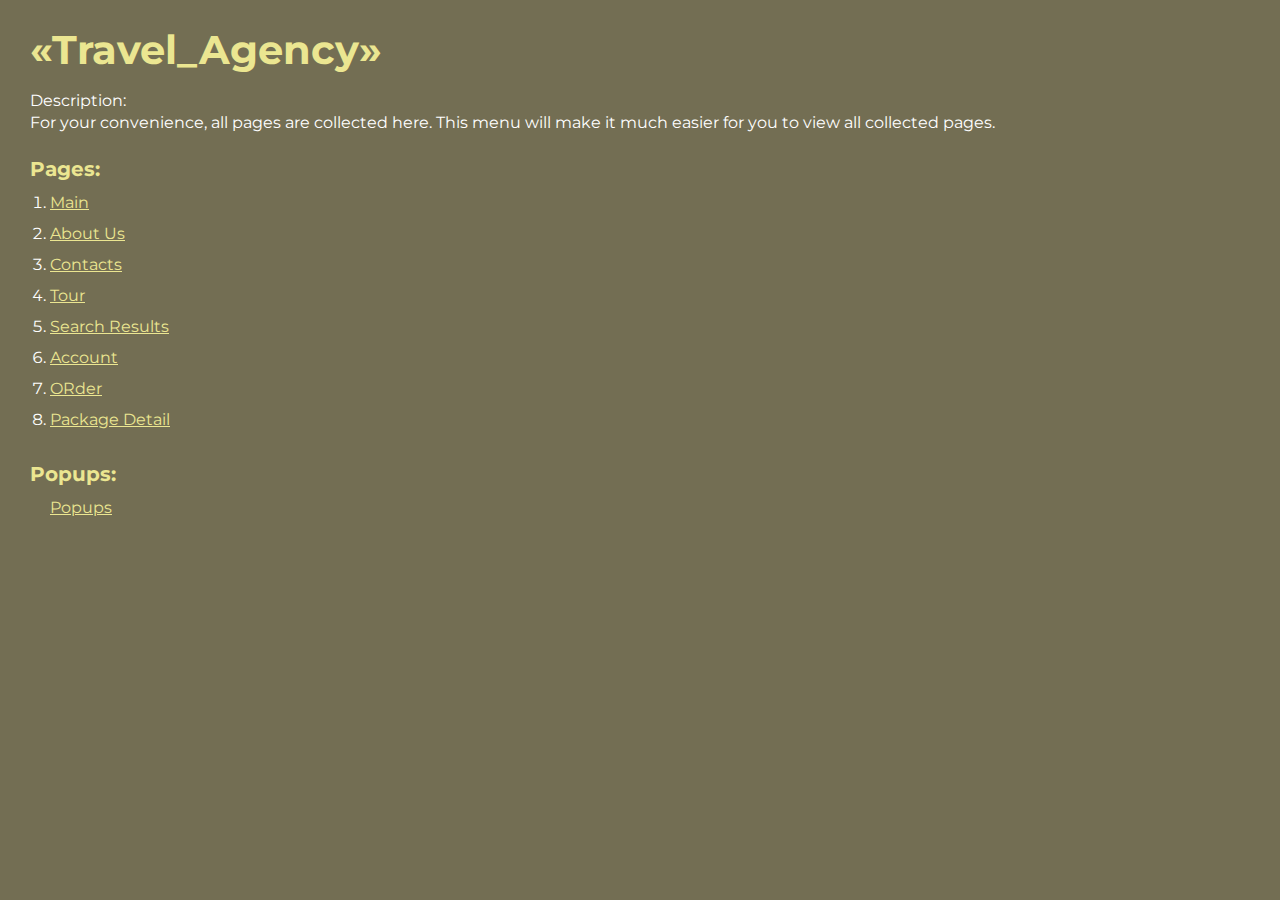
<file: index.html>
<!DOCTYPE html>
<html>

<head>
	<meta charset="UTF-8">
	<meta name="viewport" content="width=device-width, initial-scale=1.0">
	<title>«Travel_Agency»</title>
</head>

<body>
	<div class="rootpage">
		<h1>«Travel_Agency»</h1>
		<div class="rootpage__info">
			Description:<br>
            <p>For your convenience, all pages are collected here. This menu will make it much easier for you to view all collected pages.</p>
		</div>
		<h2>Pages:</h2>
		<ol class="rootpage__list">
			<li><a target="_blank" href="home.html">Main</a></li>
			<li><a target="_blank" href="aboutUs.html">About Us</a></li>
			<li><a target="_blank" href="contacts.html">Contacts</a></li>
			<li><a target="_blank" href="tour.html">Tour</a></li>
			<li><a target="_blank" href="searchResults.html">Search Results</a></li>
			<li><a target="_blank" href="account.html">Account</a></li>
			<li><a target="_blank" href="order.html">ORder</a></li>
			<li><a target="_blank" href="packageDetail.html">Package Detail</a></li>
		</ol>
		<h2>Popups:</h2>
		<ol class="rootpage__list">
			<a href="popup-list.html" target="_blank" class="rootpage__link">Popups</a>
		</ol>
	</div>
</body>
<style>
	@charset "UTF-8";
	@import url("https://fonts.googleapis.com/css?family=Montserrat:regular,700&display=swap");

	*,
	*::before,
	*::after {
		padding: 0px;
		margin: 0px;
		border: 0px;
		box-sizing: border-box;
	}

	html,
	body {
		height: 100%;
		margin: 0;
		padding: 0;
		min-width: 320px;
		width: 100%;
		color: #fff;
		background-color: #736e53;
	}

	body {
		font-family: Montserrat;
		font-size: 100%;
		line-height: 1;
		font-size: 1rem;
	}

	a {
		text-decoration: underline;
		color: #ebe691
	}

	a:visited {
		text-decoration: underline;
		color: #aaa768;
	}

	a:hover {
		text-decoration: none;
	}

	ul li {
		list-style: none;
	}

	img {
		vertical-align: top;
	}

	.wrapper {
		width: 100%;
		min-height: 100%;
		overflow: hidden;
	}

	.rootpage {
		padding: 30px;
		display: flex;
		flex-direction: column;
		align-items: flex-start;
	}

	@media (max-width: 767px) {
		.rootpage {
			padding: 30px 15px;
		}
	}

	h1 {
		color: #ebe691;
		font-size: 2.5rem;
		margin: 0px 0px 1.25rem 0px;
	}

	@media (max-width: 767px) {
		h1 {
			font-size: 1.85rem;
			margin: 0px 0px 1.25rem 0px;
		}
	}

	h2 {
		color: #ebe691;
		font-size: 1.25rem;
		margin: 0px 0px 1rem 0px;
	}

	@media (max-width: 767px) {
		h2 {
			font-size: 1.125rem;
			margin: 0px 0px 1rem 0px;
		}
	}

	.rootpage__info {
		line-height: 140%;
		margin: 0px 0px 1.5rem 0px;
	}

	.rootpage__list {
		margin: 0px 0px 2.25rem 1.25rem;
	}

	.rootpage__list li:not(:last-child) {
		margin: 0px 0px 15px 0px;
	}

	.rootpage__contacts,
	.rootpage__tnx {
		border-radius: 200px;
		padding: 20px 65px;
		line-height: 140%;
	}

	@media (max-width: 767px) {

		.rootpage__contacts,
		.rootpage__tnx {
			border-radius: 40px;
			padding: 20px;
		}
	}

	.rootpage__contacts {
		background: #32b5a4;

	}

	.rootpage__contacts a {
		color: #ebe691;
	}

	.rootpage__tnx {
		background: #c22d63;
		margin: 0px 0px 1rem 0px;
	}
</style>

</html>
</file>
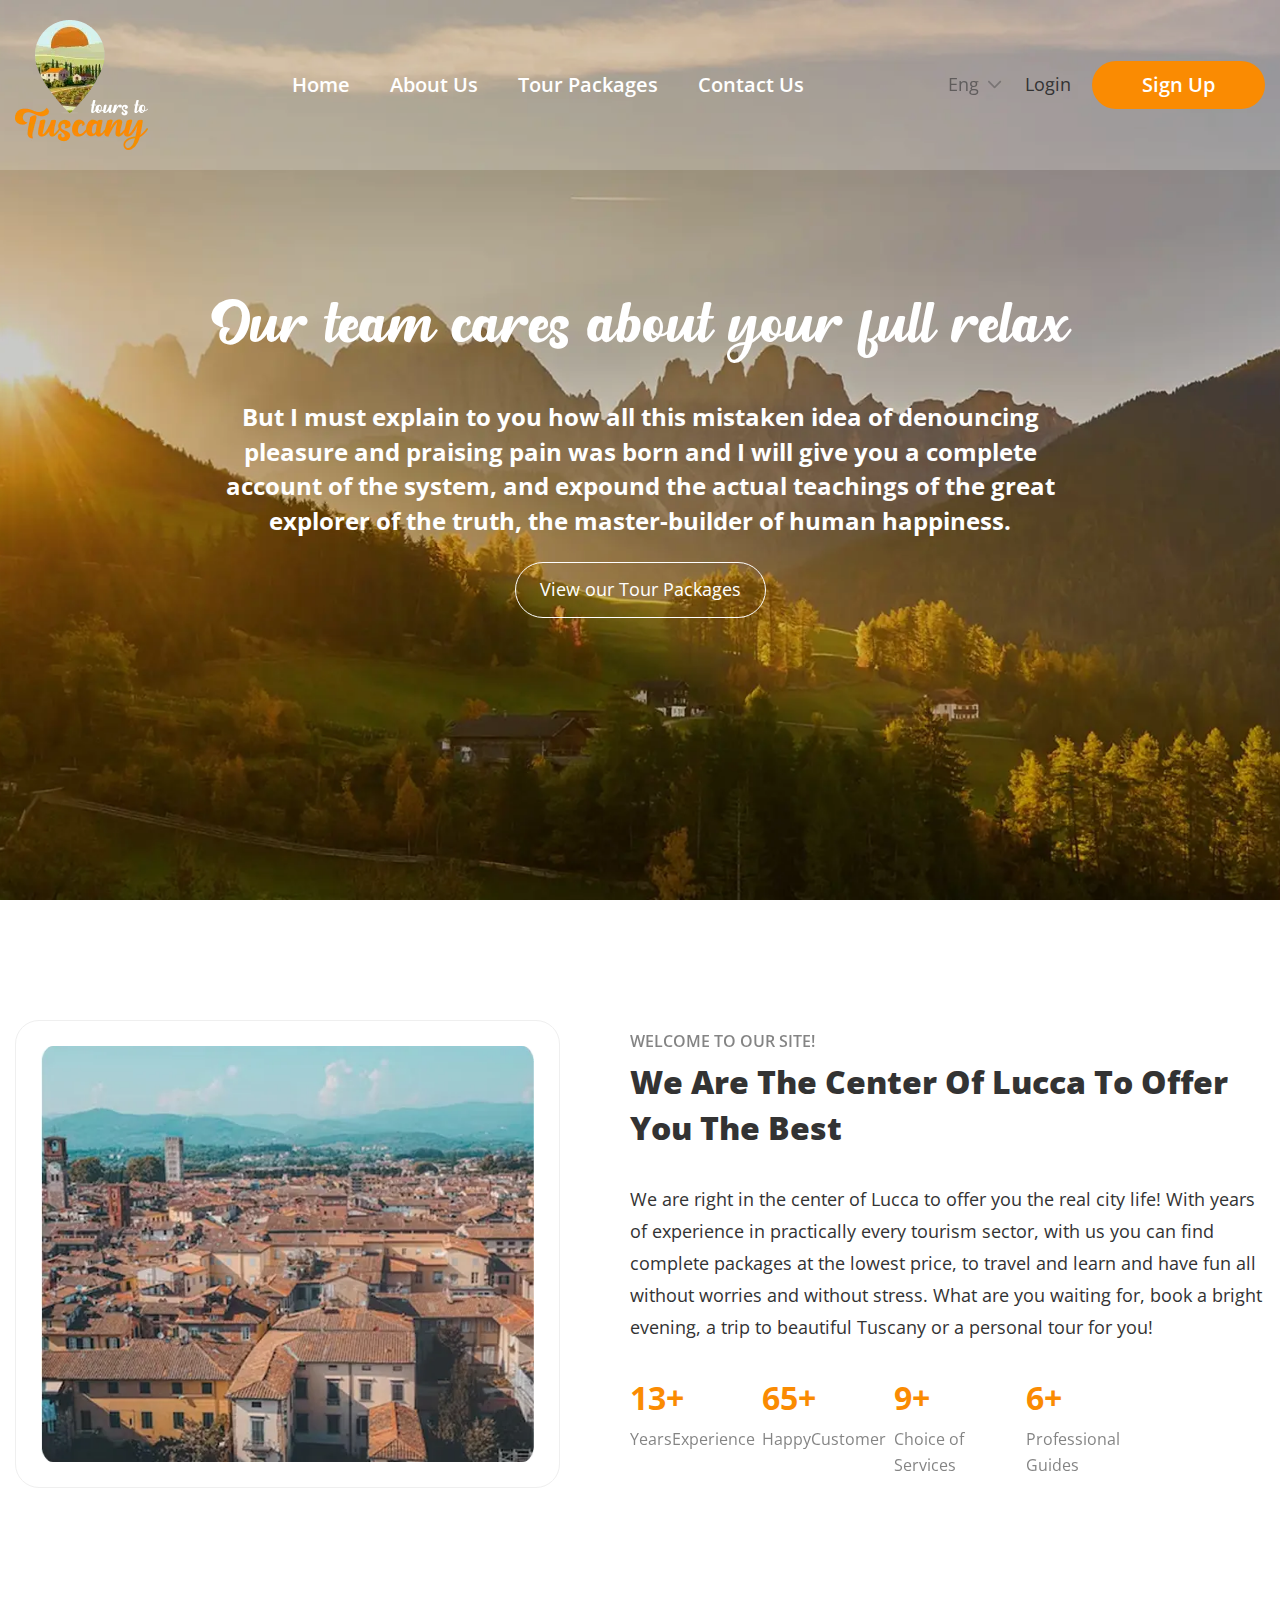
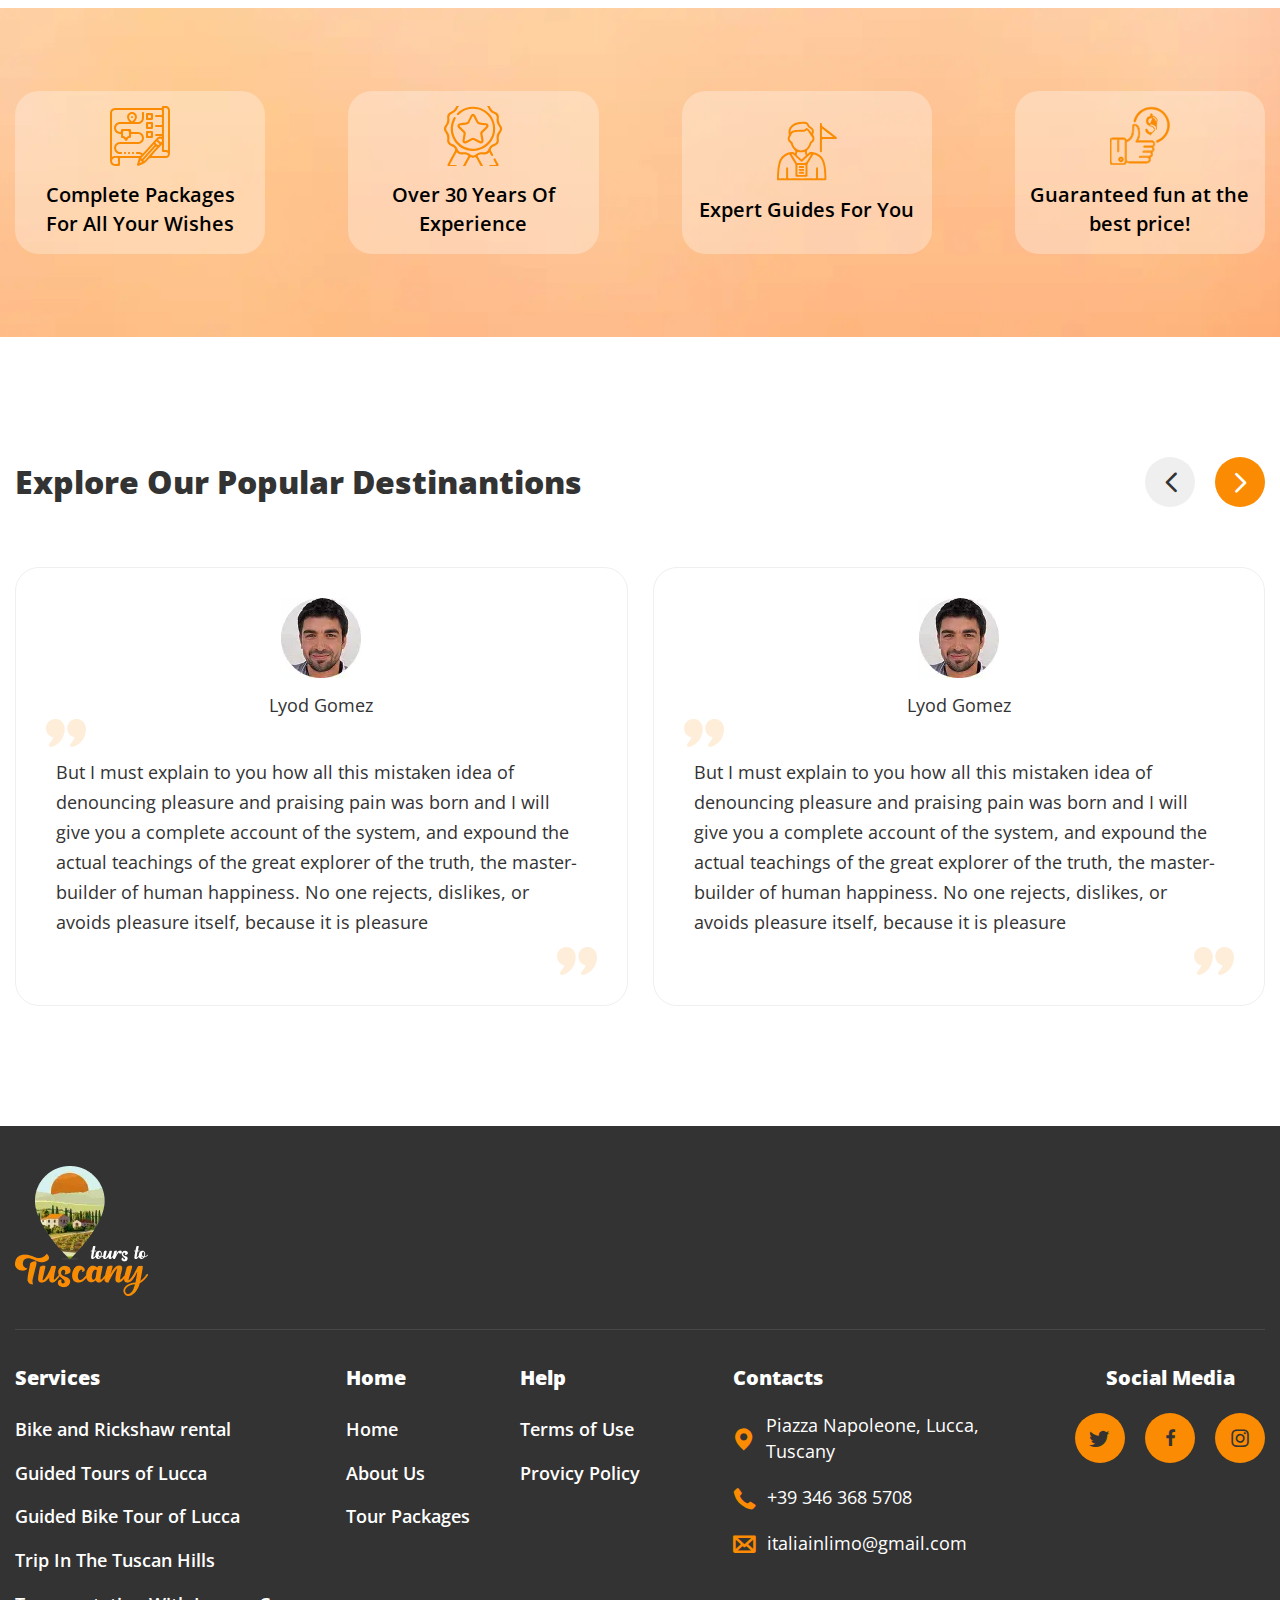
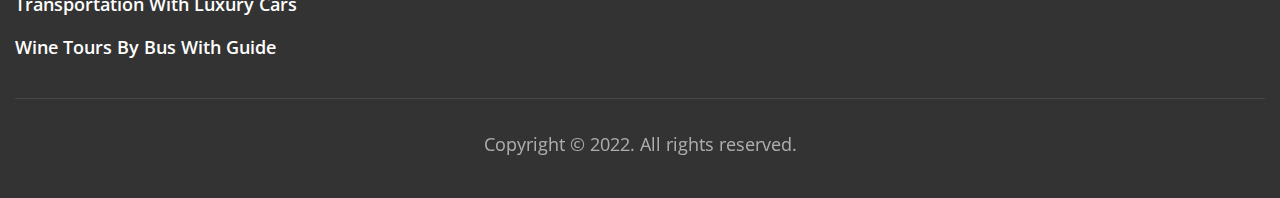
<file: aboutUs.html>
<!DOCTYPE html>
<html lang="en">

<head>
	<title>HomePage</title>
	<meta charset="UTF-8">
	<meta name="format-detection" content="telephone=no">
	<!-- <style>body{opacity: 0;}</style> -->
	<link rel="stylesheet" href="css/style.min.css?_v=20250424225832">
	<link rel="shortcut icon" href="favicon.ico">
	<!-- <meta name="robots" content="noindex, nofollow"> -->
	<meta name="viewport" content="width=device-width, initial-scale=1.0">
</head>

<body>
	<div class="wrapper">
		<header class="header">
			<div class="header__container">
				<a href="home.html" class="header__logo">
					<img src="img/logo.webp" alt="Logo">
				</a>
				<div class="header__menu menu" data-da=".actions-header,991">
					<button type="button" class="menu__icon icon-menu"><span></span></button>
					<nav class="menu__body">
						<ul class="menu__list">
							<li class="menu__item"><a href="home.html" class="menu__link">Home</a></li>
							<li class="menu__item"><a href="aboutUs.html" class="menu__link">About Us</a></li>
							<li class="menu__item"><a href="tour.html" class="menu__link">Tour Packages</a></li>
							<li class="menu__item"><a href="contacts.html" class="menu__link">Contact Us</a></li>
						</ul>
					</nav>
				</div>
				<div class="header__actions actions-header">
					<select class="actions-header__language _icon-mini-arrow" name="form[]" data-class-modif="language">
						<option value="1" selected>Eng</option>
						<option value="2">Ua</option>
					</select>
					<div class="actions-header__account account-actions" data-da=".menu__body,360,0">
						<a href="#" data-popup=".accountLogin" class="account-actions__action account-login">Login</a>
						<a href="#" data-popup=".accountCreate" class="account-actions__action account-sigin button">Sign Up</a>
					</div>
					<div class="actions-header__profile profile-actions-header">
						<button class="profile-actions-header__photo-body">
							<img src="img/users/user.webp" alt="Image">
						</button>
						<div class="profile-actions-header__menu menu-profile">
							<a href="order.html" class="menu-profile__action _icon-tickets">My Tickets</a>
							<button type="button" class="menu-profile__action _icon-logout">Logout</button>
						</div>
					</div>
				</div>
			</div>
		</header>
		<main class="aboutUs">
			<section class="aboutUs__intro intro-aboutUs">
				<div class="intro-aboutUs__container">
					<div class="intro-aboutUs__body">
						<h1 class="intro-aboutUs__title title-intro">Our team cares about your full relax</h1>
						<div class="intro-aboutUs__text">
							<p>But I must explain to you how all this mistaken idea of denouncing pleasure and praising pain was born and I will give you a complete account of the system, and expound the actual teachings of the great explorer of the truth, the master-builder of human happiness.</p>
						</div>
						<a href="tour.html" class="intro-aboutUs__button">View our Tour Packages</a>
					</div>
				</div>
			</section>
			<section class="aboutUs__offer-the-best about">
				<div class="about__container">
					<div class="about__content content-about">
						<div class="content-about__photo-body">
							<img src="img/photo/city.webp" alt="Image">
						</div>
					</div>
					<div class="about__body">
						<div class="about__header header-about">
							<h4 class="header-about__label">WELCOME TO OUR SITE!</h4>
							<h2 class="header-about__title">We Are The Center Of Lucca To Offer You The Best</h2>
						</div>
						<div class="about__text">
							<p>We are right in the center of Lucca to offer you the real city life! With years of experience in practically every tourism sector, with us you can find complete packages at the lowest price, to travel and learn and have fun all without worries and without stress. What are you waiting for, book a bright evening, a trip to beautiful Tuscany or a personal tour for you!</p>
						</div>
						<div data-watch class="about__items">
							<div class="about__item item-about">
								<div class="item-about__number"><span data-digits-counter data-digits-counter-speed="1200" class="item-about__number-body">20</span>+</div>
								<h6 class="item-about__label">YearsExperience</h6>
							</div>
							<div class="about__item item-about">
								<div class="item-about__number"><span data-digits-counter data-digits-counter-speed="1200" class="item-about__number-body">100</span>+</div>
								<h6 class="item-about__label">HappyCustomer</h6>
							</div>
							<div class="about__item item-about">
								<div class="item-about__number"><span data-digits-counter data-digits-counter-speed="1200" class="item-about__number-body">15</span>+</div>
								<h6 class="item-about__label">Choice of Services</h6>
							</div>
							<div class="about__item item-about">
								<div class="item-about__number"><span data-digits-counter data-digits-counter-speed="1200" class="item-about__number-body">10</span>+</div>
								<h6 class="item-about__label">Professional Guides</h6>
							</div>
						</div>
					</div>
				</div>
			</section>
			<section class="aboutUs__advantages advantages background--orange">
				<div class="advantages__container">
					<div class="advantages__items">
						<article class="advantages__item item-advantages blur--card">
							<img src="img/item-icons/item_icon_1.svg" alt="Icon">
							<h4 class="item-advantages__title">Complete Packages For All Your Wishes</h4>
						</article>
						<article class="advantages__item item-advantages blur--card">
							<img src="img/item-icons/item_icon_2.svg" alt="Icon">
							<h4 class="item-advantages__title">Over 30 Years Of Experience</h4>
						</article>
						<article class="advantages__item item-advantages blur--card">
							<img src="img/item-icons/item_icon_3.svg" alt="Icon">
							<h4 class="item-advantages__title">Expert Guides For You</h4>
						</article>
						<article class="advantages__item item-advantages blur--card">
							<img src="img/item-icons/item_icon_4.svg" alt="Icon">
							<h4 class="item-advantages__title">Guaranteed fun at the best price!</h4>
						</article>
					</div>
				</div>
			</section>
			<section class="aboutUs__reviews reviews">
				<div class="reviews__container">
					<div class="reviews__header header-section">
						<h2 class="header-section__title">Explore Our Popular Destinantions </h2>
						<div class="header-section__arrows">
							<button class="header-section__arrow _icon-mini-arrow swiper-button-prev reviews--button-prev"></button>
							<button class="header-section__arrow _icon-mini-arrow swiper-button-next reviews--button-next"></button>
						</div>
					</div>
					<div class="reviews__body">
						<div class="reviews__slider swiper">
							<div class="reviews__wrapper swiper-wrapper">
								<div class="reviews__slide swiper-slide">
									<article class="review">
										<div class="review__user user-review">
											<div class="user-review__photo">
												<img src="img/users/user.webp" alt="Photo User" class="user-reviews__avatar">
											</div>
											<h5 class="user-review__name">Lyod Gomez</h5>
										</div>
										<div class="review__text">
											<p>But I must explain to you how all this mistaken idea of denouncing pleasure and praising pain was born and I will give you a complete account of the system, and expound the actual teachings of the great explorer of the truth, the master-builder of human happiness. No one rejects, dislikes, or avoids pleasure itself, because it is pleasure</p>
										</div>
									</article>
								</div>
								<div class="reviews__slide swiper-slide">
									<article class="review">
										<div class="review__user user-review">
											<div class="user-review__photo">
												<img src="img/users/user.webp" alt="Photo User" class="user-reviews__avatar">
											</div>
											<h5 class="user-review__name">Lyod Gomez</h5>
										</div>
										<div class="review__text">
											<p>But I must explain to you how all this mistaken idea of denouncing pleasure and praising pain was born and I will give you a complete account of the system, and expound the actual teachings of the great explorer of the truth, the master-builder of human happiness. No one rejects, dislikes, or avoids pleasure itself, because it is pleasure</p>
										</div>
									</article>
								</div>
								<div class="reviews__slide swiper-slide">
									<article class="review">
										<div class="review__user user-review">
											<div class="user-review__photo">
												<img src="img/users/user.webp" alt="Photo User" class="user-reviews__avatar">
											</div>
											<h5 class="user-review__name">Lyod Gomez</h5>
										</div>
										<div class="review__text">
											<p>But I must explain to you how all this mistaken idea of denouncing pleasure and praising pain was born and I will give you a complete account of the system, and expound the actual teachings of the great explorer of the truth, the master-builder of human happiness. No one rejects, dislikes, or avoids pleasure itself, because it is pleasure</p>
										</div>
									</article>
								</div>
								<div class="reviews__slide swiper-slide">
									<article class="review">
										<div class="review__user user-review">
											<div class="user-review__photo">
												<img src="img/users/user.webp" alt="Photo User" class="user-reviews__avatar">
											</div>
											<h5 class="user-review__name">Lyod Gomez</h5>
										</div>
										<div class="review__text">
											<p>But I must explain to you how all this mistaken idea of denouncing pleasure and praising pain was born and I will give you a complete account of the system, and expound the actual teachings of the great explorer of the truth, the master-builder of human happiness. No one rejects, dislikes, or avoids pleasure itself, because it is pleasure</p>
										</div>
									</article>
								</div>
								<div class="reviews__slide swiper-slide">
									<article class="review">
										<div class="review__user user-review">
											<div class="user-review__photo">
												<img src="img/users/user.webp" alt="Photo User" class="user-reviews__avatar">
											</div>
											<h5 class="user-review__name">Lyod Gomez</h5>
										</div>
										<div class="review__text">
											<p>But I must explain to you how all this mistaken idea of denouncing pleasure and praising pain was born and I will give you a complete account of the system, and expound the actual teachings of the great explorer of the truth, the master-builder of human happiness. No one rejects, dislikes, or avoids pleasure itself, because it is pleasure</p>
										</div>
									</article>
								</div>
								<div class="reviews__slide swiper-slide">
									<article class="review">
										<div class="review__user user-review">
											<div class="user-review__photo">
												<img src="img/users/user.webp" alt="Photo User" class="user-reviews__avatar">
											</div>
											<h5 class="user-review__name">Lyod Gomez</h5>
										</div>
										<div class="review__text">
											<p>But I must explain to you how all this mistaken idea of denouncing pleasure and praising pain was born and I will give you a complete account of the system, and expound the actual teachings of the great explorer of the truth, the master-builder of human happiness. No one rejects, dislikes, or avoids pleasure itself, because it is pleasure</p>
										</div>
									</article>
								</div>
							</div>
						</div>
					</div>
				</div>
			</section>
		</main>
		<footer class="footer">
			<div class="footer__container">
				<div class="footer__top">
					<img class="footer__logo" src="img/logo.webp" alt="Image">
				</div>
				<div class="footer__center center-footer">
					<div data-spollers="479.98" class="center-footer__spollers spollers-footer">
						<details class="spollers-footer__item">
							<summary class="spollers-footer__title footer--block--title">Services</summary>
							<div class="spollers-footer__body">
								<ul class="spollers-footer__list">
									<li class="spollers-footer__item-list">
										<a href="#" class="spollers-footer__link">Bike and Rickshaw rental</a>
									</li>
									<li class="spollers-footer__item-list">
										<a href="#" class="spollers-footer__link">Guided Tours of Lucca</a>
									</li>
									<li class="spollers-footer__item-list">
										<a href="#" class="spollers-footer__link">Guided Bike Tour of Lucca</a>
									</li>
									<li class="spollers-footer__item-list">
										<a href="#" class="spollers-footer__link">Trip In The Tuscan Hills</a>
									</li>
									<li class="spollers-footer__item-list">
										<a href="#" class="spollers-footer__link">Transportation With Luxury Cars</a>
									</li>
									<li class="spollers-footer__item-list">
										<a href="#" class="spollers-footer__link">Wine Tours By Bus With Guide</a>
									</li>
								</ul>
							</div>
						</details>
						<details class="spollers-footer__item">
							<summary class="spollers-footer__title footer--block--title">Home</summary>
							<div class="spollers-footer__body">
								<ul class="spollers-footer__list">
									<li class="spollers-footer__item-list">
										<a href="#" class="spollers-footer__link">Home</a>
									</li>
									<li class="spollers-footer__item-list">
										<a href="#" class="spollers-footer__link">About Us</a>
									</li>
									<li class="spollers-footer__item-list">
										<a href="#" class="spollers-footer__link">Tour Packages</a>
									</li>
								</ul>
							</div>
						</details>
						<details class="spollers-footer__item">
							<summary class="spollers-footer__title footer--block--title">Help</summary>
							<div class="spollers-footer__body">
								<ul class="spollers-footer__list">
									<li class="spollers-footer__item-list">
										<a href="#" class="spollers-footer__link">Terms of Use</a>
									</li>
									<li class="spollers-footer__item-list">
										<a href="#" class="spollers-footer__link">Provicy Policy</a>
									</li>
								</ul>
							</div>
						</details>
					</div>
					<div class="center-footer__info info-footer">
						<div class="info-footer__contacts contacts-info-footer">
							<h4 class="contacts-info-footer__title footer--block--title">Contacts</h4>
							<ul class="contacts-info-footer__list">
								<li class="contacts-info-footer__item _icon-maps-marker">
									<a href="#" class="contacts-info-footer__link">Piazza Napoleone, Lucca, Tuscany</a>
								</li>
								<li class="contacts-info-footer__item _icon-phone">
									<a href="#" class="contacts-info-footer__link">+39 346 368 5708</a>
								</li>
								<li class="contacts-info-footer__item _icon-mail">
									<a href="#" class="contacts-info-footer__link">italiainlimo@gmail.com</a>
								</li>
							</ul>
						</div>
						<div class="info-footer__socials socials-info-footer">
							<div class="socials-info-footer__title footer--block--title">Social Media</div>
							<div class="socials-info-footer__body">
								<a href="#" class="socials-info-footer__link _icon-s-twitter"></a>
								<a href="#" class="socials-info-footer__link _icon-s-facebook"></a>
								<a href="#" class="socials-info-footer__link _icon-s-instagram"></a>
							</div>
						</div>
					</div>
				</div>
				<div class="footer__bottom bottom-footer">
					<div class="bottom-footer__copyright">
						<p>Copyright © 2022. All rights reserved.</p>
					</div>
				</div>
			</div>
		</footer>
	</div>
	<div id="account" aria-hidden="true" class="create-account popup accountCreate">
		<div class="create-account__wrapper popup__wrapper">
			<div class="create-account__content popup__content">
				<form class="popup__form form-popup">
					<div class="form-popup__header">
						<h3 class="form-popup__title">Create Account</h3>
						<button data-close type="button" class="popup__close">
							<svg viewBox="0 0 23 23" fill="none" xmlns="http://www.w3.org/2000/svg">
								<path opacity="0.850056" d="M1.73333 1.48883L21.5469 21.0288" stroke="#979797" stroke-linecap="square" />
								<path opacity="0.850056" d="M21.2667 1.48883L1.45309 21.0288" stroke="#979797" stroke-linecap="square" />
							</svg>
						</button>
					</div>
					<div class="form-popup__body">
						<div class="form-popup__item item-form-popup">
							<label for="#" class="item-form-popup__label">Name and Surname</label>
							<input type="text" class="item-form-popup__input input--name" required placeholder="Enter your name and surname">
							<span class="item-form-popup__error span--error"></span>
						</div>
						<div class="form-popup__item item-form-popup">
							<label for="#" class="item-form-popup__label">Email Address</label>
							<input type="text" class="item-form-popup__input input--email" required placeholder="Enter your email address">
							<span class="item-form-popup__error span--error"></span>
						</div>
						<div class="form-popup__item item-form-popup">
							<label for="#" class="item-form-popup__label">Password</label>
							<div class="item-form-popup__password-container password-container">
								<input class="password-container__input input--password" type="password" id="passwordSign" required minlength="6" placeholder="Enter your password">
								<div class="password-container__content">
									<div class="password-container__eye">
										<img src="img/icons/eye-main.svg" alt="Image">
									</div>
								</div>
							</div>
							<span class="item-form-popup__error span--error"></span>
						</div>
						<div class="form-popup__coordination coordination">
							<div class="coordination__radio-body">
								<input type="checkbox" name="iAccept" id="iAccept" required class="coordination__radio-box">
							</div>
							<div class="coordination__description">I agree with <a href="#">Terms</a> and <a href="#">Privacy</a></div>
						</div>
					</div>
					<div class="form-popup__actions actions-form-popup">
						<button type="submit" class="actions-form-popup__sign-up">Sign Up</button>
						<span>or</span>
						<button class="actions-form-popup__sign-google"><span>Sign Up with Google</span></button>
					</div>
					<div class="form-popup__footer">
						<i>Already have an account? <a href="#" data-popup=".accountLogin">Log In</a></i>
					</div>
				</form>
			</div>
		</div>
	</div>

	<div id="accountLogin" aria-hidden="true" class="create-account popup accountLogin">
		<div class="create-account__wrapper popup__wrapper">
			<div class="create-account__content popup__content">
				<form class="popup__form form-popup">
					<div class="form-popup__header">
						<h3 class="form-popup__title">Login</h3>
					</div>
					<div class="form-popup__body">
						<div class="form-popup__item item-form-popup">
							<label for="#" class="item-form-popup__label">Email Address</label>
							<input type="text" class="item-form-popup__input" required placeholder="Enter your email address">
							<span class="item-form-popup__error span--error"></span>
						</div>
						<div class="form-popup__item item-form-popup">
							<label for="#" class="item-form-popup__label">Password</label>
							<div class="item-form-popup__password-container password-container">
								<input class="password-container__input" type="password" minlength="6" required id="passwordLogin" placeholder="Enter your password">
								<div class="password-container__content">
									<div class="password-container__eye">
										<img src="img/icons/eye-main.svg" alt="Image">
									</div>
								</div>
							</div>
							<span class="item-form-popup__error span--error"></span>
						</div>
						<div class="form-popup__coordination coordination">
							<a href="#" class="coordination__forgot" data-popup=".forgotPassword">Forgot your password?</a>
						</div>
					</div>
					<div class="form-popup__actions actions-form-popup">
						<button type="submit" class="actions-form-popup__sign-up">Sign In</button>
						<span>or</span>
						<button class="actions-form-popup__sign-google"><span>Sign In with Google</span></button>
					</div>
					<div class="form-popup__footer">
						<i>Don’t have an account ? <a href="#">Sign Up</a></i>
					</div>
				</form>
			</div>
		</div>
	</div>

	<div id="forgotPassword" aria-hidden="true" class="create-account popup forgotPassword">
		<div class="create-account__wrapper popup__wrapper">
			<div class="create-account__content popup__content">
				<form class="popup__form form-popup">
					<div class="form-popup__icon">
						<img src="img/icons/key.svg" alt="Image">
					</div>
					<div class="form-popup__header">
						<h3 class="form-popup__title">Forgot Password</h3>
					</div>
					<div class="form-popup__description">
						<p>No worries, we'll send you reset instructions.</p>
					</div>
					<div class="form-popup__body">
						<div class="form-popup__item item-form-popup">
							<label for="#" class="item-form-popup__label">Email Address</label>
							<input type="text" class="item-form-popup__input" required placeholder="Enter your email address">
							<span class="item-form-popup__error span--error"></span>
						</div>
					</div>
					<div class="form-popup__actions actions-form-popup">
						<button type="submit" class="actions-form-popup__reset-password button">Reset Password</button>
					</div>
					<div class="form-popup__footer">
						<a href="#" class="form-popup__back _icon-arrow" data-popup=".accountCreate">Back to Login</a>
					</div>
				</form>
			</div>
		</div>
	</div>

	<div id="checkEmail" aria-hidden="true" class="create-account popup checkEmail">
		<div class="create-account__wrapper popup__wrapper">
			<div class="create-account__content popup__content">
				<div class="popup__form form-popup">
					<div class="form-popup__icon">
						<img src="img/icons/mail.svg" alt="Image">
					</div>
					<div class="form-popup__header">
						<h3 class="form-popup__title">Check your email</h3>
					</div>
					<div class="form-popup__description">
						<p>We sent a password reset link to <br><b>loremipsum@gmail.com</b>.</p>
					</div>
					<div class="form-popup__actions actions-form-popup">
						<a href="#" class="actions-form-popup__open-email button">Open email app</a>
					</div>
					<div class="form-popup__footer">
						<i>Didn't receive the email? <a href="#" data-popup=".newPassword">Click to resend</a></i>
						<a href="#" class="form-popup__back _icon-arrow" data-popup=".accountCreate">Back to Login</a>
					</div>
				</div>
			</div>
		</div>
	</div>

	<div id="newPassword" aria-hidden="true" class="create-account popup newPassword">
		<div class="create-account__wrapper popup__wrapper">
			<div class="create-account__content popup__content">
				<form class="popup__form form-popup">
					<div class="form-popup__icon">
						<img src="img/icons/key.svg" alt="Image">
					</div>
					<div class="form-popup__header">
						<h3 class="form-popup__title">Set New Password</h3>
					</div>
					<div class="form-popup__description">
						<p>Your new password must be different from previously used passwords.</p>
					</div>
					<div class="form-popup__body">
						<div class="form-popup__item item-form-popup">
							<label for="#" class="item-form-popup__label">New Password</label>
							<div class="item-form-popup__password-container password-container">
								<input class="password-container__input password--one" type="password" minlength="6" required id="passwordLogin" placeholder="Enter your password">
								<div class="password-container__content">
									<div class="password-container__eye">
										<img src="img/icons/eye-main.svg" alt="Image">
									</div>
								</div>
							</div>
						</div>
						<div class="form-popup__item item-form-popup">
							<label for="#" class="item-form-popup__label">Confirm Password</label>
							<div class="item-form-popup__password-container password-container">
								<input class="password-container__input password--two" type="password" minlength="6" required id="passwordLogin" placeholder="Enter your password">
								<div class="password-container__content">
									<div class="password-container__eye">
										<img src="img/icons/eye-main.svg" alt="Image">
									</div>
								</div>
							</div>
						</div>
						<span class="item-form-popup__error span--error"></span>
					</div>
					<div class="form-popup__actions actions-form-popup">
						<button type="submit" class="actions-form-popup__reset-password button">Reset Password</button>
					</div>
					<div class="form-popup__footer">
						<a href="#" class="form-popup__back _icon-arrow" data-popup=".accountCreate">Back to Login</a>
					</div>
				</form>
			</div>
		</div>
	</div>

	<div id="passwordReset" aria-hidden="true" class="create-account popup passwordReset">
		<div class="create-account__wrapper popup__wrapper">
			<div class="create-account__content popup__content">
				<div class="popup__form form-popup">
					<div class="form-popup__icon icon--check-marker"></div>
					<div class="form-popup__header">
						<h3 class="form-popup__title">Password Reset</h3>
					</div>
					<div class="form-popup__description">
						<p>Your password has been successfully reset. Click below to login in magically.</p>
					</div>
					<div class="form-popup__actions actions-form-popup">
						<a href="#" class="actions-form-popup__open-email button">Continue</a>
					</div>
					<div class="form-popup__footer">
						<a href="#" class="form-popup__back _icon-arrow" data-popup=".accountCreate">Back to Login</a>
					</div>
				</div>
			</div>
		</div>
	</div>
	<!-- Документація: https://template.fls.guru/template-docs/modul-preloader.html -->
	<div id="fls-preloader">
		<!-- Скріпт прелоадера -->
		<script>
			function preloader() {
				const preloaderImages = document.querySelector('[data-preloader]') ? document.querySelectorAll('[data-preloader] img') : document.querySelectorAll('img');
				const preloaderContainer = document.querySelector('#fls-preloader');
				if (preloaderImages.length) {
					const preloaderStyleTemplate = `
				<style>
					* {
						padding: 0px;
						margin: 0px;
						border: 0px;
						box-sizing: border-box;
					}
					/* Головний блок */
					.fls-preloader{
						pointer-events: none;
						z-index: 1;
						position: fixed;
						width: 100%;
						height: 100%;
						top: 0;
						left: 0;
						display: flex;
						justify-content:center;
						align-items: center;
                        background-color: #fff;
					}
					/* Блок з елементами */
					.fls-preloader__body{
						padding: 0.93rem;
						max-width: 31.25rem;
						display: flex;
						flex-direction: column;
                        color: #FA8B02;
					}
					/* Блок з лічильником */
					.fls-preloader__counter{
						font-size: 7rem;
					}
					/* Прогресбар */
					.fls-preloader__line{}
					/* Лінія прогресбару */
					.fls-preloader__line span{
						display: inline-block;
						transition: width 0.2s ease;
						height: 0.8rem;
						background-color: #FA8B02;
					}
					.lock body{
						overflow: hidden;
						touch-action: none;
						overscroll-behavior: none;
					}
					.loading body>*:not(.fls-preloader){
						opacity: 0;
						visibility: hidden;
					}
					.loaded body>*:not(.fls-preloader){
						transition: opacity 0.5s ease 0s;
						opacity: 1;
						visibility: visible;
					}
				</style>`;

					document.head.insertAdjacentHTML("beforeend", preloaderStyleTemplate);

					const preloaderTemplate = `
					<div class="fls-preloader">
						<div class="fls-preloader__body">
							<div class="fls-preloader__counter">0%</div>
							<div class="fls-preloader__line"><span></span></div>
						</div>
					</div>`;
					document.body.insertAdjacentHTML("beforeend", preloaderTemplate);

					const
						preloader = document.querySelector('.fls-preloader'),
						showPecentLoad = document.querySelector('.fls-preloader__counter'),
						showLineLoad = document.querySelector('.fls-preloader__line span'),
						htmlDocument = document.documentElement;

					let imagesLoadedCount = counter = progress = 0;

					htmlDocument.classList.add('loading');
					htmlDocument.classList.add('lock');

					preloaderImages.forEach(preloaderImage => {
						const imgClone = document.createElement('img');
						if (imgClone) {
							imgClone.onload = imageLoaded;
							imgClone.onerror = imageLoaded;
							preloaderImage.dataset.src ? imgClone.src = preloaderImage.dataset.src : imgClone.src = preloaderImage.src;
						}
					});

					function setValueProgress(progress) {
						showPecentLoad ? showPecentLoad.innerText = `${progress}%` : null;
						showLineLoad ? showLineLoad.style.width = `${progress}%` : null;
					}
					showPecentLoad ? setValueProgress(progress) : null;

					function imageLoaded() {
						imagesLoadedCount++;
						progress = Math.round((100 / preloaderImages.length) * imagesLoadedCount);
						const intervalId = setInterval(() => {
							counter >= progress ? clearInterval(intervalId) : setValueProgress(++counter);
							counter >= 100 ? addLoadedClass() : null;
						}, 10);
					}

					function addLoadedClass() {
						htmlDocument.classList.add('loaded');
						htmlDocument.classList.remove('lock');
						htmlDocument.classList.remove('loading');
						setInterval(() => {
							preloader.remove();
							preloaderContainer.remove();
						}, 500);
					}
				} else {
					preloaderContainer.remove();
				}
			}
			preloader();
		</script>
	</div>
	<script src="js/app.min.js?_v=20250424225832"></script>

</body>

</html>
</file>
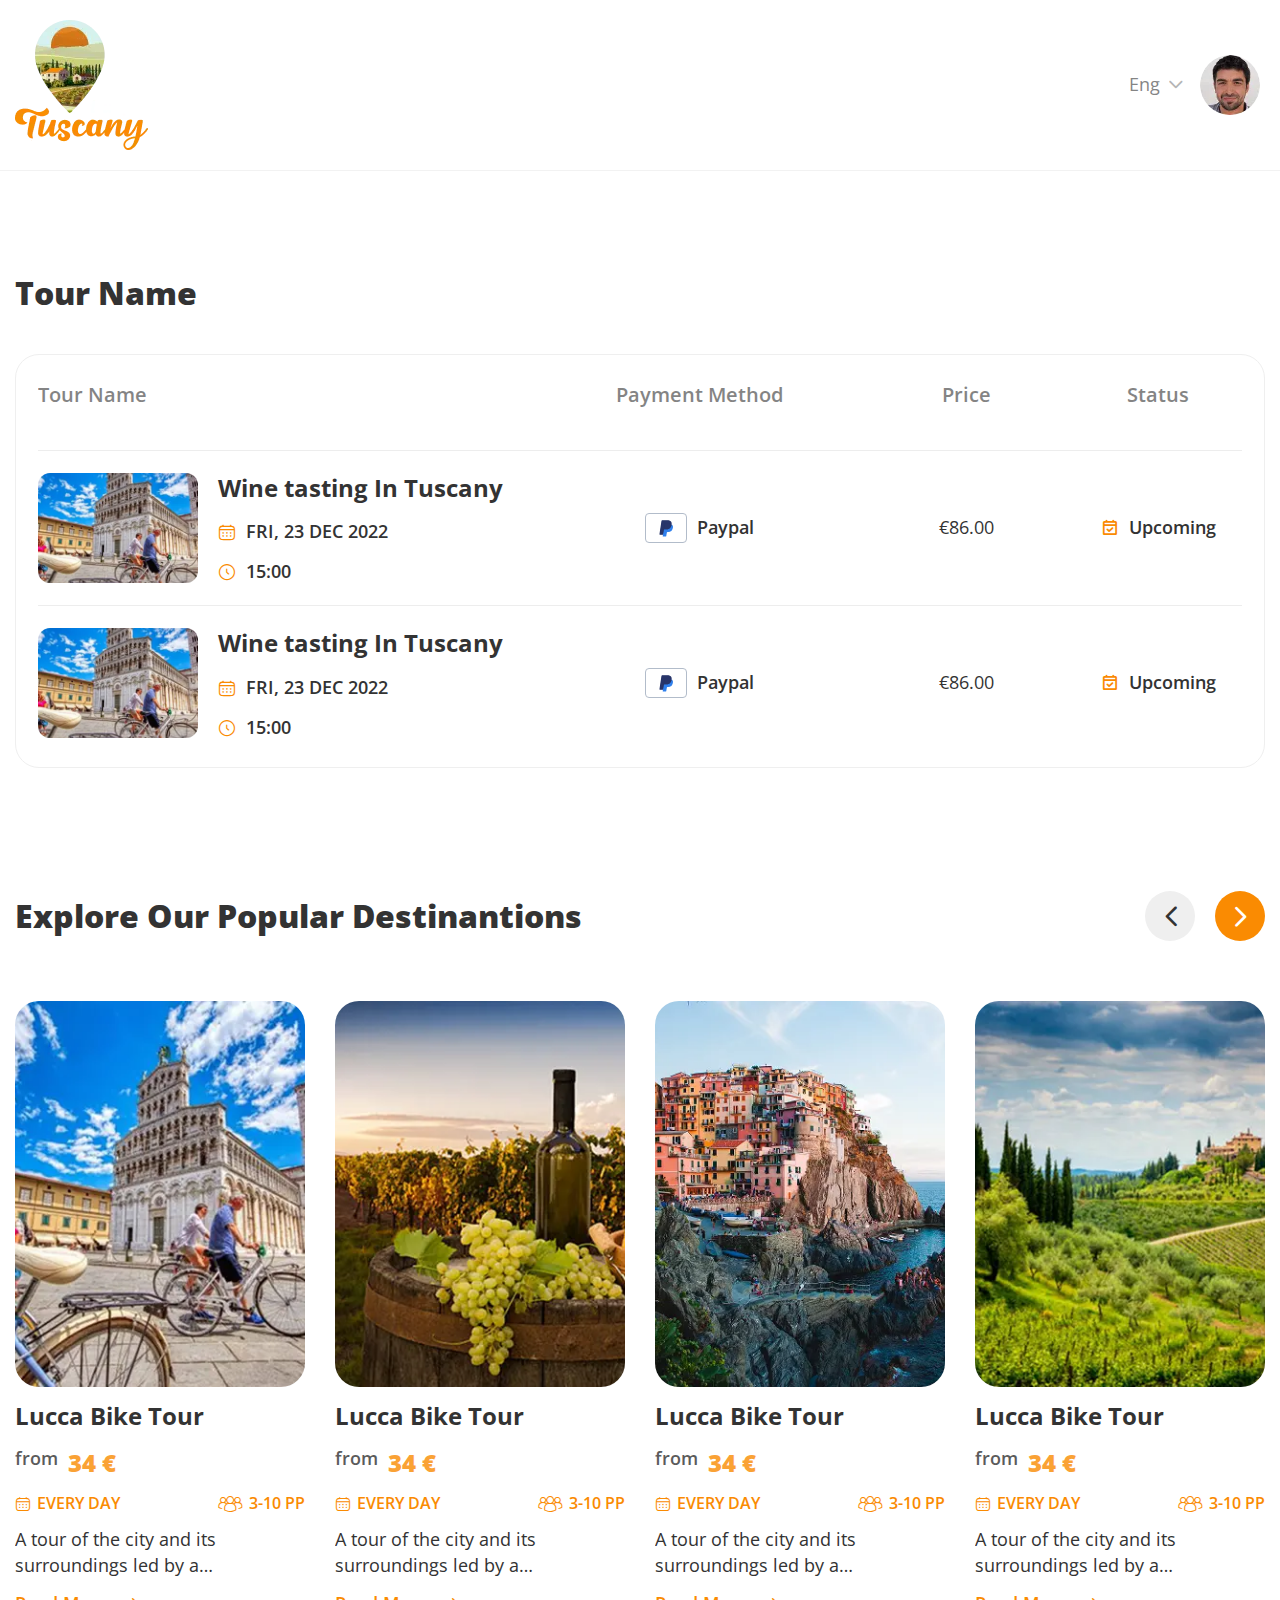
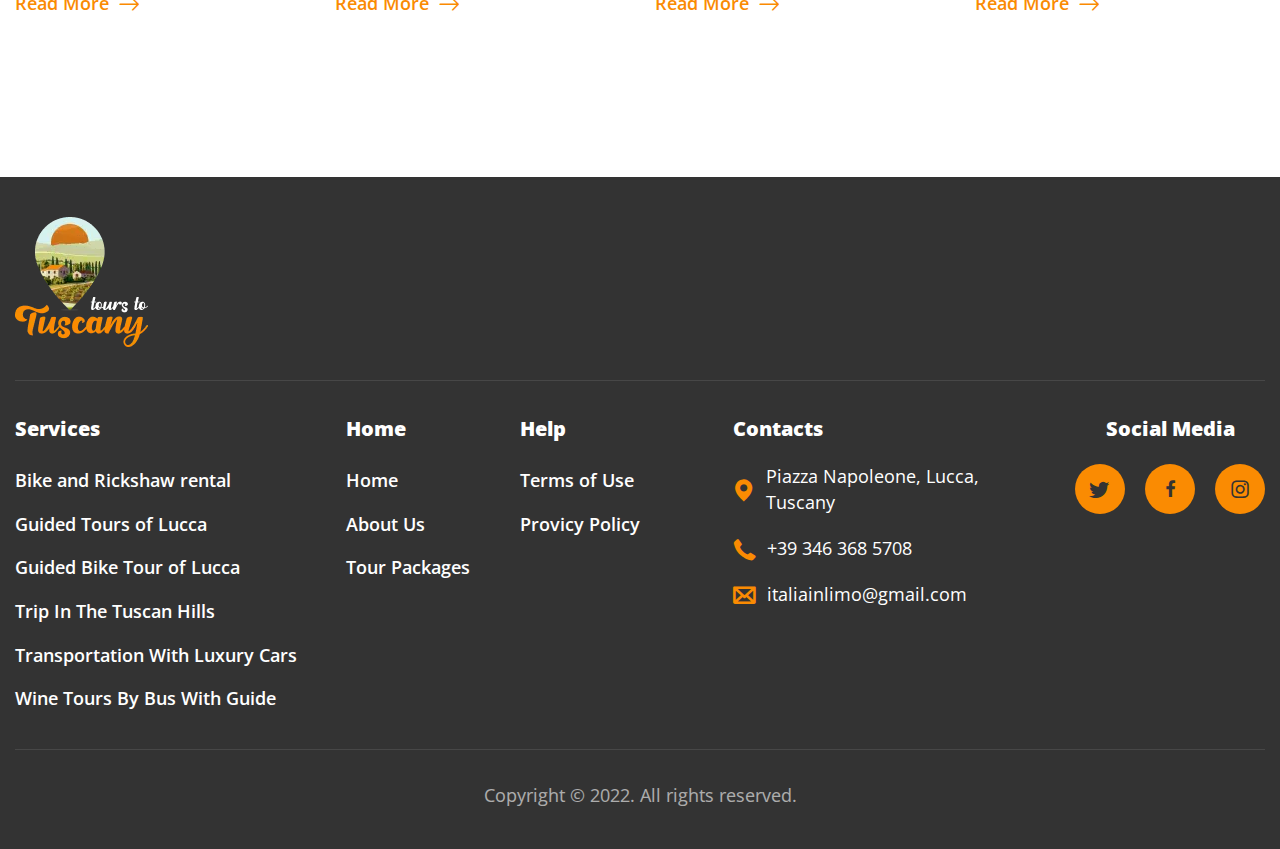
<file: account.html>
<!DOCTYPE html>
<html lang="en">

<head>
	<title>HomePage</title>
	<meta charset="UTF-8">
	<meta name="format-detection" content="telephone=no">
	<!-- <style>body{opacity: 0;}</style> -->
	<link rel="stylesheet" href="css/style.min.css?_v=20250424225832">
	<link rel="shortcut icon" href="favicon.ico">
	<!-- <meta name="robots" content="noindex, nofollow"> -->
	<meta name="viewport" content="width=device-width, initial-scale=1.0">
</head>

<body>
	<div class="wrapper account--wrapper">
		<header class="header">
			<div class="header__container">
				<a href="home.html" class="header__logo">
					<img src="img/logo.webp" alt="Logo">
				</a>
				<div class="header__menu menu" data-da=".actions-header,991">
					<button type="button" class="menu__icon icon-menu"><span></span></button>
					<nav class="menu__body">
						<ul class="menu__list">
							<li class="menu__item"><a href="home.html" class="menu__link">Home</a></li>
							<li class="menu__item"><a href="aboutUs.html" class="menu__link">About Us</a></li>
							<li class="menu__item"><a href="tour.html" class="menu__link">Tour Packages</a></li>
							<li class="menu__item"><a href="contacts.html" class="menu__link">Contact Us</a></li>
						</ul>
					</nav>
				</div>
				<div class="header__actions actions-header">
					<select class="actions-header__language _icon-mini-arrow" name="form[]" data-class-modif="language">
						<option value="1" selected>Eng</option>
						<option value="2">Ua</option>
					</select>
					<div class="actions-header__account account-actions" data-da=".menu__body,360,0">
						<a href="#" data-popup=".accountLogin" class="account-actions__action account-login">Login</a>
						<a href="#" data-popup=".accountCreate" class="account-actions__action account-sigin button">Sign Up</a>
					</div>
					<div class="actions-header__profile profile-actions-header">
						<button class="profile-actions-header__photo-body">
							<img src="img/users/user.webp" alt="Image">
						</button>
						<div class="profile-actions-header__menu menu-profile">
							<a href="order.html" class="menu-profile__action _icon-tickets">My Tickets</a>
							<button type="button" class="menu-profile__action _icon-logout">Logout</button>
						</div>
					</div>
				</div>
			</div>
		</header>
		<main class="account">
			<section class="account__tickets tickets">
				<div class="tickets__container">
					<div class="tickets__header header-tickets">
						<h2 class="header-tickets__title">Tour Name</h2>
					</div>
					<table class="my-tickets__table">
						<tbody>
							<tr class="my-tickets__row table-header">
								<th class="my-tickets__label">Tour Name</th>
								<th class="my-tickets__label">Payment Method</th>
								<th class="my-tickets__label">Price</th>
								<th class="my-tickets__label">Status</th>
							</tr>
							<tr class="my-tickets__row">
								<td data-cell="Tour Name" class="my-tickets__item">
									<div class="my-tickets__info info-my-tickets">
										<div class="info-my-tickets__photo">
											<img src="img/places/place_1.webp" alt="Image">
										</div>
										<div class="info-my-tickets__body">
											<h3 class="info-my-tickets__title">Wine tasting In Tuscany</h3>
											<time class="info-my-tickets__data _icon-calendar">FRI, 23 DEC 2022</time>
											<time class="info-my-tickets__time _icon-clock">15:00</time>
										</div>
									</div>
								</td>
								<td data-cell="Payment Method" class="my-tickets__item">
									<div class="my-tickets__payment">
										<div class="my-tickets__card card">
											<img src="img/item-icons/cards/PayPal.svg" alt="Image">
										</div>
										<span>Paypal</span>
									</div>
								</td>
								<td data-cell="Price" class="my-tickets__item">
									<span>€86.00</span>
								</td>
								<td data-cell="Status" class="my-tickets__item">
									<span class="my-tickets__status _icon-calendar-check">Upcoming</span>
								</td>
							</tr>
							<tr class="my-tickets__row">
								<td data-cell="Tour Name" class="my-tickets__item">
									<div class="my-tickets__info info-my-tickets">
										<div class="info-my-tickets__photo">
											<img src="img/places/place_1.webp" alt="Image">
										</div>
										<div class="info-my-tickets__body">
											<h3 class="info-my-tickets__title">Wine tasting In Tuscany</h3>
											<time class="info-my-tickets__data _icon-calendar">FRI, 23 DEC 2022</time>
											<time class="info-my-tickets__time _icon-clock">15:00</time>
										</div>
									</div>
								</td>
								<td data-cell="Payment Method" class="my-tickets__item">
									<div class="my-tickets__payment">
										<div class="my-tickets__card card">
											<img src="img/item-icons/cards/PayPal.svg" alt="Image">
										</div>
										<span>Paypal</span>
									</div>
								</td>
								<td data-cell="Price" class="my-tickets__item">
									<span>€86.00</span>
								</td>
								<td data-cell="Status" class="my-tickets__item">
									<span class="my-tickets__status _icon-calendar-check">Upcoming</span>
								</td>
							</tr>
						</tbody>
					</table>
				</div>
			</section>
			<section class="tickets__popular popular">
				<div class="popular__container">
					<div class="popular__header header-section">
						<h2 class="header-section__title">Explore Our Popular Destinantions </h2>
						<div class="header-section__arrows">
							<button class="header-section__arrow _icon-mini-arrow swiper-button-prev"></button>
							<button class="header-section__arrow _icon-mini-arrow swiper-button-next"></button>
						</div>
					</div>
					<div class="popular__body">
						<div class="popular__slider swiper">
							<div class="popular__wrapper swiper-wrapper">
								<div class="popular__slide swiper-slide">
									<a href="#" target="_blank" class="travel-card">
										<div class="travel-card__photo">
											<img src="img/places/place_1.webp" alt="Image">
										</div>
										<div class="travel-card__body">
											<h3 class="travel-card__title hover--title">Lucca Bike Tour</h3>
											<div class="travel-card__price">from<span>34 €</span></div>
											<div class="travel-card__info">
												<span class="travel-card__day _icon-calendar">EVERY DAY</span>
												<span class="travel-card__peoples _icon-peoples">3-10 PP</span>
											</div>
											<div class="travel-card__description">
												<p>A tour of the city and its surroundings led by a professional guide ...</p>
											</div>
											<h3 class="travel-card__more _icon-arrow">Read More</h3>
										</div>
									</a>
								</div>
								<div class="popular__slide swiper-slide">
									<a href="#" target="_blank" class="travel-card">
										<div class="travel-card__photo">
											<img src="img/places/place_2.webp" alt="Image">
										</div>
										<div class="travel-card__body">
											<h3 class="travel-card__title hover--title">Lucca Bike Tour</h3>
											<div class="travel-card__price">from<span>34 €</span></div>
											<div class="travel-card__info">
												<span class="travel-card__day _icon-calendar">EVERY DAY</span>
												<span class="travel-card__peoples _icon-peoples">3-10 PP</span>
											</div>
											<div class="travel-card__description">
												<p>A tour of the city and its surroundings led by a professional guide ...</p>
											</div>
											<h3 class="travel-card__more _icon-arrow">Read More</h3>
										</div>
									</a>
								</div>
								<div class="popular__slide swiper-slide">
									<a href="#" target="_blank" class="travel-card">
										<div class="travel-card__photo">
											<img src="img/places/place_3.webp" alt="Image">
										</div>
										<div class="travel-card__body">
											<h3 class="travel-card__title hover--title">Lucca Bike Tour</h3>
											<div class="travel-card__price">from<span>34 €</span></div>
											<div class="travel-card__info">
												<span class="travel-card__day _icon-calendar">EVERY DAY</span>
												<span class="travel-card__peoples _icon-peoples">3-10 PP</span>
											</div>
											<div class="travel-card__description">
												<p>A tour of the city and its surroundings led by a professional guide ...</p>
											</div>
											<h3 class="travel-card__more _icon-arrow">Read More</h3>
										</div>
									</a>
								</div>
								<div class="popular__slide swiper-slide">
									<a href="#" target="_blank" class="travel-card">
										<div class="travel-card__photo">
											<img src="img/places/place_4.webp" alt="Image">
										</div>
										<div class="travel-card__body">
											<h3 class="travel-card__title hover--title">Lucca Bike Tour</h3>
											<div class="travel-card__price">from<span>34 €</span></div>
											<div class="travel-card__info">
												<span class="travel-card__day _icon-calendar">EVERY DAY</span>
												<span class="travel-card__peoples _icon-peoples">3-10 PP</span>
											</div>
											<div class="travel-card__description">
												<p>A tour of the city and its surroundings led by a professional guide ...</p>
											</div>
											<h3 class="travel-card__more _icon-arrow">Read More</h3>
										</div>
									</a>
								</div>
								<div class="popular__slide swiper-slide">
									<a href="#" target="_blank" class="travel-card">
										<div class="travel-card__photo">
											<img src="img/places/place_1.webp" alt="Image">
										</div>
										<div class="travel-card__body">
											<h3 class="travel-card__title hover--title">Lucca Bike Tour</h3>
											<div class="travel-card__price">from<span>34 €</span></div>
											<div class="travel-card__info">
												<span class="travel-card__day _icon-calendar">EVERY DAY</span>
												<span class="travel-card__peoples _icon-peoples">3-10 PP</span>
											</div>
											<div class="travel-card__description">
												<p>A tour of the city and its surroundings led by a professional guide ...</p>
											</div>
											<h3 class="travel-card__more _icon-arrow">Read More</h3>
										</div>
									</a>
								</div>
								<div class="popular__slide swiper-slide">
									<a href="#" target="_blank" class="travel-card">
										<div class="travel-card__photo">
											<img src="img/places/place_3.webp" alt="Image">
										</div>
										<div class="travel-card__body">
											<h3 class="travel-card__title hover--title">Lucca Bike Tour</h3>
											<div class="travel-card__price">from<span>34 €</span></div>
											<div class="travel-card__info">
												<span class="travel-card__day _icon-calendar">EVERY DAY</span>
												<span class="travel-card__peoples _icon-peoples">3-10 PP</span>
											</div>
											<div class="travel-card__description">
												<p>A tour of the city and its surroundings led by a professional guide ...</p>
											</div>
											<h3 class="travel-card__more _icon-arrow">Read More</h3>
										</div>
									</a>
								</div>
								<div class="popular__slide swiper-slide">
									<a href="#" target="_blank" class="travel-card">
										<div class="travel-card__photo">
											<img src="img/places/place_2.webp" alt="Image">
										</div>
										<div class="travel-card__body">
											<h3 class="travel-card__title hover--title">Lucca Bike Tour</h3>
											<div class="travel-card__price">from<span>34 €</span></div>
											<div class="travel-card__info">
												<span class="travel-card__day _icon-calendar">EVERY DAY</span>
												<span class="travel-card__peoples _icon-peoples">3-10 PP</span>
											</div>
											<div class="travel-card__description">
												<p>A tour of the city and its surroundings led by a professional guide ...</p>
											</div>
											<h3 class="travel-card__more _icon-arrow">Read More</h3>
										</div>
									</a>
								</div>
								<div class="popular__slide swiper-slide">
									<a href="#" target="_blank" class="travel-card">
										<div class="travel-card__photo">
											<img src="img/places/place_4.webp" alt="Image">
										</div>
										<div class="travel-card__body">
											<h3 class="travel-card__title hover--title">Lucca Bike Tour</h3>
											<div class="travel-card__price">from<span>34 €</span></div>
											<div class="travel-card__info">
												<span class="travel-card__day _icon-calendar">EVERY DAY</span>
												<span class="travel-card__peoples _icon-peoples">3-10 PP</span>
											</div>
											<div class="travel-card__description">
												<p>A tour of the city and its surroundings led by a professional guide ...</p>
											</div>
											<h3 class="travel-card__more _icon-arrow">Read More</h3>
										</div>
									</a>
								</div>
							</div>
						</div>
					</div>
				</div>
			</section>
		</main>
		<footer class="footer">
			<div class="footer__container">
				<div class="footer__top">
					<img class="footer__logo" src="img/logo.webp" alt="Image">
				</div>
				<div class="footer__center center-footer">
					<div data-spollers="479.98" class="center-footer__spollers spollers-footer">
						<details class="spollers-footer__item">
							<summary class="spollers-footer__title footer--block--title">Services</summary>
							<div class="spollers-footer__body">
								<ul class="spollers-footer__list">
									<li class="spollers-footer__item-list">
										<a href="#" class="spollers-footer__link">Bike and Rickshaw rental</a>
									</li>
									<li class="spollers-footer__item-list">
										<a href="#" class="spollers-footer__link">Guided Tours of Lucca</a>
									</li>
									<li class="spollers-footer__item-list">
										<a href="#" class="spollers-footer__link">Guided Bike Tour of Lucca</a>
									</li>
									<li class="spollers-footer__item-list">
										<a href="#" class="spollers-footer__link">Trip In The Tuscan Hills</a>
									</li>
									<li class="spollers-footer__item-list">
										<a href="#" class="spollers-footer__link">Transportation With Luxury Cars</a>
									</li>
									<li class="spollers-footer__item-list">
										<a href="#" class="spollers-footer__link">Wine Tours By Bus With Guide</a>
									</li>
								</ul>
							</div>
						</details>
						<details class="spollers-footer__item">
							<summary class="spollers-footer__title footer--block--title">Home</summary>
							<div class="spollers-footer__body">
								<ul class="spollers-footer__list">
									<li class="spollers-footer__item-list">
										<a href="#" class="spollers-footer__link">Home</a>
									</li>
									<li class="spollers-footer__item-list">
										<a href="#" class="spollers-footer__link">About Us</a>
									</li>
									<li class="spollers-footer__item-list">
										<a href="#" class="spollers-footer__link">Tour Packages</a>
									</li>
								</ul>
							</div>
						</details>
						<details class="spollers-footer__item">
							<summary class="spollers-footer__title footer--block--title">Help</summary>
							<div class="spollers-footer__body">
								<ul class="spollers-footer__list">
									<li class="spollers-footer__item-list">
										<a href="#" class="spollers-footer__link">Terms of Use</a>
									</li>
									<li class="spollers-footer__item-list">
										<a href="#" class="spollers-footer__link">Provicy Policy</a>
									</li>
								</ul>
							</div>
						</details>
					</div>
					<div class="center-footer__info info-footer">
						<div class="info-footer__contacts contacts-info-footer">
							<h4 class="contacts-info-footer__title footer--block--title">Contacts</h4>
							<ul class="contacts-info-footer__list">
								<li class="contacts-info-footer__item _icon-maps-marker">
									<a href="#" class="contacts-info-footer__link">Piazza Napoleone, Lucca, Tuscany</a>
								</li>
								<li class="contacts-info-footer__item _icon-phone">
									<a href="#" class="contacts-info-footer__link">+39 346 368 5708</a>
								</li>
								<li class="contacts-info-footer__item _icon-mail">
									<a href="#" class="contacts-info-footer__link">italiainlimo@gmail.com</a>
								</li>
							</ul>
						</div>
						<div class="info-footer__socials socials-info-footer">
							<div class="socials-info-footer__title footer--block--title">Social Media</div>
							<div class="socials-info-footer__body">
								<a href="#" class="socials-info-footer__link _icon-s-twitter"></a>
								<a href="#" class="socials-info-footer__link _icon-s-facebook"></a>
								<a href="#" class="socials-info-footer__link _icon-s-instagram"></a>
							</div>
						</div>
					</div>
				</div>
				<div class="footer__bottom bottom-footer">
					<div class="bottom-footer__copyright">
						<p>Copyright © 2022. All rights reserved.</p>
					</div>
				</div>
			</div>
		</footer>
	</div>
	<div id="account" aria-hidden="true" class="create-account popup accountCreate">
		<div class="create-account__wrapper popup__wrapper">
			<div class="create-account__content popup__content">
				<form class="popup__form form-popup">
					<div class="form-popup__header">
						<h3 class="form-popup__title">Create Account</h3>
						<button data-close type="button" class="popup__close">
							<svg viewBox="0 0 23 23" fill="none" xmlns="http://www.w3.org/2000/svg">
								<path opacity="0.850056" d="M1.73333 1.48883L21.5469 21.0288" stroke="#979797" stroke-linecap="square" />
								<path opacity="0.850056" d="M21.2667 1.48883L1.45309 21.0288" stroke="#979797" stroke-linecap="square" />
							</svg>
						</button>
					</div>
					<div class="form-popup__body">
						<div class="form-popup__item item-form-popup">
							<label for="#" class="item-form-popup__label">Name and Surname</label>
							<input type="text" class="item-form-popup__input input--name" required placeholder="Enter your name and surname">
							<span class="item-form-popup__error span--error"></span>
						</div>
						<div class="form-popup__item item-form-popup">
							<label for="#" class="item-form-popup__label">Email Address</label>
							<input type="text" class="item-form-popup__input input--email" required placeholder="Enter your email address">
							<span class="item-form-popup__error span--error"></span>
						</div>
						<div class="form-popup__item item-form-popup">
							<label for="#" class="item-form-popup__label">Password</label>
							<div class="item-form-popup__password-container password-container">
								<input class="password-container__input input--password" type="password" id="passwordSign" required minlength="6" placeholder="Enter your password">
								<div class="password-container__content">
									<div class="password-container__eye">
										<img src="img/icons/eye-main.svg" alt="Image">
									</div>
								</div>
							</div>
							<span class="item-form-popup__error span--error"></span>
						</div>
						<div class="form-popup__coordination coordination">
							<div class="coordination__radio-body">
								<input type="checkbox" name="iAccept" id="iAccept" required class="coordination__radio-box">
							</div>
							<div class="coordination__description">I agree with <a href="#">Terms</a> and <a href="#">Privacy</a></div>
						</div>
					</div>
					<div class="form-popup__actions actions-form-popup">
						<button type="submit" class="actions-form-popup__sign-up">Sign Up</button>
						<span>or</span>
						<button class="actions-form-popup__sign-google"><span>Sign Up with Google</span></button>
					</div>
					<div class="form-popup__footer">
						<i>Already have an account? <a href="#" data-popup=".accountLogin">Log In</a></i>
					</div>
				</form>
			</div>
		</div>
	</div>

	<div id="accountLogin" aria-hidden="true" class="create-account popup accountLogin">
		<div class="create-account__wrapper popup__wrapper">
			<div class="create-account__content popup__content">
				<form class="popup__form form-popup">
					<div class="form-popup__header">
						<h3 class="form-popup__title">Login</h3>
					</div>
					<div class="form-popup__body">
						<div class="form-popup__item item-form-popup">
							<label for="#" class="item-form-popup__label">Email Address</label>
							<input type="text" class="item-form-popup__input" required placeholder="Enter your email address">
							<span class="item-form-popup__error span--error"></span>
						</div>
						<div class="form-popup__item item-form-popup">
							<label for="#" class="item-form-popup__label">Password</label>
							<div class="item-form-popup__password-container password-container">
								<input class="password-container__input" type="password" minlength="6" required id="passwordLogin" placeholder="Enter your password">
								<div class="password-container__content">
									<div class="password-container__eye">
										<img src="img/icons/eye-main.svg" alt="Image">
									</div>
								</div>
							</div>
							<span class="item-form-popup__error span--error"></span>
						</div>
						<div class="form-popup__coordination coordination">
							<a href="#" class="coordination__forgot" data-popup=".forgotPassword">Forgot your password?</a>
						</div>
					</div>
					<div class="form-popup__actions actions-form-popup">
						<button type="submit" class="actions-form-popup__sign-up">Sign In</button>
						<span>or</span>
						<button class="actions-form-popup__sign-google"><span>Sign In with Google</span></button>
					</div>
					<div class="form-popup__footer">
						<i>Don’t have an account ? <a href="#">Sign Up</a></i>
					</div>
				</form>
			</div>
		</div>
	</div>

	<div id="forgotPassword" aria-hidden="true" class="create-account popup forgotPassword">
		<div class="create-account__wrapper popup__wrapper">
			<div class="create-account__content popup__content">
				<form class="popup__form form-popup">
					<div class="form-popup__icon">
						<img src="img/icons/key.svg" alt="Image">
					</div>
					<div class="form-popup__header">
						<h3 class="form-popup__title">Forgot Password</h3>
					</div>
					<div class="form-popup__description">
						<p>No worries, we'll send you reset instructions.</p>
					</div>
					<div class="form-popup__body">
						<div class="form-popup__item item-form-popup">
							<label for="#" class="item-form-popup__label">Email Address</label>
							<input type="text" class="item-form-popup__input" required placeholder="Enter your email address">
							<span class="item-form-popup__error span--error"></span>
						</div>
					</div>
					<div class="form-popup__actions actions-form-popup">
						<button type="submit" class="actions-form-popup__reset-password button">Reset Password</button>
					</div>
					<div class="form-popup__footer">
						<a href="#" class="form-popup__back _icon-arrow" data-popup=".accountCreate">Back to Login</a>
					</div>
				</form>
			</div>
		</div>
	</div>

	<div id="checkEmail" aria-hidden="true" class="create-account popup checkEmail">
		<div class="create-account__wrapper popup__wrapper">
			<div class="create-account__content popup__content">
				<div class="popup__form form-popup">
					<div class="form-popup__icon">
						<img src="img/icons/mail.svg" alt="Image">
					</div>
					<div class="form-popup__header">
						<h3 class="form-popup__title">Check your email</h3>
					</div>
					<div class="form-popup__description">
						<p>We sent a password reset link to <br><b>loremipsum@gmail.com</b>.</p>
					</div>
					<div class="form-popup__actions actions-form-popup">
						<a href="#" class="actions-form-popup__open-email button">Open email app</a>
					</div>
					<div class="form-popup__footer">
						<i>Didn't receive the email? <a href="#" data-popup=".newPassword">Click to resend</a></i>
						<a href="#" class="form-popup__back _icon-arrow" data-popup=".accountCreate">Back to Login</a>
					</div>
				</div>
			</div>
		</div>
	</div>

	<div id="newPassword" aria-hidden="true" class="create-account popup newPassword">
		<div class="create-account__wrapper popup__wrapper">
			<div class="create-account__content popup__content">
				<form class="popup__form form-popup">
					<div class="form-popup__icon">
						<img src="img/icons/key.svg" alt="Image">
					</div>
					<div class="form-popup__header">
						<h3 class="form-popup__title">Set New Password</h3>
					</div>
					<div class="form-popup__description">
						<p>Your new password must be different from previously used passwords.</p>
					</div>
					<div class="form-popup__body">
						<div class="form-popup__item item-form-popup">
							<label for="#" class="item-form-popup__label">New Password</label>
							<div class="item-form-popup__password-container password-container">
								<input class="password-container__input password--one" type="password" minlength="6" required id="passwordLogin" placeholder="Enter your password">
								<div class="password-container__content">
									<div class="password-container__eye">
										<img src="img/icons/eye-main.svg" alt="Image">
									</div>
								</div>
							</div>
						</div>
						<div class="form-popup__item item-form-popup">
							<label for="#" class="item-form-popup__label">Confirm Password</label>
							<div class="item-form-popup__password-container password-container">
								<input class="password-container__input password--two" type="password" minlength="6" required id="passwordLogin" placeholder="Enter your password">
								<div class="password-container__content">
									<div class="password-container__eye">
										<img src="img/icons/eye-main.svg" alt="Image">
									</div>
								</div>
							</div>
						</div>
						<span class="item-form-popup__error span--error"></span>
					</div>
					<div class="form-popup__actions actions-form-popup">
						<button type="submit" class="actions-form-popup__reset-password button">Reset Password</button>
					</div>
					<div class="form-popup__footer">
						<a href="#" class="form-popup__back _icon-arrow" data-popup=".accountCreate">Back to Login</a>
					</div>
				</form>
			</div>
		</div>
	</div>

	<div id="passwordReset" aria-hidden="true" class="create-account popup passwordReset">
		<div class="create-account__wrapper popup__wrapper">
			<div class="create-account__content popup__content">
				<div class="popup__form form-popup">
					<div class="form-popup__icon icon--check-marker"></div>
					<div class="form-popup__header">
						<h3 class="form-popup__title">Password Reset</h3>
					</div>
					<div class="form-popup__description">
						<p>Your password has been successfully reset. Click below to login in magically.</p>
					</div>
					<div class="form-popup__actions actions-form-popup">
						<a href="#" class="actions-form-popup__open-email button">Continue</a>
					</div>
					<div class="form-popup__footer">
						<a href="#" class="form-popup__back _icon-arrow" data-popup=".accountCreate">Back to Login</a>
					</div>
				</div>
			</div>
		</div>
	</div>
	<!-- Документація: https://template.fls.guru/template-docs/modul-preloader.html -->
	<div id="fls-preloader">
		<!-- Скріпт прелоадера -->
		<script>
			function preloader() {
				const preloaderImages = document.querySelector('[data-preloader]') ? document.querySelectorAll('[data-preloader] img') : document.querySelectorAll('img');
				const preloaderContainer = document.querySelector('#fls-preloader');
				if (preloaderImages.length) {
					const preloaderStyleTemplate = `
				<style>
					* {
						padding: 0px;
						margin: 0px;
						border: 0px;
						box-sizing: border-box;
					}
					/* Головний блок */
					.fls-preloader{
						pointer-events: none;
						z-index: 1;
						position: fixed;
						width: 100%;
						height: 100%;
						top: 0;
						left: 0;
						display: flex;
						justify-content:center;
						align-items: center;
                        background-color: #fff;
					}
					/* Блок з елементами */
					.fls-preloader__body{
						padding: 0.93rem;
						max-width: 31.25rem;
						display: flex;
						flex-direction: column;
                        color: #FA8B02;
					}
					/* Блок з лічильником */
					.fls-preloader__counter{
						font-size: 7rem;
					}
					/* Прогресбар */
					.fls-preloader__line{}
					/* Лінія прогресбару */
					.fls-preloader__line span{
						display: inline-block;
						transition: width 0.2s ease;
						height: 0.8rem;
						background-color: #FA8B02;
					}
					.lock body{
						overflow: hidden;
						touch-action: none;
						overscroll-behavior: none;
					}
					.loading body>*:not(.fls-preloader){
						opacity: 0;
						visibility: hidden;
					}
					.loaded body>*:not(.fls-preloader){
						transition: opacity 0.5s ease 0s;
						opacity: 1;
						visibility: visible;
					}
				</style>`;

					document.head.insertAdjacentHTML("beforeend", preloaderStyleTemplate);

					const preloaderTemplate = `
					<div class="fls-preloader">
						<div class="fls-preloader__body">
							<div class="fls-preloader__counter">0%</div>
							<div class="fls-preloader__line"><span></span></div>
						</div>
					</div>`;
					document.body.insertAdjacentHTML("beforeend", preloaderTemplate);

					const
						preloader = document.querySelector('.fls-preloader'),
						showPecentLoad = document.querySelector('.fls-preloader__counter'),
						showLineLoad = document.querySelector('.fls-preloader__line span'),
						htmlDocument = document.documentElement;

					let imagesLoadedCount = counter = progress = 0;

					htmlDocument.classList.add('loading');
					htmlDocument.classList.add('lock');

					preloaderImages.forEach(preloaderImage => {
						const imgClone = document.createElement('img');
						if (imgClone) {
							imgClone.onload = imageLoaded;
							imgClone.onerror = imageLoaded;
							preloaderImage.dataset.src ? imgClone.src = preloaderImage.dataset.src : imgClone.src = preloaderImage.src;
						}
					});

					function setValueProgress(progress) {
						showPecentLoad ? showPecentLoad.innerText = `${progress}%` : null;
						showLineLoad ? showLineLoad.style.width = `${progress}%` : null;
					}
					showPecentLoad ? setValueProgress(progress) : null;

					function imageLoaded() {
						imagesLoadedCount++;
						progress = Math.round((100 / preloaderImages.length) * imagesLoadedCount);
						const intervalId = setInterval(() => {
							counter >= progress ? clearInterval(intervalId) : setValueProgress(++counter);
							counter >= 100 ? addLoadedClass() : null;
						}, 10);
					}

					function addLoadedClass() {
						htmlDocument.classList.add('loaded');
						htmlDocument.classList.remove('lock');
						htmlDocument.classList.remove('loading');
						setInterval(() => {
							preloader.remove();
							preloaderContainer.remove();
						}, 500);
					}
				} else {
					preloaderContainer.remove();
				}
			}
			preloader();
		</script>
	</div>
	<script src="js/app.min.js?_v=20250424225832"></script>

</body>

</html>
</file>
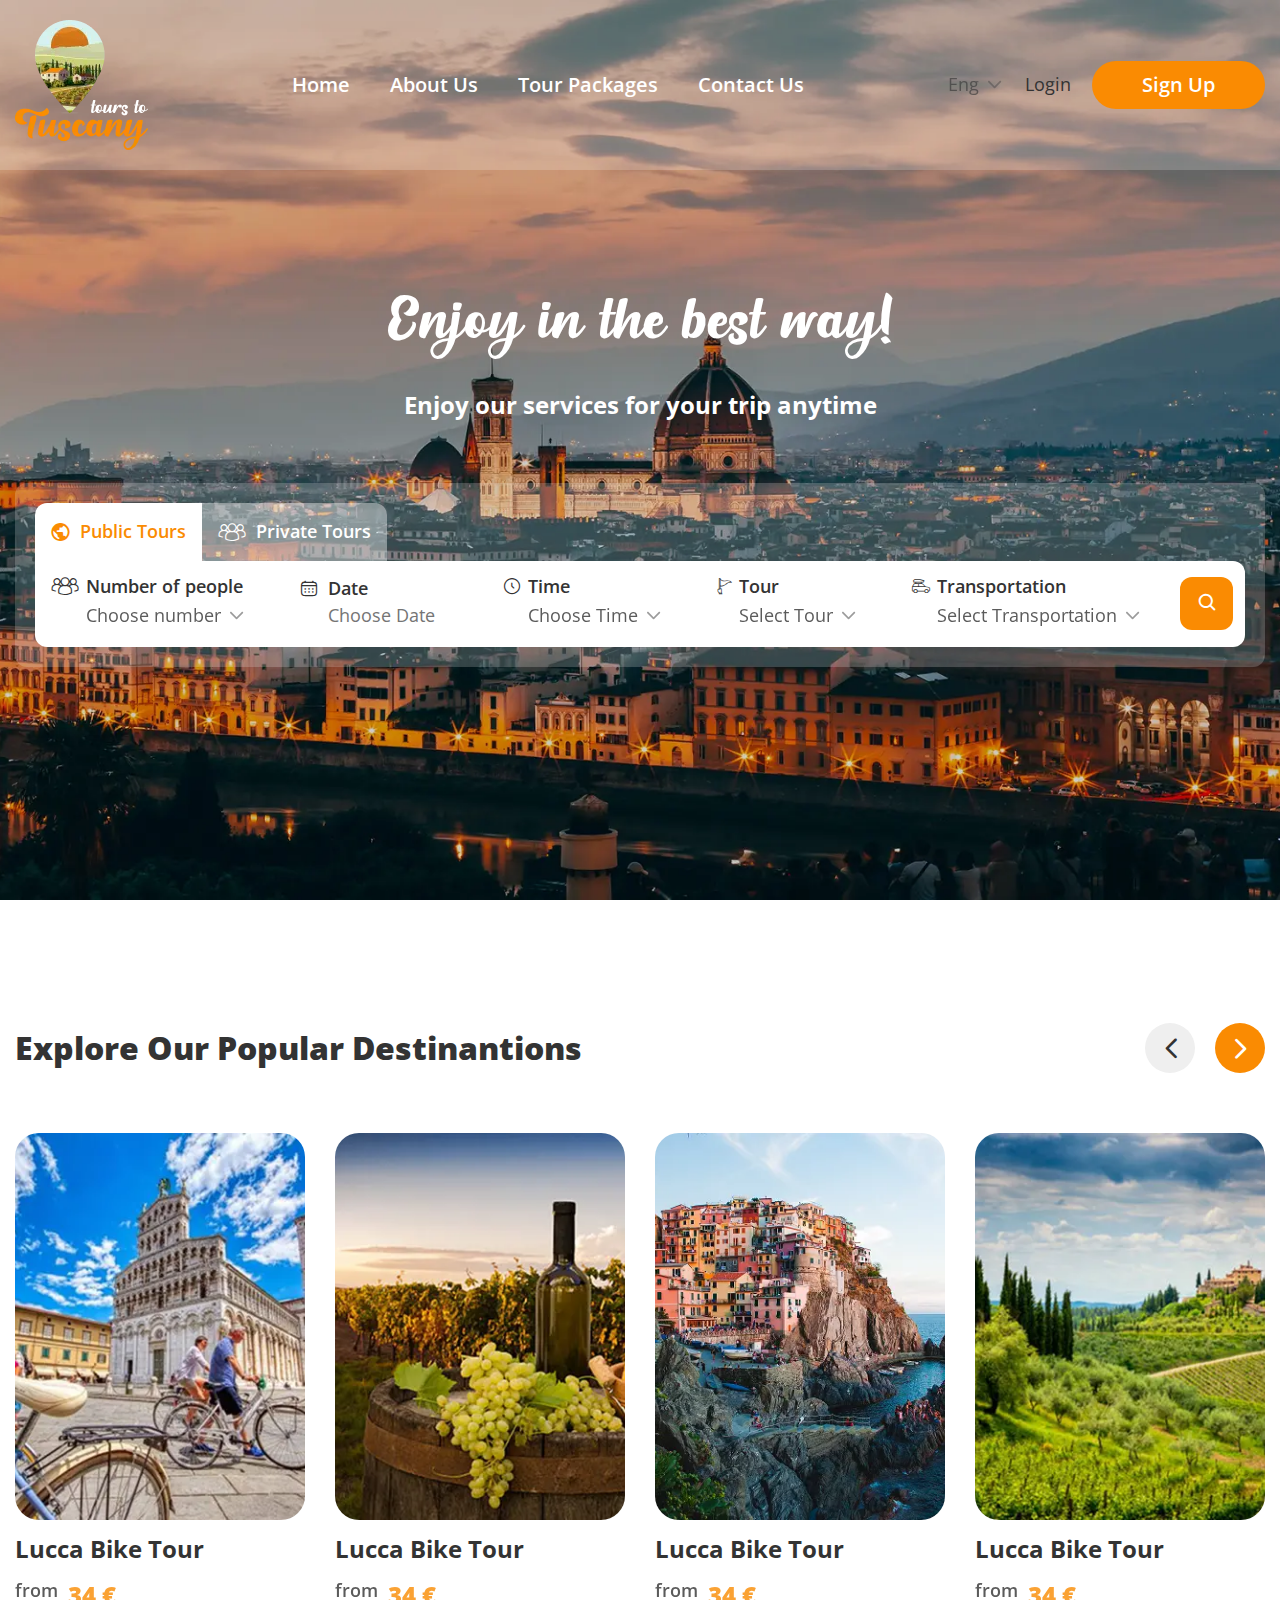
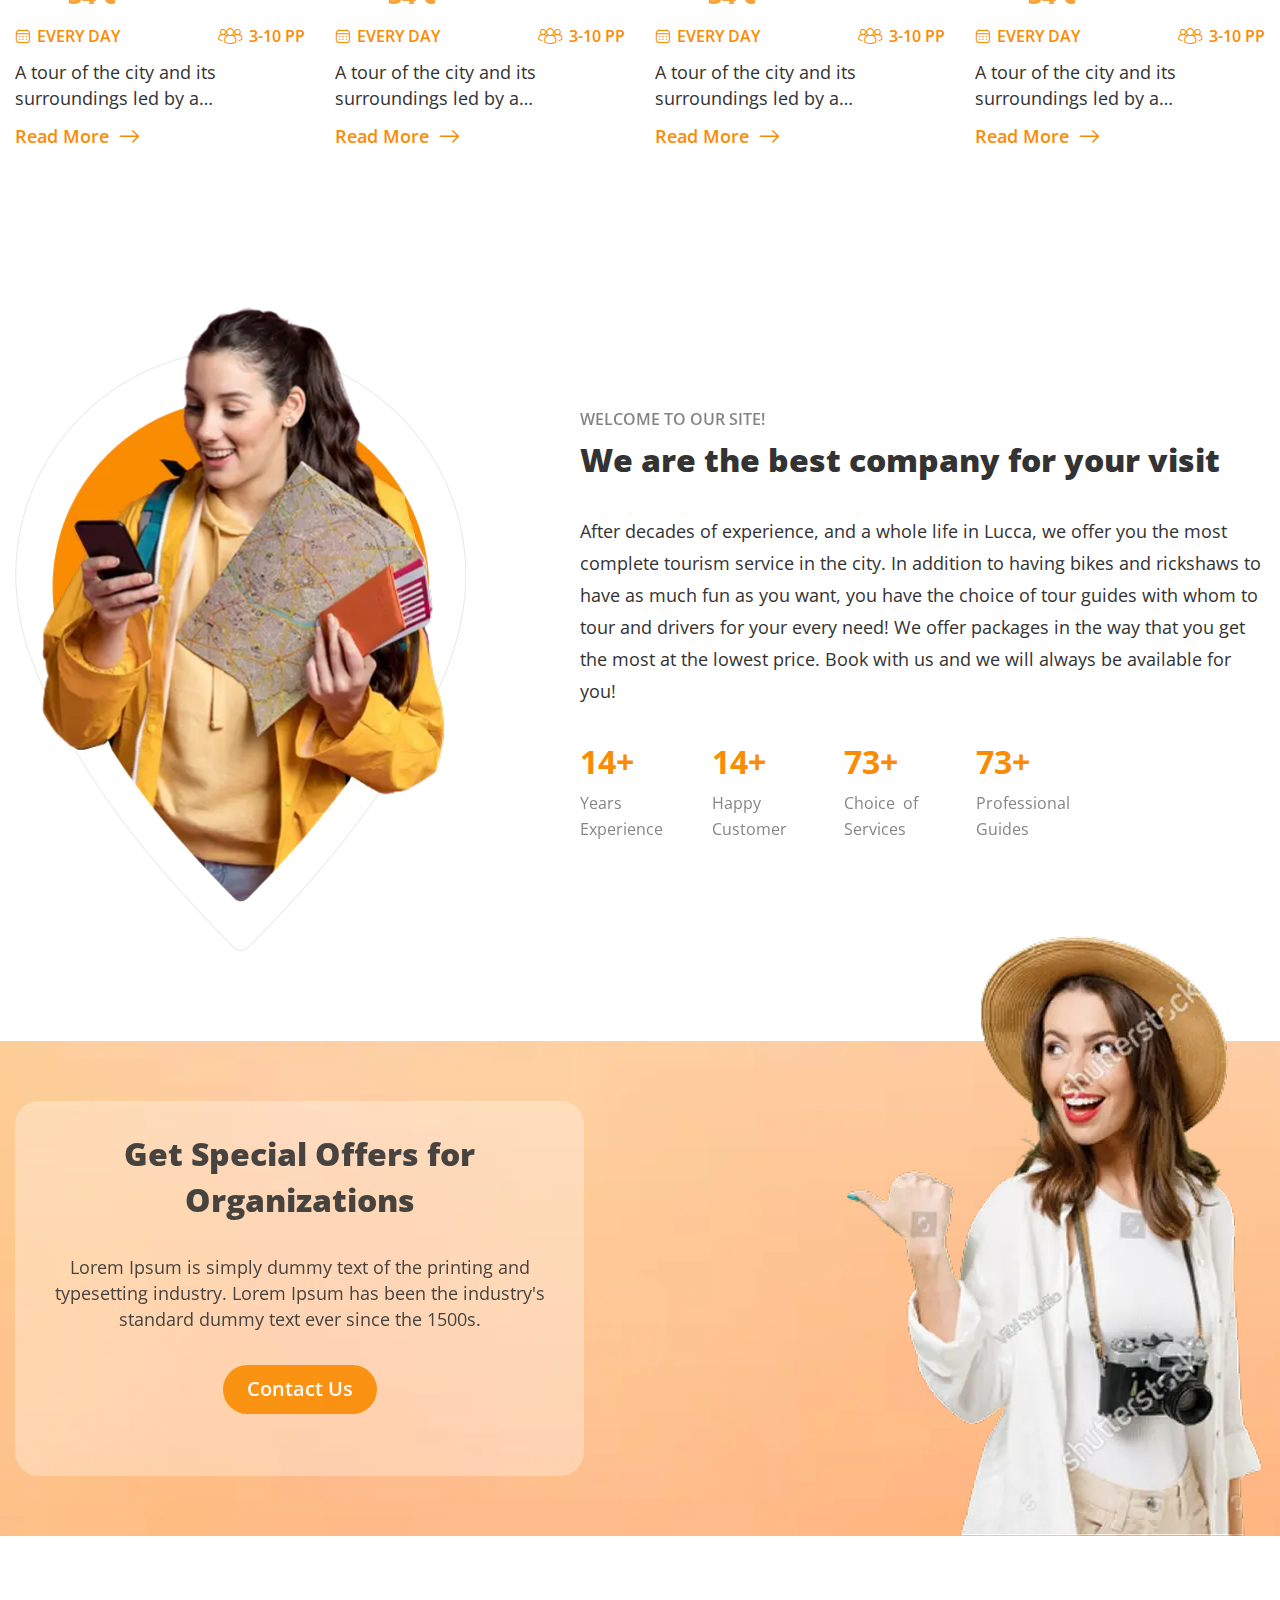
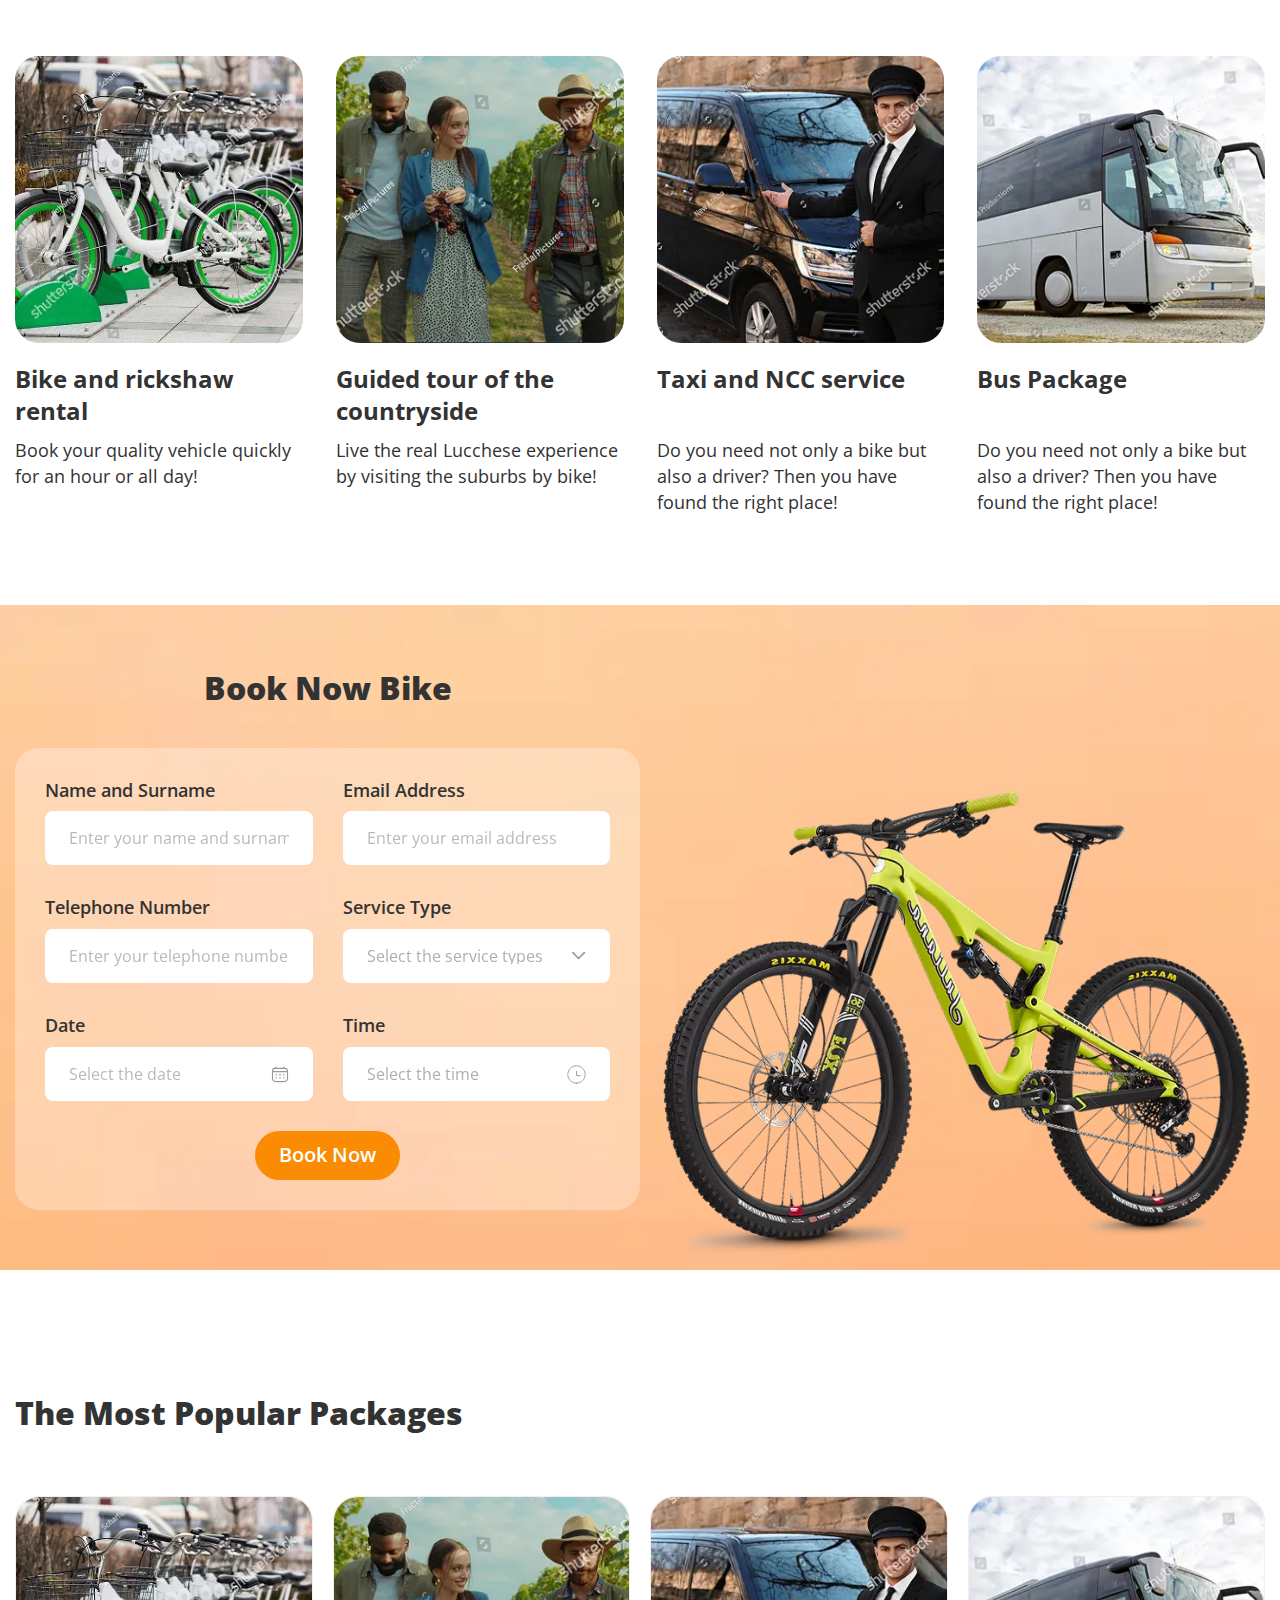
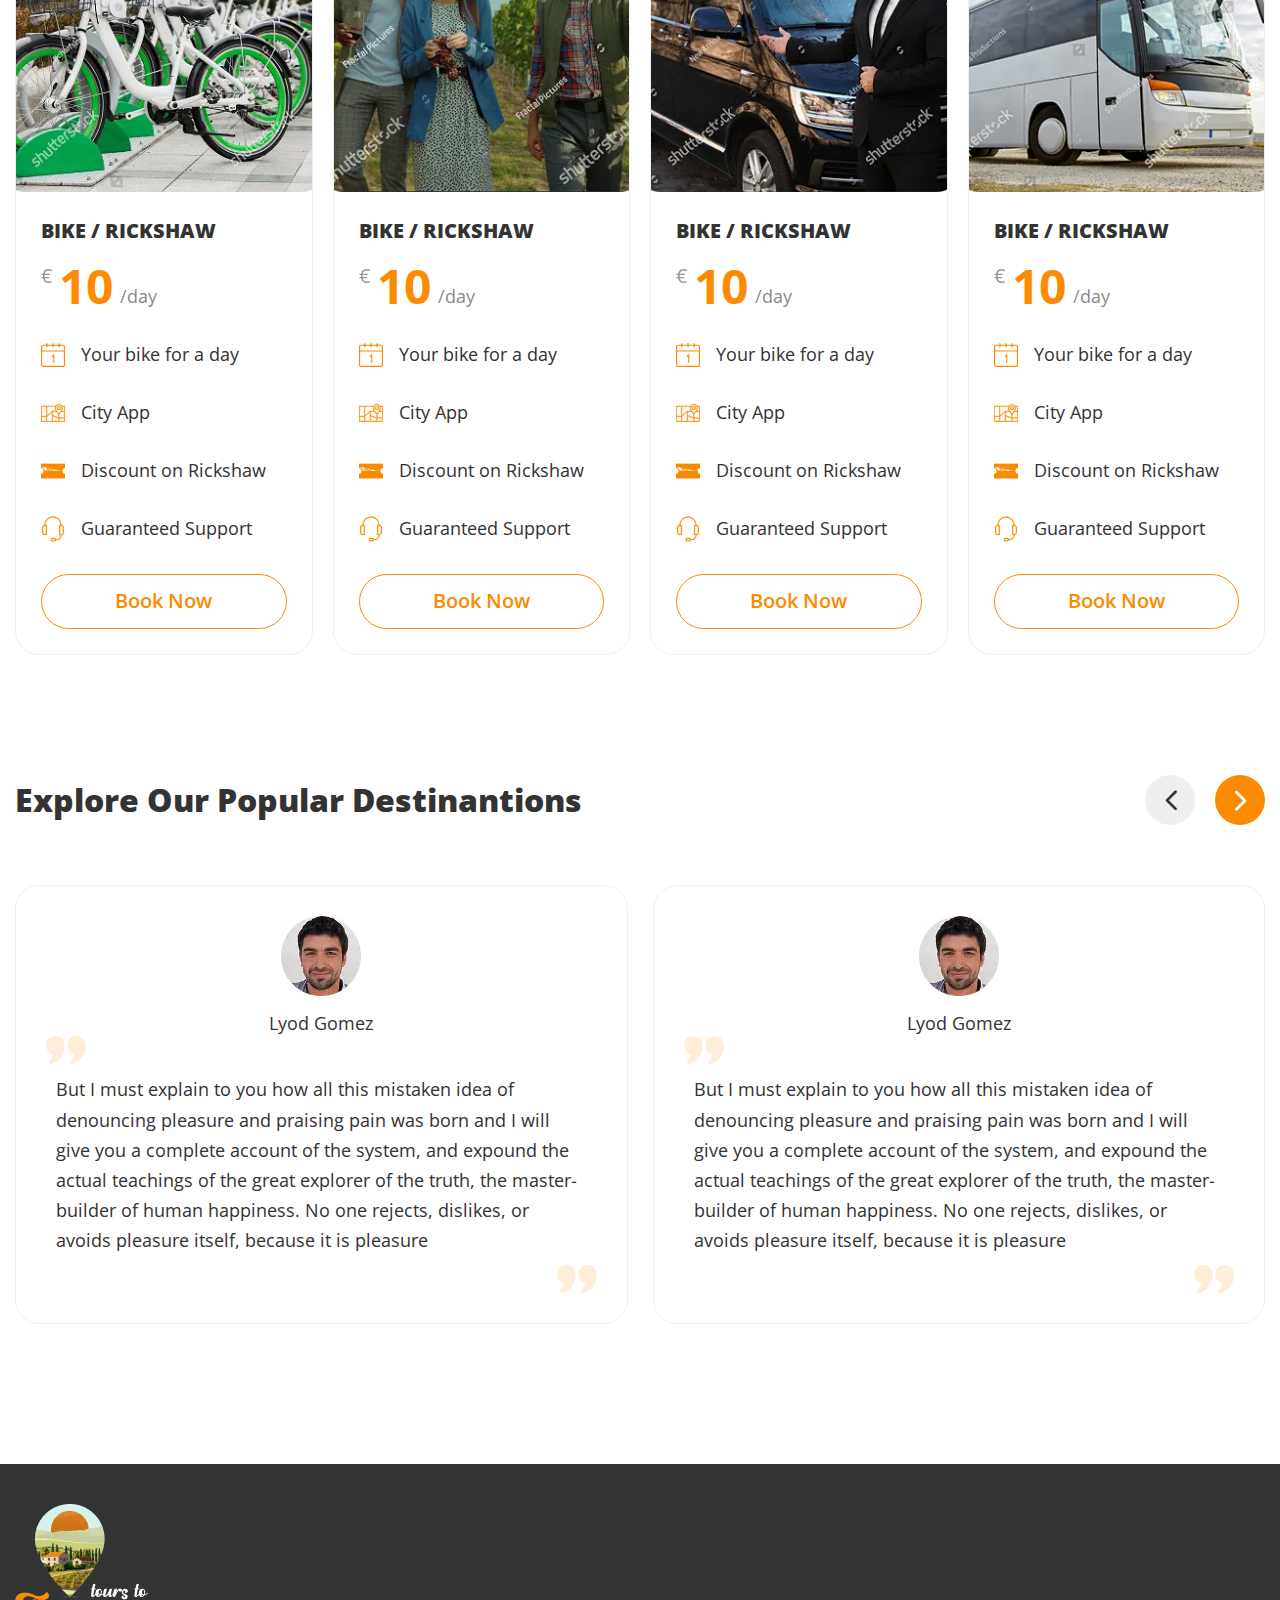
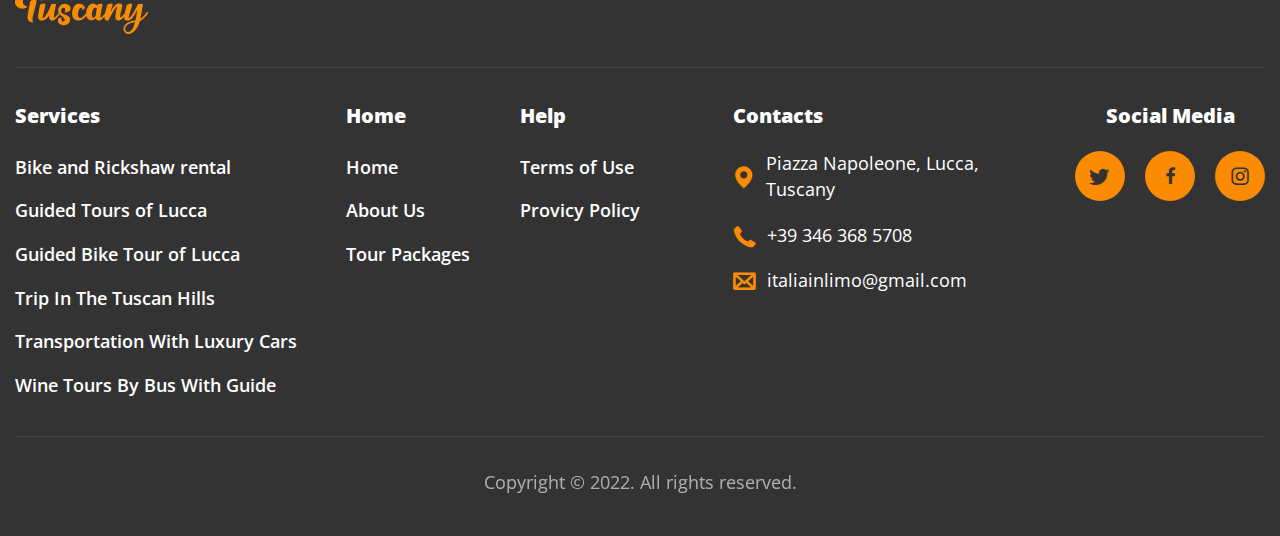
<file: home.html>
<!DOCTYPE html>
<html lang="en">

<head>
	<title>HomePage</title>
	<meta charset="UTF-8">
	<meta name="format-detection" content="telephone=no">
	<!-- <style>body{opacity: 0;}</style> -->
	<link rel="stylesheet" href="css/style.min.css?_v=20250424225832">
	<link rel="shortcut icon" href="favicon.ico">
	<!-- <meta name="robots" content="noindex, nofollow"> -->
	<meta name="viewport" content="width=device-width, initial-scale=1.0">
</head>

<body>
	<div class="wrapper">
		<header class="header">
			<div class="header__container">
				<a href="home.html" class="header__logo">
					<img src="img/logo.webp" alt="Logo">
				</a>
				<div class="header__menu menu" data-da=".actions-header,991">
					<button type="button" class="menu__icon icon-menu"><span></span></button>
					<nav class="menu__body">
						<ul class="menu__list">
							<li class="menu__item"><a href="home.html" class="menu__link">Home</a></li>
							<li class="menu__item"><a href="aboutUs.html" class="menu__link">About Us</a></li>
							<li class="menu__item"><a href="tour.html" class="menu__link">Tour Packages</a></li>
							<li class="menu__item"><a href="contacts.html" class="menu__link">Contact Us</a></li>
						</ul>
					</nav>
				</div>
				<div class="header__actions actions-header">
					<select class="actions-header__language _icon-mini-arrow" name="form[]" data-class-modif="language">
						<option value="1" selected>Eng</option>
						<option value="2">Ua</option>
					</select>
					<div class="actions-header__account account-actions" data-da=".menu__body,360,0">
						<a href="#" data-popup=".accountLogin" class="account-actions__action account-login">Login</a>
						<a href="#" data-popup=".accountCreate" class="account-actions__action account-sigin button">Sign Up</a>
					</div>
					<div class="actions-header__profile profile-actions-header">
						<button class="profile-actions-header__photo-body">
							<img src="img/users/user.webp" alt="Image">
						</button>
						<div class="profile-actions-header__menu menu-profile">
							<a href="order.html" class="menu-profile__action _icon-tickets">My Tickets</a>
							<button type="button" class="menu-profile__action _icon-logout">Logout</button>
						</div>
					</div>
				</div>
			</div>
		</header>
		<main class="page">
			<section class="page__intro intro">
				<div class="intro__container">
					<div class="intro__body">
						<div class="intro__header header-intro">
							<h1 class="header-intro__title title-intro">Enjoy in the best way!</h1>
							<h3 class="header-intro__subtitle">Enjoy our services for your trip anytime</h3>
						</div>
						<div data-tabs class="intro__tabs tabs">
							<nav data-tabs-titles class="tabs__navigation">
								<button type="button" class="tabs__title _icon-earth _tab-active">Public Tours</button>
								<button type="button" class="tabs__title _icon-peoples">Private Tours</button>
							</nav>
							<div data-tabs-body class="tabs__content">
								<div class="tabs__body options">
									<div class="options__body">
										<article class="options__item item-options _icon-peoples">
											<div class="item-options__body">
												<h5 class="item-options__title">Number of people</h5>
												<select class="item-options__select" name="form[]" data-class-modif="form">
													<option value="1" selected>Choose number</option>
													<option value="2">2</option>
													<option value="3">3-4</option>
													<option value="4">5-7</option>
													<option value="5">8-10</option>
													<option value="6">10+</option>
												</select>
											</div>
										</article>
										<article class="options__item item-options calendar-options">
											<div class="item-options__body _icon-calendar">
												<h5 class="item-options__title">Date</h5>
											</div>
											<input id="datapicker1" data-datepicker type="text" name="" placeholder="Choose Date">
										</article>
										<article class="options__item item-options _icon-clock">
											<div class="item-options__body">
												<h5 class="item-options__title">Time</h5>
												<select class="item-options__select" name="form[]" data-class-modif="form">
													<option value="1" selected>Choose Time</option>
													<option value="2">2:00 am</option>
													<option value="3">3:00 am</option>
													<option value="4">4:00 am</option>
													<option value="5">5:00 am</option>
													<option value="6">6:00 am</option>
												</select>
											</div>
										</article>
										<article class="options__item item-options _icon-flag">
											<div class="item-options__body">
												<h5 class="item-options__title">Tour</h5>
												<select class="item-options__select" name="form[]" data-class-modif="form">
													<option value="1" selected>Select Tour</option>
													<option value="2">Book a bike </option>
													<option value="3">Tour in the outside of Lucca</option>
													<option value="4">Wine Tasting in Tuscany</option>
													<option value="5">Cinque Terre Tour</option>
													<option value="6">Siena and Surroundings</option>
													<option value="7">Pisa & Lucca</option>
													<option value="8">Italy Special Trips</option>
													<option value="9">Lucca Bike Tour</option>
												</select>
											</div>
										</article>
										<article class="options__item item-options _icon-car">
											<div class="item-options__body">
												<h5 class="item-options__title">Transportation</h5>
												<select class="item-options__select" name="form[]" data-class-modif="form">
													<option value="1" selected>Select Transportation</option>
													<option value="2">Minivan and Bus</option>
													<option value="3">Transfers & NCC</option>
													<option value="4">Luxury Experience</option>
												</select>
											</div>
										</article>
										<button class="options__search _icon-search"></button>
									</div>
								</div>
								<div class="tabs__body options">
									<div class="options__body">
										<article class="options__item item-options _icon-calendar">
											<div class="item-options__body">
												<h5 class="item-options__title">Date</h5>
												<input id="datapicker2" data-datepicker type="text" name="" placeholder="Choose Date">
											</div>
										</article>
										<article class="options__item item-options _icon-clock">
											<div class="item-options__body">
												<h5 class="item-options__title">Time</h5>
												<select class="item-options__select" name="form[]" data-class-modif="form">
													<option value="1" selected>Choose Time</option>
													<option value="2">2:00 am</option>
													<option value="3">3:00 am</option>
													<option value="4">4:00 am</option>
													<option value="5">5:00 am</option>
													<option value="6">6:00 am</option>
												</select>
											</div>
										</article>
										<article class="options__item item-options _icon-flag">
											<div class="item-options__body">
												<h5 class="item-options__title">Tour</h5>
												<select class="item-options__select" name="form[]" data-class-modif="form">
													<option value="1" selected>Select Tour</option>
													<option value="2">Book a bike </option>
													<option value="3">Tour in the outside of Lucca</option>
													<option value="4">Wine Tasting in Tuscany</option>
													<option value="5">Cinque Terre Tour</option>
													<option value="6">Siena and Surroundings</option>
													<option value="7">Pisa & Lucca</option>
													<option value="8">Italy Special Trips</option>
													<option value="9">Lucca Bike Tour</option>
												</select>
											</div>
										</article>
										<article class="options__item item-options _icon-flag">
											<div class="item-options__body">
												<h5 class="item-options__title">Types</h5>
												<select class="item-options__select" name="form[]" data-class-modif="form">
													<option value="1" selected>Select types</option>
													<option value="2">water travel</option>
													<option value="3">bus</option>
													<option value="4">rail</option>
													<option value="5">car</option>
													<option value="6">travel</option>
												</select>
											</div>
										</article>
									</div>
								</div>
							</div>
						</div>
					</div>
				</div>
			</section>
			<section class="page__popular popular">
				<div class="popular__container">
					<div class="popular__header header-section">
						<h2 class="header-section__title">Explore Our Popular Destinantions </h2>
						<div class="header-section__arrows">
							<button class="header-section__arrow _icon-mini-arrow swiper-button-prev"></button>
							<button class="header-section__arrow _icon-mini-arrow swiper-button-next"></button>
						</div>
					</div>
					<div class="popular__body">
						<div class="popular__slider swiper">
							<div class="popular__wrapper swiper-wrapper">
								<div class="popular__slide swiper-slide">
									<a href="packageDetail.html" target="_blank" class="travel-card">
										<div class="travel-card__photo">
											<img src="img/places/place_1.webp" alt="Image">
										</div>
										<div class="travel-card__body">
											<h3 class="travel-card__title hover--title">Lucca Bike Tour</h3>
											<div class="travel-card__price">from<span>34 €</span></div>
											<div class="travel-card__info">
												<span class="travel-card__day _icon-calendar">EVERY DAY</span>
												<span class="travel-card__peoples _icon-peoples">3-10 PP</span>
											</div>
											<div class="travel-card__description">
												<p>A tour of the city and its surroundings led by a professional guide ...</p>
											</div>
											<h3 class="travel-card__more _icon-arrow">Read More</h3>
										</div>
									</a>
								</div>
								<div class="popular__slide swiper-slide">
									<a href="packageDetail.html" target="_blank" class="travel-card">
										<div class="travel-card__photo">
											<img src="img/places/place_2.webp" alt="Image">
										</div>
										<div class="travel-card__body">
											<h3 class="travel-card__title hover--title">Lucca Bike Tour</h3>
											<div class="travel-card__price">from<span>34 €</span></div>
											<div class="travel-card__info">
												<span class="travel-card__day _icon-calendar">EVERY DAY</span>
												<span class="travel-card__peoples _icon-peoples">3-10 PP</span>
											</div>
											<div class="travel-card__description">
												<p>A tour of the city and its surroundings led by a professional guide ...</p>
											</div>
											<h3 class="travel-card__more _icon-arrow">Read More</h3>
										</div>
									</a>
								</div>
								<div class="popular__slide swiper-slide">
									<a href="packageDetail.html" target="_blank" class="travel-card">
										<div class="travel-card__photo">
											<img src="img/places/place_3.webp" alt="Image">
										</div>
										<div class="travel-card__body">
											<h3 class="travel-card__title hover--title">Lucca Bike Tour</h3>
											<div class="travel-card__price">from<span>34 €</span></div>
											<div class="travel-card__info">
												<span class="travel-card__day _icon-calendar">EVERY DAY</span>
												<span class="travel-card__peoples _icon-peoples">3-10 PP</span>
											</div>
											<div class="travel-card__description">
												<p>A tour of the city and its surroundings led by a professional guide ...</p>
											</div>
											<h3 class="travel-card__more _icon-arrow">Read More</h3>
										</div>
									</a>
								</div>
								<div class="popular__slide swiper-slide">
									<a href="packageDetail.html" target="_blank" class="travel-card">
										<div class="travel-card__photo">
											<img src="img/places/place_4.webp" alt="Image">
										</div>
										<div class="travel-card__body">
											<h3 class="travel-card__title hover--title">Lucca Bike Tour</h3>
											<div class="travel-card__price">from<span>34 €</span></div>
											<div class="travel-card__info">
												<span class="travel-card__day _icon-calendar">EVERY DAY</span>
												<span class="travel-card__peoples _icon-peoples">3-10 PP</span>
											</div>
											<div class="travel-card__description">
												<p>A tour of the city and its surroundings led by a professional guide ...</p>
											</div>
											<h3 class="travel-card__more _icon-arrow">Read More</h3>
										</div>
									</a>
								</div>
								<div class="popular__slide swiper-slide">
									<a href="packageDetail.html" target="_blank" class="travel-card">
										<div class="travel-card__photo">
											<img src="img/places/place_1.webp" alt="Image">
										</div>
										<div class="travel-card__body">
											<h3 class="travel-card__title hover--title">Lucca Bike Tour</h3>
											<div class="travel-card__price">from<span>34 €</span></div>
											<div class="travel-card__info">
												<span class="travel-card__day _icon-calendar">EVERY DAY</span>
												<span class="travel-card__peoples _icon-peoples">3-10 PP</span>
											</div>
											<div class="travel-card__description">
												<p>A tour of the city and its surroundings led by a professional guide ...</p>
											</div>
											<h3 class="travel-card__more _icon-arrow">Read More</h3>
										</div>
									</a>
								</div>
								<div class="popular__slide swiper-slide">
									<a href="packageDetail.html" target="_blank" class="travel-card">
										<div class="travel-card__photo">
											<img src="img/places/place_3.webp" alt="Image">
										</div>
										<div class="travel-card__body">
											<h3 class="travel-card__title hover--title">Lucca Bike Tour</h3>
											<div class="travel-card__price">from<span>34 €</span></div>
											<div class="travel-card__info">
												<span class="travel-card__day _icon-calendar">EVERY DAY</span>
												<span class="travel-card__peoples _icon-peoples">3-10 PP</span>
											</div>
											<div class="travel-card__description">
												<p>A tour of the city and its surroundings led by a professional guide ...</p>
											</div>
											<h3 class="travel-card__more _icon-arrow">Read More</h3>
										</div>
									</a>
								</div>
								<div class="popular__slide swiper-slide">
									<a href="packageDetail.html" target="_blank" class="travel-card">
										<div class="travel-card__photo">
											<img src="img/places/place_2.webp" alt="Image">
										</div>
										<div class="travel-card__body">
											<h3 class="travel-card__title hover--title">Lucca Bike Tour</h3>
											<div class="travel-card__price">from<span>34 €</span></div>
											<div class="travel-card__info">
												<span class="travel-card__day _icon-calendar">EVERY DAY</span>
												<span class="travel-card__peoples _icon-peoples">3-10 PP</span>
											</div>
											<div class="travel-card__description">
												<p>A tour of the city and its surroundings led by a professional guide ...</p>
											</div>
											<h3 class="travel-card__more _icon-arrow">Read More</h3>
										</div>
									</a>
								</div>
								<div class="popular__slide swiper-slide">
									<a href="packageDetail.html" target="_blank" class="travel-card">
										<div class="travel-card__photo">
											<img src="img/places/place_4.webp" alt="Image">
										</div>
										<div class="travel-card__body">
											<h3 class="travel-card__title hover--title">Lucca Bike Tour</h3>
											<div class="travel-card__price">from<span>34 €</span></div>
											<div class="travel-card__info">
												<span class="travel-card__day _icon-calendar">EVERY DAY</span>
												<span class="travel-card__peoples _icon-peoples">3-10 PP</span>
											</div>
											<div class="travel-card__description">
												<p>A tour of the city and its surroundings led by a professional guide ...</p>
											</div>
											<h3 class="travel-card__more _icon-arrow">Read More</h3>
										</div>
									</a>
								</div>
							</div>
						</div>
					</div>
				</div>
			</section>
			<section class="page__about about">
				<div class="about__container">
					<div class="about__content content-about">
						<div class="content-about__photo-body">
							<img src="img/png-photos/photo_1.webp" alt="Image">
						</div>
					</div>
					<div class="about__body">
						<div class="about__header header-about">
							<h4 class="header-about__label">WELCOME TO OUR SITE!</h4>
							<h2 class="header-about__title">We are the best company for your visit</h2>
						</div>
						<div class="about__text">
							<p>After decades of experience, and a whole life in Lucca, we offer you the most complete tourism service in the city. In addition to having bikes and rickshaws to have as much fun as you want, you have the choice of tour guides with whom to tour and drivers for your every need! We offer packages in the way that you get the most at the lowest price. Book with us and we will always be available for you!</p>
						</div>
						<div data-watch class="about__items">
							<div class="about__item item-about">
								<div class="item-about__number"><span data-digits-counter data-digits-counter-speed="1200" class="item-about__number-body">20</span>+</div>
								<h6 class="item-about__label">Years Experience</h6>
							</div>
							<div class="about__item item-about">
								<div class="item-about__number"><span data-digits-counter data-digits-counter-speed="1200" class="item-about__number-body">20</span>+</div>
								<h6 class="item-about__label">Happy Customer</h6>
							</div>
							<div class="about__item item-about">
								<div class="item-about__number"><span data-digits-counter data-digits-counter-speed="1200" class="item-about__number-body">100</span>+</div>
								<h6 class="item-about__label">Choice  of Services</h6>
							</div>
							<div class="about__item item-about">
								<div class="item-about__number"><span data-digits-counter data-digits-counter-speed="1200" class="item-about__number-body">100</span>+</div>
								<h6 class="item-about__label">Professional Guides</h6>
							</div>
						</div>
					</div>
				</div>
			</section>
			<section class="page__special special background--orange">
				<div class="special__container">
					<div class="special__body blur--card">
						<h4 class="special__title">Get Special Offers for Organizations</h4>
						<div class="special__text">
							<p>Lorem Ipsum is simply dummy text of the printing and typesetting industry. Lorem Ipsum has been the industry's standard dummy text ever since the 1500s.</p>
						</div>
						<a href="contacts.html" class="special__contacts button">Contact Us</a>
						<div class="special__blick blick"></div>
					</div>
					<div class="special__content">
						<div class="special__photo-body">
							<img src="img/png-photos/photo_2.webp" alt="Image">
						</div>
					</div>
				</div>
			</section>
			<section class="page__addition addition">
				<div class="addition__container">
					<div class="addition__items">
						<article class="addition__item">
							<img src="img/photo/photo-content_1.webp" alt="Image">
							<div class="addition__body">
								<h3 class="addition__title">Bike and rickshaw rental</h3>
								<div class="addition__text">
									<p>Book your quality vehicle quickly for an hour or all day!</p>
								</div>
							</div>
						</article>
						<article class="addition__item">
							<img src="img/photo/photo-content_2.webp" alt="Image">
							<div class="addition__body">
								<h3 class="addition__title">Guided tour of the countryside</h3>
								<div class="additiona__text">
									<p>Live the real Lucchese experience by visiting the suburbs by bike!</p>
								</div>
							</div>
						</article>
						<article class="addition__item">
							<img src="img/photo/photo-content_3.webp" alt="Image">
							<div class="addition__body">
								<h3 class="addition__title">Taxi and NCC service</h3>
								<div class="additiona__text">
									<p>Do you need not only a bike but also a driver? Then you have found the right place!</p>
								</div>
							</div>
						</article>
						<article class="addition__item">
							<img src="img/photo/photo-content_4.webp" alt="Image">
							<div class="addition__body">
								<h3 class="addition__title">Bus Package</h3>
								<div class="addition__text">
									<p>Do you need not only a bike but also a driver? Then you have found the right place!</p>
								</div>
							</div>
						</article>
					</div>
				</div>
			</section>
			<section class="page__book book background--orange">
				<div class="book__container">
					<div class="book__main">
						<div class="book__header header-book">
							<h4 class="header-book__title">Book Now Bike</h4>
						</div>
						<form action="#" class="book__form form-book blur--card">
							<div class="form-book__body">
								<div class="form-book__item">
									<label for="name">Name and Surname</label>
									<input type="text" id="name" name="name" placeholder="Enter your name and surname">
								</div>
								<div class="form-book__item">
									<label for="email">Email Address</label>
									<input type="text" id="email" name="email" placeholder="Enter your email address">
								</div>
								<div class="form-book__item">
									<label for="telephon">Telephone Number</label>
									<input type="number" id="telephon" name="telephon" placeholder="Enter your telephone number">
								</div>
								<div class="form-book__item">
									<label for="services">Service Type</label>
									<select name="services" id="services" data-class-modif="book-form">
										<option value="1" selected>Select the service types</option>
										<option value="2">Пункт №2</option>
										<option value="3">Пункт №3</option>
										<option value="4">Пункт №4</option>
										<option value="5">Пункт №5</option>
										<option value="6">Пункт №6</option>
										<option value="7">Пункт №7</option>
										<option value="8">Пункт №8</option>
										<option value="9">Пункт №9</option>
										<option value="10">Пункт №10</option>
									</select>
								</div>
								<div class="form-book__item">
									<label for="datapicker3">Date</label>
									<div class="form-book__item-body _icon-calendar">
										<input id="datapicker3" data-datepicker type="text" name="datapicker3" placeholder="Select the date">
									</div>
								</div>
								<div class="form-book__item time">
									<label for="time">Time</label>
									<select id="time" name="time" data-class-modif="book-form">
										<option value="1" selected>Select the time</option>
										<option value="2">2:00 am</option>
										<option value="3">3:00 am</option>
										<option value="4">4:00 am</option>
										<option value="5">5:00 am</option>
										<option value="6">6:00 am</option>
									</select>
								</div>
							</div>
							<button type="submit" class="form-book__button button">Book Now</button>
						</form>
					</div>
					<div class="book__content">
						<div class="book__photo-body">
							<img src="img/png-photos/photo_3.webp" alt="Image">
						</div>
					</div>
				</div>
			</section>
			<section class="page__most-popular most-popular">
				<div class="most-popular__container">
					<div class="most-popular__header header-section">
						<h3 class="header-section__title">The Most Popular Packages</h3>
					</div>
					<div class="most-popular__cards">
						<article class="most-popular__card popular-package">
							<div class="popular-package__photo">
								<img src="img/photo/photo-content_1.webp" alt="Image">
							</div>
							<div class="popular-package__info">
								<div class="popular-package__body">
									<h4 class="popular-package__title">BIKE / RICKSHAW</h4>
									<div class="popular-package__prise">
										<sub>€</sub>
										<mark><span>10</span>/day</mark>
									</div>
									<ul class="popular-package__advantages">
										<li class="popular-package__advantage">
											<svg viewBox="0 0 24 25" xmlns="http://www.w3.org/2000/svg">
												<path d="M11.9452 24.499H2.19102C0.759553 24.499 0 23.7411 0 22.3173C0 16.3361 0 10.3542 0 4.37162C0 2.98331 0.772073 2.2067 2.15763 2.1973C3.04447 2.19208 3.93131 2.17434 4.81607 2.20565C5.24384 2.22131 5.37321 2.06891 5.32626 1.67016C5.30638 1.46187 5.30638 1.25215 5.32626 1.04386C5.35026 0.722354 5.53493 0.521936 5.85419 0.501059C6.17346 0.480182 6.36439 0.682688 6.4416 0.985402C6.45645 1.07085 6.46239 1.1576 6.45933 1.24427C6.49063 2.19626 6.48959 2.19626 7.46929 2.19626C8.61696 2.19626 9.76464 2.17642 10.9123 2.2067C11.361 2.21818 11.4997 2.06473 11.4507 1.64093C11.4278 1.41604 11.433 1.18916 11.4663 0.965569C11.4757 0.833436 11.5369 0.710362 11.6366 0.623161C11.7362 0.535959 11.8663 0.491697 11.9984 0.500015C12.2968 0.500015 12.4805 0.675381 12.5337 0.969744C12.5477 1.07351 12.5532 1.17823 12.5504 1.2829C12.5671 2.1973 12.5671 2.1973 13.5071 2.1973C14.7059 2.1973 15.9068 2.18582 17.1046 2.20461C17.4468 2.20983 17.573 2.10022 17.5407 1.76202C17.5156 1.51893 17.5184 1.27378 17.549 1.03133C17.5928 0.700433 17.79 0.478095 18.1437 0.502103C18.4567 0.524024 18.6383 0.727573 18.6654 1.04803C18.6654 1.08248 18.6654 1.11797 18.6654 1.15242C18.7249 2.19626 18.7249 2.19626 19.8016 2.19626C20.5142 2.19626 21.2268 2.18582 21.9394 2.19626C23.2081 2.22235 23.9969 3.0188 23.9969 4.27246C23.9969 10.3267 23.9969 16.3779 23.9969 22.4259C23.9969 23.7098 23.1987 24.4969 21.9039 24.4979C18.5847 24.5014 15.2651 24.5018 11.9452 24.499ZM11.9984 9.05951C8.55541 9.05951 5.11238 9.06786 1.66935 9.04908C1.22906 9.04908 1.12264 9.17538 1.12368 9.60336C1.13933 13.8466 1.13203 18.0898 1.13411 22.3382C1.13411 23.118 1.3793 23.3612 2.16598 23.3612H21.8298C22.6144 23.3612 22.8607 23.1169 22.8607 22.3372C22.8607 18.094 22.8555 13.8507 22.8711 9.60753C22.8711 9.17642 22.7616 9.05221 22.3234 9.05429C18.8845 9.071 15.4415 9.05951 11.9984 9.05951ZM11.9984 7.92486C15.4561 7.92486 18.9137 7.92486 22.3713 7.93425C22.7595 7.93425 22.8763 7.82987 22.8669 7.44156C22.8388 6.38206 22.8669 5.32047 22.8555 4.25993C22.8555 3.62006 22.5738 3.34031 21.93 3.33091C21.1997 3.31943 20.4693 3.33091 19.739 3.33091C18.7071 3.33091 18.7071 3.33091 18.6706 4.33613C18.6706 4.38728 18.6706 4.44052 18.6706 4.49166C18.6456 4.81943 18.4546 5.01359 18.1427 5.03446C17.7963 5.05534 17.5928 4.84135 17.5501 4.50419C17.5209 4.29659 17.5184 4.08611 17.5428 3.87789C17.596 3.46035 17.4614 3.30377 17.0096 3.31734C15.8807 3.35075 14.7508 3.32883 13.6219 3.32883C12.59 3.32883 12.59 3.32883 12.5525 4.33718C12.5525 4.40711 12.5525 4.47705 12.542 4.54594C12.4992 4.84761 12.3104 5.02611 12.0203 5.03655C11.9502 5.04407 11.8793 5.03697 11.8121 5.0157C11.7449 4.99443 11.6828 4.95944 11.6297 4.91295C11.5767 4.86645 11.5338 4.80947 11.5039 4.74558C11.474 4.68169 11.4577 4.6123 11.4559 4.54177C11.4266 4.29925 11.4234 4.05427 11.4465 3.81108C11.4914 3.40816 11.3223 3.31317 10.9415 3.31943C9.67387 3.34135 8.40516 3.32778 7.13646 3.32778C6.45724 3.32778 6.45829 3.32778 6.4562 3.9854C6.46379 4.15942 6.4603 4.33375 6.44577 4.50732C6.40508 4.82047 6.21519 5.02924 5.89801 5.03551C5.5631 5.03551 5.34609 4.83926 5.32626 4.4854C5.31057 4.24209 5.31057 3.99802 5.32626 3.75471C5.34817 3.45513 5.26679 3.31526 4.92875 3.32256C3.97305 3.34135 3.01735 3.32256 2.06164 3.33196C1.42103 3.33926 1.14559 3.62423 1.14142 4.27141C1.13411 5.31526 1.16228 6.3591 1.1289 7.40294C1.11429 7.84761 1.25618 7.94678 1.68187 7.94469C5.12072 7.92173 8.56167 7.92903 11.9984 7.92903V7.92486Z" fill="#FA8B02" />
												<path d="M12.063 13.9122C11.9128 14.0782 11.773 14.2567 11.6081 14.407C11.5628 14.455 11.5083 14.4935 11.448 14.5203C11.3877 14.5471 11.3226 14.5617 11.2566 14.5631C11.1906 14.5646 11.125 14.5529 11.0636 14.5288C11.0021 14.5047 10.946 14.4686 10.8986 14.4227C10.6524 14.2139 10.5856 13.9248 10.7943 13.6816C11.316 13.073 11.8376 12.4707 12.4125 11.9133C12.7255 11.6085 13.195 11.8089 13.2973 12.2369C13.319 12.3567 13.3267 12.4786 13.3202 12.6001C13.3202 15.0177 13.3202 17.4349 13.3202 19.8517C13.3253 19.9564 13.3197 20.0613 13.3035 20.1648C13.2378 20.478 13.0479 20.6586 12.7193 20.6408C12.4157 20.6241 12.2456 20.4425 12.207 20.1471C12.195 20.0083 12.1918 19.8688 12.1976 19.7296C12.1976 17.9738 12.1976 16.2174 12.1976 14.4603V13.9592L12.063 13.9122Z" fill="#FA8B02" />
											</svg>
											<p>Your bike for a day</p>
										</li>
										<li class="popular-package__advantage">
											<svg viewBox="0 0 24 19" xmlns="http://www.w3.org/2000/svg">
												<mask id="path-1-outside-1_201_1909" maskUnits="userSpaceOnUse" x="-1" y="-0.264893" width="26" height="19" fill="black">
													<rect fill="white" x="-1" y="-0.264893" width="26" height="19" />
													<path d="M12.0058 18.2618C8.25794 18.2618 4.50975 18.2618 0.761204 18.2618C0.0126166 18.2618 0 18.2481 0 17.4964V3.20381C0 2.48781 0.0178736 2.46784 0.735971 2.46784C5.20226 2.46784 9.6689 2.46994 14.1359 2.47415C14.4955 2.47415 14.7394 2.39003 14.977 2.0967C15.3301 1.67071 15.7728 1.32782 16.2735 1.09247C16.7743 0.857127 17.3208 0.735107 17.8741 0.735107C18.4274 0.735107 18.9739 0.857127 19.4747 1.09247C19.9754 1.32782 20.4181 1.67071 20.7712 2.0967C20.9962 2.36901 21.2149 2.48992 21.5639 2.47625C22.1948 2.45312 22.8256 2.47625 23.4564 2.46784C23.8223 2.46153 24 2.58875 24 2.98512C23.993 7.90771 23.993 12.8296 24 17.7508C24 18.2491 23.7109 18.266 23.3481 18.2649C20.7898 18.2607 18.2314 18.2607 15.673 18.2649L12.0058 18.2618ZM14.896 7.5229C14.9129 7.42407 14.9244 7.40304 14.9181 7.39043C14.8487 7.24954 14.7762 7.11076 14.7078 6.96987C14.1822 5.90587 13.9014 4.79561 14.2095 3.61805C14.3251 3.17647 14.1822 3.12811 13.7994 3.13021C11.3841 3.14283 8.96833 3.14283 6.55224 3.13021C6.14325 3.13021 6.01498 3.23535 6.01814 3.6559C6.03706 6.29909 6.02655 8.94333 6.03075 11.5865C6.03075 11.7158 5.97188 11.8683 6.11697 11.9766C6.34091 11.8998 6.486 11.7179 6.65317 11.5697C8.05467 10.327 9.46248 9.08631 10.8482 7.83096C10.9595 7.72379 11.0915 7.64052 11.2361 7.58628C11.3808 7.53203 11.535 7.50796 11.6893 7.51554C12.7586 7.53552 13.8257 7.5229 14.896 7.5229ZM0.647654 7.83832C0.647654 9.25559 0.656065 10.6771 0.640294 12.0901C0.640294 12.4245 0.721251 12.5506 1.07662 12.5454C2.37088 12.5265 3.66618 12.5286 4.96149 12.5454C5.28953 12.5454 5.37469 12.4402 5.37364 12.1248C5.36452 9.27276 5.36452 6.42035 5.37364 3.56759C5.37364 3.25217 5.29478 3.13442 4.9657 3.13862C3.67039 3.15334 2.37543 3.15334 1.08083 3.13862C0.735971 3.13862 0.636089 3.24902 0.640294 3.59072C0.657117 4.99852 0.647654 6.41264 0.647654 7.83411V7.83832ZM10.9681 8.62055L6.15587 12.8902C6.02129 13.0101 6.02655 13.1678 6.02655 13.3255C6.02655 14.604 6.03601 15.8814 6.02024 17.1589C6.02024 17.5069 6.13379 17.6067 6.47549 17.6025C7.82337 17.5857 9.17125 17.5826 10.5191 17.6025C10.9071 17.6089 10.9817 17.4606 10.9754 17.1136C10.9554 16.1863 10.9681 15.259 10.9681 14.3306V8.62055ZM23.3555 11.2227C23.3555 10.348 23.3471 9.47322 23.3608 8.59426C23.3608 8.30619 23.2766 8.18528 22.9749 8.19053C22.1874 8.2042 21.3978 8.2021 20.6135 8.19053C20.5097 8.18724 20.4069 8.2116 20.3156 8.26111C20.2244 8.31062 20.1479 8.38351 20.0941 8.4723C19.6137 9.11859 19.0683 9.71398 18.4666 10.2491C18.3215 10.3795 18.2048 10.5067 18.2069 10.7317C18.2174 11.7831 18.2174 12.8328 18.2069 13.8806C18.2069 14.1582 18.312 14.2402 18.5738 14.2392C20.0457 14.2293 21.5152 14.2293 22.9823 14.2392C23.2903 14.2392 23.366 14.1267 23.3608 13.8407C23.3471 12.9712 23.3555 12.0964 23.3555 11.2227ZM17.9009 1.40594C17.4351 1.40306 16.9744 1.5038 16.5523 1.70084C16.1302 1.89789 15.7571 2.18632 15.4602 2.54526C15.1632 2.9042 14.9498 3.32467 14.8353 3.77624C14.7208 4.2278 14.7082 4.69917 14.7983 5.15623C15.1694 7.04347 16.3491 8.41027 17.6633 9.70453C17.8914 9.92847 18.026 9.77287 18.1837 9.62147C19.0181 8.84388 19.7334 7.94758 20.3065 6.96146C20.6783 6.32407 20.9145 5.61681 21.0004 4.88392C21.0493 4.44718 21.0056 4.00505 20.8723 3.58629C20.7389 3.16754 20.5189 2.78156 20.2265 2.45347C19.9342 2.12538 19.576 1.86254 19.1753 1.68206C18.7746 1.50157 18.3404 1.40749 17.9009 1.40594ZM13.831 8.2C13.0729 8.2 12.5693 8.20841 12.0584 8.2C11.786 8.2 11.6378 8.26308 11.6378 8.57744C11.6494 9.55628 11.6441 10.5351 11.6378 11.515C11.6378 11.7316 11.703 11.8672 11.9227 11.9503C13.6891 12.6141 15.4529 13.2852 17.2144 13.9637C17.5413 14.0899 17.5624 13.9385 17.5582 13.684C17.5497 13.1773 17.5066 12.6642 17.5655 12.1637C17.6938 11.0713 17.3258 10.2902 16.5551 9.45325C15.6898 8.5049 14.8918 7.86881 13.831 8.2ZM14.5764 17.5973C15.4344 17.5973 16.2912 17.5847 17.1481 17.5973C17.473 17.6046 17.5687 17.4921 17.5687 17.1767C17.5487 16.4944 17.5571 15.8099 17.5687 15.1297C17.5687 14.911 17.515 14.7733 17.2943 14.6902C15.5419 14.0306 13.7931 13.3648 12.0478 12.6926C11.7482 12.5769 11.642 12.6368 11.6441 12.9691C11.6546 14.3685 11.6588 15.7679 11.6441 17.1673C11.6441 17.5353 11.8018 17.6004 12.1193 17.5952C12.9321 17.5857 13.7542 17.5962 14.5764 17.5962V17.5973ZM3.01853 13.1815C2.35511 13.1815 1.69063 13.1951 1.0272 13.1752C0.726508 13.1667 0.638192 13.2687 0.641346 13.5642C0.655014 14.7869 0.652911 16.0107 0.641346 17.2335C0.641346 17.5027 0.726508 17.6025 1.00197 17.6004C2.33022 17.5906 3.65847 17.5906 4.98673 17.6004C5.28953 17.6004 5.37364 17.4953 5.37048 17.202C5.35927 15.9796 5.35927 14.7564 5.37048 13.5326C5.37048 13.2551 5.28006 13.1699 5.00881 13.1752C4.34748 13.1909 3.67985 13.1804 3.01853 13.1804V13.1815ZM20.727 17.5973C21.4798 17.5973 22.2326 17.591 22.9844 17.5973C23.243 17.5973 23.3671 17.53 23.3608 17.244C23.345 16.5795 23.3471 15.914 23.3608 15.2464C23.3608 14.9741 23.2693 14.8805 22.997 14.8816C21.525 14.8914 20.0552 14.8914 18.5875 14.8816C18.3299 14.8816 18.2016 14.9488 18.2079 15.2348C18.2219 15.8993 18.2219 16.5652 18.2079 17.2325C18.2079 17.5069 18.3131 17.6004 18.577 17.5962C19.2929 17.5878 20.01 17.5952 20.727 17.5952V17.5973ZM23.3555 5.33497V4.599C23.3555 3.02192 23.3555 3.02192 21.7784 3.13652C21.7427 3.13652 21.708 3.13652 21.6733 3.13652C21.5187 3.13652 21.4462 3.19645 21.4988 3.36572C21.9193 4.73252 21.5671 5.99419 20.9194 7.20118C20.7649 7.49031 20.9016 7.5229 21.1444 7.51659C21.7574 7.51659 22.3704 7.50082 22.9833 7.51659C23.2987 7.52711 23.3608 7.38412 23.3545 7.10761C23.346 6.52409 23.3566 5.929 23.3566 5.33286L23.3555 5.33497Z" />
												</mask>
												<path d="M12.0058 18.2618C8.25794 18.2618 4.50975 18.2618 0.761204 18.2618C0.0126166 18.2618 0 18.2481 0 17.4964V3.20381C0 2.48781 0.0178736 2.46784 0.735971 2.46784C5.20226 2.46784 9.6689 2.46994 14.1359 2.47415C14.4955 2.47415 14.7394 2.39003 14.977 2.0967C15.3301 1.67071 15.7728 1.32782 16.2735 1.09247C16.7743 0.857127 17.3208 0.735107 17.8741 0.735107C18.4274 0.735107 18.9739 0.857127 19.4747 1.09247C19.9754 1.32782 20.4181 1.67071 20.7712 2.0967C20.9962 2.36901 21.2149 2.48992 21.5639 2.47625C22.1948 2.45312 22.8256 2.47625 23.4564 2.46784C23.8223 2.46153 24 2.58875 24 2.98512C23.993 7.90771 23.993 12.8296 24 17.7508C24 18.2491 23.7109 18.266 23.3481 18.2649C20.7898 18.2607 18.2314 18.2607 15.673 18.2649L12.0058 18.2618ZM14.896 7.5229C14.9129 7.42407 14.9244 7.40304 14.9181 7.39043C14.8487 7.24954 14.7762 7.11076 14.7078 6.96987C14.1822 5.90587 13.9014 4.79561 14.2095 3.61805C14.3251 3.17647 14.1822 3.12811 13.7994 3.13021C11.3841 3.14283 8.96833 3.14283 6.55224 3.13021C6.14325 3.13021 6.01498 3.23535 6.01814 3.6559C6.03706 6.29909 6.02655 8.94333 6.03075 11.5865C6.03075 11.7158 5.97188 11.8683 6.11697 11.9766C6.34091 11.8998 6.486 11.7179 6.65317 11.5697C8.05467 10.327 9.46248 9.08631 10.8482 7.83096C10.9595 7.72379 11.0915 7.64052 11.2361 7.58628C11.3808 7.53203 11.535 7.50796 11.6893 7.51554C12.7586 7.53552 13.8257 7.5229 14.896 7.5229ZM0.647654 7.83832C0.647654 9.25559 0.656065 10.6771 0.640294 12.0901C0.640294 12.4245 0.721251 12.5506 1.07662 12.5454C2.37088 12.5265 3.66618 12.5286 4.96149 12.5454C5.28953 12.5454 5.37469 12.4402 5.37364 12.1248C5.36452 9.27276 5.36452 6.42035 5.37364 3.56759C5.37364 3.25217 5.29478 3.13442 4.9657 3.13862C3.67039 3.15334 2.37543 3.15334 1.08083 3.13862C0.735971 3.13862 0.636089 3.24902 0.640294 3.59072C0.657117 4.99852 0.647654 6.41264 0.647654 7.83411V7.83832ZM10.9681 8.62055L6.15587 12.8902C6.02129 13.0101 6.02655 13.1678 6.02655 13.3255C6.02655 14.604 6.03601 15.8814 6.02024 17.1589C6.02024 17.5069 6.13379 17.6067 6.47549 17.6025C7.82337 17.5857 9.17125 17.5826 10.5191 17.6025C10.9071 17.6089 10.9817 17.4606 10.9754 17.1136C10.9554 16.1863 10.9681 15.259 10.9681 14.3306V8.62055ZM23.3555 11.2227C23.3555 10.348 23.3471 9.47322 23.3608 8.59426C23.3608 8.30619 23.2766 8.18528 22.9749 8.19053C22.1874 8.2042 21.3978 8.2021 20.6135 8.19053C20.5097 8.18724 20.4069 8.2116 20.3156 8.26111C20.2244 8.31062 20.1479 8.38351 20.0941 8.4723C19.6137 9.11859 19.0683 9.71398 18.4666 10.2491C18.3215 10.3795 18.2048 10.5067 18.2069 10.7317C18.2174 11.7831 18.2174 12.8328 18.2069 13.8806C18.2069 14.1582 18.312 14.2402 18.5738 14.2392C20.0457 14.2293 21.5152 14.2293 22.9823 14.2392C23.2903 14.2392 23.366 14.1267 23.3608 13.8407C23.3471 12.9712 23.3555 12.0964 23.3555 11.2227ZM17.9009 1.40594C17.4351 1.40306 16.9744 1.5038 16.5523 1.70084C16.1302 1.89789 15.7571 2.18632 15.4602 2.54526C15.1632 2.9042 14.9498 3.32467 14.8353 3.77624C14.7208 4.2278 14.7082 4.69917 14.7983 5.15623C15.1694 7.04347 16.3491 8.41027 17.6633 9.70453C17.8914 9.92847 18.026 9.77287 18.1837 9.62147C19.0181 8.84388 19.7334 7.94758 20.3065 6.96146C20.6783 6.32407 20.9145 5.61681 21.0004 4.88392C21.0493 4.44718 21.0056 4.00505 20.8723 3.58629C20.7389 3.16754 20.5189 2.78156 20.2265 2.45347C19.9342 2.12538 19.576 1.86254 19.1753 1.68206C18.7746 1.50157 18.3404 1.40749 17.9009 1.40594ZM13.831 8.2C13.0729 8.2 12.5693 8.20841 12.0584 8.2C11.786 8.2 11.6378 8.26308 11.6378 8.57744C11.6494 9.55628 11.6441 10.5351 11.6378 11.515C11.6378 11.7316 11.703 11.8672 11.9227 11.9503C13.6891 12.6141 15.4529 13.2852 17.2144 13.9637C17.5413 14.0899 17.5624 13.9385 17.5582 13.684C17.5497 13.1773 17.5066 12.6642 17.5655 12.1637C17.6938 11.0713 17.3258 10.2902 16.5551 9.45325C15.6898 8.5049 14.8918 7.86881 13.831 8.2ZM14.5764 17.5973C15.4344 17.5973 16.2912 17.5847 17.1481 17.5973C17.473 17.6046 17.5687 17.4921 17.5687 17.1767C17.5487 16.4944 17.5571 15.8099 17.5687 15.1297C17.5687 14.911 17.515 14.7733 17.2943 14.6902C15.5419 14.0306 13.7931 13.3648 12.0478 12.6926C11.7482 12.5769 11.642 12.6368 11.6441 12.9691C11.6546 14.3685 11.6588 15.7679 11.6441 17.1673C11.6441 17.5353 11.8018 17.6004 12.1193 17.5952C12.9321 17.5857 13.7542 17.5962 14.5764 17.5962V17.5973ZM3.01853 13.1815C2.35511 13.1815 1.69063 13.1951 1.0272 13.1752C0.726508 13.1667 0.638192 13.2687 0.641346 13.5642C0.655014 14.7869 0.652911 16.0107 0.641346 17.2335C0.641346 17.5027 0.726508 17.6025 1.00197 17.6004C2.33022 17.5906 3.65847 17.5906 4.98673 17.6004C5.28953 17.6004 5.37364 17.4953 5.37048 17.202C5.35927 15.9796 5.35927 14.7564 5.37048 13.5326C5.37048 13.2551 5.28006 13.1699 5.00881 13.1752C4.34748 13.1909 3.67985 13.1804 3.01853 13.1804V13.1815ZM20.727 17.5973C21.4798 17.5973 22.2326 17.591 22.9844 17.5973C23.243 17.5973 23.3671 17.53 23.3608 17.244C23.345 16.5795 23.3471 15.914 23.3608 15.2464C23.3608 14.9741 23.2693 14.8805 22.997 14.8816C21.525 14.8914 20.0552 14.8914 18.5875 14.8816C18.3299 14.8816 18.2016 14.9488 18.2079 15.2348C18.2219 15.8993 18.2219 16.5652 18.2079 17.2325C18.2079 17.5069 18.3131 17.6004 18.577 17.5962C19.2929 17.5878 20.01 17.5952 20.727 17.5952V17.5973ZM23.3555 5.33497V4.599C23.3555 3.02192 23.3555 3.02192 21.7784 3.13652C21.7427 3.13652 21.708 3.13652 21.6733 3.13652C21.5187 3.13652 21.4462 3.19645 21.4988 3.36572C21.9193 4.73252 21.5671 5.99419 20.9194 7.20118C20.7649 7.49031 20.9016 7.5229 21.1444 7.51659C21.7574 7.51659 22.3704 7.50082 22.9833 7.51659C23.2987 7.52711 23.3608 7.38412 23.3545 7.10761C23.346 6.52409 23.3566 5.929 23.3566 5.33286L23.3555 5.33497Z" fill="#FA8B02" />
												<path d="M12.0058 18.2618C8.25794 18.2618 4.50975 18.2618 0.761204 18.2618C0.0126166 18.2618 0 18.2481 0 17.4964V3.20381C0 2.48781 0.0178736 2.46784 0.735971 2.46784C5.20226 2.46784 9.6689 2.46994 14.1359 2.47415C14.4955 2.47415 14.7394 2.39003 14.977 2.0967C15.3301 1.67071 15.7728 1.32782 16.2735 1.09247C16.7743 0.857127 17.3208 0.735107 17.8741 0.735107C18.4274 0.735107 18.9739 0.857127 19.4747 1.09247C19.9754 1.32782 20.4181 1.67071 20.7712 2.0967C20.9962 2.36901 21.2149 2.48992 21.5639 2.47625C22.1948 2.45312 22.8256 2.47625 23.4564 2.46784C23.8223 2.46153 24 2.58875 24 2.98512C23.993 7.90771 23.993 12.8296 24 17.7508C24 18.2491 23.7109 18.266 23.3481 18.2649C20.7898 18.2607 18.2314 18.2607 15.673 18.2649L12.0058 18.2618ZM14.896 7.5229C14.9129 7.42407 14.9244 7.40304 14.9181 7.39043C14.8487 7.24954 14.7762 7.11076 14.7078 6.96987C14.1822 5.90587 13.9014 4.79561 14.2095 3.61805C14.3251 3.17647 14.1822 3.12811 13.7994 3.13021C11.3841 3.14283 8.96833 3.14283 6.55224 3.13021C6.14325 3.13021 6.01498 3.23535 6.01814 3.6559C6.03706 6.29909 6.02655 8.94333 6.03075 11.5865C6.03075 11.7158 5.97188 11.8683 6.11697 11.9766C6.34091 11.8998 6.486 11.7179 6.65317 11.5697C8.05467 10.327 9.46248 9.08631 10.8482 7.83096C10.9595 7.72379 11.0915 7.64052 11.2361 7.58628C11.3808 7.53203 11.535 7.50796 11.6893 7.51554C12.7586 7.53552 13.8257 7.5229 14.896 7.5229ZM0.647654 7.83832C0.647654 9.25559 0.656065 10.6771 0.640294 12.0901C0.640294 12.4245 0.721251 12.5506 1.07662 12.5454C2.37088 12.5265 3.66618 12.5286 4.96149 12.5454C5.28953 12.5454 5.37469 12.4402 5.37364 12.1248C5.36452 9.27276 5.36452 6.42035 5.37364 3.56759C5.37364 3.25217 5.29478 3.13442 4.9657 3.13862C3.67039 3.15334 2.37543 3.15334 1.08083 3.13862C0.735971 3.13862 0.636089 3.24902 0.640294 3.59072C0.657117 4.99852 0.647654 6.41264 0.647654 7.83411V7.83832ZM10.9681 8.62055L6.15587 12.8902C6.02129 13.0101 6.02655 13.1678 6.02655 13.3255C6.02655 14.604 6.03601 15.8814 6.02024 17.1589C6.02024 17.5069 6.13379 17.6067 6.47549 17.6025C7.82337 17.5857 9.17125 17.5826 10.5191 17.6025C10.9071 17.6089 10.9817 17.4606 10.9754 17.1136C10.9554 16.1863 10.9681 15.259 10.9681 14.3306V8.62055ZM23.3555 11.2227C23.3555 10.348 23.3471 9.47322 23.3608 8.59426C23.3608 8.30619 23.2766 8.18528 22.9749 8.19053C22.1874 8.2042 21.3978 8.2021 20.6135 8.19053C20.5097 8.18724 20.4069 8.2116 20.3156 8.26111C20.2244 8.31062 20.1479 8.38351 20.0941 8.4723C19.6137 9.11859 19.0683 9.71398 18.4666 10.2491C18.3215 10.3795 18.2048 10.5067 18.2069 10.7317C18.2174 11.7831 18.2174 12.8328 18.2069 13.8806C18.2069 14.1582 18.312 14.2402 18.5738 14.2392C20.0457 14.2293 21.5152 14.2293 22.9823 14.2392C23.2903 14.2392 23.366 14.1267 23.3608 13.8407C23.3471 12.9712 23.3555 12.0964 23.3555 11.2227ZM17.9009 1.40594C17.4351 1.40306 16.9744 1.5038 16.5523 1.70084C16.1302 1.89789 15.7571 2.18632 15.4602 2.54526C15.1632 2.9042 14.9498 3.32467 14.8353 3.77624C14.7208 4.2278 14.7082 4.69917 14.7983 5.15623C15.1694 7.04347 16.3491 8.41027 17.6633 9.70453C17.8914 9.92847 18.026 9.77287 18.1837 9.62147C19.0181 8.84388 19.7334 7.94758 20.3065 6.96146C20.6783 6.32407 20.9145 5.61681 21.0004 4.88392C21.0493 4.44718 21.0056 4.00505 20.8723 3.58629C20.7389 3.16754 20.5189 2.78156 20.2265 2.45347C19.9342 2.12538 19.576 1.86254 19.1753 1.68206C18.7746 1.50157 18.3404 1.40749 17.9009 1.40594ZM13.831 8.2C13.0729 8.2 12.5693 8.20841 12.0584 8.2C11.786 8.2 11.6378 8.26308 11.6378 8.57744C11.6494 9.55628 11.6441 10.5351 11.6378 11.515C11.6378 11.7316 11.703 11.8672 11.9227 11.9503C13.6891 12.6141 15.4529 13.2852 17.2144 13.9637C17.5413 14.0899 17.5624 13.9385 17.5582 13.684C17.5497 13.1773 17.5066 12.6642 17.5655 12.1637C17.6938 11.0713 17.3258 10.2902 16.5551 9.45325C15.6898 8.5049 14.8918 7.86881 13.831 8.2ZM14.5764 17.5973C15.4344 17.5973 16.2912 17.5847 17.1481 17.5973C17.473 17.6046 17.5687 17.4921 17.5687 17.1767C17.5487 16.4944 17.5571 15.8099 17.5687 15.1297C17.5687 14.911 17.515 14.7733 17.2943 14.6902C15.5419 14.0306 13.7931 13.3648 12.0478 12.6926C11.7482 12.5769 11.642 12.6368 11.6441 12.9691C11.6546 14.3685 11.6588 15.7679 11.6441 17.1673C11.6441 17.5353 11.8018 17.6004 12.1193 17.5952C12.9321 17.5857 13.7542 17.5962 14.5764 17.5962V17.5973ZM3.01853 13.1815C2.35511 13.1815 1.69063 13.1951 1.0272 13.1752C0.726508 13.1667 0.638192 13.2687 0.641346 13.5642C0.655014 14.7869 0.652911 16.0107 0.641346 17.2335C0.641346 17.5027 0.726508 17.6025 1.00197 17.6004C2.33022 17.5906 3.65847 17.5906 4.98673 17.6004C5.28953 17.6004 5.37364 17.4953 5.37048 17.202C5.35927 15.9796 5.35927 14.7564 5.37048 13.5326C5.37048 13.2551 5.28006 13.1699 5.00881 13.1752C4.34748 13.1909 3.67985 13.1804 3.01853 13.1804V13.1815ZM20.727 17.5973C21.4798 17.5973 22.2326 17.591 22.9844 17.5973C23.243 17.5973 23.3671 17.53 23.3608 17.244C23.345 16.5795 23.3471 15.914 23.3608 15.2464C23.3608 14.9741 23.2693 14.8805 22.997 14.8816C21.525 14.8914 20.0552 14.8914 18.5875 14.8816C18.3299 14.8816 18.2016 14.9488 18.2079 15.2348C18.2219 15.8993 18.2219 16.5652 18.2079 17.2325C18.2079 17.5069 18.3131 17.6004 18.577 17.5962C19.2929 17.5878 20.01 17.5952 20.727 17.5952V17.5973ZM23.3555 5.33497V4.599C23.3555 3.02192 23.3555 3.02192 21.7784 3.13652C21.7427 3.13652 21.708 3.13652 21.6733 3.13652C21.5187 3.13652 21.4462 3.19645 21.4988 3.36572C21.9193 4.73252 21.5671 5.99419 20.9194 7.20118C20.7649 7.49031 20.9016 7.5229 21.1444 7.51659C21.7574 7.51659 22.3704 7.50082 22.9833 7.51659C23.2987 7.52711 23.3608 7.38412 23.3545 7.10761C23.346 6.52409 23.3566 5.929 23.3566 5.33286L23.3555 5.33497Z" stroke="#FA8B02" stroke-width="0.4" mask="url(#path-1-outside-1_201_1909)" />
												<path d="M17.8842 2.54121C17.6219 2.53985 17.3619 2.59031 17.1191 2.68969C16.8761 2.78917 16.6552 2.93571 16.469 3.12087C16.2828 3.30604 16.135 3.52618 16.0342 3.76865C15.9336 4.01061 15.8817 4.27004 15.8815 4.53208C15.8731 4.79508 15.9174 5.05711 16.0118 5.30276C16.1063 5.54892 16.2492 5.77364 16.432 5.96368C16.6148 6.15371 16.8339 6.30521 17.0762 6.40922C17.3181 6.51307 17.5783 6.5675 17.8416 6.5693C18.1091 6.57758 18.3756 6.53246 18.6255 6.43657C18.8758 6.34054 19.1044 6.19551 19.298 6.00999C19.4915 5.82447 19.6461 5.60219 19.7526 5.35617C19.8591 5.11015 19.9155 4.84534 19.9183 4.57727C19.9212 4.30919 19.8705 4.04324 19.7693 3.79499C19.6681 3.54675 19.5183 3.3212 19.3288 3.13158C19.1393 2.94196 18.9138 2.79207 18.6656 2.69069C18.4177 2.58942 18.1521 2.5386 17.8842 2.54121ZM17.8842 2.54121C17.884 2.54121 17.8837 2.54121 17.8835 2.54122L17.8845 2.64121L17.885 2.54121C17.8848 2.54121 17.8845 2.54121 17.8842 2.54121ZM17.0696 5.38536C16.8529 5.16869 16.7312 4.87482 16.7312 4.5684C16.7312 4.26198 16.8529 3.96811 17.0696 3.75144C17.2863 3.53477 17.5802 3.41305 17.8866 3.41305C18.193 3.41305 18.4869 3.53477 18.7035 3.75144C18.9202 3.96811 19.0419 4.26198 19.0419 4.5684C19.0419 4.87482 18.9202 5.16869 18.7035 5.38536C18.4869 5.60203 18.193 5.72376 17.8866 5.72376C17.5802 5.72376 17.2863 5.60203 17.0696 5.38536Z" fill="#FA8B02" stroke="#FA8B02" stroke-width="0.2" />
											</svg>
											<p>City App</p>
										</li>
										<li class="popular-package__advantage">
											<svg viewBox="0 0 24 15" xmlns="http://www.w3.org/2000/svg">
												<path d="M23.9996 14.0815L24.0996 14.0795C24.0798 13.0896 24.082 12.0995 24.0996 11.1092V11.1091C24.1031 10.9059 24.0639 10.7438 23.961 10.6171C23.8599 10.4925 23.709 10.417 23.5225 10.3598C22.1709 9.93805 21.3598 8.85136 21.3491 7.52667C21.3385 6.17591 22.1496 5.06814 23.5215 4.64006C23.7309 4.57564 23.8839 4.4858 23.98 4.34649C24.0757 4.20792 24.1036 4.03669 24.0996 3.83538V3.83534C24.0864 3.18681 24.0891 2.5395 24.0918 1.89092C24.093 1.62209 24.0941 1.35303 24.0941 1.08358C24.0941 0.900155 24.0927 0.752527 24.0776 0.637826C24.0626 0.523163 24.0321 0.423383 23.9592 0.350005C23.8862 0.276566 23.7866 0.245321 23.6715 0.229805C23.5564 0.214286 23.408 0.212523 23.223 0.212523H12.0482C11.1345 0.212523 10.2212 0.212973 9.30826 0.213422C6.44021 0.214834 3.57502 0.216244 0.708486 0.203712V0.203711H0.708049C0.44023 0.203711 0.224771 0.24487 0.0824992 0.382091C-0.0615937 0.52107 -0.105363 0.733447 -0.0968742 1.00737L-0.0968613 1.00775C-0.0639181 1.95651 -0.0759773 2.91031 -0.0968975 3.86493L-0.0969215 3.86493V3.86712C-0.0969215 4.05701 -0.0685843 4.21992 0.0226136 4.35233C0.114594 4.48587 0.259469 4.57262 0.457982 4.63451L0.487746 4.53904L0.457738 4.63443C1.8476 5.07164 2.65687 6.15528 2.65687 7.50212C2.65687 8.84895 1.84654 9.93463 0.45258 10.3675L0.451464 10.3679C0.255312 10.4313 0.111517 10.5174 0.0200536 10.6499C-0.0707908 10.7815 -0.0991245 10.9434 -0.099141 11.1338L-0.0991081 11.1356C-0.0814982 12.1075 -0.0749125 13.0795 -0.0990846 14.0489M23.9996 14.0815L24.0996 14.0793C24.1048 14.3158 24.0616 14.5046 23.9317 14.6307C23.8032 14.7556 23.6126 14.7961 23.3817 14.7961H23.3816C15.8032 14.7888 8.22483 14.7888 0.646461 14.7961H0.646364C0.402987 14.7961 0.203678 14.7548 0.0705093 14.6253C-0.0641377 14.4944 -0.107036 14.2975 -0.0990846 14.0489M23.9996 14.0815C24.0095 14.5353 23.8289 14.6961 23.3817 14.6961M23.9996 14.0815C23.9798 13.0901 23.982 12.0988 23.9996 11.1074L23.3817 14.6961M-0.0990846 14.0489C-0.0990807 14.0488 -0.0990767 14.0486 -0.0990728 14.0485L0.00087546 14.0517L-0.0990934 14.0492C-0.0990905 14.0491 -0.0990875 14.049 -0.0990846 14.0489ZM23.3817 14.6961C15.8032 14.6888 8.2248 14.6888 0.646364 14.6961H23.3817ZM1.23383 1.09326L1.23378 1.09326C1.0282 1.09163 0.929726 1.12458 0.87886 1.17605C0.828819 1.22668 0.798773 1.32199 0.807939 1.52171C0.807941 1.52174 0.807942 1.52177 0.807944 1.5218L0.708049 1.52639C0.73779 2.14875 0.732282 2.77441 0.708049 3.39897L1.23383 1.09326ZM1.23383 1.09326C3.10162 1.10717 4.97016 1.10528 6.83792 1.10338C7.48428 1.10273 8.13055 1.10207 8.77666 1.10207C9.38063 1.10207 9.9847 1.10273 10.5888 1.10338C12.462 1.10541 14.3358 1.10745 16.2094 1.08995M1.23383 1.09326L16.2094 1.08995M3.51045 7.04399C3.33426 5.58822 2.53335 4.53367 1.17928 3.95587C1.0262 3.88979 0.9353 3.82315 0.881489 3.74398C0.828544 3.66609 0.802368 3.56248 0.807981 3.40267L20.5838 7.4867M3.51045 7.04399L3.41117 7.05601M3.51045 7.04399L3.41117 7.05601M3.51045 7.04399C3.69223 8.54425 3.20013 9.94577 1.85376 10.6293C1.32018 10.9003 1.04675 11.2065 0.911306 11.5521C0.773954 11.9026 0.772593 12.3073 0.8131 12.7897C0.835787 12.9975 0.835741 13.2071 0.812961 13.4149L0.812628 13.418L0.812582 13.418C0.779091 13.6561 0.818306 13.7636 0.881445 13.8197C0.952641 13.883 1.08713 13.9143 1.32664 13.9132L1.32673 13.9132C4.76939 13.9005 8.21442 13.9009 11.6566 13.9014C13.0033 13.9015 14.3497 13.9017 15.6952 13.9011H15.6953C15.7811 13.9011 15.869 13.9058 15.9543 13.9105L15.966 13.9112C16.0481 13.9158 16.1277 13.9202 16.2054 13.921C16.3695 13.9228 16.5108 13.9078 16.6242 13.8527C16.6656 13.8327 16.687 13.8048 16.6999 13.767C16.7144 13.7245 16.7182 13.6682 16.7147 13.5954C16.7126 13.5517 16.7087 13.5115 16.7046 13.4688C16.7015 13.4356 16.6981 13.4008 16.6953 13.3616C16.6896 13.2804 16.6877 13.1917 16.7055 13.1081C16.7277 13.0016 16.7645 12.8927 16.8373 12.8114C16.9151 12.7248 17.0238 12.6805 17.163 12.6873C17.3027 12.6941 17.4084 12.7504 17.4784 12.8443C17.5449 12.9335 17.5716 13.0465 17.5795 13.1564M3.41117 7.05601C3.23933 5.63615 2.46166 4.61174 1.13984 4.04777L3.41117 7.05601ZM17.5795 13.1564C17.5914 13.3071 17.5936 13.4584 17.5862 13.6094L17.5862 13.6107C17.5783 13.7383 17.5972 13.8059 17.628 13.8427C17.6563 13.8765 17.7153 13.9082 17.8539 13.9077C19.5432 13.8989 21.2325 13.8989 22.9218 13.9077C23.058 13.9076 23.1191 13.8808 23.1499 13.8485C23.1815 13.8153 23.205 13.7518 23.2035 13.618C23.1935 12.9026 23.1924 12.1848 23.2035 11.4701C23.2033 11.3525 23.1773 11.2833 23.1366 11.2331C23.0932 11.1795 23.0236 11.1353 22.9114 11.0869C22.1264 10.7504 21.5168 10.2788 21.1044 9.67391C20.6918 9.06869 20.481 8.33642 20.4838 7.48637M17.5795 13.1564C17.5794 13.1563 17.5794 13.1562 17.5794 13.156L17.4797 13.1639L17.5795 13.1568C17.5795 13.1567 17.5795 13.1566 17.5795 13.1564ZM20.4838 7.48637L20.5838 7.4867M20.4838 7.48637C20.4838 7.48648 20.4838 7.48659 20.4838 7.4867H20.5838M20.4838 7.48637C20.4839 6.64777 20.697 5.9237 21.1076 5.3254C21.518 4.72735 22.1215 4.26094 22.8929 3.93052M20.5838 7.4867C20.5838 5.84434 21.4177 4.67122 22.9322 4.02243M22.8929 3.93052L22.9322 4.02243M22.8929 3.93052C22.8929 3.93051 22.8929 3.93051 22.8929 3.93051L22.9322 4.02243M22.8929 3.93052C23.0295 3.87196 23.1034 3.81188 23.1455 3.74445C23.1879 3.67666 23.2071 3.5872 23.2046 3.45071C23.1903 2.78932 23.1825 2.1262 23.2046 1.46248L23.2046 1.4622C23.211 1.28626 23.1797 1.20618 23.1362 1.16499C23.0906 1.12174 23.0041 1.0944 22.8299 1.09656L22.8298 1.09656C22.0545 1.10502 21.2766 1.10419 20.4996 1.10337C19.862 1.1027 19.2251 1.10202 18.5908 1.10648L18.5901 1.10648C18.4987 1.10648 18.4051 1.09761 18.3157 1.08849C18.3066 1.08756 18.2974 1.08662 18.2883 1.08569C18.2073 1.07736 18.1298 1.0694 18.0541 1.06662C17.8855 1.06044 17.7459 1.08126 17.6344 1.16719L17.6343 1.16725C17.5708 1.21613 17.5532 1.29692 17.5617 1.43782C17.5641 1.47868 17.5678 1.51541 17.5717 1.55427C17.5749 1.58556 17.5782 1.61824 17.5811 1.65558C17.5869 1.73125 17.5895 1.8133 17.5761 1.89228M22.9322 4.02243L17.4775 1.87558M17.5761 1.89228L17.4775 1.87558M17.5761 1.89228C17.5761 1.89219 17.5762 1.8921 17.5762 1.89202L17.4775 1.87558M17.5761 1.89228C17.5576 2.00357 17.5202 2.11307 17.4451 2.19442C17.3662 2.27989 17.2564 2.32278 17.1195 2.31809M17.4775 1.87558C17.4434 2.08046 17.3476 2.22586 17.1228 2.21815M17.1195 2.31809L17.1228 2.21815M17.1195 2.31809C17.1195 2.31809 17.1194 2.31809 17.1194 2.31809L17.1228 2.21815M17.1195 2.31809C16.9972 2.31397 16.8979 2.269 16.8269 2.1895C16.7587 2.11323 16.7241 2.01373 16.7101 1.91105C16.6888 1.79356 16.6841 1.67364 16.6962 1.55483L16.6967 1.55011L16.6968 1.55012C16.7305 1.32517 16.6909 1.22656 16.6316 1.17574C16.563 1.1169 16.434 1.08831 16.2094 1.08995M17.1228 2.21815L16.2086 0.989956L16.2095 1.08995C16.2095 1.08995 16.2095 1.08995 16.2094 1.08995M0.713557 13.404C0.644161 13.8975 0.849043 14.0154 1.3271 14.0132L1.80846 10.5401C0.709151 11.0986 0.632044 11.83 0.713557 12.7993C0.735588 13.0003 0.735588 13.2031 0.713557 13.404Z" fill="#FA8B02" stroke="#FA8B02" stroke-width="0.2" />
												<path d="M6.47165 11.1898L6.48609 11.1928L6.50079 11.1916C6.74128 11.1709 6.88284 11.0241 6.99298 10.9099C7.00872 10.8935 7.02382 10.8779 7.03847 10.8633L7.0388 10.863C8.17993 9.72115 9.32143 8.57929 10.4633 7.43742C11.3334 6.56947 12.204 5.703 13.0748 4.83799L13.0748 4.83798C13.1598 4.75363 13.2498 4.64806 13.284 4.52644C13.3018 4.46311 13.3047 4.39501 13.284 4.32508C13.2635 4.25578 13.2218 4.19105 13.1604 4.13069C13.0356 4.00786 12.9011 3.96966 12.7667 4.00302C12.6442 4.03343 12.5374 4.1201 12.4493 4.20692L12.3325 4.31616L12.3324 4.31612L12.3301 4.31847C10.3844 6.26192 8.43949 8.20685 6.4953 10.1532C6.36135 10.2644 6.24457 10.3948 6.14876 10.5401L6.14835 10.5399L6.14377 10.5486C6.05823 10.711 6.04405 10.8625 6.12206 10.9855C6.19517 11.1008 6.33144 11.1604 6.47165 11.1898Z" fill="#FA8B02" stroke="#FA8B02" stroke-width="0.2" />
												<path d="M9.10668 5.29815L9.10668 5.29749C9.10776 5.07802 9.06545 4.8605 8.98217 4.65744C8.8989 4.45438 8.7763 4.26978 8.62144 4.11426C8.46657 3.95874 8.28249 3.83537 8.07978 3.75124C7.87743 3.66726 7.6605 3.62403 7.44142 3.62403C7.22259 3.61922 7.00495 3.65763 6.80097 3.73706C6.59663 3.81663 6.41003 3.93581 6.2519 4.08773C6.09377 4.23966 5.96722 4.42134 5.87953 4.62233C5.79184 4.82332 5.74474 5.03966 5.74094 5.25892H5.74094L5.74093 5.2595C5.73839 5.4805 5.77941 5.69983 5.86164 5.90498C5.94387 6.11013 6.06569 6.29707 6.22017 6.45513C6.37464 6.6132 6.55874 6.73929 6.76194 6.8262C6.96515 6.91312 7.18348 6.95916 7.40448 6.9617C7.62548 6.96424 7.84481 6.92322 8.04996 6.84099C8.25511 6.75876 8.44205 6.63694 8.60011 6.48246C8.75817 6.32799 8.88426 6.14389 8.97118 5.94069C9.0581 5.73748 9.10414 5.51915 9.10668 5.29815ZM7.71231 6.0213C7.61618 6.05882 7.51361 6.07705 7.41043 6.07493C7.20207 6.07065 7.00394 5.98378 6.85963 5.83342C6.71531 5.68306 6.63664 5.48153 6.64092 5.27317C6.64519 5.0648 6.73207 4.86667 6.88243 4.72236C7.03279 4.57805 7.23432 4.49937 7.44268 4.50365C7.54585 4.50577 7.6476 4.52819 7.74211 4.56962C7.83661 4.61106 7.92203 4.67071 7.99349 4.74516C8.06495 4.81961 8.12104 4.90741 8.15856 5.00353C8.19609 5.09966 8.21431 5.20224 8.2122 5.30541C8.21008 5.40859 8.18766 5.51033 8.14622 5.60484C8.10479 5.69935 8.04514 5.78477 7.97069 5.85622C7.89624 5.92768 7.80844 5.98377 7.71231 6.0213Z" fill="#FA8B02" stroke="#FA8B02" stroke-width="0.2" />
												<path d="M13.4754 9.68108L13.4754 9.68069C13.4697 9.23884 13.2916 8.81671 12.9791 8.50425C12.6666 8.19178 12.2445 8.0137 11.8027 8.00794V8.00793L11.8018 8.00793C11.5777 8.00686 11.3557 8.05102 11.149 8.13776C10.9423 8.22451 10.7553 8.35205 10.599 8.51277C10.4428 8.67348 10.3206 8.86406 10.2398 9.0731C10.1591 9.2817 10.1212 9.5044 10.1284 9.72794C10.1296 9.94671 10.1745 10.1631 10.2604 10.3643C10.3466 10.5659 10.4722 10.7482 10.63 10.9005C10.7878 11.0528 10.9744 11.172 11.179 11.2509C11.3831 11.3298 11.6009 11.367 11.8196 11.3605C12.0384 11.3594 12.2548 11.3152 12.4565 11.2303C12.6586 11.1453 12.8419 11.0212 12.9959 10.8652C13.1499 10.7091 13.2715 10.5242 13.3538 10.321C13.4361 10.1178 13.4774 9.90031 13.4754 9.68108ZM12.5705 9.66796L12.5704 9.66796L12.5705 9.67083C12.575 9.77528 12.5584 9.87957 12.5219 9.9775C12.4853 10.0754 12.4294 10.165 12.3575 10.241C12.2857 10.3169 12.1993 10.3777 12.1036 10.4196C12.0082 10.4614 11.9055 10.4837 11.8014 10.4852C11.5972 10.4822 11.4018 10.4019 11.2546 10.2604C11.1072 10.1189 11.019 9.92665 11.0079 9.72262C11.0041 9.61785 11.0214 9.51339 11.0588 9.41545C11.0963 9.31726 11.1532 9.22764 11.2262 9.15197C11.2991 9.0763 11.3865 9.01612 11.4833 8.97504C11.58 8.93396 11.6841 8.91282 11.7892 8.91292L11.791 8.91288C11.8918 8.91108 11.992 8.9292 12.0858 8.9662C12.1796 9.00321 12.2652 9.05837 12.3376 9.12853C12.41 9.19868 12.4679 9.28245 12.5078 9.37502C12.5478 9.46759 12.5691 9.56714 12.5705 9.66796Z" fill="#FA8B02" stroke="#FA8B02" stroke-width="0.2" />
												<path d="M17.5872 6.95788H17.5871V6.95895V6.96002V6.96109V6.96216V6.96324V6.96431V6.96538V6.96645V6.96752V6.96859V6.96966V6.97074V6.97181V6.97288V6.97395V6.97502V6.97609V6.97716V6.97824V6.97931V6.98038V6.98145V6.98252V6.98359V6.98466V6.98574V6.98681V6.98788V6.98895V6.99002V6.99109V6.99216V6.99324V6.99431V6.99538V6.99645V6.99752V6.99859V6.99966V7.00074V7.00181V7.00288V7.00395V7.00502V7.00609V7.00717V7.00824V7.00931V7.01038V7.01145V7.01252V7.01359V7.01467V7.01574V7.01681V7.01788V7.01895V7.02002V7.0211V7.02217V7.02324V7.02431V7.02538V7.02645V7.02752V7.0286V7.02967V7.03074V7.03181V7.03288V7.03395V7.03503V7.0361V7.03717V7.03824V7.03931V7.04038V7.04146V7.04253V7.0436V7.04467V7.04574V7.04681V7.04789V7.04896V7.05003V7.0511V7.05217V7.05325V7.05432V7.05539V7.05646V7.05753V7.0586V7.05968V7.06075V7.06182V7.06289V7.06396V7.06504V7.06611V7.06718V7.06825V7.06932V7.0704V7.07147V7.07254V7.07361V7.07468V7.07575V7.07683V7.0779V7.07897V7.08004V7.08112V7.08219V7.08326V7.08433V7.0854V7.08648V7.08755V7.08862V7.08969V7.09076V7.09184V7.09291V7.09398V7.09505V7.09612V7.0972V7.09827V7.09934V7.10041V7.10149V7.10256V7.10363V7.1047V7.10578V7.10685V7.10792V7.10899V7.11006V7.11114V7.11221V7.11328V7.11435V7.11543V7.1165V7.11757V7.11864V7.11972V7.12079V7.12186V7.12293V7.12401V7.12508V7.12615V7.12722V7.1283V7.12937V7.13044V7.13152V7.13259V7.13366V7.13473V7.13581V7.13688V7.13795V7.13902V7.1401V7.14117V7.14224V7.14332V7.14439V7.14546V7.14653V7.14761V7.14868V7.14975V7.15083V7.1519V7.15297V7.15405V7.15512V7.15619V7.15726V7.15834V7.15941V7.16048V7.16156V7.16263V7.1637V7.16478V7.16585V7.16692V7.168V7.16907V7.17014V7.17122V7.17229V7.17336V7.17444V7.17551V7.17658V7.17766V7.17873V7.1798V7.18088V7.18195V7.18302V7.1841V7.18517V7.18625V7.18732V7.18839V7.18947V7.19054V7.19161V7.19269V7.19376V7.19484V7.19591V7.19698V7.19806V7.19913V7.2002V7.20128V7.20235V7.20343V7.2045V7.20557V7.20665V7.20772V7.2088V7.20987V7.21094V7.21202V7.21309V7.21417V7.21524V7.21632V7.21739V7.21846V7.21954V7.22061V7.22169V7.22276V7.22384V7.22491V7.22599V7.22706V7.22813V7.22921V7.23028V7.23136V7.23243V7.23351V7.23458V7.23566V7.23673V7.23781V7.23888V7.23996V7.24103V7.24211V7.24318V7.24426V7.24533V7.2464V7.24748V7.24855V7.24963V7.2507V7.25178V7.25286V7.25393V7.25501V7.25608V7.25716V7.25823V7.25931V7.26038V7.26146V7.26253V7.26361V7.26468V7.26576V7.26683V7.26791V7.26899V7.27006V7.27114V7.27221V7.27329V7.27436V7.27544V7.27651V7.27759V7.27867V7.27974V7.28082V7.28189V7.28297V7.28405V7.28512V7.2862V7.28727V7.28835V7.28943V7.2905V7.29158V7.29265V7.29373V7.29481V7.29588V7.29696V7.29804V7.29911V7.30019V7.30126V7.30234V7.30342V7.30449V7.30557V7.30665V7.30772V7.3088V7.30988V7.31095V7.31203V7.31311V7.31418V7.31526V7.31634V7.31741V7.31849V7.31957V7.32065V7.32172V7.3228V7.32388V7.32495V7.32603V7.32711V7.32819V7.32926V7.33034V7.33142V7.33249V7.33357V7.33465V7.33573V7.3368V7.33788V7.33896V7.34004V7.34112V7.34219V7.34327V7.34435V7.34543V7.3465V7.34758V7.34866V7.34974V7.35082V7.35189V7.35297V7.35405V7.35513V7.35621V7.35728V7.35836V7.35944V7.36052V7.3616V7.36268V7.36375V7.36483V7.36591V7.36699V7.36807V7.36915V7.37023V7.3713V7.37238V7.37346V7.37454V7.37562V7.3767V7.37778V7.37886V7.37994V7.38101V7.38209V7.38317V7.38425V7.38533V7.38641V7.38749V7.38857V7.38965V7.39073V7.39181V7.39289V7.39397V7.39504V7.39612V7.3972V7.39828V7.39936V7.40044V7.40152V7.4026V7.40368V7.40476V7.40584V7.40692V7.408V7.40908V7.41016V7.41124V7.41232V7.4134V7.41448V7.41556V7.41664V7.41772V7.4188V7.41989V7.42097V7.42205V7.42313V7.42421V7.42529V7.42637V7.42745V7.42853V7.42961V7.43069V7.43177V7.43285V7.43394V7.43502V7.4361V7.43718V7.43826V7.43934V7.44042V7.4415V7.44259V7.44367V7.44475V7.44583V7.44691V7.44799V7.44907V7.45016V7.45124V7.45232V7.4534V7.45448V7.45557V7.45665V7.45773V7.45881V7.45989V7.46098V7.46206V7.46314V7.46422V7.46531V7.46639V7.46747V7.46855V7.46963V7.47072V7.4718V7.47288V7.47397V7.47505V7.47613V7.47721V7.4783V7.47938V7.48046V7.48155V7.48263V7.48371V7.4848V7.48588V7.48696V7.48805V7.48913V7.49021V7.4913V7.49238V7.49346V7.49455V7.49563V7.49671V7.4978V7.49888V7.49997V7.50105V7.50213V7.50322V7.5043V7.50539V7.50647V7.50755V7.50864V7.58502L17.5756 7.58816C17.5761 7.62666 17.577 7.66581 17.5778 7.70538C17.5808 7.84218 17.5839 7.98401 17.5748 8.12109C17.567 8.23912 17.525 8.35213 17.4437 8.43344C17.3603 8.51684 17.2439 8.55821 17.108 8.54442C16.975 8.53091 16.8708 8.47394 16.8011 8.38192C16.7335 8.29258 16.7056 8.17984 16.7031 8.06499M17.5872 6.95788L16.7031 8.06487C16.7031 8.06491 16.7031 8.06495 16.7031 8.06499M17.5872 6.95788L17.5871 6.95497M17.5872 6.95788L17.5871 6.95497M16.7031 8.06499C16.6943 7.69788 16.6954 7.33102 16.7031 6.9656M16.7031 8.06499L16.7031 6.96669C16.7031 6.96633 16.7031 6.96597 16.7031 6.9656M16.7031 6.9656C16.7032 6.84381 16.7289 6.71744 16.7984 6.61823M16.7031 6.9656L16.7984 6.61823M17.5871 6.95497C17.5834 6.83037 17.555 6.70431 17.4826 6.60727C17.4065 6.50529 17.2901 6.44675 17.1392 6.44812C16.9866 6.4495 16.8716 6.51385 16.7984 6.61823M17.5871 6.95497L16.7984 6.61823" fill="#FA8B02" stroke="#FA8B02" stroke-width="0.2" />
												<path d="M17.0997 5.42209L17.0992 5.42206C16.9576 5.41457 16.8522 5.35675 16.7839 5.26148C16.7193 5.17134 16.6956 5.05824 16.6896 4.95106C16.6838 4.84762 16.6862 4.75267 16.69 4.66223C16.6909 4.63914 16.692 4.61654 16.693 4.59422C16.696 4.528 16.699 4.46425 16.6994 4.39772C16.6994 4.3345 16.6983 4.26955 16.6972 4.2037C16.695 4.06816 16.6927 3.9288 16.6995 3.79274C16.7051 3.67923 16.7368 3.56619 16.8087 3.47946C16.8832 3.38955 16.9924 3.33819 17.1293 3.33751C17.2649 3.33683 17.3764 3.38496 17.4536 3.47283C17.5288 3.55837 17.5629 3.67175 17.5668 3.78868M17.0997 5.42209L17.4669 3.79219M17.0997 5.42209C17.2516 5.42938 17.3742 5.37986 17.4565 5.28299C17.5354 5.19004 17.5666 5.06615 17.5669 4.94176M17.0997 5.42209L17.4669 4.93997M17.5668 3.78868C17.5668 3.78876 17.5668 3.78884 17.5668 3.78892L17.4669 3.79219M17.5668 3.78868C17.5668 3.78861 17.5668 3.78853 17.5668 3.78845L17.4669 3.79219M17.5668 3.78868C17.5812 4.17295 17.5801 4.55806 17.5669 4.94176M17.4669 3.79219C17.4812 4.17442 17.4801 4.55775 17.4669 4.93997M17.5669 4.94176C17.5669 4.94117 17.5669 4.94057 17.5669 4.93997H17.4669M17.5669 4.94176C17.5669 4.94232 17.5668 4.94287 17.5668 4.94343L17.4669 4.93997" fill="#FA8B02" stroke="#FA8B02" stroke-width="0.2" />
												<path d="M17.5785 11.2153L17.5785 11.2153L17.5786 11.2135C17.5846 11.0861 17.5826 10.9575 17.5806 10.8336C17.5797 10.7739 17.5787 10.7152 17.5787 10.6583C17.579 10.6068 17.5797 10.5552 17.5805 10.5036C17.5826 10.3564 17.5847 10.2084 17.5764 10.0587C17.5703 9.95012 17.5452 9.83754 17.4787 9.74857C17.4093 9.6559 17.3043 9.601 17.1659 9.5934C17.1068 9.58626 17.0469 9.59203 16.9902 9.61036C16.9322 9.62911 16.8792 9.66055 16.8348 9.70237C16.7905 9.74419 16.756 9.79536 16.7339 9.85217C16.7125 9.90722 16.7032 9.96622 16.7067 10.0251C16.6936 10.4259 16.6936 10.8271 16.7068 11.2286L16.7068 11.2286L16.7069 11.2308C16.7133 11.3466 16.7488 11.459 16.8248 11.5432C16.903 11.6298 17.0147 11.6761 17.1503 11.6733C17.287 11.6706 17.395 11.6181 17.4687 11.5278C17.5395 11.4408 17.5711 11.3282 17.5785 11.2153Z" fill="#FA8B02" stroke="#FA8B02" stroke-width="0.2" />
											</svg>
											<p>Discount on Rickshaw</p>
										</li>
										<li class="popular-package__advantage">
											<svg viewBox="0 0 22 25" xmlns="http://www.w3.org/2000/svg">
												<path d="M0.481762 13.5078C0.481762 12.8295 0.474458 12.1512 0.481762 11.473C0.501589 9.96094 1.05256 9.1898 2.4905 8.75988C2.84424 8.65553 2.78998 8.42283 2.80354 8.20265C2.91833 6.23044 3.67487 4.53997 4.99489 3.08951C7.13406 0.739552 10.6287 -0.116116 13.7185 0.958687C16.7363 2.00845 18.9454 4.84572 19.1343 7.98038C19.1656 8.49065 19.3127 8.71083 19.8167 8.86423C20.7694 9.14597 21.3528 9.84929 21.4248 10.8406C21.5547 12.6268 21.5547 14.4201 21.4248 16.2063C21.3434 17.3145 20.6484 18.0063 19.5882 18.286C19.2699 18.3694 19.1531 18.5061 19.1489 18.8077C19.1452 18.999 19.1274 19.1898 19.0957 19.3785C18.6939 21.8412 17.353 23.0057 14.6619 23.2395C14.4886 23.2589 14.3144 23.268 14.1401 23.2666C13.8083 23.2541 13.6497 23.3709 13.6111 23.732C13.5578 24.211 13.2187 24.4718 12.7502 24.4833C11.7943 24.5056 10.8381 24.5056 9.88159 24.4833C9.32958 24.4729 8.97897 24.1212 8.94766 23.5609C8.91997 23.0743 8.91997 22.5865 8.94766 22.1C8.9821 21.5323 9.31497 21.2046 9.88681 21.1921C10.826 21.1702 11.7651 21.1733 12.7043 21.1921C13.226 21.2025 13.5704 21.4791 13.6079 22.0133C13.6319 22.3577 13.7791 22.3974 14.0744 22.3671C14.8048 22.293 15.53 22.2367 16.2219 21.9716C17.4866 21.4874 18.4299 19.9284 18.263 18.6324C18.2264 18.3475 18.0344 18.4237 17.88 18.4154C16.9763 18.3705 16.9513 18.3486 16.9502 17.448C16.9502 14.8219 16.9502 12.1961 16.9502 9.57067C16.9502 8.75049 17.016 8.66701 17.8362 8.66909C18.1784 8.66909 18.2786 8.57622 18.2609 8.22561C18.0741 4.50032 15.026 1.56705 11.1327 1.38965C7.57755 1.21956 4.25401 4.02344 3.78235 7.59533C3.77191 7.6809 3.76043 7.76751 3.74895 7.85308C3.64982 8.60335 3.64982 8.61379 4.39071 8.64718C4.8248 8.66596 5.0168 8.86944 5.0168 9.29937C5.0168 12.1168 5.0168 14.9343 5.0168 17.7517C5.0168 18.2088 4.82271 18.431 4.35836 18.4154C3.78548 18.3945 3.21051 18.4581 2.64076 18.3538C1.41152 18.1347 0.6362 17.3541 0.53498 16.1134C0.464023 15.2504 0.521415 14.377 0.521415 13.5047L0.481762 13.5078ZM4.09226 13.5297V10.5036C4.09226 9.50807 4.09226 9.50807 3.07172 9.55607C2.09918 9.60198 1.43343 10.1561 1.41048 11.0775C1.36874 12.7106 1.37291 14.3457 1.41048 15.9819C1.42926 16.776 1.94996 17.2978 2.73363 17.4428C3.00494 17.4908 3.28877 17.4637 3.56843 17.496C3.97122 17.543 4.11627 17.4032 4.10583 16.9795C4.07766 15.8254 4.0954 14.6776 4.0954 13.5297H4.09226ZM17.8737 13.5297C17.8737 14.6943 17.8842 15.8598 17.8664 17.0244C17.8664 17.3813 17.9645 17.5461 18.3371 17.5023C18.5458 17.4793 18.7545 17.5023 18.9632 17.4846C19.9023 17.4094 20.5148 16.8585 20.543 15.9308C20.591 14.3322 20.59 12.7304 20.5597 11.1307C20.5472 10.3084 20.0473 9.78668 19.2251 9.6312C18.9371 9.57694 18.6355 9.60302 18.3433 9.56963C17.9802 9.52685 17.8623 9.66355 17.8685 10.0319C17.8894 11.1964 17.8769 12.362 17.8769 13.5276L17.8737 13.5297ZM11.2736 23.5702H11.691C12.8128 23.5702 12.8034 23.5702 12.7481 22.4568C12.7356 22.1866 12.6437 22.0926 12.3818 22.0968C11.6514 22.1073 10.9293 22.0968 10.203 22.0968C10.0496 22.0968 9.85968 22.077 9.86072 22.3055C9.86072 22.7 9.71985 23.1497 9.92542 23.4711C10.0809 23.7132 10.5056 23.5358 10.8082 23.5619C10.9637 23.5786 11.1254 23.5682 11.2767 23.5682L11.2736 23.5702Z" fill="#FA8B02" stroke="#FA8B02" stroke-width="0.2" />
											</svg>
											<p>Guaranteed Support</p>
										</li>
									</ul>
								</div>
								<button class="popular-package__order button-border">Book Now</button>
							</div>
						</article>
						<article class="most-popular__card popular-package">
							<div class="popular-package__photo">
								<img src="img/photo/photo-content_2.webp" alt="Image">
							</div>
							<div class="popular-package__info">
								<div class="popular-package__body">
									<h4 class="popular-package__title">BIKE / RICKSHAW</h4>
									<div class="popular-package__prise">
										<sub>€</sub>
										<mark><span>10</span>/day</mark>
									</div>
									<ul class="popular-package__advantages">
										<li class="popular-package__advantage">
											<svg viewBox="0 0 24 25" xmlns="http://www.w3.org/2000/svg">
												<path d="M11.9452 24.499H2.19102C0.759553 24.499 0 23.7411 0 22.3173C0 16.3361 0 10.3542 0 4.37162C0 2.98331 0.772073 2.2067 2.15763 2.1973C3.04447 2.19208 3.93131 2.17434 4.81607 2.20565C5.24384 2.22131 5.37321 2.06891 5.32626 1.67016C5.30638 1.46187 5.30638 1.25215 5.32626 1.04386C5.35026 0.722354 5.53493 0.521936 5.85419 0.501059C6.17346 0.480182 6.36439 0.682688 6.4416 0.985402C6.45645 1.07085 6.46239 1.1576 6.45933 1.24427C6.49063 2.19626 6.48959 2.19626 7.46929 2.19626C8.61696 2.19626 9.76464 2.17642 10.9123 2.2067C11.361 2.21818 11.4997 2.06473 11.4507 1.64093C11.4278 1.41604 11.433 1.18916 11.4663 0.965569C11.4757 0.833436 11.5369 0.710362 11.6366 0.623161C11.7362 0.535959 11.8663 0.491697 11.9984 0.500015C12.2968 0.500015 12.4805 0.675381 12.5337 0.969744C12.5477 1.07351 12.5532 1.17823 12.5504 1.2829C12.5671 2.1973 12.5671 2.1973 13.5071 2.1973C14.7059 2.1973 15.9068 2.18582 17.1046 2.20461C17.4468 2.20983 17.573 2.10022 17.5407 1.76202C17.5156 1.51893 17.5184 1.27378 17.549 1.03133C17.5928 0.700433 17.79 0.478095 18.1437 0.502103C18.4567 0.524024 18.6383 0.727573 18.6654 1.04803C18.6654 1.08248 18.6654 1.11797 18.6654 1.15242C18.7249 2.19626 18.7249 2.19626 19.8016 2.19626C20.5142 2.19626 21.2268 2.18582 21.9394 2.19626C23.2081 2.22235 23.9969 3.0188 23.9969 4.27246C23.9969 10.3267 23.9969 16.3779 23.9969 22.4259C23.9969 23.7098 23.1987 24.4969 21.9039 24.4979C18.5847 24.5014 15.2651 24.5018 11.9452 24.499ZM11.9984 9.05951C8.55541 9.05951 5.11238 9.06786 1.66935 9.04908C1.22906 9.04908 1.12264 9.17538 1.12368 9.60336C1.13933 13.8466 1.13203 18.0898 1.13411 22.3382C1.13411 23.118 1.3793 23.3612 2.16598 23.3612H21.8298C22.6144 23.3612 22.8607 23.1169 22.8607 22.3372C22.8607 18.094 22.8555 13.8507 22.8711 9.60753C22.8711 9.17642 22.7616 9.05221 22.3234 9.05429C18.8845 9.071 15.4415 9.05951 11.9984 9.05951ZM11.9984 7.92486C15.4561 7.92486 18.9137 7.92486 22.3713 7.93425C22.7595 7.93425 22.8763 7.82987 22.8669 7.44156C22.8388 6.38206 22.8669 5.32047 22.8555 4.25993C22.8555 3.62006 22.5738 3.34031 21.93 3.33091C21.1997 3.31943 20.4693 3.33091 19.739 3.33091C18.7071 3.33091 18.7071 3.33091 18.6706 4.33613C18.6706 4.38728 18.6706 4.44052 18.6706 4.49166C18.6456 4.81943 18.4546 5.01359 18.1427 5.03446C17.7963 5.05534 17.5928 4.84135 17.5501 4.50419C17.5209 4.29659 17.5184 4.08611 17.5428 3.87789C17.596 3.46035 17.4614 3.30377 17.0096 3.31734C15.8807 3.35075 14.7508 3.32883 13.6219 3.32883C12.59 3.32883 12.59 3.32883 12.5525 4.33718C12.5525 4.40711 12.5525 4.47705 12.542 4.54594C12.4992 4.84761 12.3104 5.02611 12.0203 5.03655C11.9502 5.04407 11.8793 5.03697 11.8121 5.0157C11.7449 4.99443 11.6828 4.95944 11.6297 4.91295C11.5767 4.86645 11.5338 4.80947 11.5039 4.74558C11.474 4.68169 11.4577 4.6123 11.4559 4.54177C11.4266 4.29925 11.4234 4.05427 11.4465 3.81108C11.4914 3.40816 11.3223 3.31317 10.9415 3.31943C9.67387 3.34135 8.40516 3.32778 7.13646 3.32778C6.45724 3.32778 6.45829 3.32778 6.4562 3.9854C6.46379 4.15942 6.4603 4.33375 6.44577 4.50732C6.40508 4.82047 6.21519 5.02924 5.89801 5.03551C5.5631 5.03551 5.34609 4.83926 5.32626 4.4854C5.31057 4.24209 5.31057 3.99802 5.32626 3.75471C5.34817 3.45513 5.26679 3.31526 4.92875 3.32256C3.97305 3.34135 3.01735 3.32256 2.06164 3.33196C1.42103 3.33926 1.14559 3.62423 1.14142 4.27141C1.13411 5.31526 1.16228 6.3591 1.1289 7.40294C1.11429 7.84761 1.25618 7.94678 1.68187 7.94469C5.12072 7.92173 8.56167 7.92903 11.9984 7.92903V7.92486Z" fill="#FA8B02" />
												<path d="M12.063 13.9122C11.9128 14.0782 11.773 14.2567 11.6081 14.407C11.5628 14.455 11.5083 14.4935 11.448 14.5203C11.3877 14.5471 11.3226 14.5617 11.2566 14.5631C11.1906 14.5646 11.125 14.5529 11.0636 14.5288C11.0021 14.5047 10.946 14.4686 10.8986 14.4227C10.6524 14.2139 10.5856 13.9248 10.7943 13.6816C11.316 13.073 11.8376 12.4707 12.4125 11.9133C12.7255 11.6085 13.195 11.8089 13.2973 12.2369C13.319 12.3567 13.3267 12.4786 13.3202 12.6001C13.3202 15.0177 13.3202 17.4349 13.3202 19.8517C13.3253 19.9564 13.3197 20.0613 13.3035 20.1648C13.2378 20.478 13.0479 20.6586 12.7193 20.6408C12.4157 20.6241 12.2456 20.4425 12.207 20.1471C12.195 20.0083 12.1918 19.8688 12.1976 19.7296C12.1976 17.9738 12.1976 16.2174 12.1976 14.4603V13.9592L12.063 13.9122Z" fill="#FA8B02" />
											</svg>
											<p>Your bike for a day</p>
										</li>
										<li class="popular-package__advantage">
											<svg viewBox="0 0 24 19" xmlns="http://www.w3.org/2000/svg">
												<mask id="path-1-outside-1_201_1909" maskUnits="userSpaceOnUse" x="-1" y="-0.264893" width="26" height="19" fill="black">
													<rect fill="white" x="-1" y="-0.264893" width="26" height="19" />
													<path d="M12.0058 18.2618C8.25794 18.2618 4.50975 18.2618 0.761204 18.2618C0.0126166 18.2618 0 18.2481 0 17.4964V3.20381C0 2.48781 0.0178736 2.46784 0.735971 2.46784C5.20226 2.46784 9.6689 2.46994 14.1359 2.47415C14.4955 2.47415 14.7394 2.39003 14.977 2.0967C15.3301 1.67071 15.7728 1.32782 16.2735 1.09247C16.7743 0.857127 17.3208 0.735107 17.8741 0.735107C18.4274 0.735107 18.9739 0.857127 19.4747 1.09247C19.9754 1.32782 20.4181 1.67071 20.7712 2.0967C20.9962 2.36901 21.2149 2.48992 21.5639 2.47625C22.1948 2.45312 22.8256 2.47625 23.4564 2.46784C23.8223 2.46153 24 2.58875 24 2.98512C23.993 7.90771 23.993 12.8296 24 17.7508C24 18.2491 23.7109 18.266 23.3481 18.2649C20.7898 18.2607 18.2314 18.2607 15.673 18.2649L12.0058 18.2618ZM14.896 7.5229C14.9129 7.42407 14.9244 7.40304 14.9181 7.39043C14.8487 7.24954 14.7762 7.11076 14.7078 6.96987C14.1822 5.90587 13.9014 4.79561 14.2095 3.61805C14.3251 3.17647 14.1822 3.12811 13.7994 3.13021C11.3841 3.14283 8.96833 3.14283 6.55224 3.13021C6.14325 3.13021 6.01498 3.23535 6.01814 3.6559C6.03706 6.29909 6.02655 8.94333 6.03075 11.5865C6.03075 11.7158 5.97188 11.8683 6.11697 11.9766C6.34091 11.8998 6.486 11.7179 6.65317 11.5697C8.05467 10.327 9.46248 9.08631 10.8482 7.83096C10.9595 7.72379 11.0915 7.64052 11.2361 7.58628C11.3808 7.53203 11.535 7.50796 11.6893 7.51554C12.7586 7.53552 13.8257 7.5229 14.896 7.5229ZM0.647654 7.83832C0.647654 9.25559 0.656065 10.6771 0.640294 12.0901C0.640294 12.4245 0.721251 12.5506 1.07662 12.5454C2.37088 12.5265 3.66618 12.5286 4.96149 12.5454C5.28953 12.5454 5.37469 12.4402 5.37364 12.1248C5.36452 9.27276 5.36452 6.42035 5.37364 3.56759C5.37364 3.25217 5.29478 3.13442 4.9657 3.13862C3.67039 3.15334 2.37543 3.15334 1.08083 3.13862C0.735971 3.13862 0.636089 3.24902 0.640294 3.59072C0.657117 4.99852 0.647654 6.41264 0.647654 7.83411V7.83832ZM10.9681 8.62055L6.15587 12.8902C6.02129 13.0101 6.02655 13.1678 6.02655 13.3255C6.02655 14.604 6.03601 15.8814 6.02024 17.1589C6.02024 17.5069 6.13379 17.6067 6.47549 17.6025C7.82337 17.5857 9.17125 17.5826 10.5191 17.6025C10.9071 17.6089 10.9817 17.4606 10.9754 17.1136C10.9554 16.1863 10.9681 15.259 10.9681 14.3306V8.62055ZM23.3555 11.2227C23.3555 10.348 23.3471 9.47322 23.3608 8.59426C23.3608 8.30619 23.2766 8.18528 22.9749 8.19053C22.1874 8.2042 21.3978 8.2021 20.6135 8.19053C20.5097 8.18724 20.4069 8.2116 20.3156 8.26111C20.2244 8.31062 20.1479 8.38351 20.0941 8.4723C19.6137 9.11859 19.0683 9.71398 18.4666 10.2491C18.3215 10.3795 18.2048 10.5067 18.2069 10.7317C18.2174 11.7831 18.2174 12.8328 18.2069 13.8806C18.2069 14.1582 18.312 14.2402 18.5738 14.2392C20.0457 14.2293 21.5152 14.2293 22.9823 14.2392C23.2903 14.2392 23.366 14.1267 23.3608 13.8407C23.3471 12.9712 23.3555 12.0964 23.3555 11.2227ZM17.9009 1.40594C17.4351 1.40306 16.9744 1.5038 16.5523 1.70084C16.1302 1.89789 15.7571 2.18632 15.4602 2.54526C15.1632 2.9042 14.9498 3.32467 14.8353 3.77624C14.7208 4.2278 14.7082 4.69917 14.7983 5.15623C15.1694 7.04347 16.3491 8.41027 17.6633 9.70453C17.8914 9.92847 18.026 9.77287 18.1837 9.62147C19.0181 8.84388 19.7334 7.94758 20.3065 6.96146C20.6783 6.32407 20.9145 5.61681 21.0004 4.88392C21.0493 4.44718 21.0056 4.00505 20.8723 3.58629C20.7389 3.16754 20.5189 2.78156 20.2265 2.45347C19.9342 2.12538 19.576 1.86254 19.1753 1.68206C18.7746 1.50157 18.3404 1.40749 17.9009 1.40594ZM13.831 8.2C13.0729 8.2 12.5693 8.20841 12.0584 8.2C11.786 8.2 11.6378 8.26308 11.6378 8.57744C11.6494 9.55628 11.6441 10.5351 11.6378 11.515C11.6378 11.7316 11.703 11.8672 11.9227 11.9503C13.6891 12.6141 15.4529 13.2852 17.2144 13.9637C17.5413 14.0899 17.5624 13.9385 17.5582 13.684C17.5497 13.1773 17.5066 12.6642 17.5655 12.1637C17.6938 11.0713 17.3258 10.2902 16.5551 9.45325C15.6898 8.5049 14.8918 7.86881 13.831 8.2ZM14.5764 17.5973C15.4344 17.5973 16.2912 17.5847 17.1481 17.5973C17.473 17.6046 17.5687 17.4921 17.5687 17.1767C17.5487 16.4944 17.5571 15.8099 17.5687 15.1297C17.5687 14.911 17.515 14.7733 17.2943 14.6902C15.5419 14.0306 13.7931 13.3648 12.0478 12.6926C11.7482 12.5769 11.642 12.6368 11.6441 12.9691C11.6546 14.3685 11.6588 15.7679 11.6441 17.1673C11.6441 17.5353 11.8018 17.6004 12.1193 17.5952C12.9321 17.5857 13.7542 17.5962 14.5764 17.5962V17.5973ZM3.01853 13.1815C2.35511 13.1815 1.69063 13.1951 1.0272 13.1752C0.726508 13.1667 0.638192 13.2687 0.641346 13.5642C0.655014 14.7869 0.652911 16.0107 0.641346 17.2335C0.641346 17.5027 0.726508 17.6025 1.00197 17.6004C2.33022 17.5906 3.65847 17.5906 4.98673 17.6004C5.28953 17.6004 5.37364 17.4953 5.37048 17.202C5.35927 15.9796 5.35927 14.7564 5.37048 13.5326C5.37048 13.2551 5.28006 13.1699 5.00881 13.1752C4.34748 13.1909 3.67985 13.1804 3.01853 13.1804V13.1815ZM20.727 17.5973C21.4798 17.5973 22.2326 17.591 22.9844 17.5973C23.243 17.5973 23.3671 17.53 23.3608 17.244C23.345 16.5795 23.3471 15.914 23.3608 15.2464C23.3608 14.9741 23.2693 14.8805 22.997 14.8816C21.525 14.8914 20.0552 14.8914 18.5875 14.8816C18.3299 14.8816 18.2016 14.9488 18.2079 15.2348C18.2219 15.8993 18.2219 16.5652 18.2079 17.2325C18.2079 17.5069 18.3131 17.6004 18.577 17.5962C19.2929 17.5878 20.01 17.5952 20.727 17.5952V17.5973ZM23.3555 5.33497V4.599C23.3555 3.02192 23.3555 3.02192 21.7784 3.13652C21.7427 3.13652 21.708 3.13652 21.6733 3.13652C21.5187 3.13652 21.4462 3.19645 21.4988 3.36572C21.9193 4.73252 21.5671 5.99419 20.9194 7.20118C20.7649 7.49031 20.9016 7.5229 21.1444 7.51659C21.7574 7.51659 22.3704 7.50082 22.9833 7.51659C23.2987 7.52711 23.3608 7.38412 23.3545 7.10761C23.346 6.52409 23.3566 5.929 23.3566 5.33286L23.3555 5.33497Z" />
												</mask>
												<path d="M12.0058 18.2618C8.25794 18.2618 4.50975 18.2618 0.761204 18.2618C0.0126166 18.2618 0 18.2481 0 17.4964V3.20381C0 2.48781 0.0178736 2.46784 0.735971 2.46784C5.20226 2.46784 9.6689 2.46994 14.1359 2.47415C14.4955 2.47415 14.7394 2.39003 14.977 2.0967C15.3301 1.67071 15.7728 1.32782 16.2735 1.09247C16.7743 0.857127 17.3208 0.735107 17.8741 0.735107C18.4274 0.735107 18.9739 0.857127 19.4747 1.09247C19.9754 1.32782 20.4181 1.67071 20.7712 2.0967C20.9962 2.36901 21.2149 2.48992 21.5639 2.47625C22.1948 2.45312 22.8256 2.47625 23.4564 2.46784C23.8223 2.46153 24 2.58875 24 2.98512C23.993 7.90771 23.993 12.8296 24 17.7508C24 18.2491 23.7109 18.266 23.3481 18.2649C20.7898 18.2607 18.2314 18.2607 15.673 18.2649L12.0058 18.2618ZM14.896 7.5229C14.9129 7.42407 14.9244 7.40304 14.9181 7.39043C14.8487 7.24954 14.7762 7.11076 14.7078 6.96987C14.1822 5.90587 13.9014 4.79561 14.2095 3.61805C14.3251 3.17647 14.1822 3.12811 13.7994 3.13021C11.3841 3.14283 8.96833 3.14283 6.55224 3.13021C6.14325 3.13021 6.01498 3.23535 6.01814 3.6559C6.03706 6.29909 6.02655 8.94333 6.03075 11.5865C6.03075 11.7158 5.97188 11.8683 6.11697 11.9766C6.34091 11.8998 6.486 11.7179 6.65317 11.5697C8.05467 10.327 9.46248 9.08631 10.8482 7.83096C10.9595 7.72379 11.0915 7.64052 11.2361 7.58628C11.3808 7.53203 11.535 7.50796 11.6893 7.51554C12.7586 7.53552 13.8257 7.5229 14.896 7.5229ZM0.647654 7.83832C0.647654 9.25559 0.656065 10.6771 0.640294 12.0901C0.640294 12.4245 0.721251 12.5506 1.07662 12.5454C2.37088 12.5265 3.66618 12.5286 4.96149 12.5454C5.28953 12.5454 5.37469 12.4402 5.37364 12.1248C5.36452 9.27276 5.36452 6.42035 5.37364 3.56759C5.37364 3.25217 5.29478 3.13442 4.9657 3.13862C3.67039 3.15334 2.37543 3.15334 1.08083 3.13862C0.735971 3.13862 0.636089 3.24902 0.640294 3.59072C0.657117 4.99852 0.647654 6.41264 0.647654 7.83411V7.83832ZM10.9681 8.62055L6.15587 12.8902C6.02129 13.0101 6.02655 13.1678 6.02655 13.3255C6.02655 14.604 6.03601 15.8814 6.02024 17.1589C6.02024 17.5069 6.13379 17.6067 6.47549 17.6025C7.82337 17.5857 9.17125 17.5826 10.5191 17.6025C10.9071 17.6089 10.9817 17.4606 10.9754 17.1136C10.9554 16.1863 10.9681 15.259 10.9681 14.3306V8.62055ZM23.3555 11.2227C23.3555 10.348 23.3471 9.47322 23.3608 8.59426C23.3608 8.30619 23.2766 8.18528 22.9749 8.19053C22.1874 8.2042 21.3978 8.2021 20.6135 8.19053C20.5097 8.18724 20.4069 8.2116 20.3156 8.26111C20.2244 8.31062 20.1479 8.38351 20.0941 8.4723C19.6137 9.11859 19.0683 9.71398 18.4666 10.2491C18.3215 10.3795 18.2048 10.5067 18.2069 10.7317C18.2174 11.7831 18.2174 12.8328 18.2069 13.8806C18.2069 14.1582 18.312 14.2402 18.5738 14.2392C20.0457 14.2293 21.5152 14.2293 22.9823 14.2392C23.2903 14.2392 23.366 14.1267 23.3608 13.8407C23.3471 12.9712 23.3555 12.0964 23.3555 11.2227ZM17.9009 1.40594C17.4351 1.40306 16.9744 1.5038 16.5523 1.70084C16.1302 1.89789 15.7571 2.18632 15.4602 2.54526C15.1632 2.9042 14.9498 3.32467 14.8353 3.77624C14.7208 4.2278 14.7082 4.69917 14.7983 5.15623C15.1694 7.04347 16.3491 8.41027 17.6633 9.70453C17.8914 9.92847 18.026 9.77287 18.1837 9.62147C19.0181 8.84388 19.7334 7.94758 20.3065 6.96146C20.6783 6.32407 20.9145 5.61681 21.0004 4.88392C21.0493 4.44718 21.0056 4.00505 20.8723 3.58629C20.7389 3.16754 20.5189 2.78156 20.2265 2.45347C19.9342 2.12538 19.576 1.86254 19.1753 1.68206C18.7746 1.50157 18.3404 1.40749 17.9009 1.40594ZM13.831 8.2C13.0729 8.2 12.5693 8.20841 12.0584 8.2C11.786 8.2 11.6378 8.26308 11.6378 8.57744C11.6494 9.55628 11.6441 10.5351 11.6378 11.515C11.6378 11.7316 11.703 11.8672 11.9227 11.9503C13.6891 12.6141 15.4529 13.2852 17.2144 13.9637C17.5413 14.0899 17.5624 13.9385 17.5582 13.684C17.5497 13.1773 17.5066 12.6642 17.5655 12.1637C17.6938 11.0713 17.3258 10.2902 16.5551 9.45325C15.6898 8.5049 14.8918 7.86881 13.831 8.2ZM14.5764 17.5973C15.4344 17.5973 16.2912 17.5847 17.1481 17.5973C17.473 17.6046 17.5687 17.4921 17.5687 17.1767C17.5487 16.4944 17.5571 15.8099 17.5687 15.1297C17.5687 14.911 17.515 14.7733 17.2943 14.6902C15.5419 14.0306 13.7931 13.3648 12.0478 12.6926C11.7482 12.5769 11.642 12.6368 11.6441 12.9691C11.6546 14.3685 11.6588 15.7679 11.6441 17.1673C11.6441 17.5353 11.8018 17.6004 12.1193 17.5952C12.9321 17.5857 13.7542 17.5962 14.5764 17.5962V17.5973ZM3.01853 13.1815C2.35511 13.1815 1.69063 13.1951 1.0272 13.1752C0.726508 13.1667 0.638192 13.2687 0.641346 13.5642C0.655014 14.7869 0.652911 16.0107 0.641346 17.2335C0.641346 17.5027 0.726508 17.6025 1.00197 17.6004C2.33022 17.5906 3.65847 17.5906 4.98673 17.6004C5.28953 17.6004 5.37364 17.4953 5.37048 17.202C5.35927 15.9796 5.35927 14.7564 5.37048 13.5326C5.37048 13.2551 5.28006 13.1699 5.00881 13.1752C4.34748 13.1909 3.67985 13.1804 3.01853 13.1804V13.1815ZM20.727 17.5973C21.4798 17.5973 22.2326 17.591 22.9844 17.5973C23.243 17.5973 23.3671 17.53 23.3608 17.244C23.345 16.5795 23.3471 15.914 23.3608 15.2464C23.3608 14.9741 23.2693 14.8805 22.997 14.8816C21.525 14.8914 20.0552 14.8914 18.5875 14.8816C18.3299 14.8816 18.2016 14.9488 18.2079 15.2348C18.2219 15.8993 18.2219 16.5652 18.2079 17.2325C18.2079 17.5069 18.3131 17.6004 18.577 17.5962C19.2929 17.5878 20.01 17.5952 20.727 17.5952V17.5973ZM23.3555 5.33497V4.599C23.3555 3.02192 23.3555 3.02192 21.7784 3.13652C21.7427 3.13652 21.708 3.13652 21.6733 3.13652C21.5187 3.13652 21.4462 3.19645 21.4988 3.36572C21.9193 4.73252 21.5671 5.99419 20.9194 7.20118C20.7649 7.49031 20.9016 7.5229 21.1444 7.51659C21.7574 7.51659 22.3704 7.50082 22.9833 7.51659C23.2987 7.52711 23.3608 7.38412 23.3545 7.10761C23.346 6.52409 23.3566 5.929 23.3566 5.33286L23.3555 5.33497Z" fill="#FA8B02" />
												<path d="M12.0058 18.2618C8.25794 18.2618 4.50975 18.2618 0.761204 18.2618C0.0126166 18.2618 0 18.2481 0 17.4964V3.20381C0 2.48781 0.0178736 2.46784 0.735971 2.46784C5.20226 2.46784 9.6689 2.46994 14.1359 2.47415C14.4955 2.47415 14.7394 2.39003 14.977 2.0967C15.3301 1.67071 15.7728 1.32782 16.2735 1.09247C16.7743 0.857127 17.3208 0.735107 17.8741 0.735107C18.4274 0.735107 18.9739 0.857127 19.4747 1.09247C19.9754 1.32782 20.4181 1.67071 20.7712 2.0967C20.9962 2.36901 21.2149 2.48992 21.5639 2.47625C22.1948 2.45312 22.8256 2.47625 23.4564 2.46784C23.8223 2.46153 24 2.58875 24 2.98512C23.993 7.90771 23.993 12.8296 24 17.7508C24 18.2491 23.7109 18.266 23.3481 18.2649C20.7898 18.2607 18.2314 18.2607 15.673 18.2649L12.0058 18.2618ZM14.896 7.5229C14.9129 7.42407 14.9244 7.40304 14.9181 7.39043C14.8487 7.24954 14.7762 7.11076 14.7078 6.96987C14.1822 5.90587 13.9014 4.79561 14.2095 3.61805C14.3251 3.17647 14.1822 3.12811 13.7994 3.13021C11.3841 3.14283 8.96833 3.14283 6.55224 3.13021C6.14325 3.13021 6.01498 3.23535 6.01814 3.6559C6.03706 6.29909 6.02655 8.94333 6.03075 11.5865C6.03075 11.7158 5.97188 11.8683 6.11697 11.9766C6.34091 11.8998 6.486 11.7179 6.65317 11.5697C8.05467 10.327 9.46248 9.08631 10.8482 7.83096C10.9595 7.72379 11.0915 7.64052 11.2361 7.58628C11.3808 7.53203 11.535 7.50796 11.6893 7.51554C12.7586 7.53552 13.8257 7.5229 14.896 7.5229ZM0.647654 7.83832C0.647654 9.25559 0.656065 10.6771 0.640294 12.0901C0.640294 12.4245 0.721251 12.5506 1.07662 12.5454C2.37088 12.5265 3.66618 12.5286 4.96149 12.5454C5.28953 12.5454 5.37469 12.4402 5.37364 12.1248C5.36452 9.27276 5.36452 6.42035 5.37364 3.56759C5.37364 3.25217 5.29478 3.13442 4.9657 3.13862C3.67039 3.15334 2.37543 3.15334 1.08083 3.13862C0.735971 3.13862 0.636089 3.24902 0.640294 3.59072C0.657117 4.99852 0.647654 6.41264 0.647654 7.83411V7.83832ZM10.9681 8.62055L6.15587 12.8902C6.02129 13.0101 6.02655 13.1678 6.02655 13.3255C6.02655 14.604 6.03601 15.8814 6.02024 17.1589C6.02024 17.5069 6.13379 17.6067 6.47549 17.6025C7.82337 17.5857 9.17125 17.5826 10.5191 17.6025C10.9071 17.6089 10.9817 17.4606 10.9754 17.1136C10.9554 16.1863 10.9681 15.259 10.9681 14.3306V8.62055ZM23.3555 11.2227C23.3555 10.348 23.3471 9.47322 23.3608 8.59426C23.3608 8.30619 23.2766 8.18528 22.9749 8.19053C22.1874 8.2042 21.3978 8.2021 20.6135 8.19053C20.5097 8.18724 20.4069 8.2116 20.3156 8.26111C20.2244 8.31062 20.1479 8.38351 20.0941 8.4723C19.6137 9.11859 19.0683 9.71398 18.4666 10.2491C18.3215 10.3795 18.2048 10.5067 18.2069 10.7317C18.2174 11.7831 18.2174 12.8328 18.2069 13.8806C18.2069 14.1582 18.312 14.2402 18.5738 14.2392C20.0457 14.2293 21.5152 14.2293 22.9823 14.2392C23.2903 14.2392 23.366 14.1267 23.3608 13.8407C23.3471 12.9712 23.3555 12.0964 23.3555 11.2227ZM17.9009 1.40594C17.4351 1.40306 16.9744 1.5038 16.5523 1.70084C16.1302 1.89789 15.7571 2.18632 15.4602 2.54526C15.1632 2.9042 14.9498 3.32467 14.8353 3.77624C14.7208 4.2278 14.7082 4.69917 14.7983 5.15623C15.1694 7.04347 16.3491 8.41027 17.6633 9.70453C17.8914 9.92847 18.026 9.77287 18.1837 9.62147C19.0181 8.84388 19.7334 7.94758 20.3065 6.96146C20.6783 6.32407 20.9145 5.61681 21.0004 4.88392C21.0493 4.44718 21.0056 4.00505 20.8723 3.58629C20.7389 3.16754 20.5189 2.78156 20.2265 2.45347C19.9342 2.12538 19.576 1.86254 19.1753 1.68206C18.7746 1.50157 18.3404 1.40749 17.9009 1.40594ZM13.831 8.2C13.0729 8.2 12.5693 8.20841 12.0584 8.2C11.786 8.2 11.6378 8.26308 11.6378 8.57744C11.6494 9.55628 11.6441 10.5351 11.6378 11.515C11.6378 11.7316 11.703 11.8672 11.9227 11.9503C13.6891 12.6141 15.4529 13.2852 17.2144 13.9637C17.5413 14.0899 17.5624 13.9385 17.5582 13.684C17.5497 13.1773 17.5066 12.6642 17.5655 12.1637C17.6938 11.0713 17.3258 10.2902 16.5551 9.45325C15.6898 8.5049 14.8918 7.86881 13.831 8.2ZM14.5764 17.5973C15.4344 17.5973 16.2912 17.5847 17.1481 17.5973C17.473 17.6046 17.5687 17.4921 17.5687 17.1767C17.5487 16.4944 17.5571 15.8099 17.5687 15.1297C17.5687 14.911 17.515 14.7733 17.2943 14.6902C15.5419 14.0306 13.7931 13.3648 12.0478 12.6926C11.7482 12.5769 11.642 12.6368 11.6441 12.9691C11.6546 14.3685 11.6588 15.7679 11.6441 17.1673C11.6441 17.5353 11.8018 17.6004 12.1193 17.5952C12.9321 17.5857 13.7542 17.5962 14.5764 17.5962V17.5973ZM3.01853 13.1815C2.35511 13.1815 1.69063 13.1951 1.0272 13.1752C0.726508 13.1667 0.638192 13.2687 0.641346 13.5642C0.655014 14.7869 0.652911 16.0107 0.641346 17.2335C0.641346 17.5027 0.726508 17.6025 1.00197 17.6004C2.33022 17.5906 3.65847 17.5906 4.98673 17.6004C5.28953 17.6004 5.37364 17.4953 5.37048 17.202C5.35927 15.9796 5.35927 14.7564 5.37048 13.5326C5.37048 13.2551 5.28006 13.1699 5.00881 13.1752C4.34748 13.1909 3.67985 13.1804 3.01853 13.1804V13.1815ZM20.727 17.5973C21.4798 17.5973 22.2326 17.591 22.9844 17.5973C23.243 17.5973 23.3671 17.53 23.3608 17.244C23.345 16.5795 23.3471 15.914 23.3608 15.2464C23.3608 14.9741 23.2693 14.8805 22.997 14.8816C21.525 14.8914 20.0552 14.8914 18.5875 14.8816C18.3299 14.8816 18.2016 14.9488 18.2079 15.2348C18.2219 15.8993 18.2219 16.5652 18.2079 17.2325C18.2079 17.5069 18.3131 17.6004 18.577 17.5962C19.2929 17.5878 20.01 17.5952 20.727 17.5952V17.5973ZM23.3555 5.33497V4.599C23.3555 3.02192 23.3555 3.02192 21.7784 3.13652C21.7427 3.13652 21.708 3.13652 21.6733 3.13652C21.5187 3.13652 21.4462 3.19645 21.4988 3.36572C21.9193 4.73252 21.5671 5.99419 20.9194 7.20118C20.7649 7.49031 20.9016 7.5229 21.1444 7.51659C21.7574 7.51659 22.3704 7.50082 22.9833 7.51659C23.2987 7.52711 23.3608 7.38412 23.3545 7.10761C23.346 6.52409 23.3566 5.929 23.3566 5.33286L23.3555 5.33497Z" stroke="#FA8B02" stroke-width="0.4" mask="url(#path-1-outside-1_201_1909)" />
												<path d="M17.8842 2.54121C17.6219 2.53985 17.3619 2.59031 17.1191 2.68969C16.8761 2.78917 16.6552 2.93571 16.469 3.12087C16.2828 3.30604 16.135 3.52618 16.0342 3.76865C15.9336 4.01061 15.8817 4.27004 15.8815 4.53208C15.8731 4.79508 15.9174 5.05711 16.0118 5.30276C16.1063 5.54892 16.2492 5.77364 16.432 5.96368C16.6148 6.15371 16.8339 6.30521 17.0762 6.40922C17.3181 6.51307 17.5783 6.5675 17.8416 6.5693C18.1091 6.57758 18.3756 6.53246 18.6255 6.43657C18.8758 6.34054 19.1044 6.19551 19.298 6.00999C19.4915 5.82447 19.6461 5.60219 19.7526 5.35617C19.8591 5.11015 19.9155 4.84534 19.9183 4.57727C19.9212 4.30919 19.8705 4.04324 19.7693 3.79499C19.6681 3.54675 19.5183 3.3212 19.3288 3.13158C19.1393 2.94196 18.9138 2.79207 18.6656 2.69069C18.4177 2.58942 18.1521 2.5386 17.8842 2.54121ZM17.8842 2.54121C17.884 2.54121 17.8837 2.54121 17.8835 2.54122L17.8845 2.64121L17.885 2.54121C17.8848 2.54121 17.8845 2.54121 17.8842 2.54121ZM17.0696 5.38536C16.8529 5.16869 16.7312 4.87482 16.7312 4.5684C16.7312 4.26198 16.8529 3.96811 17.0696 3.75144C17.2863 3.53477 17.5802 3.41305 17.8866 3.41305C18.193 3.41305 18.4869 3.53477 18.7035 3.75144C18.9202 3.96811 19.0419 4.26198 19.0419 4.5684C19.0419 4.87482 18.9202 5.16869 18.7035 5.38536C18.4869 5.60203 18.193 5.72376 17.8866 5.72376C17.5802 5.72376 17.2863 5.60203 17.0696 5.38536Z" fill="#FA8B02" stroke="#FA8B02" stroke-width="0.2" />
											</svg>
											<p>City App</p>
										</li>
										<li class="popular-package__advantage">
											<svg viewBox="0 0 24 15" xmlns="http://www.w3.org/2000/svg">
												<path d="M23.9996 14.0815L24.0996 14.0795C24.0798 13.0896 24.082 12.0995 24.0996 11.1092V11.1091C24.1031 10.9059 24.0639 10.7438 23.961 10.6171C23.8599 10.4925 23.709 10.417 23.5225 10.3598C22.1709 9.93805 21.3598 8.85136 21.3491 7.52667C21.3385 6.17591 22.1496 5.06814 23.5215 4.64006C23.7309 4.57564 23.8839 4.4858 23.98 4.34649C24.0757 4.20792 24.1036 4.03669 24.0996 3.83538V3.83534C24.0864 3.18681 24.0891 2.5395 24.0918 1.89092C24.093 1.62209 24.0941 1.35303 24.0941 1.08358C24.0941 0.900155 24.0927 0.752527 24.0776 0.637826C24.0626 0.523163 24.0321 0.423383 23.9592 0.350005C23.8862 0.276566 23.7866 0.245321 23.6715 0.229805C23.5564 0.214286 23.408 0.212523 23.223 0.212523H12.0482C11.1345 0.212523 10.2212 0.212973 9.30826 0.213422C6.44021 0.214834 3.57502 0.216244 0.708486 0.203712V0.203711H0.708049C0.44023 0.203711 0.224771 0.24487 0.0824992 0.382091C-0.0615937 0.52107 -0.105363 0.733447 -0.0968742 1.00737L-0.0968613 1.00775C-0.0639181 1.95651 -0.0759773 2.91031 -0.0968975 3.86493L-0.0969215 3.86493V3.86712C-0.0969215 4.05701 -0.0685843 4.21992 0.0226136 4.35233C0.114594 4.48587 0.259469 4.57262 0.457982 4.63451L0.487746 4.53904L0.457738 4.63443C1.8476 5.07164 2.65687 6.15528 2.65687 7.50212C2.65687 8.84895 1.84654 9.93463 0.45258 10.3675L0.451464 10.3679C0.255312 10.4313 0.111517 10.5174 0.0200536 10.6499C-0.0707908 10.7815 -0.0991245 10.9434 -0.099141 11.1338L-0.0991081 11.1356C-0.0814982 12.1075 -0.0749125 13.0795 -0.0990846 14.0489M23.9996 14.0815L24.0996 14.0793C24.1048 14.3158 24.0616 14.5046 23.9317 14.6307C23.8032 14.7556 23.6126 14.7961 23.3817 14.7961H23.3816C15.8032 14.7888 8.22483 14.7888 0.646461 14.7961H0.646364C0.402987 14.7961 0.203678 14.7548 0.0705093 14.6253C-0.0641377 14.4944 -0.107036 14.2975 -0.0990846 14.0489M23.9996 14.0815C24.0095 14.5353 23.8289 14.6961 23.3817 14.6961M23.9996 14.0815C23.9798 13.0901 23.982 12.0988 23.9996 11.1074L23.3817 14.6961M-0.0990846 14.0489C-0.0990807 14.0488 -0.0990767 14.0486 -0.0990728 14.0485L0.00087546 14.0517L-0.0990934 14.0492C-0.0990905 14.0491 -0.0990875 14.049 -0.0990846 14.0489ZM23.3817 14.6961C15.8032 14.6888 8.2248 14.6888 0.646364 14.6961H23.3817ZM1.23383 1.09326L1.23378 1.09326C1.0282 1.09163 0.929726 1.12458 0.87886 1.17605C0.828819 1.22668 0.798773 1.32199 0.807939 1.52171C0.807941 1.52174 0.807942 1.52177 0.807944 1.5218L0.708049 1.52639C0.73779 2.14875 0.732282 2.77441 0.708049 3.39897L1.23383 1.09326ZM1.23383 1.09326C3.10162 1.10717 4.97016 1.10528 6.83792 1.10338C7.48428 1.10273 8.13055 1.10207 8.77666 1.10207C9.38063 1.10207 9.9847 1.10273 10.5888 1.10338C12.462 1.10541 14.3358 1.10745 16.2094 1.08995M1.23383 1.09326L16.2094 1.08995M3.51045 7.04399C3.33426 5.58822 2.53335 4.53367 1.17928 3.95587C1.0262 3.88979 0.9353 3.82315 0.881489 3.74398C0.828544 3.66609 0.802368 3.56248 0.807981 3.40267L20.5838 7.4867M3.51045 7.04399L3.41117 7.05601M3.51045 7.04399L3.41117 7.05601M3.51045 7.04399C3.69223 8.54425 3.20013 9.94577 1.85376 10.6293C1.32018 10.9003 1.04675 11.2065 0.911306 11.5521C0.773954 11.9026 0.772593 12.3073 0.8131 12.7897C0.835787 12.9975 0.835741 13.2071 0.812961 13.4149L0.812628 13.418L0.812582 13.418C0.779091 13.6561 0.818306 13.7636 0.881445 13.8197C0.952641 13.883 1.08713 13.9143 1.32664 13.9132L1.32673 13.9132C4.76939 13.9005 8.21442 13.9009 11.6566 13.9014C13.0033 13.9015 14.3497 13.9017 15.6952 13.9011H15.6953C15.7811 13.9011 15.869 13.9058 15.9543 13.9105L15.966 13.9112C16.0481 13.9158 16.1277 13.9202 16.2054 13.921C16.3695 13.9228 16.5108 13.9078 16.6242 13.8527C16.6656 13.8327 16.687 13.8048 16.6999 13.767C16.7144 13.7245 16.7182 13.6682 16.7147 13.5954C16.7126 13.5517 16.7087 13.5115 16.7046 13.4688C16.7015 13.4356 16.6981 13.4008 16.6953 13.3616C16.6896 13.2804 16.6877 13.1917 16.7055 13.1081C16.7277 13.0016 16.7645 12.8927 16.8373 12.8114C16.9151 12.7248 17.0238 12.6805 17.163 12.6873C17.3027 12.6941 17.4084 12.7504 17.4784 12.8443C17.5449 12.9335 17.5716 13.0465 17.5795 13.1564M3.41117 7.05601C3.23933 5.63615 2.46166 4.61174 1.13984 4.04777L3.41117 7.05601ZM17.5795 13.1564C17.5914 13.3071 17.5936 13.4584 17.5862 13.6094L17.5862 13.6107C17.5783 13.7383 17.5972 13.8059 17.628 13.8427C17.6563 13.8765 17.7153 13.9082 17.8539 13.9077C19.5432 13.8989 21.2325 13.8989 22.9218 13.9077C23.058 13.9076 23.1191 13.8808 23.1499 13.8485C23.1815 13.8153 23.205 13.7518 23.2035 13.618C23.1935 12.9026 23.1924 12.1848 23.2035 11.4701C23.2033 11.3525 23.1773 11.2833 23.1366 11.2331C23.0932 11.1795 23.0236 11.1353 22.9114 11.0869C22.1264 10.7504 21.5168 10.2788 21.1044 9.67391C20.6918 9.06869 20.481 8.33642 20.4838 7.48637M17.5795 13.1564C17.5794 13.1563 17.5794 13.1562 17.5794 13.156L17.4797 13.1639L17.5795 13.1568C17.5795 13.1567 17.5795 13.1566 17.5795 13.1564ZM20.4838 7.48637L20.5838 7.4867M20.4838 7.48637C20.4838 7.48648 20.4838 7.48659 20.4838 7.4867H20.5838M20.4838 7.48637C20.4839 6.64777 20.697 5.9237 21.1076 5.3254C21.518 4.72735 22.1215 4.26094 22.8929 3.93052M20.5838 7.4867C20.5838 5.84434 21.4177 4.67122 22.9322 4.02243M22.8929 3.93052L22.9322 4.02243M22.8929 3.93052C22.8929 3.93051 22.8929 3.93051 22.8929 3.93051L22.9322 4.02243M22.8929 3.93052C23.0295 3.87196 23.1034 3.81188 23.1455 3.74445C23.1879 3.67666 23.2071 3.5872 23.2046 3.45071C23.1903 2.78932 23.1825 2.1262 23.2046 1.46248L23.2046 1.4622C23.211 1.28626 23.1797 1.20618 23.1362 1.16499C23.0906 1.12174 23.0041 1.0944 22.8299 1.09656L22.8298 1.09656C22.0545 1.10502 21.2766 1.10419 20.4996 1.10337C19.862 1.1027 19.2251 1.10202 18.5908 1.10648L18.5901 1.10648C18.4987 1.10648 18.4051 1.09761 18.3157 1.08849C18.3066 1.08756 18.2974 1.08662 18.2883 1.08569C18.2073 1.07736 18.1298 1.0694 18.0541 1.06662C17.8855 1.06044 17.7459 1.08126 17.6344 1.16719L17.6343 1.16725C17.5708 1.21613 17.5532 1.29692 17.5617 1.43782C17.5641 1.47868 17.5678 1.51541 17.5717 1.55427C17.5749 1.58556 17.5782 1.61824 17.5811 1.65558C17.5869 1.73125 17.5895 1.8133 17.5761 1.89228M22.9322 4.02243L17.4775 1.87558M17.5761 1.89228L17.4775 1.87558M17.5761 1.89228C17.5761 1.89219 17.5762 1.8921 17.5762 1.89202L17.4775 1.87558M17.5761 1.89228C17.5576 2.00357 17.5202 2.11307 17.4451 2.19442C17.3662 2.27989 17.2564 2.32278 17.1195 2.31809M17.4775 1.87558C17.4434 2.08046 17.3476 2.22586 17.1228 2.21815M17.1195 2.31809L17.1228 2.21815M17.1195 2.31809C17.1195 2.31809 17.1194 2.31809 17.1194 2.31809L17.1228 2.21815M17.1195 2.31809C16.9972 2.31397 16.8979 2.269 16.8269 2.1895C16.7587 2.11323 16.7241 2.01373 16.7101 1.91105C16.6888 1.79356 16.6841 1.67364 16.6962 1.55483L16.6967 1.55011L16.6968 1.55012C16.7305 1.32517 16.6909 1.22656 16.6316 1.17574C16.563 1.1169 16.434 1.08831 16.2094 1.08995M17.1228 2.21815L16.2086 0.989956L16.2095 1.08995C16.2095 1.08995 16.2095 1.08995 16.2094 1.08995M0.713557 13.404C0.644161 13.8975 0.849043 14.0154 1.3271 14.0132L1.80846 10.5401C0.709151 11.0986 0.632044 11.83 0.713557 12.7993C0.735588 13.0003 0.735588 13.2031 0.713557 13.404Z" fill="#FA8B02" stroke="#FA8B02" stroke-width="0.2" />
												<path d="M6.47165 11.1898L6.48609 11.1928L6.50079 11.1916C6.74128 11.1709 6.88284 11.0241 6.99298 10.9099C7.00872 10.8935 7.02382 10.8779 7.03847 10.8633L7.0388 10.863C8.17993 9.72115 9.32143 8.57929 10.4633 7.43742C11.3334 6.56947 12.204 5.703 13.0748 4.83799L13.0748 4.83798C13.1598 4.75363 13.2498 4.64806 13.284 4.52644C13.3018 4.46311 13.3047 4.39501 13.284 4.32508C13.2635 4.25578 13.2218 4.19105 13.1604 4.13069C13.0356 4.00786 12.9011 3.96966 12.7667 4.00302C12.6442 4.03343 12.5374 4.1201 12.4493 4.20692L12.3325 4.31616L12.3324 4.31612L12.3301 4.31847C10.3844 6.26192 8.43949 8.20685 6.4953 10.1532C6.36135 10.2644 6.24457 10.3948 6.14876 10.5401L6.14835 10.5399L6.14377 10.5486C6.05823 10.711 6.04405 10.8625 6.12206 10.9855C6.19517 11.1008 6.33144 11.1604 6.47165 11.1898Z" fill="#FA8B02" stroke="#FA8B02" stroke-width="0.2" />
												<path d="M9.10668 5.29815L9.10668 5.29749C9.10776 5.07802 9.06545 4.8605 8.98217 4.65744C8.8989 4.45438 8.7763 4.26978 8.62144 4.11426C8.46657 3.95874 8.28249 3.83537 8.07978 3.75124C7.87743 3.66726 7.6605 3.62403 7.44142 3.62403C7.22259 3.61922 7.00495 3.65763 6.80097 3.73706C6.59663 3.81663 6.41003 3.93581 6.2519 4.08773C6.09377 4.23966 5.96722 4.42134 5.87953 4.62233C5.79184 4.82332 5.74474 5.03966 5.74094 5.25892H5.74094L5.74093 5.2595C5.73839 5.4805 5.77941 5.69983 5.86164 5.90498C5.94387 6.11013 6.06569 6.29707 6.22017 6.45513C6.37464 6.6132 6.55874 6.73929 6.76194 6.8262C6.96515 6.91312 7.18348 6.95916 7.40448 6.9617C7.62548 6.96424 7.84481 6.92322 8.04996 6.84099C8.25511 6.75876 8.44205 6.63694 8.60011 6.48246C8.75817 6.32799 8.88426 6.14389 8.97118 5.94069C9.0581 5.73748 9.10414 5.51915 9.10668 5.29815ZM7.71231 6.0213C7.61618 6.05882 7.51361 6.07705 7.41043 6.07493C7.20207 6.07065 7.00394 5.98378 6.85963 5.83342C6.71531 5.68306 6.63664 5.48153 6.64092 5.27317C6.64519 5.0648 6.73207 4.86667 6.88243 4.72236C7.03279 4.57805 7.23432 4.49937 7.44268 4.50365C7.54585 4.50577 7.6476 4.52819 7.74211 4.56962C7.83661 4.61106 7.92203 4.67071 7.99349 4.74516C8.06495 4.81961 8.12104 4.90741 8.15856 5.00353C8.19609 5.09966 8.21431 5.20224 8.2122 5.30541C8.21008 5.40859 8.18766 5.51033 8.14622 5.60484C8.10479 5.69935 8.04514 5.78477 7.97069 5.85622C7.89624 5.92768 7.80844 5.98377 7.71231 6.0213Z" fill="#FA8B02" stroke="#FA8B02" stroke-width="0.2" />
												<path d="M13.4754 9.68108L13.4754 9.68069C13.4697 9.23884 13.2916 8.81671 12.9791 8.50425C12.6666 8.19178 12.2445 8.0137 11.8027 8.00794V8.00793L11.8018 8.00793C11.5777 8.00686 11.3557 8.05102 11.149 8.13776C10.9423 8.22451 10.7553 8.35205 10.599 8.51277C10.4428 8.67348 10.3206 8.86406 10.2398 9.0731C10.1591 9.2817 10.1212 9.5044 10.1284 9.72794C10.1296 9.94671 10.1745 10.1631 10.2604 10.3643C10.3466 10.5659 10.4722 10.7482 10.63 10.9005C10.7878 11.0528 10.9744 11.172 11.179 11.2509C11.3831 11.3298 11.6009 11.367 11.8196 11.3605C12.0384 11.3594 12.2548 11.3152 12.4565 11.2303C12.6586 11.1453 12.8419 11.0212 12.9959 10.8652C13.1499 10.7091 13.2715 10.5242 13.3538 10.321C13.4361 10.1178 13.4774 9.90031 13.4754 9.68108ZM12.5705 9.66796L12.5704 9.66796L12.5705 9.67083C12.575 9.77528 12.5584 9.87957 12.5219 9.9775C12.4853 10.0754 12.4294 10.165 12.3575 10.241C12.2857 10.3169 12.1993 10.3777 12.1036 10.4196C12.0082 10.4614 11.9055 10.4837 11.8014 10.4852C11.5972 10.4822 11.4018 10.4019 11.2546 10.2604C11.1072 10.1189 11.019 9.92665 11.0079 9.72262C11.0041 9.61785 11.0214 9.51339 11.0588 9.41545C11.0963 9.31726 11.1532 9.22764 11.2262 9.15197C11.2991 9.0763 11.3865 9.01612 11.4833 8.97504C11.58 8.93396 11.6841 8.91282 11.7892 8.91292L11.791 8.91288C11.8918 8.91108 11.992 8.9292 12.0858 8.9662C12.1796 9.00321 12.2652 9.05837 12.3376 9.12853C12.41 9.19868 12.4679 9.28245 12.5078 9.37502C12.5478 9.46759 12.5691 9.56714 12.5705 9.66796Z" fill="#FA8B02" stroke="#FA8B02" stroke-width="0.2" />
												<path d="M17.5872 6.95788H17.5871V6.95895V6.96002V6.96109V6.96216V6.96324V6.96431V6.96538V6.96645V6.96752V6.96859V6.96966V6.97074V6.97181V6.97288V6.97395V6.97502V6.97609V6.97716V6.97824V6.97931V6.98038V6.98145V6.98252V6.98359V6.98466V6.98574V6.98681V6.98788V6.98895V6.99002V6.99109V6.99216V6.99324V6.99431V6.99538V6.99645V6.99752V6.99859V6.99966V7.00074V7.00181V7.00288V7.00395V7.00502V7.00609V7.00717V7.00824V7.00931V7.01038V7.01145V7.01252V7.01359V7.01467V7.01574V7.01681V7.01788V7.01895V7.02002V7.0211V7.02217V7.02324V7.02431V7.02538V7.02645V7.02752V7.0286V7.02967V7.03074V7.03181V7.03288V7.03395V7.03503V7.0361V7.03717V7.03824V7.03931V7.04038V7.04146V7.04253V7.0436V7.04467V7.04574V7.04681V7.04789V7.04896V7.05003V7.0511V7.05217V7.05325V7.05432V7.05539V7.05646V7.05753V7.0586V7.05968V7.06075V7.06182V7.06289V7.06396V7.06504V7.06611V7.06718V7.06825V7.06932V7.0704V7.07147V7.07254V7.07361V7.07468V7.07575V7.07683V7.0779V7.07897V7.08004V7.08112V7.08219V7.08326V7.08433V7.0854V7.08648V7.08755V7.08862V7.08969V7.09076V7.09184V7.09291V7.09398V7.09505V7.09612V7.0972V7.09827V7.09934V7.10041V7.10149V7.10256V7.10363V7.1047V7.10578V7.10685V7.10792V7.10899V7.11006V7.11114V7.11221V7.11328V7.11435V7.11543V7.1165V7.11757V7.11864V7.11972V7.12079V7.12186V7.12293V7.12401V7.12508V7.12615V7.12722V7.1283V7.12937V7.13044V7.13152V7.13259V7.13366V7.13473V7.13581V7.13688V7.13795V7.13902V7.1401V7.14117V7.14224V7.14332V7.14439V7.14546V7.14653V7.14761V7.14868V7.14975V7.15083V7.1519V7.15297V7.15405V7.15512V7.15619V7.15726V7.15834V7.15941V7.16048V7.16156V7.16263V7.1637V7.16478V7.16585V7.16692V7.168V7.16907V7.17014V7.17122V7.17229V7.17336V7.17444V7.17551V7.17658V7.17766V7.17873V7.1798V7.18088V7.18195V7.18302V7.1841V7.18517V7.18625V7.18732V7.18839V7.18947V7.19054V7.19161V7.19269V7.19376V7.19484V7.19591V7.19698V7.19806V7.19913V7.2002V7.20128V7.20235V7.20343V7.2045V7.20557V7.20665V7.20772V7.2088V7.20987V7.21094V7.21202V7.21309V7.21417V7.21524V7.21632V7.21739V7.21846V7.21954V7.22061V7.22169V7.22276V7.22384V7.22491V7.22599V7.22706V7.22813V7.22921V7.23028V7.23136V7.23243V7.23351V7.23458V7.23566V7.23673V7.23781V7.23888V7.23996V7.24103V7.24211V7.24318V7.24426V7.24533V7.2464V7.24748V7.24855V7.24963V7.2507V7.25178V7.25286V7.25393V7.25501V7.25608V7.25716V7.25823V7.25931V7.26038V7.26146V7.26253V7.26361V7.26468V7.26576V7.26683V7.26791V7.26899V7.27006V7.27114V7.27221V7.27329V7.27436V7.27544V7.27651V7.27759V7.27867V7.27974V7.28082V7.28189V7.28297V7.28405V7.28512V7.2862V7.28727V7.28835V7.28943V7.2905V7.29158V7.29265V7.29373V7.29481V7.29588V7.29696V7.29804V7.29911V7.30019V7.30126V7.30234V7.30342V7.30449V7.30557V7.30665V7.30772V7.3088V7.30988V7.31095V7.31203V7.31311V7.31418V7.31526V7.31634V7.31741V7.31849V7.31957V7.32065V7.32172V7.3228V7.32388V7.32495V7.32603V7.32711V7.32819V7.32926V7.33034V7.33142V7.33249V7.33357V7.33465V7.33573V7.3368V7.33788V7.33896V7.34004V7.34112V7.34219V7.34327V7.34435V7.34543V7.3465V7.34758V7.34866V7.34974V7.35082V7.35189V7.35297V7.35405V7.35513V7.35621V7.35728V7.35836V7.35944V7.36052V7.3616V7.36268V7.36375V7.36483V7.36591V7.36699V7.36807V7.36915V7.37023V7.3713V7.37238V7.37346V7.37454V7.37562V7.3767V7.37778V7.37886V7.37994V7.38101V7.38209V7.38317V7.38425V7.38533V7.38641V7.38749V7.38857V7.38965V7.39073V7.39181V7.39289V7.39397V7.39504V7.39612V7.3972V7.39828V7.39936V7.40044V7.40152V7.4026V7.40368V7.40476V7.40584V7.40692V7.408V7.40908V7.41016V7.41124V7.41232V7.4134V7.41448V7.41556V7.41664V7.41772V7.4188V7.41989V7.42097V7.42205V7.42313V7.42421V7.42529V7.42637V7.42745V7.42853V7.42961V7.43069V7.43177V7.43285V7.43394V7.43502V7.4361V7.43718V7.43826V7.43934V7.44042V7.4415V7.44259V7.44367V7.44475V7.44583V7.44691V7.44799V7.44907V7.45016V7.45124V7.45232V7.4534V7.45448V7.45557V7.45665V7.45773V7.45881V7.45989V7.46098V7.46206V7.46314V7.46422V7.46531V7.46639V7.46747V7.46855V7.46963V7.47072V7.4718V7.47288V7.47397V7.47505V7.47613V7.47721V7.4783V7.47938V7.48046V7.48155V7.48263V7.48371V7.4848V7.48588V7.48696V7.48805V7.48913V7.49021V7.4913V7.49238V7.49346V7.49455V7.49563V7.49671V7.4978V7.49888V7.49997V7.50105V7.50213V7.50322V7.5043V7.50539V7.50647V7.50755V7.50864V7.58502L17.5756 7.58816C17.5761 7.62666 17.577 7.66581 17.5778 7.70538C17.5808 7.84218 17.5839 7.98401 17.5748 8.12109C17.567 8.23912 17.525 8.35213 17.4437 8.43344C17.3603 8.51684 17.2439 8.55821 17.108 8.54442C16.975 8.53091 16.8708 8.47394 16.8011 8.38192C16.7335 8.29258 16.7056 8.17984 16.7031 8.06499M17.5872 6.95788L16.7031 8.06487C16.7031 8.06491 16.7031 8.06495 16.7031 8.06499M17.5872 6.95788L17.5871 6.95497M17.5872 6.95788L17.5871 6.95497M16.7031 8.06499C16.6943 7.69788 16.6954 7.33102 16.7031 6.9656M16.7031 8.06499L16.7031 6.96669C16.7031 6.96633 16.7031 6.96597 16.7031 6.9656M16.7031 6.9656C16.7032 6.84381 16.7289 6.71744 16.7984 6.61823M16.7031 6.9656L16.7984 6.61823M17.5871 6.95497C17.5834 6.83037 17.555 6.70431 17.4826 6.60727C17.4065 6.50529 17.2901 6.44675 17.1392 6.44812C16.9866 6.4495 16.8716 6.51385 16.7984 6.61823M17.5871 6.95497L16.7984 6.61823" fill="#FA8B02" stroke="#FA8B02" stroke-width="0.2" />
												<path d="M17.0997 5.42209L17.0992 5.42206C16.9576 5.41457 16.8522 5.35675 16.7839 5.26148C16.7193 5.17134 16.6956 5.05824 16.6896 4.95106C16.6838 4.84762 16.6862 4.75267 16.69 4.66223C16.6909 4.63914 16.692 4.61654 16.693 4.59422C16.696 4.528 16.699 4.46425 16.6994 4.39772C16.6994 4.3345 16.6983 4.26955 16.6972 4.2037C16.695 4.06816 16.6927 3.9288 16.6995 3.79274C16.7051 3.67923 16.7368 3.56619 16.8087 3.47946C16.8832 3.38955 16.9924 3.33819 17.1293 3.33751C17.2649 3.33683 17.3764 3.38496 17.4536 3.47283C17.5288 3.55837 17.5629 3.67175 17.5668 3.78868M17.0997 5.42209L17.4669 3.79219M17.0997 5.42209C17.2516 5.42938 17.3742 5.37986 17.4565 5.28299C17.5354 5.19004 17.5666 5.06615 17.5669 4.94176M17.0997 5.42209L17.4669 4.93997M17.5668 3.78868C17.5668 3.78876 17.5668 3.78884 17.5668 3.78892L17.4669 3.79219M17.5668 3.78868C17.5668 3.78861 17.5668 3.78853 17.5668 3.78845L17.4669 3.79219M17.5668 3.78868C17.5812 4.17295 17.5801 4.55806 17.5669 4.94176M17.4669 3.79219C17.4812 4.17442 17.4801 4.55775 17.4669 4.93997M17.5669 4.94176C17.5669 4.94117 17.5669 4.94057 17.5669 4.93997H17.4669M17.5669 4.94176C17.5669 4.94232 17.5668 4.94287 17.5668 4.94343L17.4669 4.93997" fill="#FA8B02" stroke="#FA8B02" stroke-width="0.2" />
												<path d="M17.5785 11.2153L17.5785 11.2153L17.5786 11.2135C17.5846 11.0861 17.5826 10.9575 17.5806 10.8336C17.5797 10.7739 17.5787 10.7152 17.5787 10.6583C17.579 10.6068 17.5797 10.5552 17.5805 10.5036C17.5826 10.3564 17.5847 10.2084 17.5764 10.0587C17.5703 9.95012 17.5452 9.83754 17.4787 9.74857C17.4093 9.6559 17.3043 9.601 17.1659 9.5934C17.1068 9.58626 17.0469 9.59203 16.9902 9.61036C16.9322 9.62911 16.8792 9.66055 16.8348 9.70237C16.7905 9.74419 16.756 9.79536 16.7339 9.85217C16.7125 9.90722 16.7032 9.96622 16.7067 10.0251C16.6936 10.4259 16.6936 10.8271 16.7068 11.2286L16.7068 11.2286L16.7069 11.2308C16.7133 11.3466 16.7488 11.459 16.8248 11.5432C16.903 11.6298 17.0147 11.6761 17.1503 11.6733C17.287 11.6706 17.395 11.6181 17.4687 11.5278C17.5395 11.4408 17.5711 11.3282 17.5785 11.2153Z" fill="#FA8B02" stroke="#FA8B02" stroke-width="0.2" />
											</svg>
											<p>Discount on Rickshaw</p>
										</li>
										<li class="popular-package__advantage">
											<svg viewBox="0 0 22 25" xmlns="http://www.w3.org/2000/svg">
												<path d="M0.481762 13.5078C0.481762 12.8295 0.474458 12.1512 0.481762 11.473C0.501589 9.96094 1.05256 9.1898 2.4905 8.75988C2.84424 8.65553 2.78998 8.42283 2.80354 8.20265C2.91833 6.23044 3.67487 4.53997 4.99489 3.08951C7.13406 0.739552 10.6287 -0.116116 13.7185 0.958687C16.7363 2.00845 18.9454 4.84572 19.1343 7.98038C19.1656 8.49065 19.3127 8.71083 19.8167 8.86423C20.7694 9.14597 21.3528 9.84929 21.4248 10.8406C21.5547 12.6268 21.5547 14.4201 21.4248 16.2063C21.3434 17.3145 20.6484 18.0063 19.5882 18.286C19.2699 18.3694 19.1531 18.5061 19.1489 18.8077C19.1452 18.999 19.1274 19.1898 19.0957 19.3785C18.6939 21.8412 17.353 23.0057 14.6619 23.2395C14.4886 23.2589 14.3144 23.268 14.1401 23.2666C13.8083 23.2541 13.6497 23.3709 13.6111 23.732C13.5578 24.211 13.2187 24.4718 12.7502 24.4833C11.7943 24.5056 10.8381 24.5056 9.88159 24.4833C9.32958 24.4729 8.97897 24.1212 8.94766 23.5609C8.91997 23.0743 8.91997 22.5865 8.94766 22.1C8.9821 21.5323 9.31497 21.2046 9.88681 21.1921C10.826 21.1702 11.7651 21.1733 12.7043 21.1921C13.226 21.2025 13.5704 21.4791 13.6079 22.0133C13.6319 22.3577 13.7791 22.3974 14.0744 22.3671C14.8048 22.293 15.53 22.2367 16.2219 21.9716C17.4866 21.4874 18.4299 19.9284 18.263 18.6324C18.2264 18.3475 18.0344 18.4237 17.88 18.4154C16.9763 18.3705 16.9513 18.3486 16.9502 17.448C16.9502 14.8219 16.9502 12.1961 16.9502 9.57067C16.9502 8.75049 17.016 8.66701 17.8362 8.66909C18.1784 8.66909 18.2786 8.57622 18.2609 8.22561C18.0741 4.50032 15.026 1.56705 11.1327 1.38965C7.57755 1.21956 4.25401 4.02344 3.78235 7.59533C3.77191 7.6809 3.76043 7.76751 3.74895 7.85308C3.64982 8.60335 3.64982 8.61379 4.39071 8.64718C4.8248 8.66596 5.0168 8.86944 5.0168 9.29937C5.0168 12.1168 5.0168 14.9343 5.0168 17.7517C5.0168 18.2088 4.82271 18.431 4.35836 18.4154C3.78548 18.3945 3.21051 18.4581 2.64076 18.3538C1.41152 18.1347 0.6362 17.3541 0.53498 16.1134C0.464023 15.2504 0.521415 14.377 0.521415 13.5047L0.481762 13.5078ZM4.09226 13.5297V10.5036C4.09226 9.50807 4.09226 9.50807 3.07172 9.55607C2.09918 9.60198 1.43343 10.1561 1.41048 11.0775C1.36874 12.7106 1.37291 14.3457 1.41048 15.9819C1.42926 16.776 1.94996 17.2978 2.73363 17.4428C3.00494 17.4908 3.28877 17.4637 3.56843 17.496C3.97122 17.543 4.11627 17.4032 4.10583 16.9795C4.07766 15.8254 4.0954 14.6776 4.0954 13.5297H4.09226ZM17.8737 13.5297C17.8737 14.6943 17.8842 15.8598 17.8664 17.0244C17.8664 17.3813 17.9645 17.5461 18.3371 17.5023C18.5458 17.4793 18.7545 17.5023 18.9632 17.4846C19.9023 17.4094 20.5148 16.8585 20.543 15.9308C20.591 14.3322 20.59 12.7304 20.5597 11.1307C20.5472 10.3084 20.0473 9.78668 19.2251 9.6312C18.9371 9.57694 18.6355 9.60302 18.3433 9.56963C17.9802 9.52685 17.8623 9.66355 17.8685 10.0319C17.8894 11.1964 17.8769 12.362 17.8769 13.5276L17.8737 13.5297ZM11.2736 23.5702H11.691C12.8128 23.5702 12.8034 23.5702 12.7481 22.4568C12.7356 22.1866 12.6437 22.0926 12.3818 22.0968C11.6514 22.1073 10.9293 22.0968 10.203 22.0968C10.0496 22.0968 9.85968 22.077 9.86072 22.3055C9.86072 22.7 9.71985 23.1497 9.92542 23.4711C10.0809 23.7132 10.5056 23.5358 10.8082 23.5619C10.9637 23.5786 11.1254 23.5682 11.2767 23.5682L11.2736 23.5702Z" fill="#FA8B02" stroke="#FA8B02" stroke-width="0.2" />
											</svg>
											<p>Guaranteed Support</p>
										</li>
									</ul>
								</div>
								<button class="popular-package__order button-border">Book Now</button>
							</div>
						</article>
						<article class="most-popular__card popular-package">
							<div class="popular-package__photo">
								<img src="img/photo/photo-content_3.webp" alt="Image">
							</div>
							<div class="popular-package__info">
								<div class="popular-package__body">
									<h4 class="popular-package__title">BIKE / RICKSHAW</h4>
									<div class="popular-package__prise">
										<sub>€</sub>
										<mark><span>10</span>/day</mark>
									</div>
									<ul class="popular-package__advantages">
										<li class="popular-package__advantage">
											<svg viewBox="0 0 24 25" xmlns="http://www.w3.org/2000/svg">
												<path d="M11.9452 24.499H2.19102C0.759553 24.499 0 23.7411 0 22.3173C0 16.3361 0 10.3542 0 4.37162C0 2.98331 0.772073 2.2067 2.15763 2.1973C3.04447 2.19208 3.93131 2.17434 4.81607 2.20565C5.24384 2.22131 5.37321 2.06891 5.32626 1.67016C5.30638 1.46187 5.30638 1.25215 5.32626 1.04386C5.35026 0.722354 5.53493 0.521936 5.85419 0.501059C6.17346 0.480182 6.36439 0.682688 6.4416 0.985402C6.45645 1.07085 6.46239 1.1576 6.45933 1.24427C6.49063 2.19626 6.48959 2.19626 7.46929 2.19626C8.61696 2.19626 9.76464 2.17642 10.9123 2.2067C11.361 2.21818 11.4997 2.06473 11.4507 1.64093C11.4278 1.41604 11.433 1.18916 11.4663 0.965569C11.4757 0.833436 11.5369 0.710362 11.6366 0.623161C11.7362 0.535959 11.8663 0.491697 11.9984 0.500015C12.2968 0.500015 12.4805 0.675381 12.5337 0.969744C12.5477 1.07351 12.5532 1.17823 12.5504 1.2829C12.5671 2.1973 12.5671 2.1973 13.5071 2.1973C14.7059 2.1973 15.9068 2.18582 17.1046 2.20461C17.4468 2.20983 17.573 2.10022 17.5407 1.76202C17.5156 1.51893 17.5184 1.27378 17.549 1.03133C17.5928 0.700433 17.79 0.478095 18.1437 0.502103C18.4567 0.524024 18.6383 0.727573 18.6654 1.04803C18.6654 1.08248 18.6654 1.11797 18.6654 1.15242C18.7249 2.19626 18.7249 2.19626 19.8016 2.19626C20.5142 2.19626 21.2268 2.18582 21.9394 2.19626C23.2081 2.22235 23.9969 3.0188 23.9969 4.27246C23.9969 10.3267 23.9969 16.3779 23.9969 22.4259C23.9969 23.7098 23.1987 24.4969 21.9039 24.4979C18.5847 24.5014 15.2651 24.5018 11.9452 24.499ZM11.9984 9.05951C8.55541 9.05951 5.11238 9.06786 1.66935 9.04908C1.22906 9.04908 1.12264 9.17538 1.12368 9.60336C1.13933 13.8466 1.13203 18.0898 1.13411 22.3382C1.13411 23.118 1.3793 23.3612 2.16598 23.3612H21.8298C22.6144 23.3612 22.8607 23.1169 22.8607 22.3372C22.8607 18.094 22.8555 13.8507 22.8711 9.60753C22.8711 9.17642 22.7616 9.05221 22.3234 9.05429C18.8845 9.071 15.4415 9.05951 11.9984 9.05951ZM11.9984 7.92486C15.4561 7.92486 18.9137 7.92486 22.3713 7.93425C22.7595 7.93425 22.8763 7.82987 22.8669 7.44156C22.8388 6.38206 22.8669 5.32047 22.8555 4.25993C22.8555 3.62006 22.5738 3.34031 21.93 3.33091C21.1997 3.31943 20.4693 3.33091 19.739 3.33091C18.7071 3.33091 18.7071 3.33091 18.6706 4.33613C18.6706 4.38728 18.6706 4.44052 18.6706 4.49166C18.6456 4.81943 18.4546 5.01359 18.1427 5.03446C17.7963 5.05534 17.5928 4.84135 17.5501 4.50419C17.5209 4.29659 17.5184 4.08611 17.5428 3.87789C17.596 3.46035 17.4614 3.30377 17.0096 3.31734C15.8807 3.35075 14.7508 3.32883 13.6219 3.32883C12.59 3.32883 12.59 3.32883 12.5525 4.33718C12.5525 4.40711 12.5525 4.47705 12.542 4.54594C12.4992 4.84761 12.3104 5.02611 12.0203 5.03655C11.9502 5.04407 11.8793 5.03697 11.8121 5.0157C11.7449 4.99443 11.6828 4.95944 11.6297 4.91295C11.5767 4.86645 11.5338 4.80947 11.5039 4.74558C11.474 4.68169 11.4577 4.6123 11.4559 4.54177C11.4266 4.29925 11.4234 4.05427 11.4465 3.81108C11.4914 3.40816 11.3223 3.31317 10.9415 3.31943C9.67387 3.34135 8.40516 3.32778 7.13646 3.32778C6.45724 3.32778 6.45829 3.32778 6.4562 3.9854C6.46379 4.15942 6.4603 4.33375 6.44577 4.50732C6.40508 4.82047 6.21519 5.02924 5.89801 5.03551C5.5631 5.03551 5.34609 4.83926 5.32626 4.4854C5.31057 4.24209 5.31057 3.99802 5.32626 3.75471C5.34817 3.45513 5.26679 3.31526 4.92875 3.32256C3.97305 3.34135 3.01735 3.32256 2.06164 3.33196C1.42103 3.33926 1.14559 3.62423 1.14142 4.27141C1.13411 5.31526 1.16228 6.3591 1.1289 7.40294C1.11429 7.84761 1.25618 7.94678 1.68187 7.94469C5.12072 7.92173 8.56167 7.92903 11.9984 7.92903V7.92486Z" fill="#FA8B02" />
												<path d="M12.063 13.9122C11.9128 14.0782 11.773 14.2567 11.6081 14.407C11.5628 14.455 11.5083 14.4935 11.448 14.5203C11.3877 14.5471 11.3226 14.5617 11.2566 14.5631C11.1906 14.5646 11.125 14.5529 11.0636 14.5288C11.0021 14.5047 10.946 14.4686 10.8986 14.4227C10.6524 14.2139 10.5856 13.9248 10.7943 13.6816C11.316 13.073 11.8376 12.4707 12.4125 11.9133C12.7255 11.6085 13.195 11.8089 13.2973 12.2369C13.319 12.3567 13.3267 12.4786 13.3202 12.6001C13.3202 15.0177 13.3202 17.4349 13.3202 19.8517C13.3253 19.9564 13.3197 20.0613 13.3035 20.1648C13.2378 20.478 13.0479 20.6586 12.7193 20.6408C12.4157 20.6241 12.2456 20.4425 12.207 20.1471C12.195 20.0083 12.1918 19.8688 12.1976 19.7296C12.1976 17.9738 12.1976 16.2174 12.1976 14.4603V13.9592L12.063 13.9122Z" fill="#FA8B02" />
											</svg>
											<p>Your bike for a day</p>
										</li>
										<li class="popular-package__advantage">
											<svg viewBox="0 0 24 19" xmlns="http://www.w3.org/2000/svg">
												<mask id="path-1-outside-1_201_1909" maskUnits="userSpaceOnUse" x="-1" y="-0.264893" width="26" height="19" fill="black">
													<rect fill="white" x="-1" y="-0.264893" width="26" height="19" />
													<path d="M12.0058 18.2618C8.25794 18.2618 4.50975 18.2618 0.761204 18.2618C0.0126166 18.2618 0 18.2481 0 17.4964V3.20381C0 2.48781 0.0178736 2.46784 0.735971 2.46784C5.20226 2.46784 9.6689 2.46994 14.1359 2.47415C14.4955 2.47415 14.7394 2.39003 14.977 2.0967C15.3301 1.67071 15.7728 1.32782 16.2735 1.09247C16.7743 0.857127 17.3208 0.735107 17.8741 0.735107C18.4274 0.735107 18.9739 0.857127 19.4747 1.09247C19.9754 1.32782 20.4181 1.67071 20.7712 2.0967C20.9962 2.36901 21.2149 2.48992 21.5639 2.47625C22.1948 2.45312 22.8256 2.47625 23.4564 2.46784C23.8223 2.46153 24 2.58875 24 2.98512C23.993 7.90771 23.993 12.8296 24 17.7508C24 18.2491 23.7109 18.266 23.3481 18.2649C20.7898 18.2607 18.2314 18.2607 15.673 18.2649L12.0058 18.2618ZM14.896 7.5229C14.9129 7.42407 14.9244 7.40304 14.9181 7.39043C14.8487 7.24954 14.7762 7.11076 14.7078 6.96987C14.1822 5.90587 13.9014 4.79561 14.2095 3.61805C14.3251 3.17647 14.1822 3.12811 13.7994 3.13021C11.3841 3.14283 8.96833 3.14283 6.55224 3.13021C6.14325 3.13021 6.01498 3.23535 6.01814 3.6559C6.03706 6.29909 6.02655 8.94333 6.03075 11.5865C6.03075 11.7158 5.97188 11.8683 6.11697 11.9766C6.34091 11.8998 6.486 11.7179 6.65317 11.5697C8.05467 10.327 9.46248 9.08631 10.8482 7.83096C10.9595 7.72379 11.0915 7.64052 11.2361 7.58628C11.3808 7.53203 11.535 7.50796 11.6893 7.51554C12.7586 7.53552 13.8257 7.5229 14.896 7.5229ZM0.647654 7.83832C0.647654 9.25559 0.656065 10.6771 0.640294 12.0901C0.640294 12.4245 0.721251 12.5506 1.07662 12.5454C2.37088 12.5265 3.66618 12.5286 4.96149 12.5454C5.28953 12.5454 5.37469 12.4402 5.37364 12.1248C5.36452 9.27276 5.36452 6.42035 5.37364 3.56759C5.37364 3.25217 5.29478 3.13442 4.9657 3.13862C3.67039 3.15334 2.37543 3.15334 1.08083 3.13862C0.735971 3.13862 0.636089 3.24902 0.640294 3.59072C0.657117 4.99852 0.647654 6.41264 0.647654 7.83411V7.83832ZM10.9681 8.62055L6.15587 12.8902C6.02129 13.0101 6.02655 13.1678 6.02655 13.3255C6.02655 14.604 6.03601 15.8814 6.02024 17.1589C6.02024 17.5069 6.13379 17.6067 6.47549 17.6025C7.82337 17.5857 9.17125 17.5826 10.5191 17.6025C10.9071 17.6089 10.9817 17.4606 10.9754 17.1136C10.9554 16.1863 10.9681 15.259 10.9681 14.3306V8.62055ZM23.3555 11.2227C23.3555 10.348 23.3471 9.47322 23.3608 8.59426C23.3608 8.30619 23.2766 8.18528 22.9749 8.19053C22.1874 8.2042 21.3978 8.2021 20.6135 8.19053C20.5097 8.18724 20.4069 8.2116 20.3156 8.26111C20.2244 8.31062 20.1479 8.38351 20.0941 8.4723C19.6137 9.11859 19.0683 9.71398 18.4666 10.2491C18.3215 10.3795 18.2048 10.5067 18.2069 10.7317C18.2174 11.7831 18.2174 12.8328 18.2069 13.8806C18.2069 14.1582 18.312 14.2402 18.5738 14.2392C20.0457 14.2293 21.5152 14.2293 22.9823 14.2392C23.2903 14.2392 23.366 14.1267 23.3608 13.8407C23.3471 12.9712 23.3555 12.0964 23.3555 11.2227ZM17.9009 1.40594C17.4351 1.40306 16.9744 1.5038 16.5523 1.70084C16.1302 1.89789 15.7571 2.18632 15.4602 2.54526C15.1632 2.9042 14.9498 3.32467 14.8353 3.77624C14.7208 4.2278 14.7082 4.69917 14.7983 5.15623C15.1694 7.04347 16.3491 8.41027 17.6633 9.70453C17.8914 9.92847 18.026 9.77287 18.1837 9.62147C19.0181 8.84388 19.7334 7.94758 20.3065 6.96146C20.6783 6.32407 20.9145 5.61681 21.0004 4.88392C21.0493 4.44718 21.0056 4.00505 20.8723 3.58629C20.7389 3.16754 20.5189 2.78156 20.2265 2.45347C19.9342 2.12538 19.576 1.86254 19.1753 1.68206C18.7746 1.50157 18.3404 1.40749 17.9009 1.40594ZM13.831 8.2C13.0729 8.2 12.5693 8.20841 12.0584 8.2C11.786 8.2 11.6378 8.26308 11.6378 8.57744C11.6494 9.55628 11.6441 10.5351 11.6378 11.515C11.6378 11.7316 11.703 11.8672 11.9227 11.9503C13.6891 12.6141 15.4529 13.2852 17.2144 13.9637C17.5413 14.0899 17.5624 13.9385 17.5582 13.684C17.5497 13.1773 17.5066 12.6642 17.5655 12.1637C17.6938 11.0713 17.3258 10.2902 16.5551 9.45325C15.6898 8.5049 14.8918 7.86881 13.831 8.2ZM14.5764 17.5973C15.4344 17.5973 16.2912 17.5847 17.1481 17.5973C17.473 17.6046 17.5687 17.4921 17.5687 17.1767C17.5487 16.4944 17.5571 15.8099 17.5687 15.1297C17.5687 14.911 17.515 14.7733 17.2943 14.6902C15.5419 14.0306 13.7931 13.3648 12.0478 12.6926C11.7482 12.5769 11.642 12.6368 11.6441 12.9691C11.6546 14.3685 11.6588 15.7679 11.6441 17.1673C11.6441 17.5353 11.8018 17.6004 12.1193 17.5952C12.9321 17.5857 13.7542 17.5962 14.5764 17.5962V17.5973ZM3.01853 13.1815C2.35511 13.1815 1.69063 13.1951 1.0272 13.1752C0.726508 13.1667 0.638192 13.2687 0.641346 13.5642C0.655014 14.7869 0.652911 16.0107 0.641346 17.2335C0.641346 17.5027 0.726508 17.6025 1.00197 17.6004C2.33022 17.5906 3.65847 17.5906 4.98673 17.6004C5.28953 17.6004 5.37364 17.4953 5.37048 17.202C5.35927 15.9796 5.35927 14.7564 5.37048 13.5326C5.37048 13.2551 5.28006 13.1699 5.00881 13.1752C4.34748 13.1909 3.67985 13.1804 3.01853 13.1804V13.1815ZM20.727 17.5973C21.4798 17.5973 22.2326 17.591 22.9844 17.5973C23.243 17.5973 23.3671 17.53 23.3608 17.244C23.345 16.5795 23.3471 15.914 23.3608 15.2464C23.3608 14.9741 23.2693 14.8805 22.997 14.8816C21.525 14.8914 20.0552 14.8914 18.5875 14.8816C18.3299 14.8816 18.2016 14.9488 18.2079 15.2348C18.2219 15.8993 18.2219 16.5652 18.2079 17.2325C18.2079 17.5069 18.3131 17.6004 18.577 17.5962C19.2929 17.5878 20.01 17.5952 20.727 17.5952V17.5973ZM23.3555 5.33497V4.599C23.3555 3.02192 23.3555 3.02192 21.7784 3.13652C21.7427 3.13652 21.708 3.13652 21.6733 3.13652C21.5187 3.13652 21.4462 3.19645 21.4988 3.36572C21.9193 4.73252 21.5671 5.99419 20.9194 7.20118C20.7649 7.49031 20.9016 7.5229 21.1444 7.51659C21.7574 7.51659 22.3704 7.50082 22.9833 7.51659C23.2987 7.52711 23.3608 7.38412 23.3545 7.10761C23.346 6.52409 23.3566 5.929 23.3566 5.33286L23.3555 5.33497Z" />
												</mask>
												<path d="M12.0058 18.2618C8.25794 18.2618 4.50975 18.2618 0.761204 18.2618C0.0126166 18.2618 0 18.2481 0 17.4964V3.20381C0 2.48781 0.0178736 2.46784 0.735971 2.46784C5.20226 2.46784 9.6689 2.46994 14.1359 2.47415C14.4955 2.47415 14.7394 2.39003 14.977 2.0967C15.3301 1.67071 15.7728 1.32782 16.2735 1.09247C16.7743 0.857127 17.3208 0.735107 17.8741 0.735107C18.4274 0.735107 18.9739 0.857127 19.4747 1.09247C19.9754 1.32782 20.4181 1.67071 20.7712 2.0967C20.9962 2.36901 21.2149 2.48992 21.5639 2.47625C22.1948 2.45312 22.8256 2.47625 23.4564 2.46784C23.8223 2.46153 24 2.58875 24 2.98512C23.993 7.90771 23.993 12.8296 24 17.7508C24 18.2491 23.7109 18.266 23.3481 18.2649C20.7898 18.2607 18.2314 18.2607 15.673 18.2649L12.0058 18.2618ZM14.896 7.5229C14.9129 7.42407 14.9244 7.40304 14.9181 7.39043C14.8487 7.24954 14.7762 7.11076 14.7078 6.96987C14.1822 5.90587 13.9014 4.79561 14.2095 3.61805C14.3251 3.17647 14.1822 3.12811 13.7994 3.13021C11.3841 3.14283 8.96833 3.14283 6.55224 3.13021C6.14325 3.13021 6.01498 3.23535 6.01814 3.6559C6.03706 6.29909 6.02655 8.94333 6.03075 11.5865C6.03075 11.7158 5.97188 11.8683 6.11697 11.9766C6.34091 11.8998 6.486 11.7179 6.65317 11.5697C8.05467 10.327 9.46248 9.08631 10.8482 7.83096C10.9595 7.72379 11.0915 7.64052 11.2361 7.58628C11.3808 7.53203 11.535 7.50796 11.6893 7.51554C12.7586 7.53552 13.8257 7.5229 14.896 7.5229ZM0.647654 7.83832C0.647654 9.25559 0.656065 10.6771 0.640294 12.0901C0.640294 12.4245 0.721251 12.5506 1.07662 12.5454C2.37088 12.5265 3.66618 12.5286 4.96149 12.5454C5.28953 12.5454 5.37469 12.4402 5.37364 12.1248C5.36452 9.27276 5.36452 6.42035 5.37364 3.56759C5.37364 3.25217 5.29478 3.13442 4.9657 3.13862C3.67039 3.15334 2.37543 3.15334 1.08083 3.13862C0.735971 3.13862 0.636089 3.24902 0.640294 3.59072C0.657117 4.99852 0.647654 6.41264 0.647654 7.83411V7.83832ZM10.9681 8.62055L6.15587 12.8902C6.02129 13.0101 6.02655 13.1678 6.02655 13.3255C6.02655 14.604 6.03601 15.8814 6.02024 17.1589C6.02024 17.5069 6.13379 17.6067 6.47549 17.6025C7.82337 17.5857 9.17125 17.5826 10.5191 17.6025C10.9071 17.6089 10.9817 17.4606 10.9754 17.1136C10.9554 16.1863 10.9681 15.259 10.9681 14.3306V8.62055ZM23.3555 11.2227C23.3555 10.348 23.3471 9.47322 23.3608 8.59426C23.3608 8.30619 23.2766 8.18528 22.9749 8.19053C22.1874 8.2042 21.3978 8.2021 20.6135 8.19053C20.5097 8.18724 20.4069 8.2116 20.3156 8.26111C20.2244 8.31062 20.1479 8.38351 20.0941 8.4723C19.6137 9.11859 19.0683 9.71398 18.4666 10.2491C18.3215 10.3795 18.2048 10.5067 18.2069 10.7317C18.2174 11.7831 18.2174 12.8328 18.2069 13.8806C18.2069 14.1582 18.312 14.2402 18.5738 14.2392C20.0457 14.2293 21.5152 14.2293 22.9823 14.2392C23.2903 14.2392 23.366 14.1267 23.3608 13.8407C23.3471 12.9712 23.3555 12.0964 23.3555 11.2227ZM17.9009 1.40594C17.4351 1.40306 16.9744 1.5038 16.5523 1.70084C16.1302 1.89789 15.7571 2.18632 15.4602 2.54526C15.1632 2.9042 14.9498 3.32467 14.8353 3.77624C14.7208 4.2278 14.7082 4.69917 14.7983 5.15623C15.1694 7.04347 16.3491 8.41027 17.6633 9.70453C17.8914 9.92847 18.026 9.77287 18.1837 9.62147C19.0181 8.84388 19.7334 7.94758 20.3065 6.96146C20.6783 6.32407 20.9145 5.61681 21.0004 4.88392C21.0493 4.44718 21.0056 4.00505 20.8723 3.58629C20.7389 3.16754 20.5189 2.78156 20.2265 2.45347C19.9342 2.12538 19.576 1.86254 19.1753 1.68206C18.7746 1.50157 18.3404 1.40749 17.9009 1.40594ZM13.831 8.2C13.0729 8.2 12.5693 8.20841 12.0584 8.2C11.786 8.2 11.6378 8.26308 11.6378 8.57744C11.6494 9.55628 11.6441 10.5351 11.6378 11.515C11.6378 11.7316 11.703 11.8672 11.9227 11.9503C13.6891 12.6141 15.4529 13.2852 17.2144 13.9637C17.5413 14.0899 17.5624 13.9385 17.5582 13.684C17.5497 13.1773 17.5066 12.6642 17.5655 12.1637C17.6938 11.0713 17.3258 10.2902 16.5551 9.45325C15.6898 8.5049 14.8918 7.86881 13.831 8.2ZM14.5764 17.5973C15.4344 17.5973 16.2912 17.5847 17.1481 17.5973C17.473 17.6046 17.5687 17.4921 17.5687 17.1767C17.5487 16.4944 17.5571 15.8099 17.5687 15.1297C17.5687 14.911 17.515 14.7733 17.2943 14.6902C15.5419 14.0306 13.7931 13.3648 12.0478 12.6926C11.7482 12.5769 11.642 12.6368 11.6441 12.9691C11.6546 14.3685 11.6588 15.7679 11.6441 17.1673C11.6441 17.5353 11.8018 17.6004 12.1193 17.5952C12.9321 17.5857 13.7542 17.5962 14.5764 17.5962V17.5973ZM3.01853 13.1815C2.35511 13.1815 1.69063 13.1951 1.0272 13.1752C0.726508 13.1667 0.638192 13.2687 0.641346 13.5642C0.655014 14.7869 0.652911 16.0107 0.641346 17.2335C0.641346 17.5027 0.726508 17.6025 1.00197 17.6004C2.33022 17.5906 3.65847 17.5906 4.98673 17.6004C5.28953 17.6004 5.37364 17.4953 5.37048 17.202C5.35927 15.9796 5.35927 14.7564 5.37048 13.5326C5.37048 13.2551 5.28006 13.1699 5.00881 13.1752C4.34748 13.1909 3.67985 13.1804 3.01853 13.1804V13.1815ZM20.727 17.5973C21.4798 17.5973 22.2326 17.591 22.9844 17.5973C23.243 17.5973 23.3671 17.53 23.3608 17.244C23.345 16.5795 23.3471 15.914 23.3608 15.2464C23.3608 14.9741 23.2693 14.8805 22.997 14.8816C21.525 14.8914 20.0552 14.8914 18.5875 14.8816C18.3299 14.8816 18.2016 14.9488 18.2079 15.2348C18.2219 15.8993 18.2219 16.5652 18.2079 17.2325C18.2079 17.5069 18.3131 17.6004 18.577 17.5962C19.2929 17.5878 20.01 17.5952 20.727 17.5952V17.5973ZM23.3555 5.33497V4.599C23.3555 3.02192 23.3555 3.02192 21.7784 3.13652C21.7427 3.13652 21.708 3.13652 21.6733 3.13652C21.5187 3.13652 21.4462 3.19645 21.4988 3.36572C21.9193 4.73252 21.5671 5.99419 20.9194 7.20118C20.7649 7.49031 20.9016 7.5229 21.1444 7.51659C21.7574 7.51659 22.3704 7.50082 22.9833 7.51659C23.2987 7.52711 23.3608 7.38412 23.3545 7.10761C23.346 6.52409 23.3566 5.929 23.3566 5.33286L23.3555 5.33497Z" fill="#FA8B02" />
												<path d="M12.0058 18.2618C8.25794 18.2618 4.50975 18.2618 0.761204 18.2618C0.0126166 18.2618 0 18.2481 0 17.4964V3.20381C0 2.48781 0.0178736 2.46784 0.735971 2.46784C5.20226 2.46784 9.6689 2.46994 14.1359 2.47415C14.4955 2.47415 14.7394 2.39003 14.977 2.0967C15.3301 1.67071 15.7728 1.32782 16.2735 1.09247C16.7743 0.857127 17.3208 0.735107 17.8741 0.735107C18.4274 0.735107 18.9739 0.857127 19.4747 1.09247C19.9754 1.32782 20.4181 1.67071 20.7712 2.0967C20.9962 2.36901 21.2149 2.48992 21.5639 2.47625C22.1948 2.45312 22.8256 2.47625 23.4564 2.46784C23.8223 2.46153 24 2.58875 24 2.98512C23.993 7.90771 23.993 12.8296 24 17.7508C24 18.2491 23.7109 18.266 23.3481 18.2649C20.7898 18.2607 18.2314 18.2607 15.673 18.2649L12.0058 18.2618ZM14.896 7.5229C14.9129 7.42407 14.9244 7.40304 14.9181 7.39043C14.8487 7.24954 14.7762 7.11076 14.7078 6.96987C14.1822 5.90587 13.9014 4.79561 14.2095 3.61805C14.3251 3.17647 14.1822 3.12811 13.7994 3.13021C11.3841 3.14283 8.96833 3.14283 6.55224 3.13021C6.14325 3.13021 6.01498 3.23535 6.01814 3.6559C6.03706 6.29909 6.02655 8.94333 6.03075 11.5865C6.03075 11.7158 5.97188 11.8683 6.11697 11.9766C6.34091 11.8998 6.486 11.7179 6.65317 11.5697C8.05467 10.327 9.46248 9.08631 10.8482 7.83096C10.9595 7.72379 11.0915 7.64052 11.2361 7.58628C11.3808 7.53203 11.535 7.50796 11.6893 7.51554C12.7586 7.53552 13.8257 7.5229 14.896 7.5229ZM0.647654 7.83832C0.647654 9.25559 0.656065 10.6771 0.640294 12.0901C0.640294 12.4245 0.721251 12.5506 1.07662 12.5454C2.37088 12.5265 3.66618 12.5286 4.96149 12.5454C5.28953 12.5454 5.37469 12.4402 5.37364 12.1248C5.36452 9.27276 5.36452 6.42035 5.37364 3.56759C5.37364 3.25217 5.29478 3.13442 4.9657 3.13862C3.67039 3.15334 2.37543 3.15334 1.08083 3.13862C0.735971 3.13862 0.636089 3.24902 0.640294 3.59072C0.657117 4.99852 0.647654 6.41264 0.647654 7.83411V7.83832ZM10.9681 8.62055L6.15587 12.8902C6.02129 13.0101 6.02655 13.1678 6.02655 13.3255C6.02655 14.604 6.03601 15.8814 6.02024 17.1589C6.02024 17.5069 6.13379 17.6067 6.47549 17.6025C7.82337 17.5857 9.17125 17.5826 10.5191 17.6025C10.9071 17.6089 10.9817 17.4606 10.9754 17.1136C10.9554 16.1863 10.9681 15.259 10.9681 14.3306V8.62055ZM23.3555 11.2227C23.3555 10.348 23.3471 9.47322 23.3608 8.59426C23.3608 8.30619 23.2766 8.18528 22.9749 8.19053C22.1874 8.2042 21.3978 8.2021 20.6135 8.19053C20.5097 8.18724 20.4069 8.2116 20.3156 8.26111C20.2244 8.31062 20.1479 8.38351 20.0941 8.4723C19.6137 9.11859 19.0683 9.71398 18.4666 10.2491C18.3215 10.3795 18.2048 10.5067 18.2069 10.7317C18.2174 11.7831 18.2174 12.8328 18.2069 13.8806C18.2069 14.1582 18.312 14.2402 18.5738 14.2392C20.0457 14.2293 21.5152 14.2293 22.9823 14.2392C23.2903 14.2392 23.366 14.1267 23.3608 13.8407C23.3471 12.9712 23.3555 12.0964 23.3555 11.2227ZM17.9009 1.40594C17.4351 1.40306 16.9744 1.5038 16.5523 1.70084C16.1302 1.89789 15.7571 2.18632 15.4602 2.54526C15.1632 2.9042 14.9498 3.32467 14.8353 3.77624C14.7208 4.2278 14.7082 4.69917 14.7983 5.15623C15.1694 7.04347 16.3491 8.41027 17.6633 9.70453C17.8914 9.92847 18.026 9.77287 18.1837 9.62147C19.0181 8.84388 19.7334 7.94758 20.3065 6.96146C20.6783 6.32407 20.9145 5.61681 21.0004 4.88392C21.0493 4.44718 21.0056 4.00505 20.8723 3.58629C20.7389 3.16754 20.5189 2.78156 20.2265 2.45347C19.9342 2.12538 19.576 1.86254 19.1753 1.68206C18.7746 1.50157 18.3404 1.40749 17.9009 1.40594ZM13.831 8.2C13.0729 8.2 12.5693 8.20841 12.0584 8.2C11.786 8.2 11.6378 8.26308 11.6378 8.57744C11.6494 9.55628 11.6441 10.5351 11.6378 11.515C11.6378 11.7316 11.703 11.8672 11.9227 11.9503C13.6891 12.6141 15.4529 13.2852 17.2144 13.9637C17.5413 14.0899 17.5624 13.9385 17.5582 13.684C17.5497 13.1773 17.5066 12.6642 17.5655 12.1637C17.6938 11.0713 17.3258 10.2902 16.5551 9.45325C15.6898 8.5049 14.8918 7.86881 13.831 8.2ZM14.5764 17.5973C15.4344 17.5973 16.2912 17.5847 17.1481 17.5973C17.473 17.6046 17.5687 17.4921 17.5687 17.1767C17.5487 16.4944 17.5571 15.8099 17.5687 15.1297C17.5687 14.911 17.515 14.7733 17.2943 14.6902C15.5419 14.0306 13.7931 13.3648 12.0478 12.6926C11.7482 12.5769 11.642 12.6368 11.6441 12.9691C11.6546 14.3685 11.6588 15.7679 11.6441 17.1673C11.6441 17.5353 11.8018 17.6004 12.1193 17.5952C12.9321 17.5857 13.7542 17.5962 14.5764 17.5962V17.5973ZM3.01853 13.1815C2.35511 13.1815 1.69063 13.1951 1.0272 13.1752C0.726508 13.1667 0.638192 13.2687 0.641346 13.5642C0.655014 14.7869 0.652911 16.0107 0.641346 17.2335C0.641346 17.5027 0.726508 17.6025 1.00197 17.6004C2.33022 17.5906 3.65847 17.5906 4.98673 17.6004C5.28953 17.6004 5.37364 17.4953 5.37048 17.202C5.35927 15.9796 5.35927 14.7564 5.37048 13.5326C5.37048 13.2551 5.28006 13.1699 5.00881 13.1752C4.34748 13.1909 3.67985 13.1804 3.01853 13.1804V13.1815ZM20.727 17.5973C21.4798 17.5973 22.2326 17.591 22.9844 17.5973C23.243 17.5973 23.3671 17.53 23.3608 17.244C23.345 16.5795 23.3471 15.914 23.3608 15.2464C23.3608 14.9741 23.2693 14.8805 22.997 14.8816C21.525 14.8914 20.0552 14.8914 18.5875 14.8816C18.3299 14.8816 18.2016 14.9488 18.2079 15.2348C18.2219 15.8993 18.2219 16.5652 18.2079 17.2325C18.2079 17.5069 18.3131 17.6004 18.577 17.5962C19.2929 17.5878 20.01 17.5952 20.727 17.5952V17.5973ZM23.3555 5.33497V4.599C23.3555 3.02192 23.3555 3.02192 21.7784 3.13652C21.7427 3.13652 21.708 3.13652 21.6733 3.13652C21.5187 3.13652 21.4462 3.19645 21.4988 3.36572C21.9193 4.73252 21.5671 5.99419 20.9194 7.20118C20.7649 7.49031 20.9016 7.5229 21.1444 7.51659C21.7574 7.51659 22.3704 7.50082 22.9833 7.51659C23.2987 7.52711 23.3608 7.38412 23.3545 7.10761C23.346 6.52409 23.3566 5.929 23.3566 5.33286L23.3555 5.33497Z" stroke="#FA8B02" stroke-width="0.4" mask="url(#path-1-outside-1_201_1909)" />
												<path d="M17.8842 2.54121C17.6219 2.53985 17.3619 2.59031 17.1191 2.68969C16.8761 2.78917 16.6552 2.93571 16.469 3.12087C16.2828 3.30604 16.135 3.52618 16.0342 3.76865C15.9336 4.01061 15.8817 4.27004 15.8815 4.53208C15.8731 4.79508 15.9174 5.05711 16.0118 5.30276C16.1063 5.54892 16.2492 5.77364 16.432 5.96368C16.6148 6.15371 16.8339 6.30521 17.0762 6.40922C17.3181 6.51307 17.5783 6.5675 17.8416 6.5693C18.1091 6.57758 18.3756 6.53246 18.6255 6.43657C18.8758 6.34054 19.1044 6.19551 19.298 6.00999C19.4915 5.82447 19.6461 5.60219 19.7526 5.35617C19.8591 5.11015 19.9155 4.84534 19.9183 4.57727C19.9212 4.30919 19.8705 4.04324 19.7693 3.79499C19.6681 3.54675 19.5183 3.3212 19.3288 3.13158C19.1393 2.94196 18.9138 2.79207 18.6656 2.69069C18.4177 2.58942 18.1521 2.5386 17.8842 2.54121ZM17.8842 2.54121C17.884 2.54121 17.8837 2.54121 17.8835 2.54122L17.8845 2.64121L17.885 2.54121C17.8848 2.54121 17.8845 2.54121 17.8842 2.54121ZM17.0696 5.38536C16.8529 5.16869 16.7312 4.87482 16.7312 4.5684C16.7312 4.26198 16.8529 3.96811 17.0696 3.75144C17.2863 3.53477 17.5802 3.41305 17.8866 3.41305C18.193 3.41305 18.4869 3.53477 18.7035 3.75144C18.9202 3.96811 19.0419 4.26198 19.0419 4.5684C19.0419 4.87482 18.9202 5.16869 18.7035 5.38536C18.4869 5.60203 18.193 5.72376 17.8866 5.72376C17.5802 5.72376 17.2863 5.60203 17.0696 5.38536Z" fill="#FA8B02" stroke="#FA8B02" stroke-width="0.2" />
											</svg>
											<p>City App</p>
										</li>
										<li class="popular-package__advantage">
											<svg viewBox="0 0 24 15" xmlns="http://www.w3.org/2000/svg">
												<path d="M23.9996 14.0815L24.0996 14.0795C24.0798 13.0896 24.082 12.0995 24.0996 11.1092V11.1091C24.1031 10.9059 24.0639 10.7438 23.961 10.6171C23.8599 10.4925 23.709 10.417 23.5225 10.3598C22.1709 9.93805 21.3598 8.85136 21.3491 7.52667C21.3385 6.17591 22.1496 5.06814 23.5215 4.64006C23.7309 4.57564 23.8839 4.4858 23.98 4.34649C24.0757 4.20792 24.1036 4.03669 24.0996 3.83538V3.83534C24.0864 3.18681 24.0891 2.5395 24.0918 1.89092C24.093 1.62209 24.0941 1.35303 24.0941 1.08358C24.0941 0.900155 24.0927 0.752527 24.0776 0.637826C24.0626 0.523163 24.0321 0.423383 23.9592 0.350005C23.8862 0.276566 23.7866 0.245321 23.6715 0.229805C23.5564 0.214286 23.408 0.212523 23.223 0.212523H12.0482C11.1345 0.212523 10.2212 0.212973 9.30826 0.213422C6.44021 0.214834 3.57502 0.216244 0.708486 0.203712V0.203711H0.708049C0.44023 0.203711 0.224771 0.24487 0.0824992 0.382091C-0.0615937 0.52107 -0.105363 0.733447 -0.0968742 1.00737L-0.0968613 1.00775C-0.0639181 1.95651 -0.0759773 2.91031 -0.0968975 3.86493L-0.0969215 3.86493V3.86712C-0.0969215 4.05701 -0.0685843 4.21992 0.0226136 4.35233C0.114594 4.48587 0.259469 4.57262 0.457982 4.63451L0.487746 4.53904L0.457738 4.63443C1.8476 5.07164 2.65687 6.15528 2.65687 7.50212C2.65687 8.84895 1.84654 9.93463 0.45258 10.3675L0.451464 10.3679C0.255312 10.4313 0.111517 10.5174 0.0200536 10.6499C-0.0707908 10.7815 -0.0991245 10.9434 -0.099141 11.1338L-0.0991081 11.1356C-0.0814982 12.1075 -0.0749125 13.0795 -0.0990846 14.0489M23.9996 14.0815L24.0996 14.0793C24.1048 14.3158 24.0616 14.5046 23.9317 14.6307C23.8032 14.7556 23.6126 14.7961 23.3817 14.7961H23.3816C15.8032 14.7888 8.22483 14.7888 0.646461 14.7961H0.646364C0.402987 14.7961 0.203678 14.7548 0.0705093 14.6253C-0.0641377 14.4944 -0.107036 14.2975 -0.0990846 14.0489M23.9996 14.0815C24.0095 14.5353 23.8289 14.6961 23.3817 14.6961M23.9996 14.0815C23.9798 13.0901 23.982 12.0988 23.9996 11.1074L23.3817 14.6961M-0.0990846 14.0489C-0.0990807 14.0488 -0.0990767 14.0486 -0.0990728 14.0485L0.00087546 14.0517L-0.0990934 14.0492C-0.0990905 14.0491 -0.0990875 14.049 -0.0990846 14.0489ZM23.3817 14.6961C15.8032 14.6888 8.2248 14.6888 0.646364 14.6961H23.3817ZM1.23383 1.09326L1.23378 1.09326C1.0282 1.09163 0.929726 1.12458 0.87886 1.17605C0.828819 1.22668 0.798773 1.32199 0.807939 1.52171C0.807941 1.52174 0.807942 1.52177 0.807944 1.5218L0.708049 1.52639C0.73779 2.14875 0.732282 2.77441 0.708049 3.39897L1.23383 1.09326ZM1.23383 1.09326C3.10162 1.10717 4.97016 1.10528 6.83792 1.10338C7.48428 1.10273 8.13055 1.10207 8.77666 1.10207C9.38063 1.10207 9.9847 1.10273 10.5888 1.10338C12.462 1.10541 14.3358 1.10745 16.2094 1.08995M1.23383 1.09326L16.2094 1.08995M3.51045 7.04399C3.33426 5.58822 2.53335 4.53367 1.17928 3.95587C1.0262 3.88979 0.9353 3.82315 0.881489 3.74398C0.828544 3.66609 0.802368 3.56248 0.807981 3.40267L20.5838 7.4867M3.51045 7.04399L3.41117 7.05601M3.51045 7.04399L3.41117 7.05601M3.51045 7.04399C3.69223 8.54425 3.20013 9.94577 1.85376 10.6293C1.32018 10.9003 1.04675 11.2065 0.911306 11.5521C0.773954 11.9026 0.772593 12.3073 0.8131 12.7897C0.835787 12.9975 0.835741 13.2071 0.812961 13.4149L0.812628 13.418L0.812582 13.418C0.779091 13.6561 0.818306 13.7636 0.881445 13.8197C0.952641 13.883 1.08713 13.9143 1.32664 13.9132L1.32673 13.9132C4.76939 13.9005 8.21442 13.9009 11.6566 13.9014C13.0033 13.9015 14.3497 13.9017 15.6952 13.9011H15.6953C15.7811 13.9011 15.869 13.9058 15.9543 13.9105L15.966 13.9112C16.0481 13.9158 16.1277 13.9202 16.2054 13.921C16.3695 13.9228 16.5108 13.9078 16.6242 13.8527C16.6656 13.8327 16.687 13.8048 16.6999 13.767C16.7144 13.7245 16.7182 13.6682 16.7147 13.5954C16.7126 13.5517 16.7087 13.5115 16.7046 13.4688C16.7015 13.4356 16.6981 13.4008 16.6953 13.3616C16.6896 13.2804 16.6877 13.1917 16.7055 13.1081C16.7277 13.0016 16.7645 12.8927 16.8373 12.8114C16.9151 12.7248 17.0238 12.6805 17.163 12.6873C17.3027 12.6941 17.4084 12.7504 17.4784 12.8443C17.5449 12.9335 17.5716 13.0465 17.5795 13.1564M3.41117 7.05601C3.23933 5.63615 2.46166 4.61174 1.13984 4.04777L3.41117 7.05601ZM17.5795 13.1564C17.5914 13.3071 17.5936 13.4584 17.5862 13.6094L17.5862 13.6107C17.5783 13.7383 17.5972 13.8059 17.628 13.8427C17.6563 13.8765 17.7153 13.9082 17.8539 13.9077C19.5432 13.8989 21.2325 13.8989 22.9218 13.9077C23.058 13.9076 23.1191 13.8808 23.1499 13.8485C23.1815 13.8153 23.205 13.7518 23.2035 13.618C23.1935 12.9026 23.1924 12.1848 23.2035 11.4701C23.2033 11.3525 23.1773 11.2833 23.1366 11.2331C23.0932 11.1795 23.0236 11.1353 22.9114 11.0869C22.1264 10.7504 21.5168 10.2788 21.1044 9.67391C20.6918 9.06869 20.481 8.33642 20.4838 7.48637M17.5795 13.1564C17.5794 13.1563 17.5794 13.1562 17.5794 13.156L17.4797 13.1639L17.5795 13.1568C17.5795 13.1567 17.5795 13.1566 17.5795 13.1564ZM20.4838 7.48637L20.5838 7.4867M20.4838 7.48637C20.4838 7.48648 20.4838 7.48659 20.4838 7.4867H20.5838M20.4838 7.48637C20.4839 6.64777 20.697 5.9237 21.1076 5.3254C21.518 4.72735 22.1215 4.26094 22.8929 3.93052M20.5838 7.4867C20.5838 5.84434 21.4177 4.67122 22.9322 4.02243M22.8929 3.93052L22.9322 4.02243M22.8929 3.93052C22.8929 3.93051 22.8929 3.93051 22.8929 3.93051L22.9322 4.02243M22.8929 3.93052C23.0295 3.87196 23.1034 3.81188 23.1455 3.74445C23.1879 3.67666 23.2071 3.5872 23.2046 3.45071C23.1903 2.78932 23.1825 2.1262 23.2046 1.46248L23.2046 1.4622C23.211 1.28626 23.1797 1.20618 23.1362 1.16499C23.0906 1.12174 23.0041 1.0944 22.8299 1.09656L22.8298 1.09656C22.0545 1.10502 21.2766 1.10419 20.4996 1.10337C19.862 1.1027 19.2251 1.10202 18.5908 1.10648L18.5901 1.10648C18.4987 1.10648 18.4051 1.09761 18.3157 1.08849C18.3066 1.08756 18.2974 1.08662 18.2883 1.08569C18.2073 1.07736 18.1298 1.0694 18.0541 1.06662C17.8855 1.06044 17.7459 1.08126 17.6344 1.16719L17.6343 1.16725C17.5708 1.21613 17.5532 1.29692 17.5617 1.43782C17.5641 1.47868 17.5678 1.51541 17.5717 1.55427C17.5749 1.58556 17.5782 1.61824 17.5811 1.65558C17.5869 1.73125 17.5895 1.8133 17.5761 1.89228M22.9322 4.02243L17.4775 1.87558M17.5761 1.89228L17.4775 1.87558M17.5761 1.89228C17.5761 1.89219 17.5762 1.8921 17.5762 1.89202L17.4775 1.87558M17.5761 1.89228C17.5576 2.00357 17.5202 2.11307 17.4451 2.19442C17.3662 2.27989 17.2564 2.32278 17.1195 2.31809M17.4775 1.87558C17.4434 2.08046 17.3476 2.22586 17.1228 2.21815M17.1195 2.31809L17.1228 2.21815M17.1195 2.31809C17.1195 2.31809 17.1194 2.31809 17.1194 2.31809L17.1228 2.21815M17.1195 2.31809C16.9972 2.31397 16.8979 2.269 16.8269 2.1895C16.7587 2.11323 16.7241 2.01373 16.7101 1.91105C16.6888 1.79356 16.6841 1.67364 16.6962 1.55483L16.6967 1.55011L16.6968 1.55012C16.7305 1.32517 16.6909 1.22656 16.6316 1.17574C16.563 1.1169 16.434 1.08831 16.2094 1.08995M17.1228 2.21815L16.2086 0.989956L16.2095 1.08995C16.2095 1.08995 16.2095 1.08995 16.2094 1.08995M0.713557 13.404C0.644161 13.8975 0.849043 14.0154 1.3271 14.0132L1.80846 10.5401C0.709151 11.0986 0.632044 11.83 0.713557 12.7993C0.735588 13.0003 0.735588 13.2031 0.713557 13.404Z" fill="#FA8B02" stroke="#FA8B02" stroke-width="0.2" />
												<path d="M6.47165 11.1898L6.48609 11.1928L6.50079 11.1916C6.74128 11.1709 6.88284 11.0241 6.99298 10.9099C7.00872 10.8935 7.02382 10.8779 7.03847 10.8633L7.0388 10.863C8.17993 9.72115 9.32143 8.57929 10.4633 7.43742C11.3334 6.56947 12.204 5.703 13.0748 4.83799L13.0748 4.83798C13.1598 4.75363 13.2498 4.64806 13.284 4.52644C13.3018 4.46311 13.3047 4.39501 13.284 4.32508C13.2635 4.25578 13.2218 4.19105 13.1604 4.13069C13.0356 4.00786 12.9011 3.96966 12.7667 4.00302C12.6442 4.03343 12.5374 4.1201 12.4493 4.20692L12.3325 4.31616L12.3324 4.31612L12.3301 4.31847C10.3844 6.26192 8.43949 8.20685 6.4953 10.1532C6.36135 10.2644 6.24457 10.3948 6.14876 10.5401L6.14835 10.5399L6.14377 10.5486C6.05823 10.711 6.04405 10.8625 6.12206 10.9855C6.19517 11.1008 6.33144 11.1604 6.47165 11.1898Z" fill="#FA8B02" stroke="#FA8B02" stroke-width="0.2" />
												<path d="M9.10668 5.29815L9.10668 5.29749C9.10776 5.07802 9.06545 4.8605 8.98217 4.65744C8.8989 4.45438 8.7763 4.26978 8.62144 4.11426C8.46657 3.95874 8.28249 3.83537 8.07978 3.75124C7.87743 3.66726 7.6605 3.62403 7.44142 3.62403C7.22259 3.61922 7.00495 3.65763 6.80097 3.73706C6.59663 3.81663 6.41003 3.93581 6.2519 4.08773C6.09377 4.23966 5.96722 4.42134 5.87953 4.62233C5.79184 4.82332 5.74474 5.03966 5.74094 5.25892H5.74094L5.74093 5.2595C5.73839 5.4805 5.77941 5.69983 5.86164 5.90498C5.94387 6.11013 6.06569 6.29707 6.22017 6.45513C6.37464 6.6132 6.55874 6.73929 6.76194 6.8262C6.96515 6.91312 7.18348 6.95916 7.40448 6.9617C7.62548 6.96424 7.84481 6.92322 8.04996 6.84099C8.25511 6.75876 8.44205 6.63694 8.60011 6.48246C8.75817 6.32799 8.88426 6.14389 8.97118 5.94069C9.0581 5.73748 9.10414 5.51915 9.10668 5.29815ZM7.71231 6.0213C7.61618 6.05882 7.51361 6.07705 7.41043 6.07493C7.20207 6.07065 7.00394 5.98378 6.85963 5.83342C6.71531 5.68306 6.63664 5.48153 6.64092 5.27317C6.64519 5.0648 6.73207 4.86667 6.88243 4.72236C7.03279 4.57805 7.23432 4.49937 7.44268 4.50365C7.54585 4.50577 7.6476 4.52819 7.74211 4.56962C7.83661 4.61106 7.92203 4.67071 7.99349 4.74516C8.06495 4.81961 8.12104 4.90741 8.15856 5.00353C8.19609 5.09966 8.21431 5.20224 8.2122 5.30541C8.21008 5.40859 8.18766 5.51033 8.14622 5.60484C8.10479 5.69935 8.04514 5.78477 7.97069 5.85622C7.89624 5.92768 7.80844 5.98377 7.71231 6.0213Z" fill="#FA8B02" stroke="#FA8B02" stroke-width="0.2" />
												<path d="M13.4754 9.68108L13.4754 9.68069C13.4697 9.23884 13.2916 8.81671 12.9791 8.50425C12.6666 8.19178 12.2445 8.0137 11.8027 8.00794V8.00793L11.8018 8.00793C11.5777 8.00686 11.3557 8.05102 11.149 8.13776C10.9423 8.22451 10.7553 8.35205 10.599 8.51277C10.4428 8.67348 10.3206 8.86406 10.2398 9.0731C10.1591 9.2817 10.1212 9.5044 10.1284 9.72794C10.1296 9.94671 10.1745 10.1631 10.2604 10.3643C10.3466 10.5659 10.4722 10.7482 10.63 10.9005C10.7878 11.0528 10.9744 11.172 11.179 11.2509C11.3831 11.3298 11.6009 11.367 11.8196 11.3605C12.0384 11.3594 12.2548 11.3152 12.4565 11.2303C12.6586 11.1453 12.8419 11.0212 12.9959 10.8652C13.1499 10.7091 13.2715 10.5242 13.3538 10.321C13.4361 10.1178 13.4774 9.90031 13.4754 9.68108ZM12.5705 9.66796L12.5704 9.66796L12.5705 9.67083C12.575 9.77528 12.5584 9.87957 12.5219 9.9775C12.4853 10.0754 12.4294 10.165 12.3575 10.241C12.2857 10.3169 12.1993 10.3777 12.1036 10.4196C12.0082 10.4614 11.9055 10.4837 11.8014 10.4852C11.5972 10.4822 11.4018 10.4019 11.2546 10.2604C11.1072 10.1189 11.019 9.92665 11.0079 9.72262C11.0041 9.61785 11.0214 9.51339 11.0588 9.41545C11.0963 9.31726 11.1532 9.22764 11.2262 9.15197C11.2991 9.0763 11.3865 9.01612 11.4833 8.97504C11.58 8.93396 11.6841 8.91282 11.7892 8.91292L11.791 8.91288C11.8918 8.91108 11.992 8.9292 12.0858 8.9662C12.1796 9.00321 12.2652 9.05837 12.3376 9.12853C12.41 9.19868 12.4679 9.28245 12.5078 9.37502C12.5478 9.46759 12.5691 9.56714 12.5705 9.66796Z" fill="#FA8B02" stroke="#FA8B02" stroke-width="0.2" />
												<path d="M17.5872 6.95788H17.5871V6.95895V6.96002V6.96109V6.96216V6.96324V6.96431V6.96538V6.96645V6.96752V6.96859V6.96966V6.97074V6.97181V6.97288V6.97395V6.97502V6.97609V6.97716V6.97824V6.97931V6.98038V6.98145V6.98252V6.98359V6.98466V6.98574V6.98681V6.98788V6.98895V6.99002V6.99109V6.99216V6.99324V6.99431V6.99538V6.99645V6.99752V6.99859V6.99966V7.00074V7.00181V7.00288V7.00395V7.00502V7.00609V7.00717V7.00824V7.00931V7.01038V7.01145V7.01252V7.01359V7.01467V7.01574V7.01681V7.01788V7.01895V7.02002V7.0211V7.02217V7.02324V7.02431V7.02538V7.02645V7.02752V7.0286V7.02967V7.03074V7.03181V7.03288V7.03395V7.03503V7.0361V7.03717V7.03824V7.03931V7.04038V7.04146V7.04253V7.0436V7.04467V7.04574V7.04681V7.04789V7.04896V7.05003V7.0511V7.05217V7.05325V7.05432V7.05539V7.05646V7.05753V7.0586V7.05968V7.06075V7.06182V7.06289V7.06396V7.06504V7.06611V7.06718V7.06825V7.06932V7.0704V7.07147V7.07254V7.07361V7.07468V7.07575V7.07683V7.0779V7.07897V7.08004V7.08112V7.08219V7.08326V7.08433V7.0854V7.08648V7.08755V7.08862V7.08969V7.09076V7.09184V7.09291V7.09398V7.09505V7.09612V7.0972V7.09827V7.09934V7.10041V7.10149V7.10256V7.10363V7.1047V7.10578V7.10685V7.10792V7.10899V7.11006V7.11114V7.11221V7.11328V7.11435V7.11543V7.1165V7.11757V7.11864V7.11972V7.12079V7.12186V7.12293V7.12401V7.12508V7.12615V7.12722V7.1283V7.12937V7.13044V7.13152V7.13259V7.13366V7.13473V7.13581V7.13688V7.13795V7.13902V7.1401V7.14117V7.14224V7.14332V7.14439V7.14546V7.14653V7.14761V7.14868V7.14975V7.15083V7.1519V7.15297V7.15405V7.15512V7.15619V7.15726V7.15834V7.15941V7.16048V7.16156V7.16263V7.1637V7.16478V7.16585V7.16692V7.168V7.16907V7.17014V7.17122V7.17229V7.17336V7.17444V7.17551V7.17658V7.17766V7.17873V7.1798V7.18088V7.18195V7.18302V7.1841V7.18517V7.18625V7.18732V7.18839V7.18947V7.19054V7.19161V7.19269V7.19376V7.19484V7.19591V7.19698V7.19806V7.19913V7.2002V7.20128V7.20235V7.20343V7.2045V7.20557V7.20665V7.20772V7.2088V7.20987V7.21094V7.21202V7.21309V7.21417V7.21524V7.21632V7.21739V7.21846V7.21954V7.22061V7.22169V7.22276V7.22384V7.22491V7.22599V7.22706V7.22813V7.22921V7.23028V7.23136V7.23243V7.23351V7.23458V7.23566V7.23673V7.23781V7.23888V7.23996V7.24103V7.24211V7.24318V7.24426V7.24533V7.2464V7.24748V7.24855V7.24963V7.2507V7.25178V7.25286V7.25393V7.25501V7.25608V7.25716V7.25823V7.25931V7.26038V7.26146V7.26253V7.26361V7.26468V7.26576V7.26683V7.26791V7.26899V7.27006V7.27114V7.27221V7.27329V7.27436V7.27544V7.27651V7.27759V7.27867V7.27974V7.28082V7.28189V7.28297V7.28405V7.28512V7.2862V7.28727V7.28835V7.28943V7.2905V7.29158V7.29265V7.29373V7.29481V7.29588V7.29696V7.29804V7.29911V7.30019V7.30126V7.30234V7.30342V7.30449V7.30557V7.30665V7.30772V7.3088V7.30988V7.31095V7.31203V7.31311V7.31418V7.31526V7.31634V7.31741V7.31849V7.31957V7.32065V7.32172V7.3228V7.32388V7.32495V7.32603V7.32711V7.32819V7.32926V7.33034V7.33142V7.33249V7.33357V7.33465V7.33573V7.3368V7.33788V7.33896V7.34004V7.34112V7.34219V7.34327V7.34435V7.34543V7.3465V7.34758V7.34866V7.34974V7.35082V7.35189V7.35297V7.35405V7.35513V7.35621V7.35728V7.35836V7.35944V7.36052V7.3616V7.36268V7.36375V7.36483V7.36591V7.36699V7.36807V7.36915V7.37023V7.3713V7.37238V7.37346V7.37454V7.37562V7.3767V7.37778V7.37886V7.37994V7.38101V7.38209V7.38317V7.38425V7.38533V7.38641V7.38749V7.38857V7.38965V7.39073V7.39181V7.39289V7.39397V7.39504V7.39612V7.3972V7.39828V7.39936V7.40044V7.40152V7.4026V7.40368V7.40476V7.40584V7.40692V7.408V7.40908V7.41016V7.41124V7.41232V7.4134V7.41448V7.41556V7.41664V7.41772V7.4188V7.41989V7.42097V7.42205V7.42313V7.42421V7.42529V7.42637V7.42745V7.42853V7.42961V7.43069V7.43177V7.43285V7.43394V7.43502V7.4361V7.43718V7.43826V7.43934V7.44042V7.4415V7.44259V7.44367V7.44475V7.44583V7.44691V7.44799V7.44907V7.45016V7.45124V7.45232V7.4534V7.45448V7.45557V7.45665V7.45773V7.45881V7.45989V7.46098V7.46206V7.46314V7.46422V7.46531V7.46639V7.46747V7.46855V7.46963V7.47072V7.4718V7.47288V7.47397V7.47505V7.47613V7.47721V7.4783V7.47938V7.48046V7.48155V7.48263V7.48371V7.4848V7.48588V7.48696V7.48805V7.48913V7.49021V7.4913V7.49238V7.49346V7.49455V7.49563V7.49671V7.4978V7.49888V7.49997V7.50105V7.50213V7.50322V7.5043V7.50539V7.50647V7.50755V7.50864V7.58502L17.5756 7.58816C17.5761 7.62666 17.577 7.66581 17.5778 7.70538C17.5808 7.84218 17.5839 7.98401 17.5748 8.12109C17.567 8.23912 17.525 8.35213 17.4437 8.43344C17.3603 8.51684 17.2439 8.55821 17.108 8.54442C16.975 8.53091 16.8708 8.47394 16.8011 8.38192C16.7335 8.29258 16.7056 8.17984 16.7031 8.06499M17.5872 6.95788L16.7031 8.06487C16.7031 8.06491 16.7031 8.06495 16.7031 8.06499M17.5872 6.95788L17.5871 6.95497M17.5872 6.95788L17.5871 6.95497M16.7031 8.06499C16.6943 7.69788 16.6954 7.33102 16.7031 6.9656M16.7031 8.06499L16.7031 6.96669C16.7031 6.96633 16.7031 6.96597 16.7031 6.9656M16.7031 6.9656C16.7032 6.84381 16.7289 6.71744 16.7984 6.61823M16.7031 6.9656L16.7984 6.61823M17.5871 6.95497C17.5834 6.83037 17.555 6.70431 17.4826 6.60727C17.4065 6.50529 17.2901 6.44675 17.1392 6.44812C16.9866 6.4495 16.8716 6.51385 16.7984 6.61823M17.5871 6.95497L16.7984 6.61823" fill="#FA8B02" stroke="#FA8B02" stroke-width="0.2" />
												<path d="M17.0997 5.42209L17.0992 5.42206C16.9576 5.41457 16.8522 5.35675 16.7839 5.26148C16.7193 5.17134 16.6956 5.05824 16.6896 4.95106C16.6838 4.84762 16.6862 4.75267 16.69 4.66223C16.6909 4.63914 16.692 4.61654 16.693 4.59422C16.696 4.528 16.699 4.46425 16.6994 4.39772C16.6994 4.3345 16.6983 4.26955 16.6972 4.2037C16.695 4.06816 16.6927 3.9288 16.6995 3.79274C16.7051 3.67923 16.7368 3.56619 16.8087 3.47946C16.8832 3.38955 16.9924 3.33819 17.1293 3.33751C17.2649 3.33683 17.3764 3.38496 17.4536 3.47283C17.5288 3.55837 17.5629 3.67175 17.5668 3.78868M17.0997 5.42209L17.4669 3.79219M17.0997 5.42209C17.2516 5.42938 17.3742 5.37986 17.4565 5.28299C17.5354 5.19004 17.5666 5.06615 17.5669 4.94176M17.0997 5.42209L17.4669 4.93997M17.5668 3.78868C17.5668 3.78876 17.5668 3.78884 17.5668 3.78892L17.4669 3.79219M17.5668 3.78868C17.5668 3.78861 17.5668 3.78853 17.5668 3.78845L17.4669 3.79219M17.5668 3.78868C17.5812 4.17295 17.5801 4.55806 17.5669 4.94176M17.4669 3.79219C17.4812 4.17442 17.4801 4.55775 17.4669 4.93997M17.5669 4.94176C17.5669 4.94117 17.5669 4.94057 17.5669 4.93997H17.4669M17.5669 4.94176C17.5669 4.94232 17.5668 4.94287 17.5668 4.94343L17.4669 4.93997" fill="#FA8B02" stroke="#FA8B02" stroke-width="0.2" />
												<path d="M17.5785 11.2153L17.5785 11.2153L17.5786 11.2135C17.5846 11.0861 17.5826 10.9575 17.5806 10.8336C17.5797 10.7739 17.5787 10.7152 17.5787 10.6583C17.579 10.6068 17.5797 10.5552 17.5805 10.5036C17.5826 10.3564 17.5847 10.2084 17.5764 10.0587C17.5703 9.95012 17.5452 9.83754 17.4787 9.74857C17.4093 9.6559 17.3043 9.601 17.1659 9.5934C17.1068 9.58626 17.0469 9.59203 16.9902 9.61036C16.9322 9.62911 16.8792 9.66055 16.8348 9.70237C16.7905 9.74419 16.756 9.79536 16.7339 9.85217C16.7125 9.90722 16.7032 9.96622 16.7067 10.0251C16.6936 10.4259 16.6936 10.8271 16.7068 11.2286L16.7068 11.2286L16.7069 11.2308C16.7133 11.3466 16.7488 11.459 16.8248 11.5432C16.903 11.6298 17.0147 11.6761 17.1503 11.6733C17.287 11.6706 17.395 11.6181 17.4687 11.5278C17.5395 11.4408 17.5711 11.3282 17.5785 11.2153Z" fill="#FA8B02" stroke="#FA8B02" stroke-width="0.2" />
											</svg>
											<p>Discount on Rickshaw</p>
										</li>
										<li class="popular-package__advantage">
											<svg viewBox="0 0 22 25" xmlns="http://www.w3.org/2000/svg">
												<path d="M0.481762 13.5078C0.481762 12.8295 0.474458 12.1512 0.481762 11.473C0.501589 9.96094 1.05256 9.1898 2.4905 8.75988C2.84424 8.65553 2.78998 8.42283 2.80354 8.20265C2.91833 6.23044 3.67487 4.53997 4.99489 3.08951C7.13406 0.739552 10.6287 -0.116116 13.7185 0.958687C16.7363 2.00845 18.9454 4.84572 19.1343 7.98038C19.1656 8.49065 19.3127 8.71083 19.8167 8.86423C20.7694 9.14597 21.3528 9.84929 21.4248 10.8406C21.5547 12.6268 21.5547 14.4201 21.4248 16.2063C21.3434 17.3145 20.6484 18.0063 19.5882 18.286C19.2699 18.3694 19.1531 18.5061 19.1489 18.8077C19.1452 18.999 19.1274 19.1898 19.0957 19.3785C18.6939 21.8412 17.353 23.0057 14.6619 23.2395C14.4886 23.2589 14.3144 23.268 14.1401 23.2666C13.8083 23.2541 13.6497 23.3709 13.6111 23.732C13.5578 24.211 13.2187 24.4718 12.7502 24.4833C11.7943 24.5056 10.8381 24.5056 9.88159 24.4833C9.32958 24.4729 8.97897 24.1212 8.94766 23.5609C8.91997 23.0743 8.91997 22.5865 8.94766 22.1C8.9821 21.5323 9.31497 21.2046 9.88681 21.1921C10.826 21.1702 11.7651 21.1733 12.7043 21.1921C13.226 21.2025 13.5704 21.4791 13.6079 22.0133C13.6319 22.3577 13.7791 22.3974 14.0744 22.3671C14.8048 22.293 15.53 22.2367 16.2219 21.9716C17.4866 21.4874 18.4299 19.9284 18.263 18.6324C18.2264 18.3475 18.0344 18.4237 17.88 18.4154C16.9763 18.3705 16.9513 18.3486 16.9502 17.448C16.9502 14.8219 16.9502 12.1961 16.9502 9.57067C16.9502 8.75049 17.016 8.66701 17.8362 8.66909C18.1784 8.66909 18.2786 8.57622 18.2609 8.22561C18.0741 4.50032 15.026 1.56705 11.1327 1.38965C7.57755 1.21956 4.25401 4.02344 3.78235 7.59533C3.77191 7.6809 3.76043 7.76751 3.74895 7.85308C3.64982 8.60335 3.64982 8.61379 4.39071 8.64718C4.8248 8.66596 5.0168 8.86944 5.0168 9.29937C5.0168 12.1168 5.0168 14.9343 5.0168 17.7517C5.0168 18.2088 4.82271 18.431 4.35836 18.4154C3.78548 18.3945 3.21051 18.4581 2.64076 18.3538C1.41152 18.1347 0.6362 17.3541 0.53498 16.1134C0.464023 15.2504 0.521415 14.377 0.521415 13.5047L0.481762 13.5078ZM4.09226 13.5297V10.5036C4.09226 9.50807 4.09226 9.50807 3.07172 9.55607C2.09918 9.60198 1.43343 10.1561 1.41048 11.0775C1.36874 12.7106 1.37291 14.3457 1.41048 15.9819C1.42926 16.776 1.94996 17.2978 2.73363 17.4428C3.00494 17.4908 3.28877 17.4637 3.56843 17.496C3.97122 17.543 4.11627 17.4032 4.10583 16.9795C4.07766 15.8254 4.0954 14.6776 4.0954 13.5297H4.09226ZM17.8737 13.5297C17.8737 14.6943 17.8842 15.8598 17.8664 17.0244C17.8664 17.3813 17.9645 17.5461 18.3371 17.5023C18.5458 17.4793 18.7545 17.5023 18.9632 17.4846C19.9023 17.4094 20.5148 16.8585 20.543 15.9308C20.591 14.3322 20.59 12.7304 20.5597 11.1307C20.5472 10.3084 20.0473 9.78668 19.2251 9.6312C18.9371 9.57694 18.6355 9.60302 18.3433 9.56963C17.9802 9.52685 17.8623 9.66355 17.8685 10.0319C17.8894 11.1964 17.8769 12.362 17.8769 13.5276L17.8737 13.5297ZM11.2736 23.5702H11.691C12.8128 23.5702 12.8034 23.5702 12.7481 22.4568C12.7356 22.1866 12.6437 22.0926 12.3818 22.0968C11.6514 22.1073 10.9293 22.0968 10.203 22.0968C10.0496 22.0968 9.85968 22.077 9.86072 22.3055C9.86072 22.7 9.71985 23.1497 9.92542 23.4711C10.0809 23.7132 10.5056 23.5358 10.8082 23.5619C10.9637 23.5786 11.1254 23.5682 11.2767 23.5682L11.2736 23.5702Z" fill="#FA8B02" stroke="#FA8B02" stroke-width="0.2" />
											</svg>
											<p>Guaranteed Support</p>
										</li>
									</ul>
								</div>
								<button class="popular-package__order button-border">Book Now</button>
							</div>
						</article>
						<article class="most-popular__card popular-package">
							<div class="popular-package__photo">
								<img src="img/photo/photo-content_4.webp" alt="Image">
							</div>
							<div class="popular-package__info">
								<div class="popular-package__body">
									<h4 class="popular-package__title">BIKE / RICKSHAW</h4>
									<div class="popular-package__prise">
										<sub>€</sub>
										<mark><span>10</span>/day</mark>
									</div>
									<ul class="popular-package__advantages">
										<li class="popular-package__advantage">
											<svg viewBox="0 0 24 25" xmlns="http://www.w3.org/2000/svg">
												<path d="M11.9452 24.499H2.19102C0.759553 24.499 0 23.7411 0 22.3173C0 16.3361 0 10.3542 0 4.37162C0 2.98331 0.772073 2.2067 2.15763 2.1973C3.04447 2.19208 3.93131 2.17434 4.81607 2.20565C5.24384 2.22131 5.37321 2.06891 5.32626 1.67016C5.30638 1.46187 5.30638 1.25215 5.32626 1.04386C5.35026 0.722354 5.53493 0.521936 5.85419 0.501059C6.17346 0.480182 6.36439 0.682688 6.4416 0.985402C6.45645 1.07085 6.46239 1.1576 6.45933 1.24427C6.49063 2.19626 6.48959 2.19626 7.46929 2.19626C8.61696 2.19626 9.76464 2.17642 10.9123 2.2067C11.361 2.21818 11.4997 2.06473 11.4507 1.64093C11.4278 1.41604 11.433 1.18916 11.4663 0.965569C11.4757 0.833436 11.5369 0.710362 11.6366 0.623161C11.7362 0.535959 11.8663 0.491697 11.9984 0.500015C12.2968 0.500015 12.4805 0.675381 12.5337 0.969744C12.5477 1.07351 12.5532 1.17823 12.5504 1.2829C12.5671 2.1973 12.5671 2.1973 13.5071 2.1973C14.7059 2.1973 15.9068 2.18582 17.1046 2.20461C17.4468 2.20983 17.573 2.10022 17.5407 1.76202C17.5156 1.51893 17.5184 1.27378 17.549 1.03133C17.5928 0.700433 17.79 0.478095 18.1437 0.502103C18.4567 0.524024 18.6383 0.727573 18.6654 1.04803C18.6654 1.08248 18.6654 1.11797 18.6654 1.15242C18.7249 2.19626 18.7249 2.19626 19.8016 2.19626C20.5142 2.19626 21.2268 2.18582 21.9394 2.19626C23.2081 2.22235 23.9969 3.0188 23.9969 4.27246C23.9969 10.3267 23.9969 16.3779 23.9969 22.4259C23.9969 23.7098 23.1987 24.4969 21.9039 24.4979C18.5847 24.5014 15.2651 24.5018 11.9452 24.499ZM11.9984 9.05951C8.55541 9.05951 5.11238 9.06786 1.66935 9.04908C1.22906 9.04908 1.12264 9.17538 1.12368 9.60336C1.13933 13.8466 1.13203 18.0898 1.13411 22.3382C1.13411 23.118 1.3793 23.3612 2.16598 23.3612H21.8298C22.6144 23.3612 22.8607 23.1169 22.8607 22.3372C22.8607 18.094 22.8555 13.8507 22.8711 9.60753C22.8711 9.17642 22.7616 9.05221 22.3234 9.05429C18.8845 9.071 15.4415 9.05951 11.9984 9.05951ZM11.9984 7.92486C15.4561 7.92486 18.9137 7.92486 22.3713 7.93425C22.7595 7.93425 22.8763 7.82987 22.8669 7.44156C22.8388 6.38206 22.8669 5.32047 22.8555 4.25993C22.8555 3.62006 22.5738 3.34031 21.93 3.33091C21.1997 3.31943 20.4693 3.33091 19.739 3.33091C18.7071 3.33091 18.7071 3.33091 18.6706 4.33613C18.6706 4.38728 18.6706 4.44052 18.6706 4.49166C18.6456 4.81943 18.4546 5.01359 18.1427 5.03446C17.7963 5.05534 17.5928 4.84135 17.5501 4.50419C17.5209 4.29659 17.5184 4.08611 17.5428 3.87789C17.596 3.46035 17.4614 3.30377 17.0096 3.31734C15.8807 3.35075 14.7508 3.32883 13.6219 3.32883C12.59 3.32883 12.59 3.32883 12.5525 4.33718C12.5525 4.40711 12.5525 4.47705 12.542 4.54594C12.4992 4.84761 12.3104 5.02611 12.0203 5.03655C11.9502 5.04407 11.8793 5.03697 11.8121 5.0157C11.7449 4.99443 11.6828 4.95944 11.6297 4.91295C11.5767 4.86645 11.5338 4.80947 11.5039 4.74558C11.474 4.68169 11.4577 4.6123 11.4559 4.54177C11.4266 4.29925 11.4234 4.05427 11.4465 3.81108C11.4914 3.40816 11.3223 3.31317 10.9415 3.31943C9.67387 3.34135 8.40516 3.32778 7.13646 3.32778C6.45724 3.32778 6.45829 3.32778 6.4562 3.9854C6.46379 4.15942 6.4603 4.33375 6.44577 4.50732C6.40508 4.82047 6.21519 5.02924 5.89801 5.03551C5.5631 5.03551 5.34609 4.83926 5.32626 4.4854C5.31057 4.24209 5.31057 3.99802 5.32626 3.75471C5.34817 3.45513 5.26679 3.31526 4.92875 3.32256C3.97305 3.34135 3.01735 3.32256 2.06164 3.33196C1.42103 3.33926 1.14559 3.62423 1.14142 4.27141C1.13411 5.31526 1.16228 6.3591 1.1289 7.40294C1.11429 7.84761 1.25618 7.94678 1.68187 7.94469C5.12072 7.92173 8.56167 7.92903 11.9984 7.92903V7.92486Z" fill="#FA8B02" />
												<path d="M12.063 13.9122C11.9128 14.0782 11.773 14.2567 11.6081 14.407C11.5628 14.455 11.5083 14.4935 11.448 14.5203C11.3877 14.5471 11.3226 14.5617 11.2566 14.5631C11.1906 14.5646 11.125 14.5529 11.0636 14.5288C11.0021 14.5047 10.946 14.4686 10.8986 14.4227C10.6524 14.2139 10.5856 13.9248 10.7943 13.6816C11.316 13.073 11.8376 12.4707 12.4125 11.9133C12.7255 11.6085 13.195 11.8089 13.2973 12.2369C13.319 12.3567 13.3267 12.4786 13.3202 12.6001C13.3202 15.0177 13.3202 17.4349 13.3202 19.8517C13.3253 19.9564 13.3197 20.0613 13.3035 20.1648C13.2378 20.478 13.0479 20.6586 12.7193 20.6408C12.4157 20.6241 12.2456 20.4425 12.207 20.1471C12.195 20.0083 12.1918 19.8688 12.1976 19.7296C12.1976 17.9738 12.1976 16.2174 12.1976 14.4603V13.9592L12.063 13.9122Z" fill="#FA8B02" />
											</svg>
											<p>Your bike for a day</p>
										</li>
										<li class="popular-package__advantage">
											<svg viewBox="0 0 24 19" xmlns="http://www.w3.org/2000/svg">
												<mask id="path-1-outside-1_201_1909" maskUnits="userSpaceOnUse" x="-1" y="-0.264893" width="26" height="19" fill="black">
													<rect fill="white" x="-1" y="-0.264893" width="26" height="19" />
													<path d="M12.0058 18.2618C8.25794 18.2618 4.50975 18.2618 0.761204 18.2618C0.0126166 18.2618 0 18.2481 0 17.4964V3.20381C0 2.48781 0.0178736 2.46784 0.735971 2.46784C5.20226 2.46784 9.6689 2.46994 14.1359 2.47415C14.4955 2.47415 14.7394 2.39003 14.977 2.0967C15.3301 1.67071 15.7728 1.32782 16.2735 1.09247C16.7743 0.857127 17.3208 0.735107 17.8741 0.735107C18.4274 0.735107 18.9739 0.857127 19.4747 1.09247C19.9754 1.32782 20.4181 1.67071 20.7712 2.0967C20.9962 2.36901 21.2149 2.48992 21.5639 2.47625C22.1948 2.45312 22.8256 2.47625 23.4564 2.46784C23.8223 2.46153 24 2.58875 24 2.98512C23.993 7.90771 23.993 12.8296 24 17.7508C24 18.2491 23.7109 18.266 23.3481 18.2649C20.7898 18.2607 18.2314 18.2607 15.673 18.2649L12.0058 18.2618ZM14.896 7.5229C14.9129 7.42407 14.9244 7.40304 14.9181 7.39043C14.8487 7.24954 14.7762 7.11076 14.7078 6.96987C14.1822 5.90587 13.9014 4.79561 14.2095 3.61805C14.3251 3.17647 14.1822 3.12811 13.7994 3.13021C11.3841 3.14283 8.96833 3.14283 6.55224 3.13021C6.14325 3.13021 6.01498 3.23535 6.01814 3.6559C6.03706 6.29909 6.02655 8.94333 6.03075 11.5865C6.03075 11.7158 5.97188 11.8683 6.11697 11.9766C6.34091 11.8998 6.486 11.7179 6.65317 11.5697C8.05467 10.327 9.46248 9.08631 10.8482 7.83096C10.9595 7.72379 11.0915 7.64052 11.2361 7.58628C11.3808 7.53203 11.535 7.50796 11.6893 7.51554C12.7586 7.53552 13.8257 7.5229 14.896 7.5229ZM0.647654 7.83832C0.647654 9.25559 0.656065 10.6771 0.640294 12.0901C0.640294 12.4245 0.721251 12.5506 1.07662 12.5454C2.37088 12.5265 3.66618 12.5286 4.96149 12.5454C5.28953 12.5454 5.37469 12.4402 5.37364 12.1248C5.36452 9.27276 5.36452 6.42035 5.37364 3.56759C5.37364 3.25217 5.29478 3.13442 4.9657 3.13862C3.67039 3.15334 2.37543 3.15334 1.08083 3.13862C0.735971 3.13862 0.636089 3.24902 0.640294 3.59072C0.657117 4.99852 0.647654 6.41264 0.647654 7.83411V7.83832ZM10.9681 8.62055L6.15587 12.8902C6.02129 13.0101 6.02655 13.1678 6.02655 13.3255C6.02655 14.604 6.03601 15.8814 6.02024 17.1589C6.02024 17.5069 6.13379 17.6067 6.47549 17.6025C7.82337 17.5857 9.17125 17.5826 10.5191 17.6025C10.9071 17.6089 10.9817 17.4606 10.9754 17.1136C10.9554 16.1863 10.9681 15.259 10.9681 14.3306V8.62055ZM23.3555 11.2227C23.3555 10.348 23.3471 9.47322 23.3608 8.59426C23.3608 8.30619 23.2766 8.18528 22.9749 8.19053C22.1874 8.2042 21.3978 8.2021 20.6135 8.19053C20.5097 8.18724 20.4069 8.2116 20.3156 8.26111C20.2244 8.31062 20.1479 8.38351 20.0941 8.4723C19.6137 9.11859 19.0683 9.71398 18.4666 10.2491C18.3215 10.3795 18.2048 10.5067 18.2069 10.7317C18.2174 11.7831 18.2174 12.8328 18.2069 13.8806C18.2069 14.1582 18.312 14.2402 18.5738 14.2392C20.0457 14.2293 21.5152 14.2293 22.9823 14.2392C23.2903 14.2392 23.366 14.1267 23.3608 13.8407C23.3471 12.9712 23.3555 12.0964 23.3555 11.2227ZM17.9009 1.40594C17.4351 1.40306 16.9744 1.5038 16.5523 1.70084C16.1302 1.89789 15.7571 2.18632 15.4602 2.54526C15.1632 2.9042 14.9498 3.32467 14.8353 3.77624C14.7208 4.2278 14.7082 4.69917 14.7983 5.15623C15.1694 7.04347 16.3491 8.41027 17.6633 9.70453C17.8914 9.92847 18.026 9.77287 18.1837 9.62147C19.0181 8.84388 19.7334 7.94758 20.3065 6.96146C20.6783 6.32407 20.9145 5.61681 21.0004 4.88392C21.0493 4.44718 21.0056 4.00505 20.8723 3.58629C20.7389 3.16754 20.5189 2.78156 20.2265 2.45347C19.9342 2.12538 19.576 1.86254 19.1753 1.68206C18.7746 1.50157 18.3404 1.40749 17.9009 1.40594ZM13.831 8.2C13.0729 8.2 12.5693 8.20841 12.0584 8.2C11.786 8.2 11.6378 8.26308 11.6378 8.57744C11.6494 9.55628 11.6441 10.5351 11.6378 11.515C11.6378 11.7316 11.703 11.8672 11.9227 11.9503C13.6891 12.6141 15.4529 13.2852 17.2144 13.9637C17.5413 14.0899 17.5624 13.9385 17.5582 13.684C17.5497 13.1773 17.5066 12.6642 17.5655 12.1637C17.6938 11.0713 17.3258 10.2902 16.5551 9.45325C15.6898 8.5049 14.8918 7.86881 13.831 8.2ZM14.5764 17.5973C15.4344 17.5973 16.2912 17.5847 17.1481 17.5973C17.473 17.6046 17.5687 17.4921 17.5687 17.1767C17.5487 16.4944 17.5571 15.8099 17.5687 15.1297C17.5687 14.911 17.515 14.7733 17.2943 14.6902C15.5419 14.0306 13.7931 13.3648 12.0478 12.6926C11.7482 12.5769 11.642 12.6368 11.6441 12.9691C11.6546 14.3685 11.6588 15.7679 11.6441 17.1673C11.6441 17.5353 11.8018 17.6004 12.1193 17.5952C12.9321 17.5857 13.7542 17.5962 14.5764 17.5962V17.5973ZM3.01853 13.1815C2.35511 13.1815 1.69063 13.1951 1.0272 13.1752C0.726508 13.1667 0.638192 13.2687 0.641346 13.5642C0.655014 14.7869 0.652911 16.0107 0.641346 17.2335C0.641346 17.5027 0.726508 17.6025 1.00197 17.6004C2.33022 17.5906 3.65847 17.5906 4.98673 17.6004C5.28953 17.6004 5.37364 17.4953 5.37048 17.202C5.35927 15.9796 5.35927 14.7564 5.37048 13.5326C5.37048 13.2551 5.28006 13.1699 5.00881 13.1752C4.34748 13.1909 3.67985 13.1804 3.01853 13.1804V13.1815ZM20.727 17.5973C21.4798 17.5973 22.2326 17.591 22.9844 17.5973C23.243 17.5973 23.3671 17.53 23.3608 17.244C23.345 16.5795 23.3471 15.914 23.3608 15.2464C23.3608 14.9741 23.2693 14.8805 22.997 14.8816C21.525 14.8914 20.0552 14.8914 18.5875 14.8816C18.3299 14.8816 18.2016 14.9488 18.2079 15.2348C18.2219 15.8993 18.2219 16.5652 18.2079 17.2325C18.2079 17.5069 18.3131 17.6004 18.577 17.5962C19.2929 17.5878 20.01 17.5952 20.727 17.5952V17.5973ZM23.3555 5.33497V4.599C23.3555 3.02192 23.3555 3.02192 21.7784 3.13652C21.7427 3.13652 21.708 3.13652 21.6733 3.13652C21.5187 3.13652 21.4462 3.19645 21.4988 3.36572C21.9193 4.73252 21.5671 5.99419 20.9194 7.20118C20.7649 7.49031 20.9016 7.5229 21.1444 7.51659C21.7574 7.51659 22.3704 7.50082 22.9833 7.51659C23.2987 7.52711 23.3608 7.38412 23.3545 7.10761C23.346 6.52409 23.3566 5.929 23.3566 5.33286L23.3555 5.33497Z" />
												</mask>
												<path d="M12.0058 18.2618C8.25794 18.2618 4.50975 18.2618 0.761204 18.2618C0.0126166 18.2618 0 18.2481 0 17.4964V3.20381C0 2.48781 0.0178736 2.46784 0.735971 2.46784C5.20226 2.46784 9.6689 2.46994 14.1359 2.47415C14.4955 2.47415 14.7394 2.39003 14.977 2.0967C15.3301 1.67071 15.7728 1.32782 16.2735 1.09247C16.7743 0.857127 17.3208 0.735107 17.8741 0.735107C18.4274 0.735107 18.9739 0.857127 19.4747 1.09247C19.9754 1.32782 20.4181 1.67071 20.7712 2.0967C20.9962 2.36901 21.2149 2.48992 21.5639 2.47625C22.1948 2.45312 22.8256 2.47625 23.4564 2.46784C23.8223 2.46153 24 2.58875 24 2.98512C23.993 7.90771 23.993 12.8296 24 17.7508C24 18.2491 23.7109 18.266 23.3481 18.2649C20.7898 18.2607 18.2314 18.2607 15.673 18.2649L12.0058 18.2618ZM14.896 7.5229C14.9129 7.42407 14.9244 7.40304 14.9181 7.39043C14.8487 7.24954 14.7762 7.11076 14.7078 6.96987C14.1822 5.90587 13.9014 4.79561 14.2095 3.61805C14.3251 3.17647 14.1822 3.12811 13.7994 3.13021C11.3841 3.14283 8.96833 3.14283 6.55224 3.13021C6.14325 3.13021 6.01498 3.23535 6.01814 3.6559C6.03706 6.29909 6.02655 8.94333 6.03075 11.5865C6.03075 11.7158 5.97188 11.8683 6.11697 11.9766C6.34091 11.8998 6.486 11.7179 6.65317 11.5697C8.05467 10.327 9.46248 9.08631 10.8482 7.83096C10.9595 7.72379 11.0915 7.64052 11.2361 7.58628C11.3808 7.53203 11.535 7.50796 11.6893 7.51554C12.7586 7.53552 13.8257 7.5229 14.896 7.5229ZM0.647654 7.83832C0.647654 9.25559 0.656065 10.6771 0.640294 12.0901C0.640294 12.4245 0.721251 12.5506 1.07662 12.5454C2.37088 12.5265 3.66618 12.5286 4.96149 12.5454C5.28953 12.5454 5.37469 12.4402 5.37364 12.1248C5.36452 9.27276 5.36452 6.42035 5.37364 3.56759C5.37364 3.25217 5.29478 3.13442 4.9657 3.13862C3.67039 3.15334 2.37543 3.15334 1.08083 3.13862C0.735971 3.13862 0.636089 3.24902 0.640294 3.59072C0.657117 4.99852 0.647654 6.41264 0.647654 7.83411V7.83832ZM10.9681 8.62055L6.15587 12.8902C6.02129 13.0101 6.02655 13.1678 6.02655 13.3255C6.02655 14.604 6.03601 15.8814 6.02024 17.1589C6.02024 17.5069 6.13379 17.6067 6.47549 17.6025C7.82337 17.5857 9.17125 17.5826 10.5191 17.6025C10.9071 17.6089 10.9817 17.4606 10.9754 17.1136C10.9554 16.1863 10.9681 15.259 10.9681 14.3306V8.62055ZM23.3555 11.2227C23.3555 10.348 23.3471 9.47322 23.3608 8.59426C23.3608 8.30619 23.2766 8.18528 22.9749 8.19053C22.1874 8.2042 21.3978 8.2021 20.6135 8.19053C20.5097 8.18724 20.4069 8.2116 20.3156 8.26111C20.2244 8.31062 20.1479 8.38351 20.0941 8.4723C19.6137 9.11859 19.0683 9.71398 18.4666 10.2491C18.3215 10.3795 18.2048 10.5067 18.2069 10.7317C18.2174 11.7831 18.2174 12.8328 18.2069 13.8806C18.2069 14.1582 18.312 14.2402 18.5738 14.2392C20.0457 14.2293 21.5152 14.2293 22.9823 14.2392C23.2903 14.2392 23.366 14.1267 23.3608 13.8407C23.3471 12.9712 23.3555 12.0964 23.3555 11.2227ZM17.9009 1.40594C17.4351 1.40306 16.9744 1.5038 16.5523 1.70084C16.1302 1.89789 15.7571 2.18632 15.4602 2.54526C15.1632 2.9042 14.9498 3.32467 14.8353 3.77624C14.7208 4.2278 14.7082 4.69917 14.7983 5.15623C15.1694 7.04347 16.3491 8.41027 17.6633 9.70453C17.8914 9.92847 18.026 9.77287 18.1837 9.62147C19.0181 8.84388 19.7334 7.94758 20.3065 6.96146C20.6783 6.32407 20.9145 5.61681 21.0004 4.88392C21.0493 4.44718 21.0056 4.00505 20.8723 3.58629C20.7389 3.16754 20.5189 2.78156 20.2265 2.45347C19.9342 2.12538 19.576 1.86254 19.1753 1.68206C18.7746 1.50157 18.3404 1.40749 17.9009 1.40594ZM13.831 8.2C13.0729 8.2 12.5693 8.20841 12.0584 8.2C11.786 8.2 11.6378 8.26308 11.6378 8.57744C11.6494 9.55628 11.6441 10.5351 11.6378 11.515C11.6378 11.7316 11.703 11.8672 11.9227 11.9503C13.6891 12.6141 15.4529 13.2852 17.2144 13.9637C17.5413 14.0899 17.5624 13.9385 17.5582 13.684C17.5497 13.1773 17.5066 12.6642 17.5655 12.1637C17.6938 11.0713 17.3258 10.2902 16.5551 9.45325C15.6898 8.5049 14.8918 7.86881 13.831 8.2ZM14.5764 17.5973C15.4344 17.5973 16.2912 17.5847 17.1481 17.5973C17.473 17.6046 17.5687 17.4921 17.5687 17.1767C17.5487 16.4944 17.5571 15.8099 17.5687 15.1297C17.5687 14.911 17.515 14.7733 17.2943 14.6902C15.5419 14.0306 13.7931 13.3648 12.0478 12.6926C11.7482 12.5769 11.642 12.6368 11.6441 12.9691C11.6546 14.3685 11.6588 15.7679 11.6441 17.1673C11.6441 17.5353 11.8018 17.6004 12.1193 17.5952C12.9321 17.5857 13.7542 17.5962 14.5764 17.5962V17.5973ZM3.01853 13.1815C2.35511 13.1815 1.69063 13.1951 1.0272 13.1752C0.726508 13.1667 0.638192 13.2687 0.641346 13.5642C0.655014 14.7869 0.652911 16.0107 0.641346 17.2335C0.641346 17.5027 0.726508 17.6025 1.00197 17.6004C2.33022 17.5906 3.65847 17.5906 4.98673 17.6004C5.28953 17.6004 5.37364 17.4953 5.37048 17.202C5.35927 15.9796 5.35927 14.7564 5.37048 13.5326C5.37048 13.2551 5.28006 13.1699 5.00881 13.1752C4.34748 13.1909 3.67985 13.1804 3.01853 13.1804V13.1815ZM20.727 17.5973C21.4798 17.5973 22.2326 17.591 22.9844 17.5973C23.243 17.5973 23.3671 17.53 23.3608 17.244C23.345 16.5795 23.3471 15.914 23.3608 15.2464C23.3608 14.9741 23.2693 14.8805 22.997 14.8816C21.525 14.8914 20.0552 14.8914 18.5875 14.8816C18.3299 14.8816 18.2016 14.9488 18.2079 15.2348C18.2219 15.8993 18.2219 16.5652 18.2079 17.2325C18.2079 17.5069 18.3131 17.6004 18.577 17.5962C19.2929 17.5878 20.01 17.5952 20.727 17.5952V17.5973ZM23.3555 5.33497V4.599C23.3555 3.02192 23.3555 3.02192 21.7784 3.13652C21.7427 3.13652 21.708 3.13652 21.6733 3.13652C21.5187 3.13652 21.4462 3.19645 21.4988 3.36572C21.9193 4.73252 21.5671 5.99419 20.9194 7.20118C20.7649 7.49031 20.9016 7.5229 21.1444 7.51659C21.7574 7.51659 22.3704 7.50082 22.9833 7.51659C23.2987 7.52711 23.3608 7.38412 23.3545 7.10761C23.346 6.52409 23.3566 5.929 23.3566 5.33286L23.3555 5.33497Z" fill="#FA8B02" />
												<path d="M12.0058 18.2618C8.25794 18.2618 4.50975 18.2618 0.761204 18.2618C0.0126166 18.2618 0 18.2481 0 17.4964V3.20381C0 2.48781 0.0178736 2.46784 0.735971 2.46784C5.20226 2.46784 9.6689 2.46994 14.1359 2.47415C14.4955 2.47415 14.7394 2.39003 14.977 2.0967C15.3301 1.67071 15.7728 1.32782 16.2735 1.09247C16.7743 0.857127 17.3208 0.735107 17.8741 0.735107C18.4274 0.735107 18.9739 0.857127 19.4747 1.09247C19.9754 1.32782 20.4181 1.67071 20.7712 2.0967C20.9962 2.36901 21.2149 2.48992 21.5639 2.47625C22.1948 2.45312 22.8256 2.47625 23.4564 2.46784C23.8223 2.46153 24 2.58875 24 2.98512C23.993 7.90771 23.993 12.8296 24 17.7508C24 18.2491 23.7109 18.266 23.3481 18.2649C20.7898 18.2607 18.2314 18.2607 15.673 18.2649L12.0058 18.2618ZM14.896 7.5229C14.9129 7.42407 14.9244 7.40304 14.9181 7.39043C14.8487 7.24954 14.7762 7.11076 14.7078 6.96987C14.1822 5.90587 13.9014 4.79561 14.2095 3.61805C14.3251 3.17647 14.1822 3.12811 13.7994 3.13021C11.3841 3.14283 8.96833 3.14283 6.55224 3.13021C6.14325 3.13021 6.01498 3.23535 6.01814 3.6559C6.03706 6.29909 6.02655 8.94333 6.03075 11.5865C6.03075 11.7158 5.97188 11.8683 6.11697 11.9766C6.34091 11.8998 6.486 11.7179 6.65317 11.5697C8.05467 10.327 9.46248 9.08631 10.8482 7.83096C10.9595 7.72379 11.0915 7.64052 11.2361 7.58628C11.3808 7.53203 11.535 7.50796 11.6893 7.51554C12.7586 7.53552 13.8257 7.5229 14.896 7.5229ZM0.647654 7.83832C0.647654 9.25559 0.656065 10.6771 0.640294 12.0901C0.640294 12.4245 0.721251 12.5506 1.07662 12.5454C2.37088 12.5265 3.66618 12.5286 4.96149 12.5454C5.28953 12.5454 5.37469 12.4402 5.37364 12.1248C5.36452 9.27276 5.36452 6.42035 5.37364 3.56759C5.37364 3.25217 5.29478 3.13442 4.9657 3.13862C3.67039 3.15334 2.37543 3.15334 1.08083 3.13862C0.735971 3.13862 0.636089 3.24902 0.640294 3.59072C0.657117 4.99852 0.647654 6.41264 0.647654 7.83411V7.83832ZM10.9681 8.62055L6.15587 12.8902C6.02129 13.0101 6.02655 13.1678 6.02655 13.3255C6.02655 14.604 6.03601 15.8814 6.02024 17.1589C6.02024 17.5069 6.13379 17.6067 6.47549 17.6025C7.82337 17.5857 9.17125 17.5826 10.5191 17.6025C10.9071 17.6089 10.9817 17.4606 10.9754 17.1136C10.9554 16.1863 10.9681 15.259 10.9681 14.3306V8.62055ZM23.3555 11.2227C23.3555 10.348 23.3471 9.47322 23.3608 8.59426C23.3608 8.30619 23.2766 8.18528 22.9749 8.19053C22.1874 8.2042 21.3978 8.2021 20.6135 8.19053C20.5097 8.18724 20.4069 8.2116 20.3156 8.26111C20.2244 8.31062 20.1479 8.38351 20.0941 8.4723C19.6137 9.11859 19.0683 9.71398 18.4666 10.2491C18.3215 10.3795 18.2048 10.5067 18.2069 10.7317C18.2174 11.7831 18.2174 12.8328 18.2069 13.8806C18.2069 14.1582 18.312 14.2402 18.5738 14.2392C20.0457 14.2293 21.5152 14.2293 22.9823 14.2392C23.2903 14.2392 23.366 14.1267 23.3608 13.8407C23.3471 12.9712 23.3555 12.0964 23.3555 11.2227ZM17.9009 1.40594C17.4351 1.40306 16.9744 1.5038 16.5523 1.70084C16.1302 1.89789 15.7571 2.18632 15.4602 2.54526C15.1632 2.9042 14.9498 3.32467 14.8353 3.77624C14.7208 4.2278 14.7082 4.69917 14.7983 5.15623C15.1694 7.04347 16.3491 8.41027 17.6633 9.70453C17.8914 9.92847 18.026 9.77287 18.1837 9.62147C19.0181 8.84388 19.7334 7.94758 20.3065 6.96146C20.6783 6.32407 20.9145 5.61681 21.0004 4.88392C21.0493 4.44718 21.0056 4.00505 20.8723 3.58629C20.7389 3.16754 20.5189 2.78156 20.2265 2.45347C19.9342 2.12538 19.576 1.86254 19.1753 1.68206C18.7746 1.50157 18.3404 1.40749 17.9009 1.40594ZM13.831 8.2C13.0729 8.2 12.5693 8.20841 12.0584 8.2C11.786 8.2 11.6378 8.26308 11.6378 8.57744C11.6494 9.55628 11.6441 10.5351 11.6378 11.515C11.6378 11.7316 11.703 11.8672 11.9227 11.9503C13.6891 12.6141 15.4529 13.2852 17.2144 13.9637C17.5413 14.0899 17.5624 13.9385 17.5582 13.684C17.5497 13.1773 17.5066 12.6642 17.5655 12.1637C17.6938 11.0713 17.3258 10.2902 16.5551 9.45325C15.6898 8.5049 14.8918 7.86881 13.831 8.2ZM14.5764 17.5973C15.4344 17.5973 16.2912 17.5847 17.1481 17.5973C17.473 17.6046 17.5687 17.4921 17.5687 17.1767C17.5487 16.4944 17.5571 15.8099 17.5687 15.1297C17.5687 14.911 17.515 14.7733 17.2943 14.6902C15.5419 14.0306 13.7931 13.3648 12.0478 12.6926C11.7482 12.5769 11.642 12.6368 11.6441 12.9691C11.6546 14.3685 11.6588 15.7679 11.6441 17.1673C11.6441 17.5353 11.8018 17.6004 12.1193 17.5952C12.9321 17.5857 13.7542 17.5962 14.5764 17.5962V17.5973ZM3.01853 13.1815C2.35511 13.1815 1.69063 13.1951 1.0272 13.1752C0.726508 13.1667 0.638192 13.2687 0.641346 13.5642C0.655014 14.7869 0.652911 16.0107 0.641346 17.2335C0.641346 17.5027 0.726508 17.6025 1.00197 17.6004C2.33022 17.5906 3.65847 17.5906 4.98673 17.6004C5.28953 17.6004 5.37364 17.4953 5.37048 17.202C5.35927 15.9796 5.35927 14.7564 5.37048 13.5326C5.37048 13.2551 5.28006 13.1699 5.00881 13.1752C4.34748 13.1909 3.67985 13.1804 3.01853 13.1804V13.1815ZM20.727 17.5973C21.4798 17.5973 22.2326 17.591 22.9844 17.5973C23.243 17.5973 23.3671 17.53 23.3608 17.244C23.345 16.5795 23.3471 15.914 23.3608 15.2464C23.3608 14.9741 23.2693 14.8805 22.997 14.8816C21.525 14.8914 20.0552 14.8914 18.5875 14.8816C18.3299 14.8816 18.2016 14.9488 18.2079 15.2348C18.2219 15.8993 18.2219 16.5652 18.2079 17.2325C18.2079 17.5069 18.3131 17.6004 18.577 17.5962C19.2929 17.5878 20.01 17.5952 20.727 17.5952V17.5973ZM23.3555 5.33497V4.599C23.3555 3.02192 23.3555 3.02192 21.7784 3.13652C21.7427 3.13652 21.708 3.13652 21.6733 3.13652C21.5187 3.13652 21.4462 3.19645 21.4988 3.36572C21.9193 4.73252 21.5671 5.99419 20.9194 7.20118C20.7649 7.49031 20.9016 7.5229 21.1444 7.51659C21.7574 7.51659 22.3704 7.50082 22.9833 7.51659C23.2987 7.52711 23.3608 7.38412 23.3545 7.10761C23.346 6.52409 23.3566 5.929 23.3566 5.33286L23.3555 5.33497Z" stroke="#FA8B02" stroke-width="0.4" mask="url(#path-1-outside-1_201_1909)" />
												<path d="M17.8842 2.54121C17.6219 2.53985 17.3619 2.59031 17.1191 2.68969C16.8761 2.78917 16.6552 2.93571 16.469 3.12087C16.2828 3.30604 16.135 3.52618 16.0342 3.76865C15.9336 4.01061 15.8817 4.27004 15.8815 4.53208C15.8731 4.79508 15.9174 5.05711 16.0118 5.30276C16.1063 5.54892 16.2492 5.77364 16.432 5.96368C16.6148 6.15371 16.8339 6.30521 17.0762 6.40922C17.3181 6.51307 17.5783 6.5675 17.8416 6.5693C18.1091 6.57758 18.3756 6.53246 18.6255 6.43657C18.8758 6.34054 19.1044 6.19551 19.298 6.00999C19.4915 5.82447 19.6461 5.60219 19.7526 5.35617C19.8591 5.11015 19.9155 4.84534 19.9183 4.57727C19.9212 4.30919 19.8705 4.04324 19.7693 3.79499C19.6681 3.54675 19.5183 3.3212 19.3288 3.13158C19.1393 2.94196 18.9138 2.79207 18.6656 2.69069C18.4177 2.58942 18.1521 2.5386 17.8842 2.54121ZM17.8842 2.54121C17.884 2.54121 17.8837 2.54121 17.8835 2.54122L17.8845 2.64121L17.885 2.54121C17.8848 2.54121 17.8845 2.54121 17.8842 2.54121ZM17.0696 5.38536C16.8529 5.16869 16.7312 4.87482 16.7312 4.5684C16.7312 4.26198 16.8529 3.96811 17.0696 3.75144C17.2863 3.53477 17.5802 3.41305 17.8866 3.41305C18.193 3.41305 18.4869 3.53477 18.7035 3.75144C18.9202 3.96811 19.0419 4.26198 19.0419 4.5684C19.0419 4.87482 18.9202 5.16869 18.7035 5.38536C18.4869 5.60203 18.193 5.72376 17.8866 5.72376C17.5802 5.72376 17.2863 5.60203 17.0696 5.38536Z" fill="#FA8B02" stroke="#FA8B02" stroke-width="0.2" />
											</svg>
											<p>City App</p>
										</li>
										<li class="popular-package__advantage">
											<svg viewBox="0 0 24 15" xmlns="http://www.w3.org/2000/svg">
												<path d="M23.9996 14.0815L24.0996 14.0795C24.0798 13.0896 24.082 12.0995 24.0996 11.1092V11.1091C24.1031 10.9059 24.0639 10.7438 23.961 10.6171C23.8599 10.4925 23.709 10.417 23.5225 10.3598C22.1709 9.93805 21.3598 8.85136 21.3491 7.52667C21.3385 6.17591 22.1496 5.06814 23.5215 4.64006C23.7309 4.57564 23.8839 4.4858 23.98 4.34649C24.0757 4.20792 24.1036 4.03669 24.0996 3.83538V3.83534C24.0864 3.18681 24.0891 2.5395 24.0918 1.89092C24.093 1.62209 24.0941 1.35303 24.0941 1.08358C24.0941 0.900155 24.0927 0.752527 24.0776 0.637826C24.0626 0.523163 24.0321 0.423383 23.9592 0.350005C23.8862 0.276566 23.7866 0.245321 23.6715 0.229805C23.5564 0.214286 23.408 0.212523 23.223 0.212523H12.0482C11.1345 0.212523 10.2212 0.212973 9.30826 0.213422C6.44021 0.214834 3.57502 0.216244 0.708486 0.203712V0.203711H0.708049C0.44023 0.203711 0.224771 0.24487 0.0824992 0.382091C-0.0615937 0.52107 -0.105363 0.733447 -0.0968742 1.00737L-0.0968613 1.00775C-0.0639181 1.95651 -0.0759773 2.91031 -0.0968975 3.86493L-0.0969215 3.86493V3.86712C-0.0969215 4.05701 -0.0685843 4.21992 0.0226136 4.35233C0.114594 4.48587 0.259469 4.57262 0.457982 4.63451L0.487746 4.53904L0.457738 4.63443C1.8476 5.07164 2.65687 6.15528 2.65687 7.50212C2.65687 8.84895 1.84654 9.93463 0.45258 10.3675L0.451464 10.3679C0.255312 10.4313 0.111517 10.5174 0.0200536 10.6499C-0.0707908 10.7815 -0.0991245 10.9434 -0.099141 11.1338L-0.0991081 11.1356C-0.0814982 12.1075 -0.0749125 13.0795 -0.0990846 14.0489M23.9996 14.0815L24.0996 14.0793C24.1048 14.3158 24.0616 14.5046 23.9317 14.6307C23.8032 14.7556 23.6126 14.7961 23.3817 14.7961H23.3816C15.8032 14.7888 8.22483 14.7888 0.646461 14.7961H0.646364C0.402987 14.7961 0.203678 14.7548 0.0705093 14.6253C-0.0641377 14.4944 -0.107036 14.2975 -0.0990846 14.0489M23.9996 14.0815C24.0095 14.5353 23.8289 14.6961 23.3817 14.6961M23.9996 14.0815C23.9798 13.0901 23.982 12.0988 23.9996 11.1074L23.3817 14.6961M-0.0990846 14.0489C-0.0990807 14.0488 -0.0990767 14.0486 -0.0990728 14.0485L0.00087546 14.0517L-0.0990934 14.0492C-0.0990905 14.0491 -0.0990875 14.049 -0.0990846 14.0489ZM23.3817 14.6961C15.8032 14.6888 8.2248 14.6888 0.646364 14.6961H23.3817ZM1.23383 1.09326L1.23378 1.09326C1.0282 1.09163 0.929726 1.12458 0.87886 1.17605C0.828819 1.22668 0.798773 1.32199 0.807939 1.52171C0.807941 1.52174 0.807942 1.52177 0.807944 1.5218L0.708049 1.52639C0.73779 2.14875 0.732282 2.77441 0.708049 3.39897L1.23383 1.09326ZM1.23383 1.09326C3.10162 1.10717 4.97016 1.10528 6.83792 1.10338C7.48428 1.10273 8.13055 1.10207 8.77666 1.10207C9.38063 1.10207 9.9847 1.10273 10.5888 1.10338C12.462 1.10541 14.3358 1.10745 16.2094 1.08995M1.23383 1.09326L16.2094 1.08995M3.51045 7.04399C3.33426 5.58822 2.53335 4.53367 1.17928 3.95587C1.0262 3.88979 0.9353 3.82315 0.881489 3.74398C0.828544 3.66609 0.802368 3.56248 0.807981 3.40267L20.5838 7.4867M3.51045 7.04399L3.41117 7.05601M3.51045 7.04399L3.41117 7.05601M3.51045 7.04399C3.69223 8.54425 3.20013 9.94577 1.85376 10.6293C1.32018 10.9003 1.04675 11.2065 0.911306 11.5521C0.773954 11.9026 0.772593 12.3073 0.8131 12.7897C0.835787 12.9975 0.835741 13.2071 0.812961 13.4149L0.812628 13.418L0.812582 13.418C0.779091 13.6561 0.818306 13.7636 0.881445 13.8197C0.952641 13.883 1.08713 13.9143 1.32664 13.9132L1.32673 13.9132C4.76939 13.9005 8.21442 13.9009 11.6566 13.9014C13.0033 13.9015 14.3497 13.9017 15.6952 13.9011H15.6953C15.7811 13.9011 15.869 13.9058 15.9543 13.9105L15.966 13.9112C16.0481 13.9158 16.1277 13.9202 16.2054 13.921C16.3695 13.9228 16.5108 13.9078 16.6242 13.8527C16.6656 13.8327 16.687 13.8048 16.6999 13.767C16.7144 13.7245 16.7182 13.6682 16.7147 13.5954C16.7126 13.5517 16.7087 13.5115 16.7046 13.4688C16.7015 13.4356 16.6981 13.4008 16.6953 13.3616C16.6896 13.2804 16.6877 13.1917 16.7055 13.1081C16.7277 13.0016 16.7645 12.8927 16.8373 12.8114C16.9151 12.7248 17.0238 12.6805 17.163 12.6873C17.3027 12.6941 17.4084 12.7504 17.4784 12.8443C17.5449 12.9335 17.5716 13.0465 17.5795 13.1564M3.41117 7.05601C3.23933 5.63615 2.46166 4.61174 1.13984 4.04777L3.41117 7.05601ZM17.5795 13.1564C17.5914 13.3071 17.5936 13.4584 17.5862 13.6094L17.5862 13.6107C17.5783 13.7383 17.5972 13.8059 17.628 13.8427C17.6563 13.8765 17.7153 13.9082 17.8539 13.9077C19.5432 13.8989 21.2325 13.8989 22.9218 13.9077C23.058 13.9076 23.1191 13.8808 23.1499 13.8485C23.1815 13.8153 23.205 13.7518 23.2035 13.618C23.1935 12.9026 23.1924 12.1848 23.2035 11.4701C23.2033 11.3525 23.1773 11.2833 23.1366 11.2331C23.0932 11.1795 23.0236 11.1353 22.9114 11.0869C22.1264 10.7504 21.5168 10.2788 21.1044 9.67391C20.6918 9.06869 20.481 8.33642 20.4838 7.48637M17.5795 13.1564C17.5794 13.1563 17.5794 13.1562 17.5794 13.156L17.4797 13.1639L17.5795 13.1568C17.5795 13.1567 17.5795 13.1566 17.5795 13.1564ZM20.4838 7.48637L20.5838 7.4867M20.4838 7.48637C20.4838 7.48648 20.4838 7.48659 20.4838 7.4867H20.5838M20.4838 7.48637C20.4839 6.64777 20.697 5.9237 21.1076 5.3254C21.518 4.72735 22.1215 4.26094 22.8929 3.93052M20.5838 7.4867C20.5838 5.84434 21.4177 4.67122 22.9322 4.02243M22.8929 3.93052L22.9322 4.02243M22.8929 3.93052C22.8929 3.93051 22.8929 3.93051 22.8929 3.93051L22.9322 4.02243M22.8929 3.93052C23.0295 3.87196 23.1034 3.81188 23.1455 3.74445C23.1879 3.67666 23.2071 3.5872 23.2046 3.45071C23.1903 2.78932 23.1825 2.1262 23.2046 1.46248L23.2046 1.4622C23.211 1.28626 23.1797 1.20618 23.1362 1.16499C23.0906 1.12174 23.0041 1.0944 22.8299 1.09656L22.8298 1.09656C22.0545 1.10502 21.2766 1.10419 20.4996 1.10337C19.862 1.1027 19.2251 1.10202 18.5908 1.10648L18.5901 1.10648C18.4987 1.10648 18.4051 1.09761 18.3157 1.08849C18.3066 1.08756 18.2974 1.08662 18.2883 1.08569C18.2073 1.07736 18.1298 1.0694 18.0541 1.06662C17.8855 1.06044 17.7459 1.08126 17.6344 1.16719L17.6343 1.16725C17.5708 1.21613 17.5532 1.29692 17.5617 1.43782C17.5641 1.47868 17.5678 1.51541 17.5717 1.55427C17.5749 1.58556 17.5782 1.61824 17.5811 1.65558C17.5869 1.73125 17.5895 1.8133 17.5761 1.89228M22.9322 4.02243L17.4775 1.87558M17.5761 1.89228L17.4775 1.87558M17.5761 1.89228C17.5761 1.89219 17.5762 1.8921 17.5762 1.89202L17.4775 1.87558M17.5761 1.89228C17.5576 2.00357 17.5202 2.11307 17.4451 2.19442C17.3662 2.27989 17.2564 2.32278 17.1195 2.31809M17.4775 1.87558C17.4434 2.08046 17.3476 2.22586 17.1228 2.21815M17.1195 2.31809L17.1228 2.21815M17.1195 2.31809C17.1195 2.31809 17.1194 2.31809 17.1194 2.31809L17.1228 2.21815M17.1195 2.31809C16.9972 2.31397 16.8979 2.269 16.8269 2.1895C16.7587 2.11323 16.7241 2.01373 16.7101 1.91105C16.6888 1.79356 16.6841 1.67364 16.6962 1.55483L16.6967 1.55011L16.6968 1.55012C16.7305 1.32517 16.6909 1.22656 16.6316 1.17574C16.563 1.1169 16.434 1.08831 16.2094 1.08995M17.1228 2.21815L16.2086 0.989956L16.2095 1.08995C16.2095 1.08995 16.2095 1.08995 16.2094 1.08995M0.713557 13.404C0.644161 13.8975 0.849043 14.0154 1.3271 14.0132L1.80846 10.5401C0.709151 11.0986 0.632044 11.83 0.713557 12.7993C0.735588 13.0003 0.735588 13.2031 0.713557 13.404Z" fill="#FA8B02" stroke="#FA8B02" stroke-width="0.2" />
												<path d="M6.47165 11.1898L6.48609 11.1928L6.50079 11.1916C6.74128 11.1709 6.88284 11.0241 6.99298 10.9099C7.00872 10.8935 7.02382 10.8779 7.03847 10.8633L7.0388 10.863C8.17993 9.72115 9.32143 8.57929 10.4633 7.43742C11.3334 6.56947 12.204 5.703 13.0748 4.83799L13.0748 4.83798C13.1598 4.75363 13.2498 4.64806 13.284 4.52644C13.3018 4.46311 13.3047 4.39501 13.284 4.32508C13.2635 4.25578 13.2218 4.19105 13.1604 4.13069C13.0356 4.00786 12.9011 3.96966 12.7667 4.00302C12.6442 4.03343 12.5374 4.1201 12.4493 4.20692L12.3325 4.31616L12.3324 4.31612L12.3301 4.31847C10.3844 6.26192 8.43949 8.20685 6.4953 10.1532C6.36135 10.2644 6.24457 10.3948 6.14876 10.5401L6.14835 10.5399L6.14377 10.5486C6.05823 10.711 6.04405 10.8625 6.12206 10.9855C6.19517 11.1008 6.33144 11.1604 6.47165 11.1898Z" fill="#FA8B02" stroke="#FA8B02" stroke-width="0.2" />
												<path d="M9.10668 5.29815L9.10668 5.29749C9.10776 5.07802 9.06545 4.8605 8.98217 4.65744C8.8989 4.45438 8.7763 4.26978 8.62144 4.11426C8.46657 3.95874 8.28249 3.83537 8.07978 3.75124C7.87743 3.66726 7.6605 3.62403 7.44142 3.62403C7.22259 3.61922 7.00495 3.65763 6.80097 3.73706C6.59663 3.81663 6.41003 3.93581 6.2519 4.08773C6.09377 4.23966 5.96722 4.42134 5.87953 4.62233C5.79184 4.82332 5.74474 5.03966 5.74094 5.25892H5.74094L5.74093 5.2595C5.73839 5.4805 5.77941 5.69983 5.86164 5.90498C5.94387 6.11013 6.06569 6.29707 6.22017 6.45513C6.37464 6.6132 6.55874 6.73929 6.76194 6.8262C6.96515 6.91312 7.18348 6.95916 7.40448 6.9617C7.62548 6.96424 7.84481 6.92322 8.04996 6.84099C8.25511 6.75876 8.44205 6.63694 8.60011 6.48246C8.75817 6.32799 8.88426 6.14389 8.97118 5.94069C9.0581 5.73748 9.10414 5.51915 9.10668 5.29815ZM7.71231 6.0213C7.61618 6.05882 7.51361 6.07705 7.41043 6.07493C7.20207 6.07065 7.00394 5.98378 6.85963 5.83342C6.71531 5.68306 6.63664 5.48153 6.64092 5.27317C6.64519 5.0648 6.73207 4.86667 6.88243 4.72236C7.03279 4.57805 7.23432 4.49937 7.44268 4.50365C7.54585 4.50577 7.6476 4.52819 7.74211 4.56962C7.83661 4.61106 7.92203 4.67071 7.99349 4.74516C8.06495 4.81961 8.12104 4.90741 8.15856 5.00353C8.19609 5.09966 8.21431 5.20224 8.2122 5.30541C8.21008 5.40859 8.18766 5.51033 8.14622 5.60484C8.10479 5.69935 8.04514 5.78477 7.97069 5.85622C7.89624 5.92768 7.80844 5.98377 7.71231 6.0213Z" fill="#FA8B02" stroke="#FA8B02" stroke-width="0.2" />
												<path d="M13.4754 9.68108L13.4754 9.68069C13.4697 9.23884 13.2916 8.81671 12.9791 8.50425C12.6666 8.19178 12.2445 8.0137 11.8027 8.00794V8.00793L11.8018 8.00793C11.5777 8.00686 11.3557 8.05102 11.149 8.13776C10.9423 8.22451 10.7553 8.35205 10.599 8.51277C10.4428 8.67348 10.3206 8.86406 10.2398 9.0731C10.1591 9.2817 10.1212 9.5044 10.1284 9.72794C10.1296 9.94671 10.1745 10.1631 10.2604 10.3643C10.3466 10.5659 10.4722 10.7482 10.63 10.9005C10.7878 11.0528 10.9744 11.172 11.179 11.2509C11.3831 11.3298 11.6009 11.367 11.8196 11.3605C12.0384 11.3594 12.2548 11.3152 12.4565 11.2303C12.6586 11.1453 12.8419 11.0212 12.9959 10.8652C13.1499 10.7091 13.2715 10.5242 13.3538 10.321C13.4361 10.1178 13.4774 9.90031 13.4754 9.68108ZM12.5705 9.66796L12.5704 9.66796L12.5705 9.67083C12.575 9.77528 12.5584 9.87957 12.5219 9.9775C12.4853 10.0754 12.4294 10.165 12.3575 10.241C12.2857 10.3169 12.1993 10.3777 12.1036 10.4196C12.0082 10.4614 11.9055 10.4837 11.8014 10.4852C11.5972 10.4822 11.4018 10.4019 11.2546 10.2604C11.1072 10.1189 11.019 9.92665 11.0079 9.72262C11.0041 9.61785 11.0214 9.51339 11.0588 9.41545C11.0963 9.31726 11.1532 9.22764 11.2262 9.15197C11.2991 9.0763 11.3865 9.01612 11.4833 8.97504C11.58 8.93396 11.6841 8.91282 11.7892 8.91292L11.791 8.91288C11.8918 8.91108 11.992 8.9292 12.0858 8.9662C12.1796 9.00321 12.2652 9.05837 12.3376 9.12853C12.41 9.19868 12.4679 9.28245 12.5078 9.37502C12.5478 9.46759 12.5691 9.56714 12.5705 9.66796Z" fill="#FA8B02" stroke="#FA8B02" stroke-width="0.2" />
												<path d="M17.5872 6.95788H17.5871V6.95895V6.96002V6.96109V6.96216V6.96324V6.96431V6.96538V6.96645V6.96752V6.96859V6.96966V6.97074V6.97181V6.97288V6.97395V6.97502V6.97609V6.97716V6.97824V6.97931V6.98038V6.98145V6.98252V6.98359V6.98466V6.98574V6.98681V6.98788V6.98895V6.99002V6.99109V6.99216V6.99324V6.99431V6.99538V6.99645V6.99752V6.99859V6.99966V7.00074V7.00181V7.00288V7.00395V7.00502V7.00609V7.00717V7.00824V7.00931V7.01038V7.01145V7.01252V7.01359V7.01467V7.01574V7.01681V7.01788V7.01895V7.02002V7.0211V7.02217V7.02324V7.02431V7.02538V7.02645V7.02752V7.0286V7.02967V7.03074V7.03181V7.03288V7.03395V7.03503V7.0361V7.03717V7.03824V7.03931V7.04038V7.04146V7.04253V7.0436V7.04467V7.04574V7.04681V7.04789V7.04896V7.05003V7.0511V7.05217V7.05325V7.05432V7.05539V7.05646V7.05753V7.0586V7.05968V7.06075V7.06182V7.06289V7.06396V7.06504V7.06611V7.06718V7.06825V7.06932V7.0704V7.07147V7.07254V7.07361V7.07468V7.07575V7.07683V7.0779V7.07897V7.08004V7.08112V7.08219V7.08326V7.08433V7.0854V7.08648V7.08755V7.08862V7.08969V7.09076V7.09184V7.09291V7.09398V7.09505V7.09612V7.0972V7.09827V7.09934V7.10041V7.10149V7.10256V7.10363V7.1047V7.10578V7.10685V7.10792V7.10899V7.11006V7.11114V7.11221V7.11328V7.11435V7.11543V7.1165V7.11757V7.11864V7.11972V7.12079V7.12186V7.12293V7.12401V7.12508V7.12615V7.12722V7.1283V7.12937V7.13044V7.13152V7.13259V7.13366V7.13473V7.13581V7.13688V7.13795V7.13902V7.1401V7.14117V7.14224V7.14332V7.14439V7.14546V7.14653V7.14761V7.14868V7.14975V7.15083V7.1519V7.15297V7.15405V7.15512V7.15619V7.15726V7.15834V7.15941V7.16048V7.16156V7.16263V7.1637V7.16478V7.16585V7.16692V7.168V7.16907V7.17014V7.17122V7.17229V7.17336V7.17444V7.17551V7.17658V7.17766V7.17873V7.1798V7.18088V7.18195V7.18302V7.1841V7.18517V7.18625V7.18732V7.18839V7.18947V7.19054V7.19161V7.19269V7.19376V7.19484V7.19591V7.19698V7.19806V7.19913V7.2002V7.20128V7.20235V7.20343V7.2045V7.20557V7.20665V7.20772V7.2088V7.20987V7.21094V7.21202V7.21309V7.21417V7.21524V7.21632V7.21739V7.21846V7.21954V7.22061V7.22169V7.22276V7.22384V7.22491V7.22599V7.22706V7.22813V7.22921V7.23028V7.23136V7.23243V7.23351V7.23458V7.23566V7.23673V7.23781V7.23888V7.23996V7.24103V7.24211V7.24318V7.24426V7.24533V7.2464V7.24748V7.24855V7.24963V7.2507V7.25178V7.25286V7.25393V7.25501V7.25608V7.25716V7.25823V7.25931V7.26038V7.26146V7.26253V7.26361V7.26468V7.26576V7.26683V7.26791V7.26899V7.27006V7.27114V7.27221V7.27329V7.27436V7.27544V7.27651V7.27759V7.27867V7.27974V7.28082V7.28189V7.28297V7.28405V7.28512V7.2862V7.28727V7.28835V7.28943V7.2905V7.29158V7.29265V7.29373V7.29481V7.29588V7.29696V7.29804V7.29911V7.30019V7.30126V7.30234V7.30342V7.30449V7.30557V7.30665V7.30772V7.3088V7.30988V7.31095V7.31203V7.31311V7.31418V7.31526V7.31634V7.31741V7.31849V7.31957V7.32065V7.32172V7.3228V7.32388V7.32495V7.32603V7.32711V7.32819V7.32926V7.33034V7.33142V7.33249V7.33357V7.33465V7.33573V7.3368V7.33788V7.33896V7.34004V7.34112V7.34219V7.34327V7.34435V7.34543V7.3465V7.34758V7.34866V7.34974V7.35082V7.35189V7.35297V7.35405V7.35513V7.35621V7.35728V7.35836V7.35944V7.36052V7.3616V7.36268V7.36375V7.36483V7.36591V7.36699V7.36807V7.36915V7.37023V7.3713V7.37238V7.37346V7.37454V7.37562V7.3767V7.37778V7.37886V7.37994V7.38101V7.38209V7.38317V7.38425V7.38533V7.38641V7.38749V7.38857V7.38965V7.39073V7.39181V7.39289V7.39397V7.39504V7.39612V7.3972V7.39828V7.39936V7.40044V7.40152V7.4026V7.40368V7.40476V7.40584V7.40692V7.408V7.40908V7.41016V7.41124V7.41232V7.4134V7.41448V7.41556V7.41664V7.41772V7.4188V7.41989V7.42097V7.42205V7.42313V7.42421V7.42529V7.42637V7.42745V7.42853V7.42961V7.43069V7.43177V7.43285V7.43394V7.43502V7.4361V7.43718V7.43826V7.43934V7.44042V7.4415V7.44259V7.44367V7.44475V7.44583V7.44691V7.44799V7.44907V7.45016V7.45124V7.45232V7.4534V7.45448V7.45557V7.45665V7.45773V7.45881V7.45989V7.46098V7.46206V7.46314V7.46422V7.46531V7.46639V7.46747V7.46855V7.46963V7.47072V7.4718V7.47288V7.47397V7.47505V7.47613V7.47721V7.4783V7.47938V7.48046V7.48155V7.48263V7.48371V7.4848V7.48588V7.48696V7.48805V7.48913V7.49021V7.4913V7.49238V7.49346V7.49455V7.49563V7.49671V7.4978V7.49888V7.49997V7.50105V7.50213V7.50322V7.5043V7.50539V7.50647V7.50755V7.50864V7.58502L17.5756 7.58816C17.5761 7.62666 17.577 7.66581 17.5778 7.70538C17.5808 7.84218 17.5839 7.98401 17.5748 8.12109C17.567 8.23912 17.525 8.35213 17.4437 8.43344C17.3603 8.51684 17.2439 8.55821 17.108 8.54442C16.975 8.53091 16.8708 8.47394 16.8011 8.38192C16.7335 8.29258 16.7056 8.17984 16.7031 8.06499M17.5872 6.95788L16.7031 8.06487C16.7031 8.06491 16.7031 8.06495 16.7031 8.06499M17.5872 6.95788L17.5871 6.95497M17.5872 6.95788L17.5871 6.95497M16.7031 8.06499C16.6943 7.69788 16.6954 7.33102 16.7031 6.9656M16.7031 8.06499L16.7031 6.96669C16.7031 6.96633 16.7031 6.96597 16.7031 6.9656M16.7031 6.9656C16.7032 6.84381 16.7289 6.71744 16.7984 6.61823M16.7031 6.9656L16.7984 6.61823M17.5871 6.95497C17.5834 6.83037 17.555 6.70431 17.4826 6.60727C17.4065 6.50529 17.2901 6.44675 17.1392 6.44812C16.9866 6.4495 16.8716 6.51385 16.7984 6.61823M17.5871 6.95497L16.7984 6.61823" fill="#FA8B02" stroke="#FA8B02" stroke-width="0.2" />
												<path d="M17.0997 5.42209L17.0992 5.42206C16.9576 5.41457 16.8522 5.35675 16.7839 5.26148C16.7193 5.17134 16.6956 5.05824 16.6896 4.95106C16.6838 4.84762 16.6862 4.75267 16.69 4.66223C16.6909 4.63914 16.692 4.61654 16.693 4.59422C16.696 4.528 16.699 4.46425 16.6994 4.39772C16.6994 4.3345 16.6983 4.26955 16.6972 4.2037C16.695 4.06816 16.6927 3.9288 16.6995 3.79274C16.7051 3.67923 16.7368 3.56619 16.8087 3.47946C16.8832 3.38955 16.9924 3.33819 17.1293 3.33751C17.2649 3.33683 17.3764 3.38496 17.4536 3.47283C17.5288 3.55837 17.5629 3.67175 17.5668 3.78868M17.0997 5.42209L17.4669 3.79219M17.0997 5.42209C17.2516 5.42938 17.3742 5.37986 17.4565 5.28299C17.5354 5.19004 17.5666 5.06615 17.5669 4.94176M17.0997 5.42209L17.4669 4.93997M17.5668 3.78868C17.5668 3.78876 17.5668 3.78884 17.5668 3.78892L17.4669 3.79219M17.5668 3.78868C17.5668 3.78861 17.5668 3.78853 17.5668 3.78845L17.4669 3.79219M17.5668 3.78868C17.5812 4.17295 17.5801 4.55806 17.5669 4.94176M17.4669 3.79219C17.4812 4.17442 17.4801 4.55775 17.4669 4.93997M17.5669 4.94176C17.5669 4.94117 17.5669 4.94057 17.5669 4.93997H17.4669M17.5669 4.94176C17.5669 4.94232 17.5668 4.94287 17.5668 4.94343L17.4669 4.93997" fill="#FA8B02" stroke="#FA8B02" stroke-width="0.2" />
												<path d="M17.5785 11.2153L17.5785 11.2153L17.5786 11.2135C17.5846 11.0861 17.5826 10.9575 17.5806 10.8336C17.5797 10.7739 17.5787 10.7152 17.5787 10.6583C17.579 10.6068 17.5797 10.5552 17.5805 10.5036C17.5826 10.3564 17.5847 10.2084 17.5764 10.0587C17.5703 9.95012 17.5452 9.83754 17.4787 9.74857C17.4093 9.6559 17.3043 9.601 17.1659 9.5934C17.1068 9.58626 17.0469 9.59203 16.9902 9.61036C16.9322 9.62911 16.8792 9.66055 16.8348 9.70237C16.7905 9.74419 16.756 9.79536 16.7339 9.85217C16.7125 9.90722 16.7032 9.96622 16.7067 10.0251C16.6936 10.4259 16.6936 10.8271 16.7068 11.2286L16.7068 11.2286L16.7069 11.2308C16.7133 11.3466 16.7488 11.459 16.8248 11.5432C16.903 11.6298 17.0147 11.6761 17.1503 11.6733C17.287 11.6706 17.395 11.6181 17.4687 11.5278C17.5395 11.4408 17.5711 11.3282 17.5785 11.2153Z" fill="#FA8B02" stroke="#FA8B02" stroke-width="0.2" />
											</svg>
											<p>Discount on Rickshaw</p>
										</li>
										<li class="popular-package__advantage">
											<svg viewBox="0 0 22 25" xmlns="http://www.w3.org/2000/svg">
												<path d="M0.481762 13.5078C0.481762 12.8295 0.474458 12.1512 0.481762 11.473C0.501589 9.96094 1.05256 9.1898 2.4905 8.75988C2.84424 8.65553 2.78998 8.42283 2.80354 8.20265C2.91833 6.23044 3.67487 4.53997 4.99489 3.08951C7.13406 0.739552 10.6287 -0.116116 13.7185 0.958687C16.7363 2.00845 18.9454 4.84572 19.1343 7.98038C19.1656 8.49065 19.3127 8.71083 19.8167 8.86423C20.7694 9.14597 21.3528 9.84929 21.4248 10.8406C21.5547 12.6268 21.5547 14.4201 21.4248 16.2063C21.3434 17.3145 20.6484 18.0063 19.5882 18.286C19.2699 18.3694 19.1531 18.5061 19.1489 18.8077C19.1452 18.999 19.1274 19.1898 19.0957 19.3785C18.6939 21.8412 17.353 23.0057 14.6619 23.2395C14.4886 23.2589 14.3144 23.268 14.1401 23.2666C13.8083 23.2541 13.6497 23.3709 13.6111 23.732C13.5578 24.211 13.2187 24.4718 12.7502 24.4833C11.7943 24.5056 10.8381 24.5056 9.88159 24.4833C9.32958 24.4729 8.97897 24.1212 8.94766 23.5609C8.91997 23.0743 8.91997 22.5865 8.94766 22.1C8.9821 21.5323 9.31497 21.2046 9.88681 21.1921C10.826 21.1702 11.7651 21.1733 12.7043 21.1921C13.226 21.2025 13.5704 21.4791 13.6079 22.0133C13.6319 22.3577 13.7791 22.3974 14.0744 22.3671C14.8048 22.293 15.53 22.2367 16.2219 21.9716C17.4866 21.4874 18.4299 19.9284 18.263 18.6324C18.2264 18.3475 18.0344 18.4237 17.88 18.4154C16.9763 18.3705 16.9513 18.3486 16.9502 17.448C16.9502 14.8219 16.9502 12.1961 16.9502 9.57067C16.9502 8.75049 17.016 8.66701 17.8362 8.66909C18.1784 8.66909 18.2786 8.57622 18.2609 8.22561C18.0741 4.50032 15.026 1.56705 11.1327 1.38965C7.57755 1.21956 4.25401 4.02344 3.78235 7.59533C3.77191 7.6809 3.76043 7.76751 3.74895 7.85308C3.64982 8.60335 3.64982 8.61379 4.39071 8.64718C4.8248 8.66596 5.0168 8.86944 5.0168 9.29937C5.0168 12.1168 5.0168 14.9343 5.0168 17.7517C5.0168 18.2088 4.82271 18.431 4.35836 18.4154C3.78548 18.3945 3.21051 18.4581 2.64076 18.3538C1.41152 18.1347 0.6362 17.3541 0.53498 16.1134C0.464023 15.2504 0.521415 14.377 0.521415 13.5047L0.481762 13.5078ZM4.09226 13.5297V10.5036C4.09226 9.50807 4.09226 9.50807 3.07172 9.55607C2.09918 9.60198 1.43343 10.1561 1.41048 11.0775C1.36874 12.7106 1.37291 14.3457 1.41048 15.9819C1.42926 16.776 1.94996 17.2978 2.73363 17.4428C3.00494 17.4908 3.28877 17.4637 3.56843 17.496C3.97122 17.543 4.11627 17.4032 4.10583 16.9795C4.07766 15.8254 4.0954 14.6776 4.0954 13.5297H4.09226ZM17.8737 13.5297C17.8737 14.6943 17.8842 15.8598 17.8664 17.0244C17.8664 17.3813 17.9645 17.5461 18.3371 17.5023C18.5458 17.4793 18.7545 17.5023 18.9632 17.4846C19.9023 17.4094 20.5148 16.8585 20.543 15.9308C20.591 14.3322 20.59 12.7304 20.5597 11.1307C20.5472 10.3084 20.0473 9.78668 19.2251 9.6312C18.9371 9.57694 18.6355 9.60302 18.3433 9.56963C17.9802 9.52685 17.8623 9.66355 17.8685 10.0319C17.8894 11.1964 17.8769 12.362 17.8769 13.5276L17.8737 13.5297ZM11.2736 23.5702H11.691C12.8128 23.5702 12.8034 23.5702 12.7481 22.4568C12.7356 22.1866 12.6437 22.0926 12.3818 22.0968C11.6514 22.1073 10.9293 22.0968 10.203 22.0968C10.0496 22.0968 9.85968 22.077 9.86072 22.3055C9.86072 22.7 9.71985 23.1497 9.92542 23.4711C10.0809 23.7132 10.5056 23.5358 10.8082 23.5619C10.9637 23.5786 11.1254 23.5682 11.2767 23.5682L11.2736 23.5702Z" fill="#FA8B02" stroke="#FA8B02" stroke-width="0.2" />
											</svg>
											<p>Guaranteed Support</p>
										</li>
									</ul>
								</div>
								<button class="popular-package__order button-border">Book Now</button>
							</div>
						</article>
					</div>
				</div>
			</section>
			<section class="page__reviews reviews">
				<div class="reviews__container">
					<div class="reviews__header header-section">
						<h2 class="header-section__title">Explore Our Popular Destinantions </h2>
						<div class="header-section__arrows">
							<button class="header-section__arrow _icon-mini-arrow swiper-button-prev reviews--button-prev"></button>
							<button class="header-section__arrow _icon-mini-arrow swiper-button-next reviews--button-next"></button>
						</div>
					</div>
					<div class="reviews__body">
						<div class="reviews__slider swiper">
							<div class="reviews__wrapper swiper-wrapper">
								<div class="reviews__slide swiper-slide">
									<article class="review">
										<div class="review__user user-review">
											<div class="user-review__photo">
												<img src="img/users/user.webp" alt="Photo User" class="user-reviews__avatar">
											</div>
											<h5 class="user-review__name">Lyod Gomez</h5>
										</div>
										<div class="review__text">
											<p>But I must explain to you how all this mistaken idea of denouncing pleasure and praising pain was born and I will give you a complete account of the system, and expound the actual teachings of the great explorer of the truth, the master-builder of human happiness. No one rejects, dislikes, or avoids pleasure itself, because it is pleasure</p>
										</div>
									</article>
								</div>
								<div class="reviews__slide swiper-slide">
									<article class="review">
										<div class="review__user user-review">
											<div class="user-review__photo">
												<img src="img/users/user.webp" alt="Photo User" class="user-reviews__avatar">
											</div>
											<h5 class="user-review__name">Lyod Gomez</h5>
										</div>
										<div class="review__text">
											<p>But I must explain to you how all this mistaken idea of denouncing pleasure and praising pain was born and I will give you a complete account of the system, and expound the actual teachings of the great explorer of the truth, the master-builder of human happiness. No one rejects, dislikes, or avoids pleasure itself, because it is pleasure</p>
										</div>
									</article>
								</div>
								<div class="reviews__slide swiper-slide">
									<article class="review">
										<div class="review__user user-review">
											<div class="user-review__photo">
												<img src="img/users/user.webp" alt="Photo User" class="user-reviews__avatar">
											</div>
											<h5 class="user-review__name">Lyod Gomez</h5>
										</div>
										<div class="review__text">
											<p>But I must explain to you how all this mistaken idea of denouncing pleasure and praising pain was born and I will give you a complete account of the system, and expound the actual teachings of the great explorer of the truth, the master-builder of human happiness. No one rejects, dislikes, or avoids pleasure itself, because it is pleasure</p>
										</div>
									</article>
								</div>
								<div class="reviews__slide swiper-slide">
									<article class="review">
										<div class="review__user user-review">
											<div class="user-review__photo">
												<img src="img/users/user.webp" alt="Photo User" class="user-reviews__avatar">
											</div>
											<h5 class="user-review__name">Lyod Gomez</h5>
										</div>
										<div class="review__text">
											<p>But I must explain to you how all this mistaken idea of denouncing pleasure and praising pain was born and I will give you a complete account of the system, and expound the actual teachings of the great explorer of the truth, the master-builder of human happiness. No one rejects, dislikes, or avoids pleasure itself, because it is pleasure</p>
										</div>
									</article>
								</div>
								<div class="reviews__slide swiper-slide">
									<article class="review">
										<div class="review__user user-review">
											<div class="user-review__photo">
												<img src="img/users/user.webp" alt="Photo User" class="user-reviews__avatar">
											</div>
											<h5 class="user-review__name">Lyod Gomez</h5>
										</div>
										<div class="review__text">
											<p>But I must explain to you how all this mistaken idea of denouncing pleasure and praising pain was born and I will give you a complete account of the system, and expound the actual teachings of the great explorer of the truth, the master-builder of human happiness. No one rejects, dislikes, or avoids pleasure itself, because it is pleasure</p>
										</div>
									</article>
								</div>
								<div class="reviews__slide swiper-slide">
									<article class="review">
										<div class="review__user user-review">
											<div class="user-review__photo">
												<img src="img/users/user.webp" alt="Photo User" class="user-reviews__avatar">
											</div>
											<h5 class="user-review__name">Lyod Gomez</h5>
										</div>
										<div class="review__text">
											<p>But I must explain to you how all this mistaken idea of denouncing pleasure and praising pain was born and I will give you a complete account of the system, and expound the actual teachings of the great explorer of the truth, the master-builder of human happiness. No one rejects, dislikes, or avoids pleasure itself, because it is pleasure</p>
										</div>
									</article>
								</div>
							</div>
						</div>
					</div>
				</div>
			</section>
		</main>
		<footer class="footer">
			<div class="footer__container">
				<div class="footer__top">
					<img class="footer__logo" src="img/logo.webp" alt="Image">
				</div>
				<div class="footer__center center-footer">
					<div data-spollers="479.98" class="center-footer__spollers spollers-footer">
						<details class="spollers-footer__item">
							<summary class="spollers-footer__title footer--block--title">Services</summary>
							<div class="spollers-footer__body">
								<ul class="spollers-footer__list">
									<li class="spollers-footer__item-list">
										<a href="#" class="spollers-footer__link">Bike and Rickshaw rental</a>
									</li>
									<li class="spollers-footer__item-list">
										<a href="#" class="spollers-footer__link">Guided Tours of Lucca</a>
									</li>
									<li class="spollers-footer__item-list">
										<a href="#" class="spollers-footer__link">Guided Bike Tour of Lucca</a>
									</li>
									<li class="spollers-footer__item-list">
										<a href="#" class="spollers-footer__link">Trip In The Tuscan Hills</a>
									</li>
									<li class="spollers-footer__item-list">
										<a href="#" class="spollers-footer__link">Transportation With Luxury Cars</a>
									</li>
									<li class="spollers-footer__item-list">
										<a href="#" class="spollers-footer__link">Wine Tours By Bus With Guide</a>
									</li>
								</ul>
							</div>
						</details>
						<details class="spollers-footer__item">
							<summary class="spollers-footer__title footer--block--title">Home</summary>
							<div class="spollers-footer__body">
								<ul class="spollers-footer__list">
									<li class="spollers-footer__item-list">
										<a href="#" class="spollers-footer__link">Home</a>
									</li>
									<li class="spollers-footer__item-list">
										<a href="#" class="spollers-footer__link">About Us</a>
									</li>
									<li class="spollers-footer__item-list">
										<a href="#" class="spollers-footer__link">Tour Packages</a>
									</li>
								</ul>
							</div>
						</details>
						<details class="spollers-footer__item">
							<summary class="spollers-footer__title footer--block--title">Help</summary>
							<div class="spollers-footer__body">
								<ul class="spollers-footer__list">
									<li class="spollers-footer__item-list">
										<a href="#" class="spollers-footer__link">Terms of Use</a>
									</li>
									<li class="spollers-footer__item-list">
										<a href="#" class="spollers-footer__link">Provicy Policy</a>
									</li>
								</ul>
							</div>
						</details>
					</div>
					<div class="center-footer__info info-footer">
						<div class="info-footer__contacts contacts-info-footer">
							<h4 class="contacts-info-footer__title footer--block--title">Contacts</h4>
							<ul class="contacts-info-footer__list">
								<li class="contacts-info-footer__item _icon-maps-marker">
									<a href="#" class="contacts-info-footer__link">Piazza Napoleone, Lucca, Tuscany</a>
								</li>
								<li class="contacts-info-footer__item _icon-phone">
									<a href="#" class="contacts-info-footer__link">+39 346 368 5708</a>
								</li>
								<li class="contacts-info-footer__item _icon-mail">
									<a href="#" class="contacts-info-footer__link">italiainlimo@gmail.com</a>
								</li>
							</ul>
						</div>
						<div class="info-footer__socials socials-info-footer">
							<div class="socials-info-footer__title footer--block--title">Social Media</div>
							<div class="socials-info-footer__body">
								<a href="#" class="socials-info-footer__link _icon-s-twitter"></a>
								<a href="#" class="socials-info-footer__link _icon-s-facebook"></a>
								<a href="#" class="socials-info-footer__link _icon-s-instagram"></a>
							</div>
						</div>
					</div>
				</div>
				<div class="footer__bottom bottom-footer">
					<div class="bottom-footer__copyright">
						<p>Copyright © 2022. All rights reserved.</p>
					</div>
				</div>
			</div>
		</footer>
	</div>
	<div id="account" aria-hidden="true" class="create-account popup accountCreate">
		<div class="create-account__wrapper popup__wrapper">
			<div class="create-account__content popup__content">
				<form class="popup__form form-popup">
					<div class="form-popup__header">
						<h3 class="form-popup__title">Create Account</h3>
						<button data-close type="button" class="popup__close">
							<svg viewBox="0 0 23 23" fill="none" xmlns="http://www.w3.org/2000/svg">
								<path opacity="0.850056" d="M1.73333 1.48883L21.5469 21.0288" stroke="#979797" stroke-linecap="square" />
								<path opacity="0.850056" d="M21.2667 1.48883L1.45309 21.0288" stroke="#979797" stroke-linecap="square" />
							</svg>
						</button>
					</div>
					<div class="form-popup__body">
						<div class="form-popup__item item-form-popup">
							<label for="#" class="item-form-popup__label">Name and Surname</label>
							<input type="text" class="item-form-popup__input input--name" required placeholder="Enter your name and surname">
							<span class="item-form-popup__error span--error"></span>
						</div>
						<div class="form-popup__item item-form-popup">
							<label for="#" class="item-form-popup__label">Email Address</label>
							<input type="text" class="item-form-popup__input input--email" required placeholder="Enter your email address">
							<span class="item-form-popup__error span--error"></span>
						</div>
						<div class="form-popup__item item-form-popup">
							<label for="#" class="item-form-popup__label">Password</label>
							<div class="item-form-popup__password-container password-container">
								<input class="password-container__input input--password" type="password" id="passwordSign" required minlength="6" placeholder="Enter your password">
								<div class="password-container__content">
									<div class="password-container__eye">
										<img src="img/icons/eye-main.svg" alt="Image">
									</div>
								</div>
							</div>
							<span class="item-form-popup__error span--error"></span>
						</div>
						<div class="form-popup__coordination coordination">
							<div class="coordination__radio-body">
								<input type="checkbox" name="iAccept" id="iAccept" required class="coordination__radio-box">
							</div>
							<div class="coordination__description">I agree with <a href="#">Terms</a> and <a href="#">Privacy</a></div>
						</div>
					</div>
					<div class="form-popup__actions actions-form-popup">
						<button type="submit" class="actions-form-popup__sign-up">Sign Up</button>
						<span>or</span>
						<button class="actions-form-popup__sign-google"><span>Sign Up with Google</span></button>
					</div>
					<div class="form-popup__footer">
						<i>Already have an account? <a href="#" data-popup=".accountLogin">Log In</a></i>
					</div>
				</form>
			</div>
		</div>
	</div>

	<div id="accountLogin" aria-hidden="true" class="create-account popup accountLogin">
		<div class="create-account__wrapper popup__wrapper">
			<div class="create-account__content popup__content">
				<form class="popup__form form-popup">
					<div class="form-popup__header">
						<h3 class="form-popup__title">Login</h3>
					</div>
					<div class="form-popup__body">
						<div class="form-popup__item item-form-popup">
							<label for="#" class="item-form-popup__label">Email Address</label>
							<input type="text" class="item-form-popup__input" required placeholder="Enter your email address">
							<span class="item-form-popup__error span--error"></span>
						</div>
						<div class="form-popup__item item-form-popup">
							<label for="#" class="item-form-popup__label">Password</label>
							<div class="item-form-popup__password-container password-container">
								<input class="password-container__input" type="password" minlength="6" required id="passwordLogin" placeholder="Enter your password">
								<div class="password-container__content">
									<div class="password-container__eye">
										<img src="img/icons/eye-main.svg" alt="Image">
									</div>
								</div>
							</div>
							<span class="item-form-popup__error span--error"></span>
						</div>
						<div class="form-popup__coordination coordination">
							<a href="#" class="coordination__forgot" data-popup=".forgotPassword">Forgot your password?</a>
						</div>
					</div>
					<div class="form-popup__actions actions-form-popup">
						<button type="submit" class="actions-form-popup__sign-up">Sign In</button>
						<span>or</span>
						<button class="actions-form-popup__sign-google"><span>Sign In with Google</span></button>
					</div>
					<div class="form-popup__footer">
						<i>Don’t have an account ? <a href="#">Sign Up</a></i>
					</div>
				</form>
			</div>
		</div>
	</div>

	<div id="forgotPassword" aria-hidden="true" class="create-account popup forgotPassword">
		<div class="create-account__wrapper popup__wrapper">
			<div class="create-account__content popup__content">
				<form class="popup__form form-popup">
					<div class="form-popup__icon">
						<img src="img/icons/key.svg" alt="Image">
					</div>
					<div class="form-popup__header">
						<h3 class="form-popup__title">Forgot Password</h3>
					</div>
					<div class="form-popup__description">
						<p>No worries, we'll send you reset instructions.</p>
					</div>
					<div class="form-popup__body">
						<div class="form-popup__item item-form-popup">
							<label for="#" class="item-form-popup__label">Email Address</label>
							<input type="text" class="item-form-popup__input" required placeholder="Enter your email address">
							<span class="item-form-popup__error span--error"></span>
						</div>
					</div>
					<div class="form-popup__actions actions-form-popup">
						<button type="submit" class="actions-form-popup__reset-password button">Reset Password</button>
					</div>
					<div class="form-popup__footer">
						<a href="#" class="form-popup__back _icon-arrow" data-popup=".accountCreate">Back to Login</a>
					</div>
				</form>
			</div>
		</div>
	</div>

	<div id="checkEmail" aria-hidden="true" class="create-account popup checkEmail">
		<div class="create-account__wrapper popup__wrapper">
			<div class="create-account__content popup__content">
				<div class="popup__form form-popup">
					<div class="form-popup__icon">
						<img src="img/icons/mail.svg" alt="Image">
					</div>
					<div class="form-popup__header">
						<h3 class="form-popup__title">Check your email</h3>
					</div>
					<div class="form-popup__description">
						<p>We sent a password reset link to <br><b>loremipsum@gmail.com</b>.</p>
					</div>
					<div class="form-popup__actions actions-form-popup">
						<a href="#" class="actions-form-popup__open-email button">Open email app</a>
					</div>
					<div class="form-popup__footer">
						<i>Didn't receive the email? <a href="#" data-popup=".newPassword">Click to resend</a></i>
						<a href="#" class="form-popup__back _icon-arrow" data-popup=".accountCreate">Back to Login</a>
					</div>
				</div>
			</div>
		</div>
	</div>

	<div id="newPassword" aria-hidden="true" class="create-account popup newPassword">
		<div class="create-account__wrapper popup__wrapper">
			<div class="create-account__content popup__content">
				<form class="popup__form form-popup">
					<div class="form-popup__icon">
						<img src="img/icons/key.svg" alt="Image">
					</div>
					<div class="form-popup__header">
						<h3 class="form-popup__title">Set New Password</h3>
					</div>
					<div class="form-popup__description">
						<p>Your new password must be different from previously used passwords.</p>
					</div>
					<div class="form-popup__body">
						<div class="form-popup__item item-form-popup">
							<label for="#" class="item-form-popup__label">New Password</label>
							<div class="item-form-popup__password-container password-container">
								<input class="password-container__input password--one" type="password" minlength="6" required id="passwordLogin" placeholder="Enter your password">
								<div class="password-container__content">
									<div class="password-container__eye">
										<img src="img/icons/eye-main.svg" alt="Image">
									</div>
								</div>
							</div>
						</div>
						<div class="form-popup__item item-form-popup">
							<label for="#" class="item-form-popup__label">Confirm Password</label>
							<div class="item-form-popup__password-container password-container">
								<input class="password-container__input password--two" type="password" minlength="6" required id="passwordLogin" placeholder="Enter your password">
								<div class="password-container__content">
									<div class="password-container__eye">
										<img src="img/icons/eye-main.svg" alt="Image">
									</div>
								</div>
							</div>
						</div>
						<span class="item-form-popup__error span--error"></span>
					</div>
					<div class="form-popup__actions actions-form-popup">
						<button type="submit" class="actions-form-popup__reset-password button">Reset Password</button>
					</div>
					<div class="form-popup__footer">
						<a href="#" class="form-popup__back _icon-arrow" data-popup=".accountCreate">Back to Login</a>
					</div>
				</form>
			</div>
		</div>
	</div>

	<div id="passwordReset" aria-hidden="true" class="create-account popup passwordReset">
		<div class="create-account__wrapper popup__wrapper">
			<div class="create-account__content popup__content">
				<div class="popup__form form-popup">
					<div class="form-popup__icon icon--check-marker"></div>
					<div class="form-popup__header">
						<h3 class="form-popup__title">Password Reset</h3>
					</div>
					<div class="form-popup__description">
						<p>Your password has been successfully reset. Click below to login in magically.</p>
					</div>
					<div class="form-popup__actions actions-form-popup">
						<a href="#" class="actions-form-popup__open-email button">Continue</a>
					</div>
					<div class="form-popup__footer">
						<a href="#" class="form-popup__back _icon-arrow" data-popup=".accountCreate">Back to Login</a>
					</div>
				</div>
			</div>
		</div>
	</div>
	<!-- Документація: https://template.fls.guru/template-docs/modul-preloader.html -->
	<div id="fls-preloader">
		<!-- Скріпт прелоадера -->
		<script>
			function preloader() {
				const preloaderImages = document.querySelector('[data-preloader]') ? document.querySelectorAll('[data-preloader] img') : document.querySelectorAll('img');
				const preloaderContainer = document.querySelector('#fls-preloader');
				if (preloaderImages.length) {
					const preloaderStyleTemplate = `
				<style>
					* {
						padding: 0px;
						margin: 0px;
						border: 0px;
						box-sizing: border-box;
					}
					/* Головний блок */
					.fls-preloader{
						pointer-events: none;
						z-index: 1;
						position: fixed;
						width: 100%;
						height: 100%;
						top: 0;
						left: 0;
						display: flex;
						justify-content:center;
						align-items: center;
                        background-color: #fff;
					}
					/* Блок з елементами */
					.fls-preloader__body{
						padding: 0.93rem;
						max-width: 31.25rem;
						display: flex;
						flex-direction: column;
                        color: #FA8B02;
					}
					/* Блок з лічильником */
					.fls-preloader__counter{
						font-size: 7rem;
					}
					/* Прогресбар */
					.fls-preloader__line{}
					/* Лінія прогресбару */
					.fls-preloader__line span{
						display: inline-block;
						transition: width 0.2s ease;
						height: 0.8rem;
						background-color: #FA8B02;
					}
					.lock body{
						overflow: hidden;
						touch-action: none;
						overscroll-behavior: none;
					}
					.loading body>*:not(.fls-preloader){
						opacity: 0;
						visibility: hidden;
					}
					.loaded body>*:not(.fls-preloader){
						transition: opacity 0.5s ease 0s;
						opacity: 1;
						visibility: visible;
					}
				</style>`;

					document.head.insertAdjacentHTML("beforeend", preloaderStyleTemplate);

					const preloaderTemplate = `
					<div class="fls-preloader">
						<div class="fls-preloader__body">
							<div class="fls-preloader__counter">0%</div>
							<div class="fls-preloader__line"><span></span></div>
						</div>
					</div>`;
					document.body.insertAdjacentHTML("beforeend", preloaderTemplate);

					const
						preloader = document.querySelector('.fls-preloader'),
						showPecentLoad = document.querySelector('.fls-preloader__counter'),
						showLineLoad = document.querySelector('.fls-preloader__line span'),
						htmlDocument = document.documentElement;

					let imagesLoadedCount = counter = progress = 0;

					htmlDocument.classList.add('loading');
					htmlDocument.classList.add('lock');

					preloaderImages.forEach(preloaderImage => {
						const imgClone = document.createElement('img');
						if (imgClone) {
							imgClone.onload = imageLoaded;
							imgClone.onerror = imageLoaded;
							preloaderImage.dataset.src ? imgClone.src = preloaderImage.dataset.src : imgClone.src = preloaderImage.src;
						}
					});

					function setValueProgress(progress) {
						showPecentLoad ? showPecentLoad.innerText = `${progress}%` : null;
						showLineLoad ? showLineLoad.style.width = `${progress}%` : null;
					}
					showPecentLoad ? setValueProgress(progress) : null;

					function imageLoaded() {
						imagesLoadedCount++;
						progress = Math.round((100 / preloaderImages.length) * imagesLoadedCount);
						const intervalId = setInterval(() => {
							counter >= progress ? clearInterval(intervalId) : setValueProgress(++counter);
							counter >= 100 ? addLoadedClass() : null;
						}, 10);
					}

					function addLoadedClass() {
						htmlDocument.classList.add('loaded');
						htmlDocument.classList.remove('lock');
						htmlDocument.classList.remove('loading');
						setInterval(() => {
							preloader.remove();
							preloaderContainer.remove();
						}, 500);
					}
				} else {
					preloaderContainer.remove();
				}
			}
			preloader();
		</script>
	</div>
	<script src="js/app.min.js?_v=20250424225832"></script>

</body>

</html>
</file>
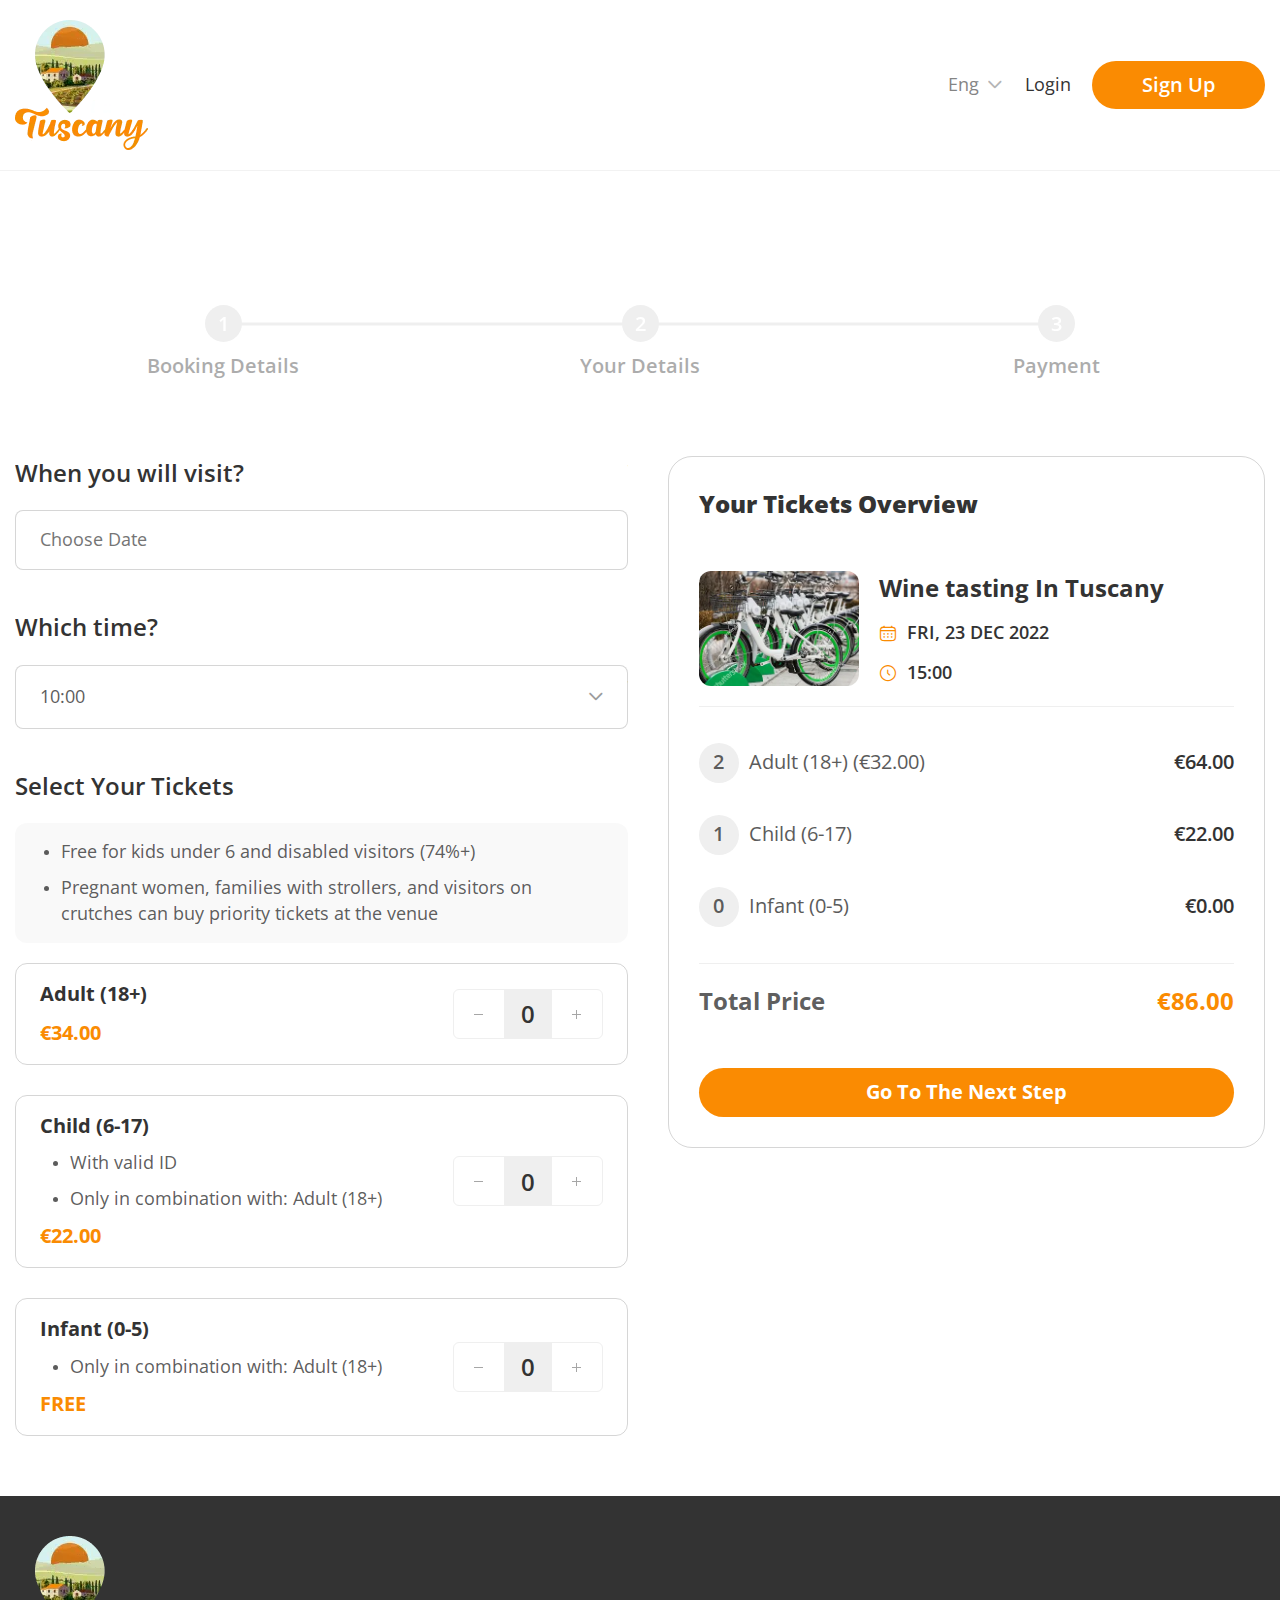
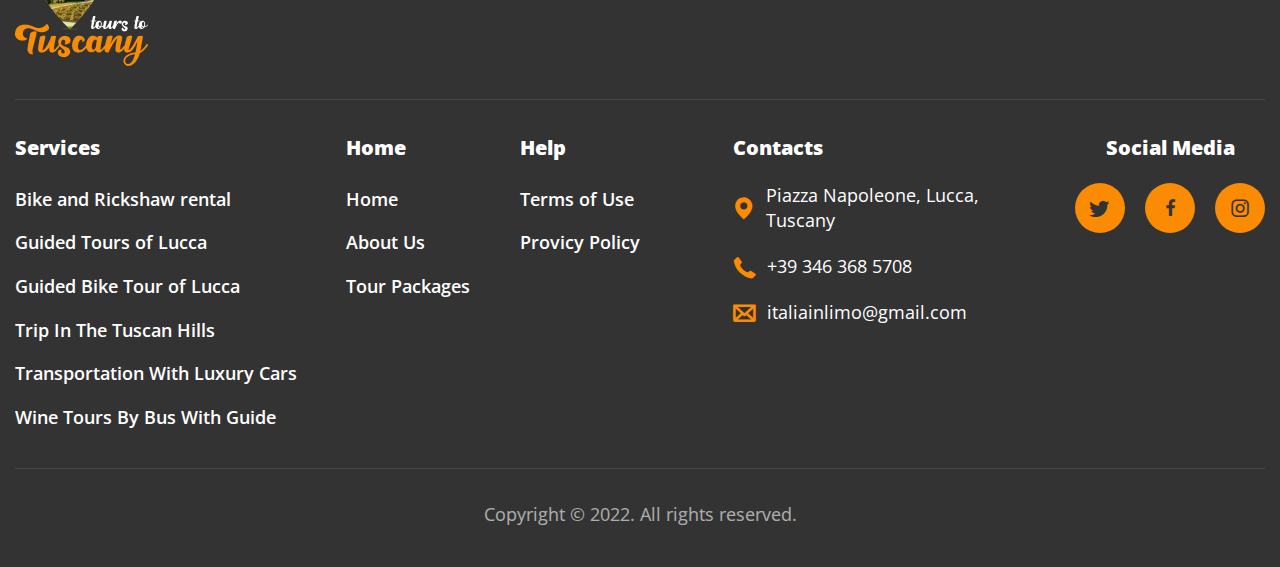
<file: order.html>
<!DOCTYPE html>
<html lang="en">

<head>
	<title>HomePage</title>
	<meta charset="UTF-8">
	<meta name="format-detection" content="telephone=no">
	<!-- <style>body{opacity: 0;}</style> -->
	<link rel="stylesheet" href="css/style.min.css?_v=20250424225832">
	<link rel="shortcut icon" href="favicon.ico">
	<!-- <meta name="robots" content="noindex, nofollow"> -->
	<meta name="viewport" content="width=device-width, initial-scale=1.0">
</head>

<body>
	<div class="wrapper order--wrapper">
		<header class="header">
			<div class="header__container">
				<a href="home.html" class="header__logo">
					<img src="img/logo.webp" alt="Logo">
				</a>
				<div class="header__menu menu" data-da=".actions-header,991">
					<button type="button" class="menu__icon icon-menu"><span></span></button>
					<nav class="menu__body">
						<ul class="menu__list">
							<li class="menu__item"><a href="home.html" class="menu__link">Home</a></li>
							<li class="menu__item"><a href="aboutUs.html" class="menu__link">About Us</a></li>
							<li class="menu__item"><a href="tour.html" class="menu__link">Tour Packages</a></li>
							<li class="menu__item"><a href="contacts.html" class="menu__link">Contact Us</a></li>
						</ul>
					</nav>
				</div>
				<div class="header__actions actions-header">
					<select class="actions-header__language _icon-mini-arrow" name="form[]" data-class-modif="language">
						<option value="1" selected>Eng</option>
						<option value="2">Ua</option>
					</select>
					<div class="actions-header__account account-actions" data-da=".menu__body,360,0">
						<a href="#" data-popup=".accountLogin" class="account-actions__action account-login">Login</a>
						<a href="#" data-popup=".accountCreate" class="account-actions__action account-sigin button">Sign Up</a>
					</div>
					<div class="actions-header__profile profile-actions-header">
						<button class="profile-actions-header__photo-body">
							<img src="img/users/user.webp" alt="Image">
						</button>
						<div class="profile-actions-header__menu menu-profile">
							<a href="order.html" class="menu-profile__action _icon-tickets">My Tickets</a>
							<button type="button" class="menu-profile__action _icon-logout">Logout</button>
						</div>
					</div>
				</div>
			</div>
		</header>
		<main class="order">
			<section class="order__main main-order">
				<div class="main-order__container">
					<div class="main-order__registration-body">
						<div class="main-order__progress-bar progress-bar-order">
							<div class="progress-bar-order__step step-progress-bar">
								<div class="step-progress-bar__bullet">
									<span>1</span>
								</div>
								<div class="step-progress-bar__name">Booking Details</div>
								<div class="step-progress-bar__check"></div>
							</div>
							<div class="progress-bar-order__step step-progress-bar">
								<div class="step-progress-bar__bullet">
									<span>2</span>
								</div>
								<div class="step-progress-bar__name">Your Details</div>
								<div class="step-progress-bar__check"></div>
							</div>
							<div class="progress-bar-order__step step-progress-bar">
								<div class="step-progress-bar__bullet">
									<span>3</span>
								</div>
								<div class="step-progress-bar__name">Payment</div>
								<div class="step-progress-bar__check"></div>
							</div>
						</div>
						<form class="main-order__body">
							<div class="main-order__shame shame-main-order">
								<div class="shame-main-order__global-body">
									<div class="shame-main-order__page-body step--first">
										<div class="shame-main-order__block block-shame-main-order">
											<h3 class="block-shame-main-order__title">When you will visit?</h3>
											<div class="block-shame-main-order__select">
												<input id="datapicker4" data-datepicker type="text" name="" placeholder="Choose Date">
											</div>
										</div>
										<div class="shame-main-order__block block-shame-main-order">
											<h3 class="block-shame-main-order__title">Which time?</h3>
											<select class="block-shame-main-order__select" name="form[]" data-class-modif="order--time">
												<option value="1" selected>10:00</option>
												<option value="2">12:00</option>
												<option value="3">15:00</option>
												<option value="4">18:00</option>
											</select>
										</div>
										<div class="shame-main-order__block block-shame-main-order">
											<h3 class="block-shame-main-order__title">Select Your Tickets</h3>
											<div class="block-shame-main-order__details details-block">
												<ul class="details-block__list">
													<li>Free for kids under 6 and disabled visitors (74%+) </li>
													<li>Pregnant women, families with strollers, and visitors on crutches can buy priority tickets at the venue</li>
												</ul>
											</div>
											<div class="block-shame-main-order__tickets tickets-block">
												<article class="tickets-block__item item-tickets-block border-line">
													<div class="item-tickets-block__info">
														<h6 class="item-tickets-block__title">Adult (18+)</h6>
														<span class="item-tickets-block__price">€34.00 </span>
													</div>
													<div class="item-tickets-block__action">
														<div data-quantity class="quantity">
															<button data-quantity-minus type="button" class="quantity__button quantity__button--minus"></button>
															<div class="quantity__input">
																<input data-quantity-value autocomplete="off" type="text" name="form[]" value="0">
															</div>
															<button data-quantity-plus type="button" class="quantity__button quantity__button--plus"></button>
														</div>
													</div>
												</article>
												<article class="tickets-block__item item-tickets-block border-line">
													<div class="item-tickets-block__info">
														<h6 class="item-tickets-block__title">Child (6-17)</h6>
														<ul class="item-tickets-block__list">
															<li>With valid ID</li>
															<li>Only in combination with: Adult (18+)</li>
														</ul>
														<span class="item-tickets-block__price">€22.00 </span>
													</div>
													<div class="item-tickets-block__action">
														<div data-quantity class="quantity">
															<button data-quantity-minus type="button" class="quantity__button quantity__button--minus"></button>
															<div class="quantity__input">
																<input data-quantity-value autocomplete="off" type="text" name="form[]" value="0">
															</div>
															<button data-quantity-plus type="button" class="quantity__button quantity__button--plus"></button>
														</div>
													</div>
												</article>
												<article class="tickets-block__item item-tickets-block border-line">
													<div class="item-tickets-block__info">
														<h6 class="item-tickets-block__title">Infant (0-5)</h6>
														<ul class="item-tickets-block__list">
															<li>Only in combination with: Adult (18+)</li>
														</ul>
														<span class="item-tickets-block__price">FREE</span>
													</div>
													<div class="item-tickets-block__action">
														<div data-quantity class="quantity">
															<button data-quantity-minus type="button" class="quantity__button quantity__button--minus"></button>
															<div class="quantity__input">
																<input data-quantity-value autocomplete="off" type="text" name="form[]" value="0">
															</div>
															<button data-quantity-plus type="button" class="quantity__button quantity__button--plus"></button>
														</div>
													</div>
												</article>
											</div>
										</div>
									</div>
									<div class="shame-main-order__page-body step--second">
										<div class="shame-main-order__block block-shame-main-order">
											<h3 class="block-shame-main-order__title">Who shall we send these tickets to?</h3>
											<div class="block-shame-main-order__items">
												<div class="block-shame-main-order__item item-block-shame-main-order">
													<h4 class="item-block-shame-main-order__title">Name</h4>
													<input class="item-block-shame-main-order__input border-line" placeholder="Enter your name" type="text" name="#" id="name">
												</div>
												<div class="block-shame-main-order__item item-block-shame-main-order">
													<h4 class="item-block-shame-main-order__title">Surname</h4>
													<input class="item-block-shame-main-order__input border-line" placeholder="Enter your surname" type="text" name="#" id="surName">
												</div>
												<div class="block-shame-main-order__item item-block-shame-main-order">
													<h4 class="item-block-shame-main-order__title">Telephone Number</h4>
													<input class="item-block-shame-main-order__input border-line" placeholder="Enter your telephone number" type="text" name="#" id="telephone">
												</div>
												<div class="block-shame-main-order__item item-block-shame-main-order">
													<h4 class="item-block-shame-main-order__title">Email Address</h4>
													<input class="item-block-shame-main-order__input border-line" placeholder="Enter your email address" type="text" name="#" id="email">
												</div>
											</div>
										</div>
									</div>
									<div class="shame-main-order__page-body step--thrid">
										<div class="shame-main-order__block block-shame-main-order">
											<h3 class="block-shame-main-order__title">Who shall we send these tickets to?</h3>
											<div class="block-shame-main-order__payment-methods">
												<div class="block-shame-main-order__payment-method payment-method">
													<labe for="payPal" class="payment-method__wrapper">
														<input type="radio" name="paymentMethod" id="payPal" class="payment-method__radio">
														<div class="payment-method__body">
															<div class="payment-method__header">
																<h6 class="payment-method__title">PayPal</h6>
																<div class="payment-method__description">
																	<p>You will be redirected to the PayPal website after<br> submitting your order</p>
																</div>
																<div class="payment-method__icons">
																	<div class="payment-method__icon-body card">
																		<img src="img/item-icons/cards/PayPal.svg" alt="Image">
																	</div>
																</div>
															</div>
														</div>
													</labe>
												</div>
												<div class="block-shame-main-order__payment-method payment-method my--card">
													<labe for="myCard" class="payment-method__wrapper">
														<input type="radio" name="paymentMethod" id="myCard" class="payment-method__radio">
														<div class="payment-method__body">
															<div class="payment-method__header">
																<h6 class="payment-method__title">Pay with Credit Card</h6>
																<div class="payment-method__icons">
																	<div class="payment-method__icon-body card">
																		<img src="img/item-icons/cards/visa.svg" alt="Image">
																	</div>
																	<div class="payment-method__icon-body card">
																		<img src="img/item-icons/cards/discover.svg" alt="Image">
																	</div>
																	<div class="payment-method__icon-body card">
																		<img src="img/item-icons/cards/Maestro.svg" alt="Image">
																	</div>
																	<div class="payment-method__icon-body card">
																		<img src="img/item-icons/cards/Mastercard.svg" alt="Image">
																	</div>
																</div>
															</div>
															<div class="payment-method__main main-payment-method">
																<div class="main-payment-method__item">
																	<label class="main-payment-method__label" for="">Card number</label>
																	<input class="main-payment-method__input" placeholder="" name="" type="text" id="cardNumber" maxlength="19">
																	<div class="main-payment-method__error" id="cardNumberError" class="error"></div>
																</div>
																<div class="main-payment-method__item">
																	<label class="main-payment-method__label" for="">Expiration Date</label>
																	<input class="main-payment-method__input" placeholder="" name="" type="text" id="expiryDate" maxlength="5">
																	<div class="main-payment-method__error" id="expiryDateError" class="error"></div>
																</div>
																<div class="main-payment-method__item">
																	<label class="main-payment-method__label" for="">Card Security Code</label>
																	<input class="main-payment-method__input" placeholder="" name="" type="password" id="cvv" maxlength="3">
																	<div class="main-payment-method__error" id="cvvError" class="error"></div>
																</div>
																<div class="main-payment-method__item">
																	<a href="#" class="main-payment-method__link-problem">What is this?</a>
																</div>
															</div>
														</div>
													</labe>
												</div>
											</div>
										</div>
									</div>
								</div>
							</div>
							<div class="main-order__info info-main-order">
								<div class="info-main-order__body border-line">
									<h5 class="info-main-order__title">Your Tickets Overview</h5>
									<div class="info-main-order__main my-info-order">
										<div class="my-info-order__header header-info-order">
											<div class="header-info-order__photo-body">
												<img src="img/photo/photo-content_1.webp" alt="Image">
											</div>
											<div class="header-info-order__body">
												<div class="header-info-order__title">Wine tasting In Tuscany</div>
												<ul class="header-info-order__details">
													<li class="header-info-order__detail _icon-calendar">FRI, 23 DEC 2022</li>
													<li class="header-info-order__detail _icon-clock">15:00</li>
												</ul>
											</div>
										</div>
										<div class="my-info-order__tickets tickets-my-info-order">
											<div class="tickets-my-info-order__row">
												<div class="tickets-my-info-order__number">
													<span>2</span>
												</div>
												<div class="tickets-my-info-order__details"><span>Adult (18+) (€32.00)</span></div>
												<div class="tickets-my-info-order__price"><span>€64.00</span></div>
											</div>
											<div class="tickets-my-info-order__row">
												<div class="tickets-my-info-order__number">
													<span>1</span>
												</div>
												<div class="tickets-my-info-order__details"><span>Child (6-17)</span></div>
												<div class="tickets-my-info-order__price"><span>€22.00</span></div>
											</div>
											<div class="tickets-my-info-order__row">
												<div class="tickets-my-info-order__number">
													<span>0</span>
												</div>
												<div class="tickets-my-info-order__details"><span>Infant (0-5) </span></div>
												<div class="tickets-my-info-order__price"><span>€0.00</span></div>
											</div>
										</div>
										<div class="my-info-order__footer footer-my-info-order">
											<h5 class="footer-my-info-order__title">Total Price</h5>
											<div class="footer-my-info-order__price"><span>€86.00</span></div>
										</div>
									</div>
									<button type="button" class="info-main-order__button button">Go to the Next Step</button>
								</div>
							</div>
						</form>
					</div>
					<div class="main-order__complete-page complete-page">
						<div class="complete-page__body">
							<div class="complete-body__icon">
								<img src="img/item-icons/check-marker.svg" alt="Image">
							</div>
							<div class="complete-body__info">
								<h3 class="complete-body__title">Your Order is complete!</h3>
								<div class="complete-body__text">
									<p>You will be receiving a confirmation email with order details.</p>
								</div>
							</div>
							<a href="home.html" class="complete-body__button">Go to the Home Page</a>
						</div>
					</div>
				</div>
			</section>
		</main>
		<footer class="footer">
			<div class="footer__container">
				<div class="footer__top">
					<img class="footer__logo" src="img/logo.webp" alt="Image">
				</div>
				<div class="footer__center center-footer">
					<div data-spollers="479.98" class="center-footer__spollers spollers-footer">
						<details class="spollers-footer__item">
							<summary class="spollers-footer__title footer--block--title">Services</summary>
							<div class="spollers-footer__body">
								<ul class="spollers-footer__list">
									<li class="spollers-footer__item-list">
										<a href="#" class="spollers-footer__link">Bike and Rickshaw rental</a>
									</li>
									<li class="spollers-footer__item-list">
										<a href="#" class="spollers-footer__link">Guided Tours of Lucca</a>
									</li>
									<li class="spollers-footer__item-list">
										<a href="#" class="spollers-footer__link">Guided Bike Tour of Lucca</a>
									</li>
									<li class="spollers-footer__item-list">
										<a href="#" class="spollers-footer__link">Trip In The Tuscan Hills</a>
									</li>
									<li class="spollers-footer__item-list">
										<a href="#" class="spollers-footer__link">Transportation With Luxury Cars</a>
									</li>
									<li class="spollers-footer__item-list">
										<a href="#" class="spollers-footer__link">Wine Tours By Bus With Guide</a>
									</li>
								</ul>
							</div>
						</details>
						<details class="spollers-footer__item">
							<summary class="spollers-footer__title footer--block--title">Home</summary>
							<div class="spollers-footer__body">
								<ul class="spollers-footer__list">
									<li class="spollers-footer__item-list">
										<a href="#" class="spollers-footer__link">Home</a>
									</li>
									<li class="spollers-footer__item-list">
										<a href="#" class="spollers-footer__link">About Us</a>
									</li>
									<li class="spollers-footer__item-list">
										<a href="#" class="spollers-footer__link">Tour Packages</a>
									</li>
								</ul>
							</div>
						</details>
						<details class="spollers-footer__item">
							<summary class="spollers-footer__title footer--block--title">Help</summary>
							<div class="spollers-footer__body">
								<ul class="spollers-footer__list">
									<li class="spollers-footer__item-list">
										<a href="#" class="spollers-footer__link">Terms of Use</a>
									</li>
									<li class="spollers-footer__item-list">
										<a href="#" class="spollers-footer__link">Provicy Policy</a>
									</li>
								</ul>
							</div>
						</details>
					</div>
					<div class="center-footer__info info-footer">
						<div class="info-footer__contacts contacts-info-footer">
							<h4 class="contacts-info-footer__title footer--block--title">Contacts</h4>
							<ul class="contacts-info-footer__list">
								<li class="contacts-info-footer__item _icon-maps-marker">
									<a href="#" class="contacts-info-footer__link">Piazza Napoleone, Lucca, Tuscany</a>
								</li>
								<li class="contacts-info-footer__item _icon-phone">
									<a href="#" class="contacts-info-footer__link">+39 346 368 5708</a>
								</li>
								<li class="contacts-info-footer__item _icon-mail">
									<a href="#" class="contacts-info-footer__link">italiainlimo@gmail.com</a>
								</li>
							</ul>
						</div>
						<div class="info-footer__socials socials-info-footer">
							<div class="socials-info-footer__title footer--block--title">Social Media</div>
							<div class="socials-info-footer__body">
								<a href="#" class="socials-info-footer__link _icon-s-twitter"></a>
								<a href="#" class="socials-info-footer__link _icon-s-facebook"></a>
								<a href="#" class="socials-info-footer__link _icon-s-instagram"></a>
							</div>
						</div>
					</div>
				</div>
				<div class="footer__bottom bottom-footer">
					<div class="bottom-footer__copyright">
						<p>Copyright © 2022. All rights reserved.</p>
					</div>
				</div>
			</div>
		</footer>
	</div>
	<div id="account" aria-hidden="true" class="create-account popup accountCreate">
		<div class="create-account__wrapper popup__wrapper">
			<div class="create-account__content popup__content">
				<form class="popup__form form-popup">
					<div class="form-popup__header">
						<h3 class="form-popup__title">Create Account</h3>
						<button data-close type="button" class="popup__close">
							<svg viewBox="0 0 23 23" fill="none" xmlns="http://www.w3.org/2000/svg">
								<path opacity="0.850056" d="M1.73333 1.48883L21.5469 21.0288" stroke="#979797" stroke-linecap="square" />
								<path opacity="0.850056" d="M21.2667 1.48883L1.45309 21.0288" stroke="#979797" stroke-linecap="square" />
							</svg>
						</button>
					</div>
					<div class="form-popup__body">
						<div class="form-popup__item item-form-popup">
							<label for="#" class="item-form-popup__label">Name and Surname</label>
							<input type="text" class="item-form-popup__input input--name" required placeholder="Enter your name and surname">
							<span class="item-form-popup__error span--error"></span>
						</div>
						<div class="form-popup__item item-form-popup">
							<label for="#" class="item-form-popup__label">Email Address</label>
							<input type="text" class="item-form-popup__input input--email" required placeholder="Enter your email address">
							<span class="item-form-popup__error span--error"></span>
						</div>
						<div class="form-popup__item item-form-popup">
							<label for="#" class="item-form-popup__label">Password</label>
							<div class="item-form-popup__password-container password-container">
								<input class="password-container__input input--password" type="password" id="passwordSign" required minlength="6" placeholder="Enter your password">
								<div class="password-container__content">
									<div class="password-container__eye">
										<img src="img/icons/eye-main.svg" alt="Image">
									</div>
								</div>
							</div>
							<span class="item-form-popup__error span--error"></span>
						</div>
						<div class="form-popup__coordination coordination">
							<div class="coordination__radio-body">
								<input type="checkbox" name="iAccept" id="iAccept" required class="coordination__radio-box">
							</div>
							<div class="coordination__description">I agree with <a href="#">Terms</a> and <a href="#">Privacy</a></div>
						</div>
					</div>
					<div class="form-popup__actions actions-form-popup">
						<button type="submit" class="actions-form-popup__sign-up">Sign Up</button>
						<span>or</span>
						<button class="actions-form-popup__sign-google"><span>Sign Up with Google</span></button>
					</div>
					<div class="form-popup__footer">
						<i>Already have an account? <a href="#" data-popup=".accountLogin">Log In</a></i>
					</div>
				</form>
			</div>
		</div>
	</div>

	<div id="accountLogin" aria-hidden="true" class="create-account popup accountLogin">
		<div class="create-account__wrapper popup__wrapper">
			<div class="create-account__content popup__content">
				<form class="popup__form form-popup">
					<div class="form-popup__header">
						<h3 class="form-popup__title">Login</h3>
					</div>
					<div class="form-popup__body">
						<div class="form-popup__item item-form-popup">
							<label for="#" class="item-form-popup__label">Email Address</label>
							<input type="text" class="item-form-popup__input" required placeholder="Enter your email address">
							<span class="item-form-popup__error span--error"></span>
						</div>
						<div class="form-popup__item item-form-popup">
							<label for="#" class="item-form-popup__label">Password</label>
							<div class="item-form-popup__password-container password-container">
								<input class="password-container__input" type="password" minlength="6" required id="passwordLogin" placeholder="Enter your password">
								<div class="password-container__content">
									<div class="password-container__eye">
										<img src="img/icons/eye-main.svg" alt="Image">
									</div>
								</div>
							</div>
							<span class="item-form-popup__error span--error"></span>
						</div>
						<div class="form-popup__coordination coordination">
							<a href="#" class="coordination__forgot" data-popup=".forgotPassword">Forgot your password?</a>
						</div>
					</div>
					<div class="form-popup__actions actions-form-popup">
						<button type="submit" class="actions-form-popup__sign-up">Sign In</button>
						<span>or</span>
						<button class="actions-form-popup__sign-google"><span>Sign In with Google</span></button>
					</div>
					<div class="form-popup__footer">
						<i>Don’t have an account ? <a href="#">Sign Up</a></i>
					</div>
				</form>
			</div>
		</div>
	</div>

	<div id="forgotPassword" aria-hidden="true" class="create-account popup forgotPassword">
		<div class="create-account__wrapper popup__wrapper">
			<div class="create-account__content popup__content">
				<form class="popup__form form-popup">
					<div class="form-popup__icon">
						<img src="img/icons/key.svg" alt="Image">
					</div>
					<div class="form-popup__header">
						<h3 class="form-popup__title">Forgot Password</h3>
					</div>
					<div class="form-popup__description">
						<p>No worries, we'll send you reset instructions.</p>
					</div>
					<div class="form-popup__body">
						<div class="form-popup__item item-form-popup">
							<label for="#" class="item-form-popup__label">Email Address</label>
							<input type="text" class="item-form-popup__input" required placeholder="Enter your email address">
							<span class="item-form-popup__error span--error"></span>
						</div>
					</div>
					<div class="form-popup__actions actions-form-popup">
						<button type="submit" class="actions-form-popup__reset-password button">Reset Password</button>
					</div>
					<div class="form-popup__footer">
						<a href="#" class="form-popup__back _icon-arrow" data-popup=".accountCreate">Back to Login</a>
					</div>
				</form>
			</div>
		</div>
	</div>

	<div id="checkEmail" aria-hidden="true" class="create-account popup checkEmail">
		<div class="create-account__wrapper popup__wrapper">
			<div class="create-account__content popup__content">
				<div class="popup__form form-popup">
					<div class="form-popup__icon">
						<img src="img/icons/mail.svg" alt="Image">
					</div>
					<div class="form-popup__header">
						<h3 class="form-popup__title">Check your email</h3>
					</div>
					<div class="form-popup__description">
						<p>We sent a password reset link to <br><b>loremipsum@gmail.com</b>.</p>
					</div>
					<div class="form-popup__actions actions-form-popup">
						<a href="#" class="actions-form-popup__open-email button">Open email app</a>
					</div>
					<div class="form-popup__footer">
						<i>Didn't receive the email? <a href="#" data-popup=".newPassword">Click to resend</a></i>
						<a href="#" class="form-popup__back _icon-arrow" data-popup=".accountCreate">Back to Login</a>
					</div>
				</div>
			</div>
		</div>
	</div>

	<div id="newPassword" aria-hidden="true" class="create-account popup newPassword">
		<div class="create-account__wrapper popup__wrapper">
			<div class="create-account__content popup__content">
				<form class="popup__form form-popup">
					<div class="form-popup__icon">
						<img src="img/icons/key.svg" alt="Image">
					</div>
					<div class="form-popup__header">
						<h3 class="form-popup__title">Set New Password</h3>
					</div>
					<div class="form-popup__description">
						<p>Your new password must be different from previously used passwords.</p>
					</div>
					<div class="form-popup__body">
						<div class="form-popup__item item-form-popup">
							<label for="#" class="item-form-popup__label">New Password</label>
							<div class="item-form-popup__password-container password-container">
								<input class="password-container__input password--one" type="password" minlength="6" required id="passwordLogin" placeholder="Enter your password">
								<div class="password-container__content">
									<div class="password-container__eye">
										<img src="img/icons/eye-main.svg" alt="Image">
									</div>
								</div>
							</div>
						</div>
						<div class="form-popup__item item-form-popup">
							<label for="#" class="item-form-popup__label">Confirm Password</label>
							<div class="item-form-popup__password-container password-container">
								<input class="password-container__input password--two" type="password" minlength="6" required id="passwordLogin" placeholder="Enter your password">
								<div class="password-container__content">
									<div class="password-container__eye">
										<img src="img/icons/eye-main.svg" alt="Image">
									</div>
								</div>
							</div>
						</div>
						<span class="item-form-popup__error span--error"></span>
					</div>
					<div class="form-popup__actions actions-form-popup">
						<button type="submit" class="actions-form-popup__reset-password button">Reset Password</button>
					</div>
					<div class="form-popup__footer">
						<a href="#" class="form-popup__back _icon-arrow" data-popup=".accountCreate">Back to Login</a>
					</div>
				</form>
			</div>
		</div>
	</div>

	<div id="passwordReset" aria-hidden="true" class="create-account popup passwordReset">
		<div class="create-account__wrapper popup__wrapper">
			<div class="create-account__content popup__content">
				<div class="popup__form form-popup">
					<div class="form-popup__icon icon--check-marker"></div>
					<div class="form-popup__header">
						<h3 class="form-popup__title">Password Reset</h3>
					</div>
					<div class="form-popup__description">
						<p>Your password has been successfully reset. Click below to login in magically.</p>
					</div>
					<div class="form-popup__actions actions-form-popup">
						<a href="#" class="actions-form-popup__open-email button">Continue</a>
					</div>
					<div class="form-popup__footer">
						<a href="#" class="form-popup__back _icon-arrow" data-popup=".accountCreate">Back to Login</a>
					</div>
				</div>
			</div>
		</div>
	</div>
	<!-- Документація: https://template.fls.guru/template-docs/modul-preloader.html -->
	<div id="fls-preloader">
		<!-- Скріпт прелоадера -->
		<script>
			function preloader() {
				const preloaderImages = document.querySelector('[data-preloader]') ? document.querySelectorAll('[data-preloader] img') : document.querySelectorAll('img');
				const preloaderContainer = document.querySelector('#fls-preloader');
				if (preloaderImages.length) {
					const preloaderStyleTemplate = `
				<style>
					* {
						padding: 0px;
						margin: 0px;
						border: 0px;
						box-sizing: border-box;
					}
					/* Головний блок */
					.fls-preloader{
						pointer-events: none;
						z-index: 1;
						position: fixed;
						width: 100%;
						height: 100%;
						top: 0;
						left: 0;
						display: flex;
						justify-content:center;
						align-items: center;
                        background-color: #fff;
					}
					/* Блок з елементами */
					.fls-preloader__body{
						padding: 0.93rem;
						max-width: 31.25rem;
						display: flex;
						flex-direction: column;
                        color: #FA8B02;
					}
					/* Блок з лічильником */
					.fls-preloader__counter{
						font-size: 7rem;
					}
					/* Прогресбар */
					.fls-preloader__line{}
					/* Лінія прогресбару */
					.fls-preloader__line span{
						display: inline-block;
						transition: width 0.2s ease;
						height: 0.8rem;
						background-color: #FA8B02;
					}
					.lock body{
						overflow: hidden;
						touch-action: none;
						overscroll-behavior: none;
					}
					.loading body>*:not(.fls-preloader){
						opacity: 0;
						visibility: hidden;
					}
					.loaded body>*:not(.fls-preloader){
						transition: opacity 0.5s ease 0s;
						opacity: 1;
						visibility: visible;
					}
				</style>`;

					document.head.insertAdjacentHTML("beforeend", preloaderStyleTemplate);

					const preloaderTemplate = `
					<div class="fls-preloader">
						<div class="fls-preloader__body">
							<div class="fls-preloader__counter">0%</div>
							<div class="fls-preloader__line"><span></span></div>
						</div>
					</div>`;
					document.body.insertAdjacentHTML("beforeend", preloaderTemplate);

					const
						preloader = document.querySelector('.fls-preloader'),
						showPecentLoad = document.querySelector('.fls-preloader__counter'),
						showLineLoad = document.querySelector('.fls-preloader__line span'),
						htmlDocument = document.documentElement;

					let imagesLoadedCount = counter = progress = 0;

					htmlDocument.classList.add('loading');
					htmlDocument.classList.add('lock');

					preloaderImages.forEach(preloaderImage => {
						const imgClone = document.createElement('img');
						if (imgClone) {
							imgClone.onload = imageLoaded;
							imgClone.onerror = imageLoaded;
							preloaderImage.dataset.src ? imgClone.src = preloaderImage.dataset.src : imgClone.src = preloaderImage.src;
						}
					});

					function setValueProgress(progress) {
						showPecentLoad ? showPecentLoad.innerText = `${progress}%` : null;
						showLineLoad ? showLineLoad.style.width = `${progress}%` : null;
					}
					showPecentLoad ? setValueProgress(progress) : null;

					function imageLoaded() {
						imagesLoadedCount++;
						progress = Math.round((100 / preloaderImages.length) * imagesLoadedCount);
						const intervalId = setInterval(() => {
							counter >= progress ? clearInterval(intervalId) : setValueProgress(++counter);
							counter >= 100 ? addLoadedClass() : null;
						}, 10);
					}

					function addLoadedClass() {
						htmlDocument.classList.add('loaded');
						htmlDocument.classList.remove('lock');
						htmlDocument.classList.remove('loading');
						setInterval(() => {
							preloader.remove();
							preloaderContainer.remove();
						}, 500);
					}
				} else {
					preloaderContainer.remove();
				}
			}
			preloader();
		</script>
	</div>
	<script src="js/app.min.js?_v=20250424225832"></script>

</body>

</html>
</file>
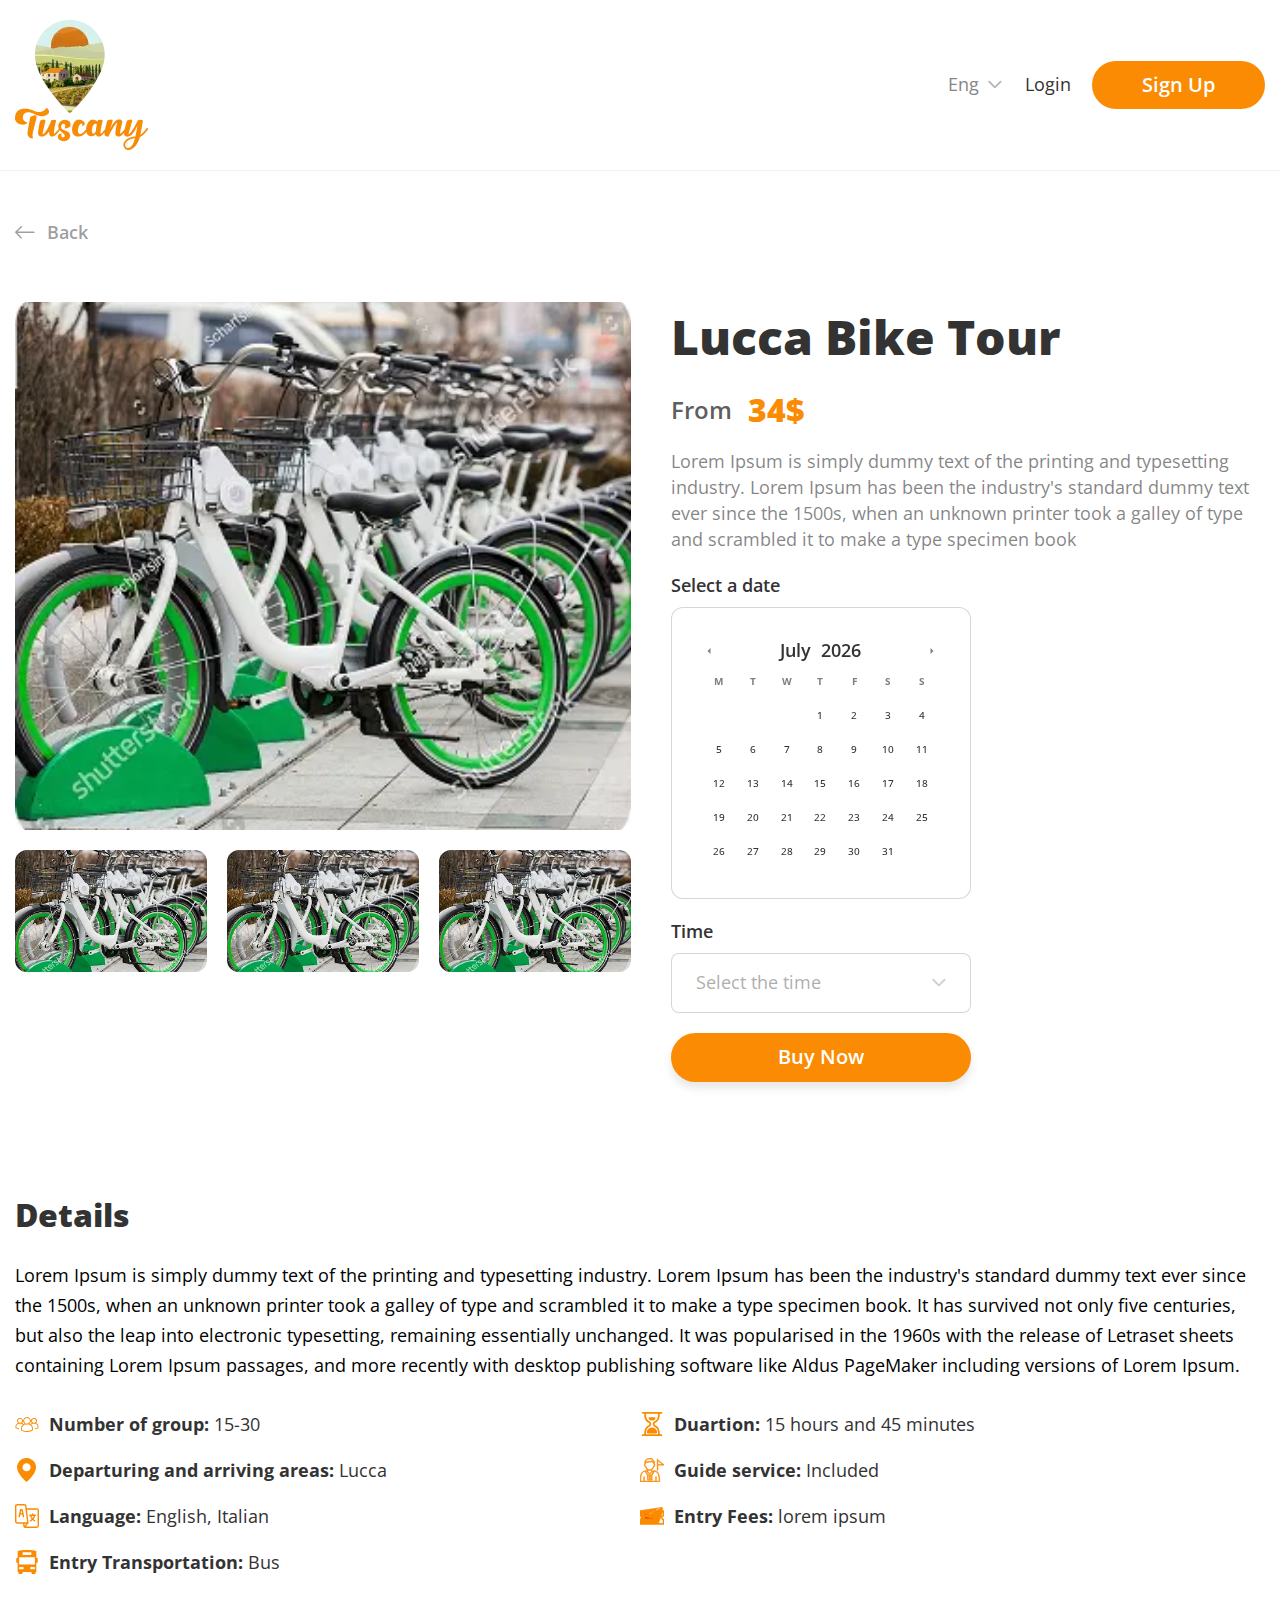
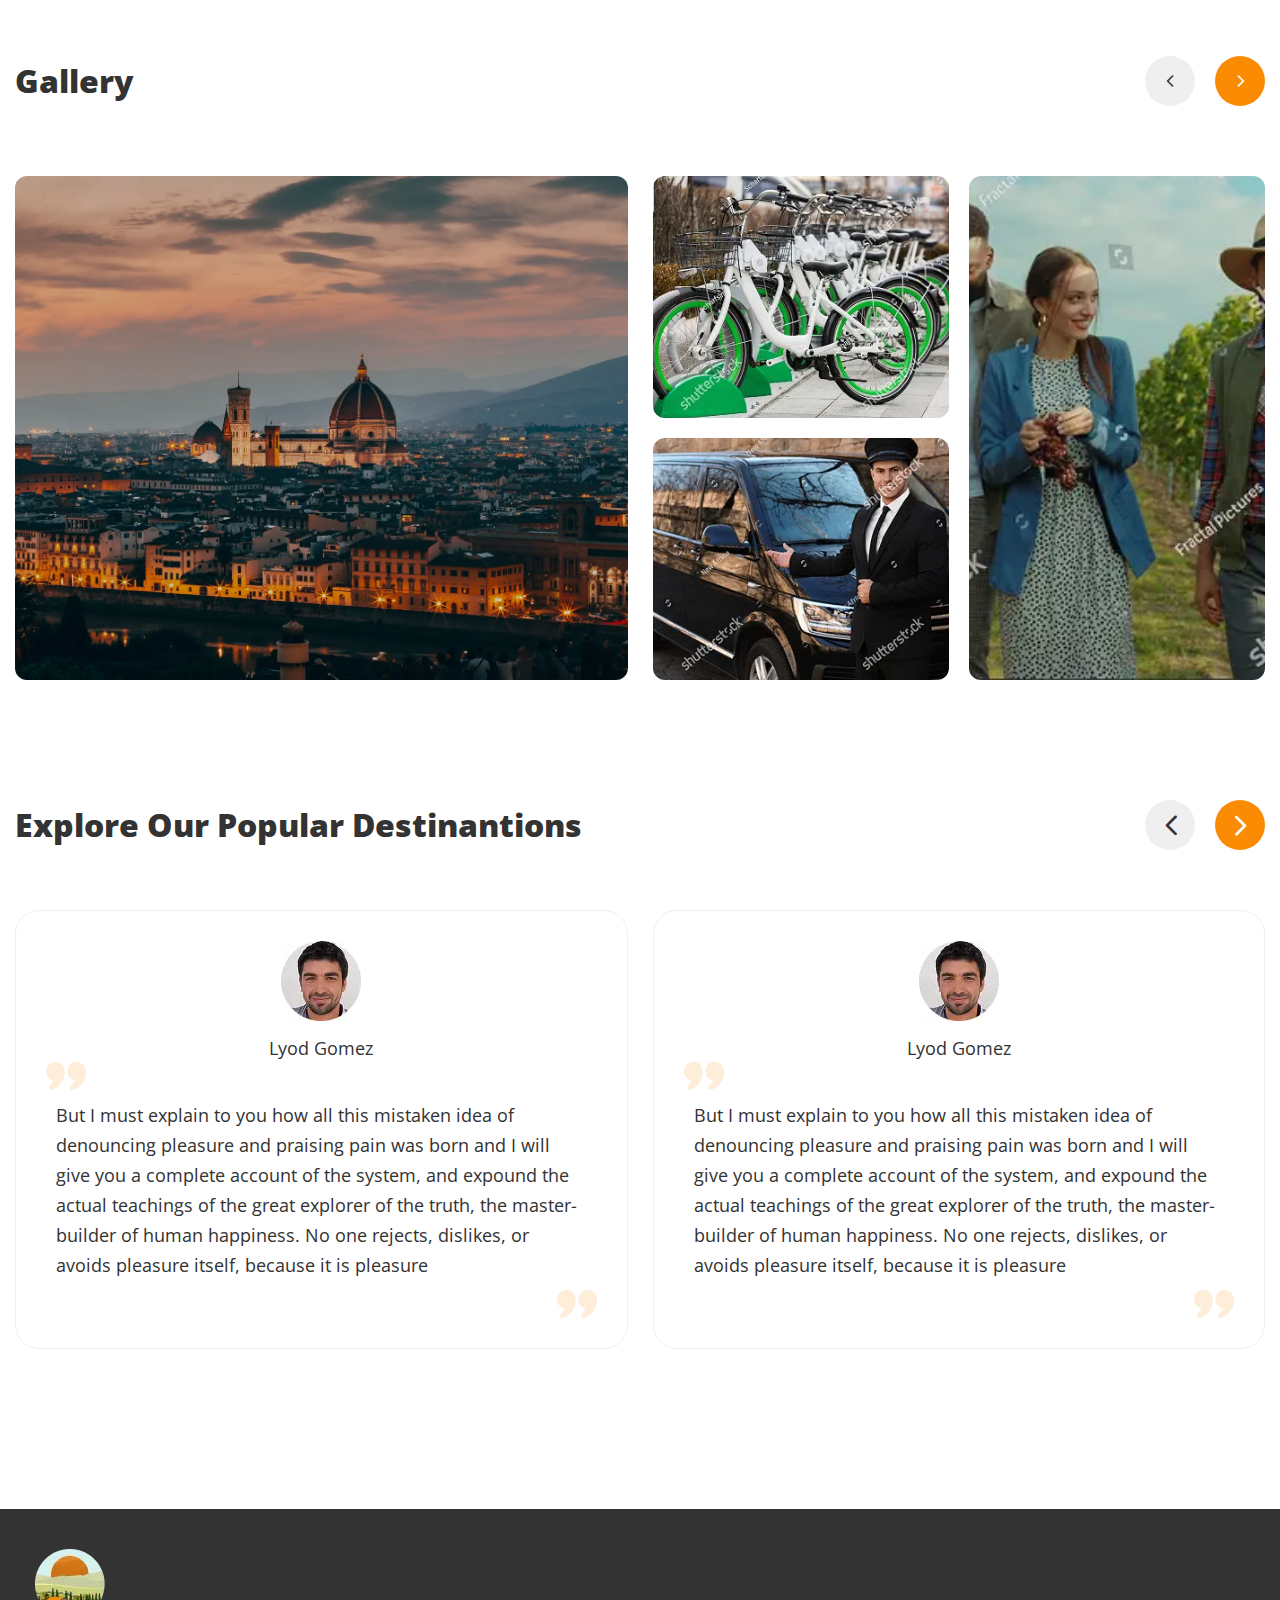
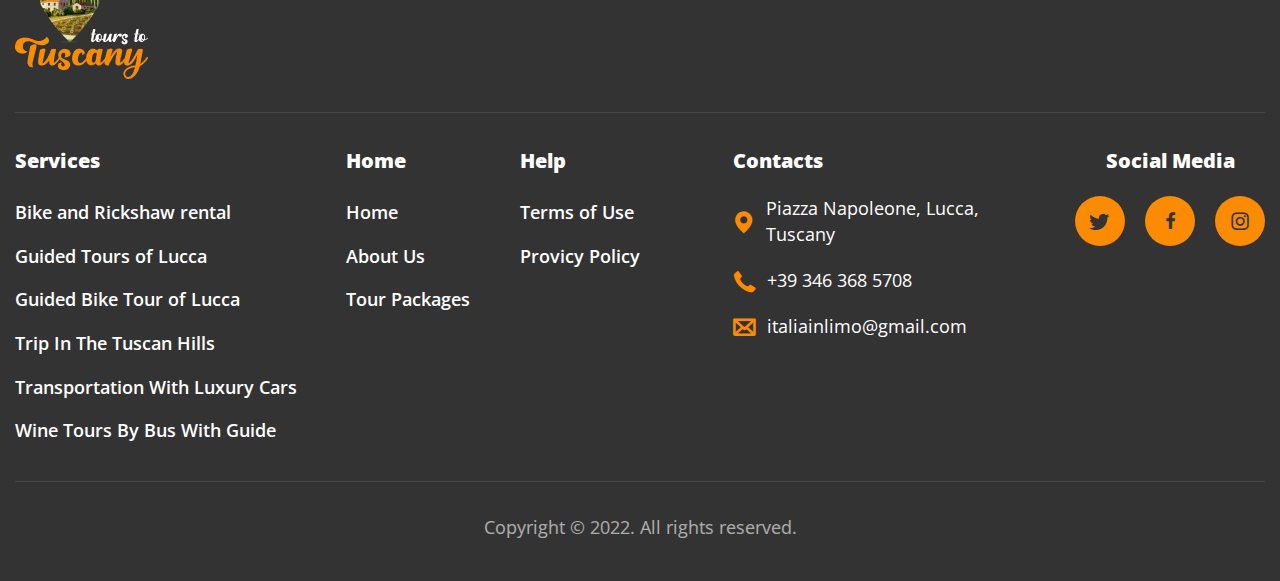
<file: packageDetail.html>
<!DOCTYPE html>
<html lang="en">

<head>
	<title>HomePage</title>
	<meta charset="UTF-8">
	<meta name="format-detection" content="telephone=no">
	<!-- <style>body{opacity: 0;}</style> -->
	<link rel="stylesheet" href="css/style.min.css?_v=20250424225832">
	<link rel="shortcut icon" href="favicon.ico">
	<!-- <meta name="robots" content="noindex, nofollow"> -->
	<meta name="viewport" content="width=device-width, initial-scale=1.0">
</head>

<body>
	<div class="wrapper packageDetail--wrapper">
		<header class="header">
			<div class="header__container">
				<a href="home.html" class="header__logo">
					<img src="img/logo.webp" alt="Logo">
				</a>
				<div class="header__menu menu" data-da=".actions-header,991">
					<button type="button" class="menu__icon icon-menu"><span></span></button>
					<nav class="menu__body">
						<ul class="menu__list">
							<li class="menu__item"><a href="home.html" class="menu__link">Home</a></li>
							<li class="menu__item"><a href="aboutUs.html" class="menu__link">About Us</a></li>
							<li class="menu__item"><a href="tour.html" class="menu__link">Tour Packages</a></li>
							<li class="menu__item"><a href="contacts.html" class="menu__link">Contact Us</a></li>
						</ul>
					</nav>
				</div>
				<div class="header__actions actions-header">
					<select class="actions-header__language _icon-mini-arrow" name="form[]" data-class-modif="language">
						<option value="1" selected>Eng</option>
						<option value="2">Ua</option>
					</select>
					<div class="actions-header__account account-actions" data-da=".menu__body,360,0">
						<a href="#" data-popup=".accountLogin" class="account-actions__action account-login">Login</a>
						<a href="#" data-popup=".accountCreate" class="account-actions__action account-sigin button">Sign Up</a>
					</div>
					<div class="actions-header__profile profile-actions-header">
						<button class="profile-actions-header__photo-body">
							<img src="img/users/user.webp" alt="Image">
						</button>
						<div class="profile-actions-header__menu menu-profile">
							<a href="order.html" class="menu-profile__action _icon-tickets">My Tickets</a>
							<button type="button" class="menu-profile__action _icon-logout">Logout</button>
						</div>
					</div>
				</div>
			</div>
		</header>
		<main class="packageDetail">
			<div class="packageDetail__back back-block">
				<div class="back-block__container">
					<a href="home.html" class="back-block__link _icon-arrow">Back</a>
				</div>
			</div>
			<section class="packageDetail__main main-packageDetail">
				<div class="main-packageDetail__container">
					<div class="main-packageDetail__content content-main-packageDetail">
						<div class="content-main-packageDetail__main-photo" data-gallery>
							<a href="img/photo/photo-content_1.webp" class="content-main-packageDetail__photo-preview">
								<img src="img/photo/photo-content_1.webp" alt="Image">
							</a>
						</div>
						<div class="content-main-packageDetail__photos" data-gallery>
							<a href="img/photo/photo-content_1.webp" class="content-main-packageDetail__photo-body">
								<img src="img/photo/photo-content_1.webp" alt="Image">
							</a>
							<a href="img/photo/photo-content_1.webp" class="content-main-packageDetail__photo-body">
								<img src="img/photo/photo-content_1.webp" alt="Image">
							</a>
							<a href="img/photo/photo-content_1.webp" class="content-main-packageDetail__photo-body">
								<img src="img/photo/photo-content_1.webp" alt="Image">
							</a>
						</div>
					</div>
					<div class="main-packageDetail__body">
						<div class="main-packageDetail__info info-main-packageDetail">
							<h1 class="info-main-packageDetail__title">Lucca Bike Tour</h1>
							<div class="info-main-packageDetail__price">From<span>34$</span></div>
							<div class="info-main-packageDetail__description">
								<p>Lorem Ipsum is simply dummy text of the printing and typesetting industry. Lorem Ipsum has been the industry's standard dummy text ever since the 1500s, when an unknown printer took a galley of type and scrambled it to make a type specimen book</p>
							</div>
						</div>
						<div class="main-packageDetail__additionally">
							<div class="main-packageDetail__actions actions-info-main-packageDetail">
								<div class="actions-info-main-packageDetail__block block-actions-info-main">
									<h5 class="block-actions-info-main__title">Select a date</h5>
									<input id="datapicker5" data-datepicker type="text" name="" placeholder="Choose Date">
								</div>
								<div class="actions-info-main-packageDetail__block block-actions-info-main">
									<h5 class="block-actions-info-main__title">Time</h5>
									<select class="block-actions-info-main__select" name="form[]" data-class-modif="form">
										<option value="1" selected>Select the time</option>
										<option value="2">9:00</option>
										<option value="3">12:00</option>
										<option value="4">15:00</option>
										<option value="4">18:00</option>
									</select>
								</div>
								<a href="order.html" class="actions-info-main-packageDetail__button button">Buy Now</a>
							</div>
						</div>
					</div>
				</div>
			</section>
			<section class="packageDetail__info info-packageDetail">
				<div class="info-packageDetail__container">
					<div class="info-packageDetail__body">
						<h3 class="info-packageDetail__title">Details</h3>
						<div class="info-packageDetail__description">
							<p>Lorem Ipsum is simply dummy text of the printing and typesetting industry. Lorem Ipsum has been the industry's standard dummy text ever since the 1500s, when an unknown printer took a galley of type and scrambled it to make a type specimen book. It has survived not only five centuries, but also the leap into electronic typesetting, remaining essentially unchanged. It was popularised in the 1960s with the release of Letraset sheets containing Lorem Ipsum passages, and more recently with desktop publishing software like Aldus PageMaker including versions of Lorem Ipsum.</p>
						</div>
						<div class="info-packageDetail__details details-info-packageDetail">
							<ul class="details-info-packageDetail__list">
								<li class="details-info-packageDetail__item item-details-info-packageDetail">
									<div class="item-details-info-packageDetail__icon">
										<img src="img/icons/peoples.svg" alt="Image">
									</div>
									<div class="item-details-info-packageDetail__detail">Number of group: <span>15-30</span></div>
								</li>
								<li class="details-info-packageDetail__item item-details-info-packageDetail">
									<div class="item-details-info-packageDetail__icon">
										<img src="img/icons/hourglass.svg" alt="Image">
									</div>
									<div class="item-details-info-packageDetail__detail">Duartion: <span>15 hours and 45 minutes</span></div>
								</li>
								<li class="details-info-packageDetail__item item-details-info-packageDetail">
									<div class="item-details-info-packageDetail__icon">
										<img src="img/icons/maps-marker.svg" alt="Image">
									</div>
									<div class="item-details-info-packageDetail__detail">Departuring and arriving areas: <span>Lucca</span></div>
								</li>
								<li class="details-info-packageDetail__item item-details-info-packageDetail">
									<div class="item-details-info-packageDetail__icon">
										<img src="img/icons/service.svg" alt="Image">
									</div>
									<div class="item-details-info-packageDetail__detail">Guide service: <span>Included</span></div>
								</li>
								<li class="details-info-packageDetail__item item-details-info-packageDetail">
									<div class="item-details-info-packageDetail__icon">
										<img src="img/icons/language.svg" alt="Image">
									</div>
									<div class="item-details-info-packageDetail__detail">Language: <span>English, Italian</span></div>
								</li>
								<li class="details-info-packageDetail__item item-details-info-packageDetail">
									<div class="item-details-info-packageDetail__icon">
										<img src="img/icons/tickets.svg" alt="Image">
									</div>
									<div class="item-details-info-packageDetail__detail">Entry Fees: <span>lorem ipsum</span></div>
								</li>
								<li class="details-info-packageDetail__item item-details-info-packageDetail">
									<div class="item-details-info-packageDetail__icon">
										<img src="img/icons/bus.svg" alt="Image">
									</div>
									<div class="item-details-info-packageDetail__detail">Entry Transportation: <span>Bus</span></div>
								</li>
							</ul>
						</div>
					</div>
				</div>
			</section>
			<div class="packageDetail__gallery gallery-packageDetail">
				<div class="gallery-packageDetail__container">
					<div class="gallery-packageDetail__header header-gallery-packageDetail">
						<h3 class="header-gallery-packageDetail__title">Gallery</h3>
						<div class="header-gallery-packageDetail__arrows">
							<button type="button" class="header-gallery-packageDetail__arrow gallery-arrow-prev _icon-mini-arrow"></button>
							<button type="button" class="header-gallery-packageDetail__arrow gallery-arrow-next _icon-mini-arrow"></button>
						</div>
					</div>
					<div class="gallery-packageDetail__content content-gallery-packageDetail">
						<div class="content-gallery-packageDetail__slider swiper">
							<div class="content-gallery-packageDetail__wrapper swiper-wrapper">
								<div class="content-gallery-packageDetail__slide slide-gallery swiper-slide" data-gallery>
									<a href="img/photo/main_photo.webp" class="slide-gallery__photo-body photo--body gallery__image">
										<img src="img/photo/main_photo.webp" alt="Image" class="gallery__preview">
									</a>
								</div>
								<div class="content-gallery-packageDetail__slide slide-gallery swiper-slide">
									<div class="slide-gallery__photos-body" data-gallery>
										<a href="img/photo/photo-content_1.webp" class="slide-gallery__mini-photo photo--body">
											<img src="img/photo/photo-content_1.webp" alt="Image">
										</a>
										<a href="img/photo/photo-content_2.webp" class="slide-gallery__vertical-photo photo--body">
											<img src="img/photo/photo-content_2.webp" alt="Image">
										</a>
										<a href="img/photo/photo-content_3.webp" class="slide-gallery__mini-photo photo--body">
											<img src="img/photo/photo-content_3.webp" alt="Image">
										</a>
									</div>
								</div>
								<div class="content-gallery-packageDetail__slide slide-gallery swiper-slide">
									<div class="slide-gallery__photos-body" data-gallery>
										<a href="img/photo/photo-content_4.webp" class="slide-gallery__mini-photo photo--body">
											<img src="img/photo/photo-content_4.webp" alt="Image">
										</a>
										<a href="img/photo/photo-content_5.webp" class="slide-gallery__mini-photo photo--body">
											<img src="img/photo/photo-content_5.webp" alt="Image">
										</a>
										<a href="img/photo/photo-content_6.webp" class="slide-gallery__horizontal-photo photo--body">
											<img src="img/photo/photo-content_6.webp" alt="Image">
										</a>
									</div>
								</div>
							</div>
						</div>
					</div>
				</div>
			</div>
			<section class="packageDetail__reviews reviews">
				<div class="reviews__container">
					<div class="reviews__header header-section">
						<h2 class="header-section__title">Explore Our Popular Destinantions </h2>
						<div class="header-section__arrows">
							<button class="header-section__arrow _icon-mini-arrow swiper-button-prev reviews--button-prev"></button>
							<button class="header-section__arrow _icon-mini-arrow swiper-button-next reviews--button-next"></button>
						</div>
					</div>
					<div class="reviews__body">
						<div class="reviews__slider swiper">
							<div class="reviews__wrapper swiper-wrapper">
								<div class="reviews__slide swiper-slide">
									<article class="review">
										<div class="review__user user-review">
											<div class="user-review__photo">
												<img src="img/users/user.webp" alt="Photo User" class="user-reviews__avatar">
											</div>
											<h5 class="user-review__name">Lyod Gomez</h5>
										</div>
										<div class="review__text">
											<p>But I must explain to you how all this mistaken idea of denouncing pleasure and praising pain was born and I will give you a complete account of the system, and expound the actual teachings of the great explorer of the truth, the master-builder of human happiness. No one rejects, dislikes, or avoids pleasure itself, because it is pleasure</p>
										</div>
									</article>
								</div>
								<div class="reviews__slide swiper-slide">
									<article class="review">
										<div class="review__user user-review">
											<div class="user-review__photo">
												<img src="img/users/user.webp" alt="Photo User" class="user-reviews__avatar">
											</div>
											<h5 class="user-review__name">Lyod Gomez</h5>
										</div>
										<div class="review__text">
											<p>But I must explain to you how all this mistaken idea of denouncing pleasure and praising pain was born and I will give you a complete account of the system, and expound the actual teachings of the great explorer of the truth, the master-builder of human happiness. No one rejects, dislikes, or avoids pleasure itself, because it is pleasure</p>
										</div>
									</article>
								</div>
								<div class="reviews__slide swiper-slide">
									<article class="review">
										<div class="review__user user-review">
											<div class="user-review__photo">
												<img src="img/users/user.webp" alt="Photo User" class="user-reviews__avatar">
											</div>
											<h5 class="user-review__name">Lyod Gomez</h5>
										</div>
										<div class="review__text">
											<p>But I must explain to you how all this mistaken idea of denouncing pleasure and praising pain was born and I will give you a complete account of the system, and expound the actual teachings of the great explorer of the truth, the master-builder of human happiness. No one rejects, dislikes, or avoids pleasure itself, because it is pleasure</p>
										</div>
									</article>
								</div>
								<div class="reviews__slide swiper-slide">
									<article class="review">
										<div class="review__user user-review">
											<div class="user-review__photo">
												<img src="img/users/user.webp" alt="Photo User" class="user-reviews__avatar">
											</div>
											<h5 class="user-review__name">Lyod Gomez</h5>
										</div>
										<div class="review__text">
											<p>But I must explain to you how all this mistaken idea of denouncing pleasure and praising pain was born and I will give you a complete account of the system, and expound the actual teachings of the great explorer of the truth, the master-builder of human happiness. No one rejects, dislikes, or avoids pleasure itself, because it is pleasure</p>
										</div>
									</article>
								</div>
								<div class="reviews__slide swiper-slide">
									<article class="review">
										<div class="review__user user-review">
											<div class="user-review__photo">
												<img src="img/users/user.webp" alt="Photo User" class="user-reviews__avatar">
											</div>
											<h5 class="user-review__name">Lyod Gomez</h5>
										</div>
										<div class="review__text">
											<p>But I must explain to you how all this mistaken idea of denouncing pleasure and praising pain was born and I will give you a complete account of the system, and expound the actual teachings of the great explorer of the truth, the master-builder of human happiness. No one rejects, dislikes, or avoids pleasure itself, because it is pleasure</p>
										</div>
									</article>
								</div>
								<div class="reviews__slide swiper-slide">
									<article class="review">
										<div class="review__user user-review">
											<div class="user-review__photo">
												<img src="img/users/user.webp" alt="Photo User" class="user-reviews__avatar">
											</div>
											<h5 class="user-review__name">Lyod Gomez</h5>
										</div>
										<div class="review__text">
											<p>But I must explain to you how all this mistaken idea of denouncing pleasure and praising pain was born and I will give you a complete account of the system, and expound the actual teachings of the great explorer of the truth, the master-builder of human happiness. No one rejects, dislikes, or avoids pleasure itself, because it is pleasure</p>
										</div>
									</article>
								</div>
							</div>
						</div>
					</div>
				</div>
			</section>
		</main>
		<footer class="footer">
			<div class="footer__container">
				<div class="footer__top">
					<img class="footer__logo" src="img/logo.webp" alt="Image">
				</div>
				<div class="footer__center center-footer">
					<div data-spollers="479.98" class="center-footer__spollers spollers-footer">
						<details class="spollers-footer__item">
							<summary class="spollers-footer__title footer--block--title">Services</summary>
							<div class="spollers-footer__body">
								<ul class="spollers-footer__list">
									<li class="spollers-footer__item-list">
										<a href="#" class="spollers-footer__link">Bike and Rickshaw rental</a>
									</li>
									<li class="spollers-footer__item-list">
										<a href="#" class="spollers-footer__link">Guided Tours of Lucca</a>
									</li>
									<li class="spollers-footer__item-list">
										<a href="#" class="spollers-footer__link">Guided Bike Tour of Lucca</a>
									</li>
									<li class="spollers-footer__item-list">
										<a href="#" class="spollers-footer__link">Trip In The Tuscan Hills</a>
									</li>
									<li class="spollers-footer__item-list">
										<a href="#" class="spollers-footer__link">Transportation With Luxury Cars</a>
									</li>
									<li class="spollers-footer__item-list">
										<a href="#" class="spollers-footer__link">Wine Tours By Bus With Guide</a>
									</li>
								</ul>
							</div>
						</details>
						<details class="spollers-footer__item">
							<summary class="spollers-footer__title footer--block--title">Home</summary>
							<div class="spollers-footer__body">
								<ul class="spollers-footer__list">
									<li class="spollers-footer__item-list">
										<a href="#" class="spollers-footer__link">Home</a>
									</li>
									<li class="spollers-footer__item-list">
										<a href="#" class="spollers-footer__link">About Us</a>
									</li>
									<li class="spollers-footer__item-list">
										<a href="#" class="spollers-footer__link">Tour Packages</a>
									</li>
								</ul>
							</div>
						</details>
						<details class="spollers-footer__item">
							<summary class="spollers-footer__title footer--block--title">Help</summary>
							<div class="spollers-footer__body">
								<ul class="spollers-footer__list">
									<li class="spollers-footer__item-list">
										<a href="#" class="spollers-footer__link">Terms of Use</a>
									</li>
									<li class="spollers-footer__item-list">
										<a href="#" class="spollers-footer__link">Provicy Policy</a>
									</li>
								</ul>
							</div>
						</details>
					</div>
					<div class="center-footer__info info-footer">
						<div class="info-footer__contacts contacts-info-footer">
							<h4 class="contacts-info-footer__title footer--block--title">Contacts</h4>
							<ul class="contacts-info-footer__list">
								<li class="contacts-info-footer__item _icon-maps-marker">
									<a href="#" class="contacts-info-footer__link">Piazza Napoleone, Lucca, Tuscany</a>
								</li>
								<li class="contacts-info-footer__item _icon-phone">
									<a href="#" class="contacts-info-footer__link">+39 346 368 5708</a>
								</li>
								<li class="contacts-info-footer__item _icon-mail">
									<a href="#" class="contacts-info-footer__link">italiainlimo@gmail.com</a>
								</li>
							</ul>
						</div>
						<div class="info-footer__socials socials-info-footer">
							<div class="socials-info-footer__title footer--block--title">Social Media</div>
							<div class="socials-info-footer__body">
								<a href="#" class="socials-info-footer__link _icon-s-twitter"></a>
								<a href="#" class="socials-info-footer__link _icon-s-facebook"></a>
								<a href="#" class="socials-info-footer__link _icon-s-instagram"></a>
							</div>
						</div>
					</div>
				</div>
				<div class="footer__bottom bottom-footer">
					<div class="bottom-footer__copyright">
						<p>Copyright © 2022. All rights reserved.</p>
					</div>
				</div>
			</div>
		</footer>
	</div>
	<div id="account" aria-hidden="true" class="create-account popup accountCreate">
		<div class="create-account__wrapper popup__wrapper">
			<div class="create-account__content popup__content">
				<form class="popup__form form-popup">
					<div class="form-popup__header">
						<h3 class="form-popup__title">Create Account</h3>
						<button data-close type="button" class="popup__close">
							<svg viewBox="0 0 23 23" fill="none" xmlns="http://www.w3.org/2000/svg">
								<path opacity="0.850056" d="M1.73333 1.48883L21.5469 21.0288" stroke="#979797" stroke-linecap="square" />
								<path opacity="0.850056" d="M21.2667 1.48883L1.45309 21.0288" stroke="#979797" stroke-linecap="square" />
							</svg>
						</button>
					</div>
					<div class="form-popup__body">
						<div class="form-popup__item item-form-popup">
							<label for="#" class="item-form-popup__label">Name and Surname</label>
							<input type="text" class="item-form-popup__input input--name" required placeholder="Enter your name and surname">
							<span class="item-form-popup__error span--error"></span>
						</div>
						<div class="form-popup__item item-form-popup">
							<label for="#" class="item-form-popup__label">Email Address</label>
							<input type="text" class="item-form-popup__input input--email" required placeholder="Enter your email address">
							<span class="item-form-popup__error span--error"></span>
						</div>
						<div class="form-popup__item item-form-popup">
							<label for="#" class="item-form-popup__label">Password</label>
							<div class="item-form-popup__password-container password-container">
								<input class="password-container__input input--password" type="password" id="passwordSign" required minlength="6" placeholder="Enter your password">
								<div class="password-container__content">
									<div class="password-container__eye">
										<img src="img/icons/eye-main.svg" alt="Image">
									</div>
								</div>
							</div>
							<span class="item-form-popup__error span--error"></span>
						</div>
						<div class="form-popup__coordination coordination">
							<div class="coordination__radio-body">
								<input type="checkbox" name="iAccept" id="iAccept" required class="coordination__radio-box">
							</div>
							<div class="coordination__description">I agree with <a href="#">Terms</a> and <a href="#">Privacy</a></div>
						</div>
					</div>
					<div class="form-popup__actions actions-form-popup">
						<button type="submit" class="actions-form-popup__sign-up">Sign Up</button>
						<span>or</span>
						<button class="actions-form-popup__sign-google"><span>Sign Up with Google</span></button>
					</div>
					<div class="form-popup__footer">
						<i>Already have an account? <a href="#" data-popup=".accountLogin">Log In</a></i>
					</div>
				</form>
			</div>
		</div>
	</div>

	<div id="accountLogin" aria-hidden="true" class="create-account popup accountLogin">
		<div class="create-account__wrapper popup__wrapper">
			<div class="create-account__content popup__content">
				<form class="popup__form form-popup">
					<div class="form-popup__header">
						<h3 class="form-popup__title">Login</h3>
					</div>
					<div class="form-popup__body">
						<div class="form-popup__item item-form-popup">
							<label for="#" class="item-form-popup__label">Email Address</label>
							<input type="text" class="item-form-popup__input" required placeholder="Enter your email address">
							<span class="item-form-popup__error span--error"></span>
						</div>
						<div class="form-popup__item item-form-popup">
							<label for="#" class="item-form-popup__label">Password</label>
							<div class="item-form-popup__password-container password-container">
								<input class="password-container__input" type="password" minlength="6" required id="passwordLogin" placeholder="Enter your password">
								<div class="password-container__content">
									<div class="password-container__eye">
										<img src="img/icons/eye-main.svg" alt="Image">
									</div>
								</div>
							</div>
							<span class="item-form-popup__error span--error"></span>
						</div>
						<div class="form-popup__coordination coordination">
							<a href="#" class="coordination__forgot" data-popup=".forgotPassword">Forgot your password?</a>
						</div>
					</div>
					<div class="form-popup__actions actions-form-popup">
						<button type="submit" class="actions-form-popup__sign-up">Sign In</button>
						<span>or</span>
						<button class="actions-form-popup__sign-google"><span>Sign In with Google</span></button>
					</div>
					<div class="form-popup__footer">
						<i>Don’t have an account ? <a href="#">Sign Up</a></i>
					</div>
				</form>
			</div>
		</div>
	</div>

	<div id="forgotPassword" aria-hidden="true" class="create-account popup forgotPassword">
		<div class="create-account__wrapper popup__wrapper">
			<div class="create-account__content popup__content">
				<form class="popup__form form-popup">
					<div class="form-popup__icon">
						<img src="img/icons/key.svg" alt="Image">
					</div>
					<div class="form-popup__header">
						<h3 class="form-popup__title">Forgot Password</h3>
					</div>
					<div class="form-popup__description">
						<p>No worries, we'll send you reset instructions.</p>
					</div>
					<div class="form-popup__body">
						<div class="form-popup__item item-form-popup">
							<label for="#" class="item-form-popup__label">Email Address</label>
							<input type="text" class="item-form-popup__input" required placeholder="Enter your email address">
							<span class="item-form-popup__error span--error"></span>
						</div>
					</div>
					<div class="form-popup__actions actions-form-popup">
						<button type="submit" class="actions-form-popup__reset-password button">Reset Password</button>
					</div>
					<div class="form-popup__footer">
						<a href="#" class="form-popup__back _icon-arrow" data-popup=".accountCreate">Back to Login</a>
					</div>
				</form>
			</div>
		</div>
	</div>

	<div id="checkEmail" aria-hidden="true" class="create-account popup checkEmail">
		<div class="create-account__wrapper popup__wrapper">
			<div class="create-account__content popup__content">
				<div class="popup__form form-popup">
					<div class="form-popup__icon">
						<img src="img/icons/mail.svg" alt="Image">
					</div>
					<div class="form-popup__header">
						<h3 class="form-popup__title">Check your email</h3>
					</div>
					<div class="form-popup__description">
						<p>We sent a password reset link to <br><b>loremipsum@gmail.com</b>.</p>
					</div>
					<div class="form-popup__actions actions-form-popup">
						<a href="#" class="actions-form-popup__open-email button">Open email app</a>
					</div>
					<div class="form-popup__footer">
						<i>Didn't receive the email? <a href="#" data-popup=".newPassword">Click to resend</a></i>
						<a href="#" class="form-popup__back _icon-arrow" data-popup=".accountCreate">Back to Login</a>
					</div>
				</div>
			</div>
		</div>
	</div>

	<div id="newPassword" aria-hidden="true" class="create-account popup newPassword">
		<div class="create-account__wrapper popup__wrapper">
			<div class="create-account__content popup__content">
				<form class="popup__form form-popup">
					<div class="form-popup__icon">
						<img src="img/icons/key.svg" alt="Image">
					</div>
					<div class="form-popup__header">
						<h3 class="form-popup__title">Set New Password</h3>
					</div>
					<div class="form-popup__description">
						<p>Your new password must be different from previously used passwords.</p>
					</div>
					<div class="form-popup__body">
						<div class="form-popup__item item-form-popup">
							<label for="#" class="item-form-popup__label">New Password</label>
							<div class="item-form-popup__password-container password-container">
								<input class="password-container__input password--one" type="password" minlength="6" required id="passwordLogin" placeholder="Enter your password">
								<div class="password-container__content">
									<div class="password-container__eye">
										<img src="img/icons/eye-main.svg" alt="Image">
									</div>
								</div>
							</div>
						</div>
						<div class="form-popup__item item-form-popup">
							<label for="#" class="item-form-popup__label">Confirm Password</label>
							<div class="item-form-popup__password-container password-container">
								<input class="password-container__input password--two" type="password" minlength="6" required id="passwordLogin" placeholder="Enter your password">
								<div class="password-container__content">
									<div class="password-container__eye">
										<img src="img/icons/eye-main.svg" alt="Image">
									</div>
								</div>
							</div>
						</div>
						<span class="item-form-popup__error span--error"></span>
					</div>
					<div class="form-popup__actions actions-form-popup">
						<button type="submit" class="actions-form-popup__reset-password button">Reset Password</button>
					</div>
					<div class="form-popup__footer">
						<a href="#" class="form-popup__back _icon-arrow" data-popup=".accountCreate">Back to Login</a>
					</div>
				</form>
			</div>
		</div>
	</div>

	<div id="passwordReset" aria-hidden="true" class="create-account popup passwordReset">
		<div class="create-account__wrapper popup__wrapper">
			<div class="create-account__content popup__content">
				<div class="popup__form form-popup">
					<div class="form-popup__icon icon--check-marker"></div>
					<div class="form-popup__header">
						<h3 class="form-popup__title">Password Reset</h3>
					</div>
					<div class="form-popup__description">
						<p>Your password has been successfully reset. Click below to login in magically.</p>
					</div>
					<div class="form-popup__actions actions-form-popup">
						<a href="#" class="actions-form-popup__open-email button">Continue</a>
					</div>
					<div class="form-popup__footer">
						<a href="#" class="form-popup__back _icon-arrow" data-popup=".accountCreate">Back to Login</a>
					</div>
				</div>
			</div>
		</div>
	</div>
	<!-- Документація: https://template.fls.guru/template-docs/modul-preloader.html -->
	<div id="fls-preloader">
		<!-- Скріпт прелоадера -->
		<script>
			function preloader() {
				const preloaderImages = document.querySelector('[data-preloader]') ? document.querySelectorAll('[data-preloader] img') : document.querySelectorAll('img');
				const preloaderContainer = document.querySelector('#fls-preloader');
				if (preloaderImages.length) {
					const preloaderStyleTemplate = `
				<style>
					* {
						padding: 0px;
						margin: 0px;
						border: 0px;
						box-sizing: border-box;
					}
					/* Головний блок */
					.fls-preloader{
						pointer-events: none;
						z-index: 1;
						position: fixed;
						width: 100%;
						height: 100%;
						top: 0;
						left: 0;
						display: flex;
						justify-content:center;
						align-items: center;
                        background-color: #fff;
					}
					/* Блок з елементами */
					.fls-preloader__body{
						padding: 0.93rem;
						max-width: 31.25rem;
						display: flex;
						flex-direction: column;
                        color: #FA8B02;
					}
					/* Блок з лічильником */
					.fls-preloader__counter{
						font-size: 7rem;
					}
					/* Прогресбар */
					.fls-preloader__line{}
					/* Лінія прогресбару */
					.fls-preloader__line span{
						display: inline-block;
						transition: width 0.2s ease;
						height: 0.8rem;
						background-color: #FA8B02;
					}
					.lock body{
						overflow: hidden;
						touch-action: none;
						overscroll-behavior: none;
					}
					.loading body>*:not(.fls-preloader){
						opacity: 0;
						visibility: hidden;
					}
					.loaded body>*:not(.fls-preloader){
						transition: opacity 0.5s ease 0s;
						opacity: 1;
						visibility: visible;
					}
				</style>`;

					document.head.insertAdjacentHTML("beforeend", preloaderStyleTemplate);

					const preloaderTemplate = `
					<div class="fls-preloader">
						<div class="fls-preloader__body">
							<div class="fls-preloader__counter">0%</div>
							<div class="fls-preloader__line"><span></span></div>
						</div>
					</div>`;
					document.body.insertAdjacentHTML("beforeend", preloaderTemplate);

					const
						preloader = document.querySelector('.fls-preloader'),
						showPecentLoad = document.querySelector('.fls-preloader__counter'),
						showLineLoad = document.querySelector('.fls-preloader__line span'),
						htmlDocument = document.documentElement;

					let imagesLoadedCount = counter = progress = 0;

					htmlDocument.classList.add('loading');
					htmlDocument.classList.add('lock');

					preloaderImages.forEach(preloaderImage => {
						const imgClone = document.createElement('img');
						if (imgClone) {
							imgClone.onload = imageLoaded;
							imgClone.onerror = imageLoaded;
							preloaderImage.dataset.src ? imgClone.src = preloaderImage.dataset.src : imgClone.src = preloaderImage.src;
						}
					});

					function setValueProgress(progress) {
						showPecentLoad ? showPecentLoad.innerText = `${progress}%` : null;
						showLineLoad ? showLineLoad.style.width = `${progress}%` : null;
					}
					showPecentLoad ? setValueProgress(progress) : null;

					function imageLoaded() {
						imagesLoadedCount++;
						progress = Math.round((100 / preloaderImages.length) * imagesLoadedCount);
						const intervalId = setInterval(() => {
							counter >= progress ? clearInterval(intervalId) : setValueProgress(++counter);
							counter >= 100 ? addLoadedClass() : null;
						}, 10);
					}

					function addLoadedClass() {
						htmlDocument.classList.add('loaded');
						htmlDocument.classList.remove('lock');
						htmlDocument.classList.remove('loading');
						setInterval(() => {
							preloader.remove();
							preloaderContainer.remove();
						}, 500);
					}
				} else {
					preloaderContainer.remove();
				}
			}
			preloader();
		</script>
	</div>
	<script src="js/app.min.js?_v=20250424225832"></script>

</body>

</html>
</file>
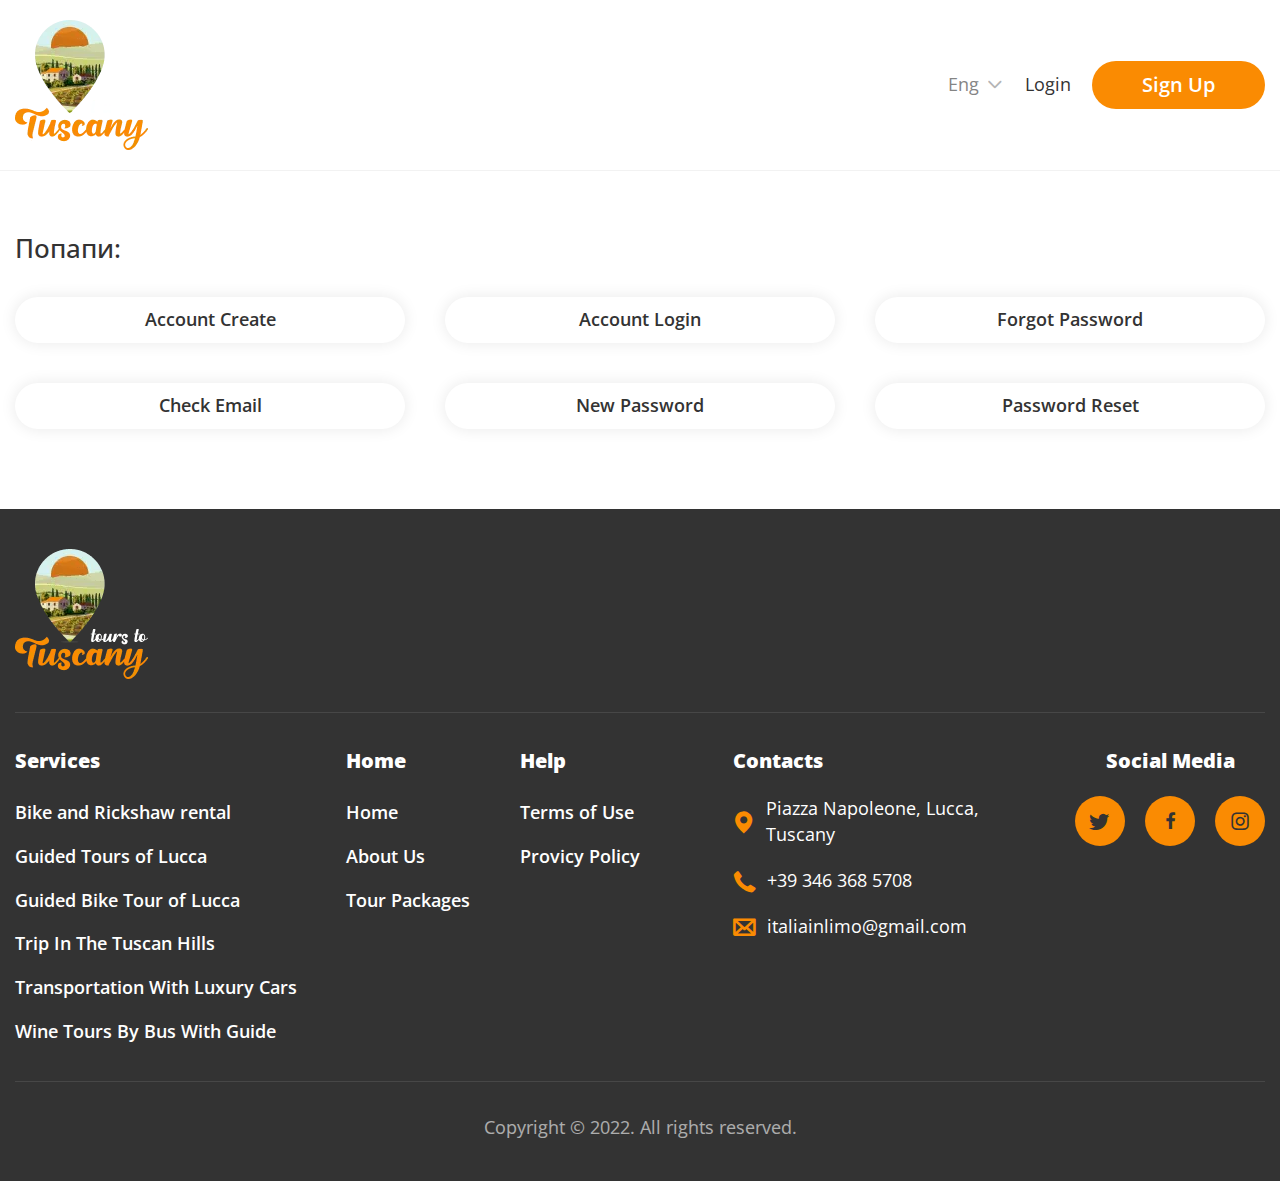
<file: popup-list.html>
<!DOCTYPE html>
<html lang="en">

<head>
	<title>HomePage</title>
	<meta charset="UTF-8">
	<meta name="format-detection" content="telephone=no">
	<!-- <style>body{opacity: 0;}</style> -->
	<link rel="stylesheet" href="css/style.min.css?_v=20250424225832">
	<link rel="shortcut icon" href="favicon.ico">
	<!-- <meta name="robots" content="noindex, nofollow"> -->
	<meta name="viewport" content="width=device-width, initial-scale=1.0">
</head>

<body>
	<div class="wrapper popup-list--wrapper">
		<header class="header">
			<div class="header__container">
				<a href="home.html" class="header__logo">
					<img src="img/logo.webp" alt="Logo">
				</a>
				<div class="header__menu menu" data-da=".actions-header,991">
					<button type="button" class="menu__icon icon-menu"><span></span></button>
					<nav class="menu__body">
						<ul class="menu__list">
							<li class="menu__item"><a href="home.html" class="menu__link">Home</a></li>
							<li class="menu__item"><a href="aboutUs.html" class="menu__link">About Us</a></li>
							<li class="menu__item"><a href="tour.html" class="menu__link">Tour Packages</a></li>
							<li class="menu__item"><a href="contacts.html" class="menu__link">Contact Us</a></li>
						</ul>
					</nav>
				</div>
				<div class="header__actions actions-header">
					<select class="actions-header__language _icon-mini-arrow" name="form[]" data-class-modif="language">
						<option value="1" selected>Eng</option>
						<option value="2">Ua</option>
					</select>
					<div class="actions-header__account account-actions" data-da=".menu__body,360,0">
						<a href="#" data-popup=".accountLogin" class="account-actions__action account-login">Login</a>
						<a href="#" data-popup=".accountCreate" class="account-actions__action account-sigin button">Sign Up</a>
					</div>
					<div class="actions-header__profile profile-actions-header">
						<button class="profile-actions-header__photo-body">
							<img src="img/users/user.webp" alt="Image">
						</button>
						<div class="profile-actions-header__menu menu-profile">
							<a href="order.html" class="menu-profile__action _icon-tickets">My Tickets</a>
							<button type="button" class="menu-profile__action _icon-logout">Logout</button>
						</div>
					</div>
				</div>
			</div>
		</header>
		<main class="popup-list">
			<div class="popup-list__container">
				<h2>Попапи:</h2>
				<ol class="rootpage__list">
					<li><a target="_blank" href="#" data-popup=".accountCreate">Account Create</a></li>
					<li><a target="_blank" href="#" data-popup=".accountLogin">Account Login</a></li>
					<li><a target="_blank" href="#" data-popup=".forgotPassword">Forgot Password</a></li>
					<li><a target="_blank" href="#" data-popup=".checkEmail">Check Email</a></li>
					<li><a target="_blank" href="#" data-popup=".newPassword">New Password</a></li>
					<li><a target="_blank" href="#" data-popup=".passwordReset">Password Reset</a></li>
				</ol>
			</div>
		</main>
		<footer class="footer">
			<div class="footer__container">
				<div class="footer__top">
					<img class="footer__logo" src="img/logo.webp" alt="Image">
				</div>
				<div class="footer__center center-footer">
					<div data-spollers="479.98" class="center-footer__spollers spollers-footer">
						<details class="spollers-footer__item">
							<summary class="spollers-footer__title footer--block--title">Services</summary>
							<div class="spollers-footer__body">
								<ul class="spollers-footer__list">
									<li class="spollers-footer__item-list">
										<a href="#" class="spollers-footer__link">Bike and Rickshaw rental</a>
									</li>
									<li class="spollers-footer__item-list">
										<a href="#" class="spollers-footer__link">Guided Tours of Lucca</a>
									</li>
									<li class="spollers-footer__item-list">
										<a href="#" class="spollers-footer__link">Guided Bike Tour of Lucca</a>
									</li>
									<li class="spollers-footer__item-list">
										<a href="#" class="spollers-footer__link">Trip In The Tuscan Hills</a>
									</li>
									<li class="spollers-footer__item-list">
										<a href="#" class="spollers-footer__link">Transportation With Luxury Cars</a>
									</li>
									<li class="spollers-footer__item-list">
										<a href="#" class="spollers-footer__link">Wine Tours By Bus With Guide</a>
									</li>
								</ul>
							</div>
						</details>
						<details class="spollers-footer__item">
							<summary class="spollers-footer__title footer--block--title">Home</summary>
							<div class="spollers-footer__body">
								<ul class="spollers-footer__list">
									<li class="spollers-footer__item-list">
										<a href="#" class="spollers-footer__link">Home</a>
									</li>
									<li class="spollers-footer__item-list">
										<a href="#" class="spollers-footer__link">About Us</a>
									</li>
									<li class="spollers-footer__item-list">
										<a href="#" class="spollers-footer__link">Tour Packages</a>
									</li>
								</ul>
							</div>
						</details>
						<details class="spollers-footer__item">
							<summary class="spollers-footer__title footer--block--title">Help</summary>
							<div class="spollers-footer__body">
								<ul class="spollers-footer__list">
									<li class="spollers-footer__item-list">
										<a href="#" class="spollers-footer__link">Terms of Use</a>
									</li>
									<li class="spollers-footer__item-list">
										<a href="#" class="spollers-footer__link">Provicy Policy</a>
									</li>
								</ul>
							</div>
						</details>
					</div>
					<div class="center-footer__info info-footer">
						<div class="info-footer__contacts contacts-info-footer">
							<h4 class="contacts-info-footer__title footer--block--title">Contacts</h4>
							<ul class="contacts-info-footer__list">
								<li class="contacts-info-footer__item _icon-maps-marker">
									<a href="#" class="contacts-info-footer__link">Piazza Napoleone, Lucca, Tuscany</a>
								</li>
								<li class="contacts-info-footer__item _icon-phone">
									<a href="#" class="contacts-info-footer__link">+39 346 368 5708</a>
								</li>
								<li class="contacts-info-footer__item _icon-mail">
									<a href="#" class="contacts-info-footer__link">italiainlimo@gmail.com</a>
								</li>
							</ul>
						</div>
						<div class="info-footer__socials socials-info-footer">
							<div class="socials-info-footer__title footer--block--title">Social Media</div>
							<div class="socials-info-footer__body">
								<a href="#" class="socials-info-footer__link _icon-s-twitter"></a>
								<a href="#" class="socials-info-footer__link _icon-s-facebook"></a>
								<a href="#" class="socials-info-footer__link _icon-s-instagram"></a>
							</div>
						</div>
					</div>
				</div>
				<div class="footer__bottom bottom-footer">
					<div class="bottom-footer__copyright">
						<p>Copyright © 2022. All rights reserved.</p>
					</div>
				</div>
			</div>
		</footer>
	</div>
	<div id="account" aria-hidden="true" class="create-account popup accountCreate">
		<div class="create-account__wrapper popup__wrapper">
			<div class="create-account__content popup__content">
				<form class="popup__form form-popup">
					<div class="form-popup__header">
						<h3 class="form-popup__title">Create Account</h3>
						<button data-close type="button" class="popup__close">
							<svg viewBox="0 0 23 23" fill="none" xmlns="http://www.w3.org/2000/svg">
								<path opacity="0.850056" d="M1.73333 1.48883L21.5469 21.0288" stroke="#979797" stroke-linecap="square" />
								<path opacity="0.850056" d="M21.2667 1.48883L1.45309 21.0288" stroke="#979797" stroke-linecap="square" />
							</svg>
						</button>
					</div>
					<div class="form-popup__body">
						<div class="form-popup__item item-form-popup">
							<label for="#" class="item-form-popup__label">Name and Surname</label>
							<input type="text" class="item-form-popup__input input--name" required placeholder="Enter your name and surname">
							<span class="item-form-popup__error span--error"></span>
						</div>
						<div class="form-popup__item item-form-popup">
							<label for="#" class="item-form-popup__label">Email Address</label>
							<input type="text" class="item-form-popup__input input--email" required placeholder="Enter your email address">
							<span class="item-form-popup__error span--error"></span>
						</div>
						<div class="form-popup__item item-form-popup">
							<label for="#" class="item-form-popup__label">Password</label>
							<div class="item-form-popup__password-container password-container">
								<input class="password-container__input input--password" type="password" id="passwordSign" required minlength="6" placeholder="Enter your password">
								<div class="password-container__content">
									<div class="password-container__eye">
										<img src="img/icons/eye-main.svg" alt="Image">
									</div>
								</div>
							</div>
							<span class="item-form-popup__error span--error"></span>
						</div>
						<div class="form-popup__coordination coordination">
							<div class="coordination__radio-body">
								<input type="checkbox" name="iAccept" id="iAccept" required class="coordination__radio-box">
							</div>
							<div class="coordination__description">I agree with <a href="#">Terms</a> and <a href="#">Privacy</a></div>
						</div>
					</div>
					<div class="form-popup__actions actions-form-popup">
						<button type="submit" class="actions-form-popup__sign-up">Sign Up</button>
						<span>or</span>
						<button class="actions-form-popup__sign-google"><span>Sign Up with Google</span></button>
					</div>
					<div class="form-popup__footer">
						<i>Already have an account? <a href="#" data-popup=".accountLogin">Log In</a></i>
					</div>
				</form>
			</div>
		</div>
	</div>

	<div id="accountLogin" aria-hidden="true" class="create-account popup accountLogin">
		<div class="create-account__wrapper popup__wrapper">
			<div class="create-account__content popup__content">
				<form class="popup__form form-popup">
					<div class="form-popup__header">
						<h3 class="form-popup__title">Login</h3>
					</div>
					<div class="form-popup__body">
						<div class="form-popup__item item-form-popup">
							<label for="#" class="item-form-popup__label">Email Address</label>
							<input type="text" class="item-form-popup__input" required placeholder="Enter your email address">
							<span class="item-form-popup__error span--error"></span>
						</div>
						<div class="form-popup__item item-form-popup">
							<label for="#" class="item-form-popup__label">Password</label>
							<div class="item-form-popup__password-container password-container">
								<input class="password-container__input" type="password" minlength="6" required id="passwordLogin" placeholder="Enter your password">
								<div class="password-container__content">
									<div class="password-container__eye">
										<img src="img/icons/eye-main.svg" alt="Image">
									</div>
								</div>
							</div>
							<span class="item-form-popup__error span--error"></span>
						</div>
						<div class="form-popup__coordination coordination">
							<a href="#" class="coordination__forgot" data-popup=".forgotPassword">Forgot your password?</a>
						</div>
					</div>
					<div class="form-popup__actions actions-form-popup">
						<button type="submit" class="actions-form-popup__sign-up">Sign In</button>
						<span>or</span>
						<button class="actions-form-popup__sign-google"><span>Sign In with Google</span></button>
					</div>
					<div class="form-popup__footer">
						<i>Don’t have an account ? <a href="#">Sign Up</a></i>
					</div>
				</form>
			</div>
		</div>
	</div>

	<div id="forgotPassword" aria-hidden="true" class="create-account popup forgotPassword">
		<div class="create-account__wrapper popup__wrapper">
			<div class="create-account__content popup__content">
				<form class="popup__form form-popup">
					<div class="form-popup__icon">
						<img src="img/icons/key.svg" alt="Image">
					</div>
					<div class="form-popup__header">
						<h3 class="form-popup__title">Forgot Password</h3>
					</div>
					<div class="form-popup__description">
						<p>No worries, we'll send you reset instructions.</p>
					</div>
					<div class="form-popup__body">
						<div class="form-popup__item item-form-popup">
							<label for="#" class="item-form-popup__label">Email Address</label>
							<input type="text" class="item-form-popup__input" required placeholder="Enter your email address">
							<span class="item-form-popup__error span--error"></span>
						</div>
					</div>
					<div class="form-popup__actions actions-form-popup">
						<button type="submit" class="actions-form-popup__reset-password button">Reset Password</button>
					</div>
					<div class="form-popup__footer">
						<a href="#" class="form-popup__back _icon-arrow" data-popup=".accountCreate">Back to Login</a>
					</div>
				</form>
			</div>
		</div>
	</div>

	<div id="checkEmail" aria-hidden="true" class="create-account popup checkEmail">
		<div class="create-account__wrapper popup__wrapper">
			<div class="create-account__content popup__content">
				<div class="popup__form form-popup">
					<div class="form-popup__icon">
						<img src="img/icons/mail.svg" alt="Image">
					</div>
					<div class="form-popup__header">
						<h3 class="form-popup__title">Check your email</h3>
					</div>
					<div class="form-popup__description">
						<p>We sent a password reset link to <br><b>loremipsum@gmail.com</b>.</p>
					</div>
					<div class="form-popup__actions actions-form-popup">
						<a href="#" class="actions-form-popup__open-email button">Open email app</a>
					</div>
					<div class="form-popup__footer">
						<i>Didn't receive the email? <a href="#" data-popup=".newPassword">Click to resend</a></i>
						<a href="#" class="form-popup__back _icon-arrow" data-popup=".accountCreate">Back to Login</a>
					</div>
				</div>
			</div>
		</div>
	</div>

	<div id="newPassword" aria-hidden="true" class="create-account popup newPassword">
		<div class="create-account__wrapper popup__wrapper">
			<div class="create-account__content popup__content">
				<form class="popup__form form-popup">
					<div class="form-popup__icon">
						<img src="img/icons/key.svg" alt="Image">
					</div>
					<div class="form-popup__header">
						<h3 class="form-popup__title">Set New Password</h3>
					</div>
					<div class="form-popup__description">
						<p>Your new password must be different from previously used passwords.</p>
					</div>
					<div class="form-popup__body">
						<div class="form-popup__item item-form-popup">
							<label for="#" class="item-form-popup__label">New Password</label>
							<div class="item-form-popup__password-container password-container">
								<input class="password-container__input password--one" type="password" minlength="6" required id="passwordLogin" placeholder="Enter your password">
								<div class="password-container__content">
									<div class="password-container__eye">
										<img src="img/icons/eye-main.svg" alt="Image">
									</div>
								</div>
							</div>
						</div>
						<div class="form-popup__item item-form-popup">
							<label for="#" class="item-form-popup__label">Confirm Password</label>
							<div class="item-form-popup__password-container password-container">
								<input class="password-container__input password--two" type="password" minlength="6" required id="passwordLogin" placeholder="Enter your password">
								<div class="password-container__content">
									<div class="password-container__eye">
										<img src="img/icons/eye-main.svg" alt="Image">
									</div>
								</div>
							</div>
						</div>
						<span class="item-form-popup__error span--error"></span>
					</div>
					<div class="form-popup__actions actions-form-popup">
						<button type="submit" class="actions-form-popup__reset-password button">Reset Password</button>
					</div>
					<div class="form-popup__footer">
						<a href="#" class="form-popup__back _icon-arrow" data-popup=".accountCreate">Back to Login</a>
					</div>
				</form>
			</div>
		</div>
	</div>

	<div id="passwordReset" aria-hidden="true" class="create-account popup passwordReset">
		<div class="create-account__wrapper popup__wrapper">
			<div class="create-account__content popup__content">
				<div class="popup__form form-popup">
					<div class="form-popup__icon icon--check-marker"></div>
					<div class="form-popup__header">
						<h3 class="form-popup__title">Password Reset</h3>
					</div>
					<div class="form-popup__description">
						<p>Your password has been successfully reset. Click below to login in magically.</p>
					</div>
					<div class="form-popup__actions actions-form-popup">
						<a href="#" class="actions-form-popup__open-email button">Continue</a>
					</div>
					<div class="form-popup__footer">
						<a href="#" class="form-popup__back _icon-arrow" data-popup=".accountCreate">Back to Login</a>
					</div>
				</div>
			</div>
		</div>
	</div>
	<!-- Документація: https://template.fls.guru/template-docs/modul-preloader.html -->
	<div id="fls-preloader">
		<!-- Скріпт прелоадера -->
		<script>
			function preloader() {
				const preloaderImages = document.querySelector('[data-preloader]') ? document.querySelectorAll('[data-preloader] img') : document.querySelectorAll('img');
				const preloaderContainer = document.querySelector('#fls-preloader');
				if (preloaderImages.length) {
					const preloaderStyleTemplate = `
				<style>
					* {
						padding: 0px;
						margin: 0px;
						border: 0px;
						box-sizing: border-box;
					}
					/* Головний блок */
					.fls-preloader{
						pointer-events: none;
						z-index: 1;
						position: fixed;
						width: 100%;
						height: 100%;
						top: 0;
						left: 0;
						display: flex;
						justify-content:center;
						align-items: center;
                        background-color: #fff;
					}
					/* Блок з елементами */
					.fls-preloader__body{
						padding: 0.93rem;
						max-width: 31.25rem;
						display: flex;
						flex-direction: column;
                        color: #FA8B02;
					}
					/* Блок з лічильником */
					.fls-preloader__counter{
						font-size: 7rem;
					}
					/* Прогресбар */
					.fls-preloader__line{}
					/* Лінія прогресбару */
					.fls-preloader__line span{
						display: inline-block;
						transition: width 0.2s ease;
						height: 0.8rem;
						background-color: #FA8B02;
					}
					.lock body{
						overflow: hidden;
						touch-action: none;
						overscroll-behavior: none;
					}
					.loading body>*:not(.fls-preloader){
						opacity: 0;
						visibility: hidden;
					}
					.loaded body>*:not(.fls-preloader){
						transition: opacity 0.5s ease 0s;
						opacity: 1;
						visibility: visible;
					}
				</style>`;

					document.head.insertAdjacentHTML("beforeend", preloaderStyleTemplate);

					const preloaderTemplate = `
					<div class="fls-preloader">
						<div class="fls-preloader__body">
							<div class="fls-preloader__counter">0%</div>
							<div class="fls-preloader__line"><span></span></div>
						</div>
					</div>`;
					document.body.insertAdjacentHTML("beforeend", preloaderTemplate);

					const
						preloader = document.querySelector('.fls-preloader'),
						showPecentLoad = document.querySelector('.fls-preloader__counter'),
						showLineLoad = document.querySelector('.fls-preloader__line span'),
						htmlDocument = document.documentElement;

					let imagesLoadedCount = counter = progress = 0;

					htmlDocument.classList.add('loading');
					htmlDocument.classList.add('lock');

					preloaderImages.forEach(preloaderImage => {
						const imgClone = document.createElement('img');
						if (imgClone) {
							imgClone.onload = imageLoaded;
							imgClone.onerror = imageLoaded;
							preloaderImage.dataset.src ? imgClone.src = preloaderImage.dataset.src : imgClone.src = preloaderImage.src;
						}
					});

					function setValueProgress(progress) {
						showPecentLoad ? showPecentLoad.innerText = `${progress}%` : null;
						showLineLoad ? showLineLoad.style.width = `${progress}%` : null;
					}
					showPecentLoad ? setValueProgress(progress) : null;

					function imageLoaded() {
						imagesLoadedCount++;
						progress = Math.round((100 / preloaderImages.length) * imagesLoadedCount);
						const intervalId = setInterval(() => {
							counter >= progress ? clearInterval(intervalId) : setValueProgress(++counter);
							counter >= 100 ? addLoadedClass() : null;
						}, 10);
					}

					function addLoadedClass() {
						htmlDocument.classList.add('loaded');
						htmlDocument.classList.remove('lock');
						htmlDocument.classList.remove('loading');
						setInterval(() => {
							preloader.remove();
							preloaderContainer.remove();
						}, 500);
					}
				} else {
					preloaderContainer.remove();
				}
			}
			preloader();
		</script>
	</div>
	<script src="js/app.min.js?_v=20250424225832"></script>

</body>

</html>
</file>
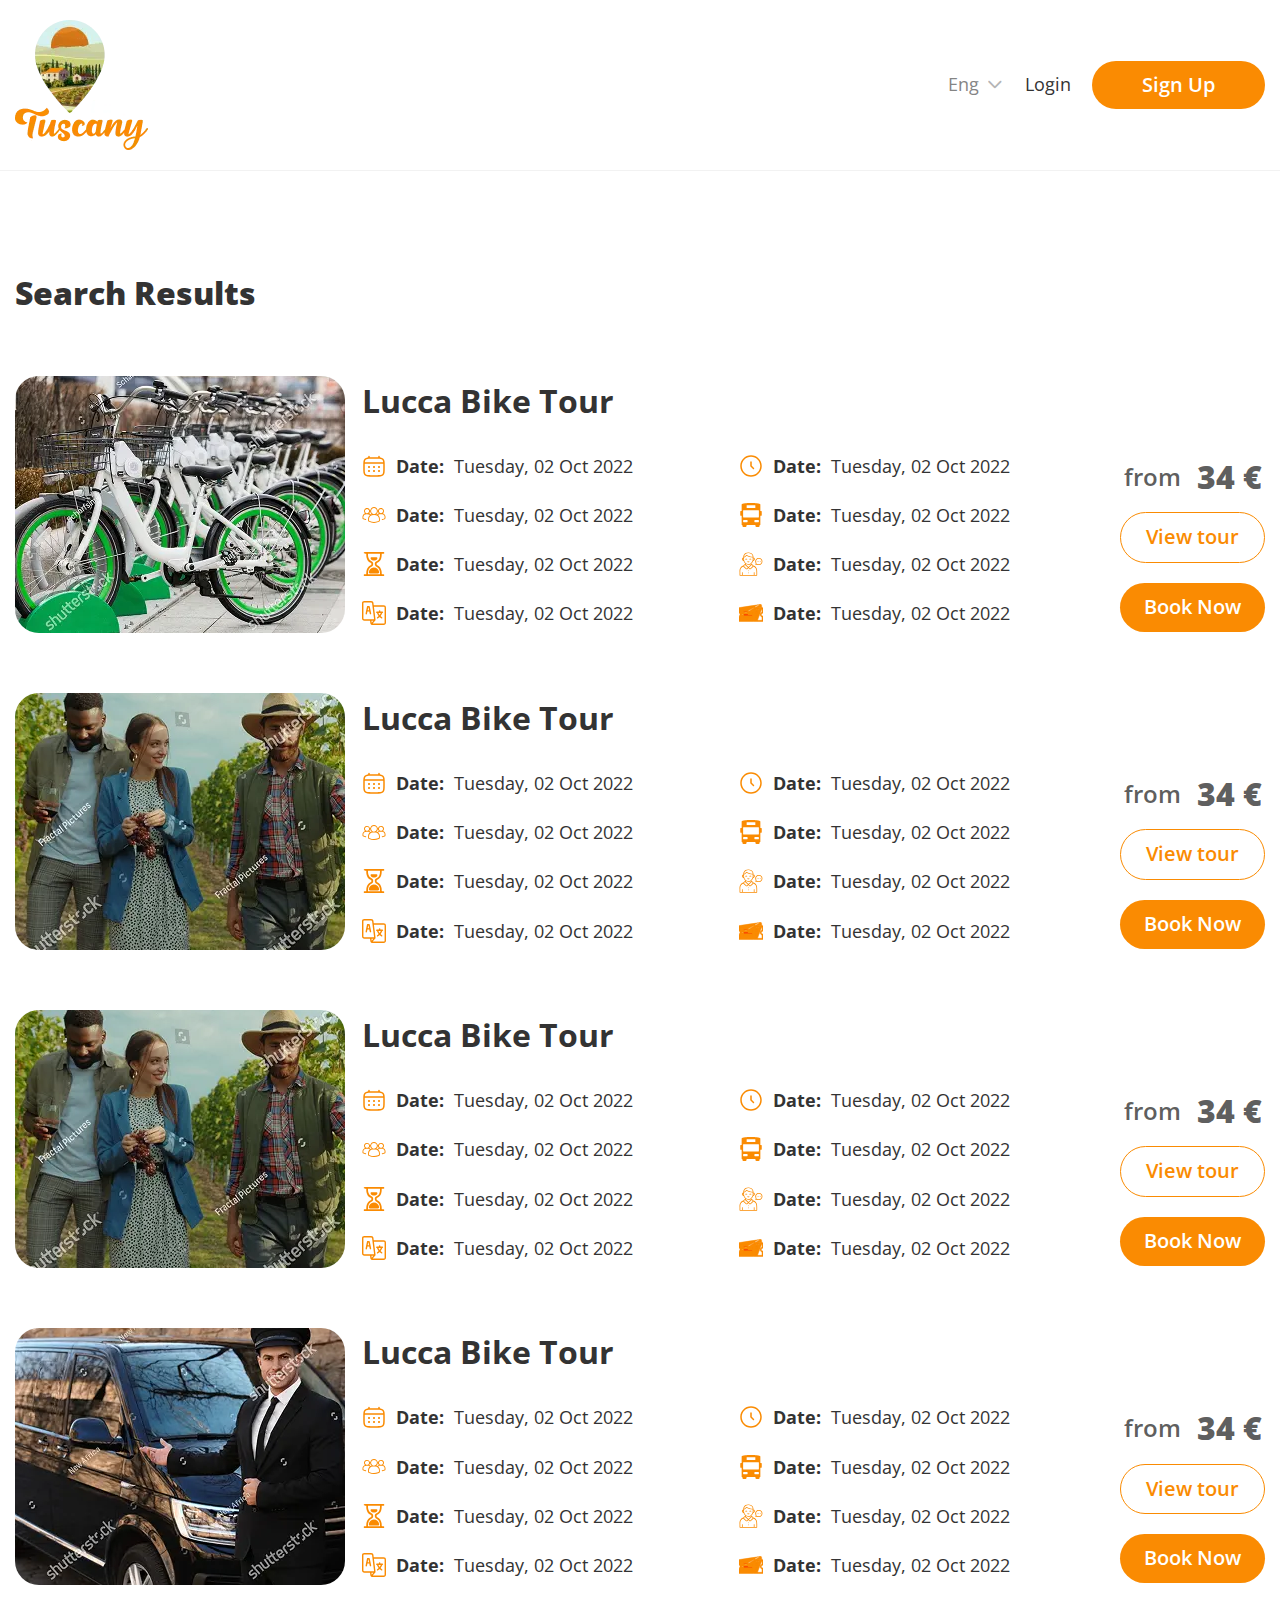
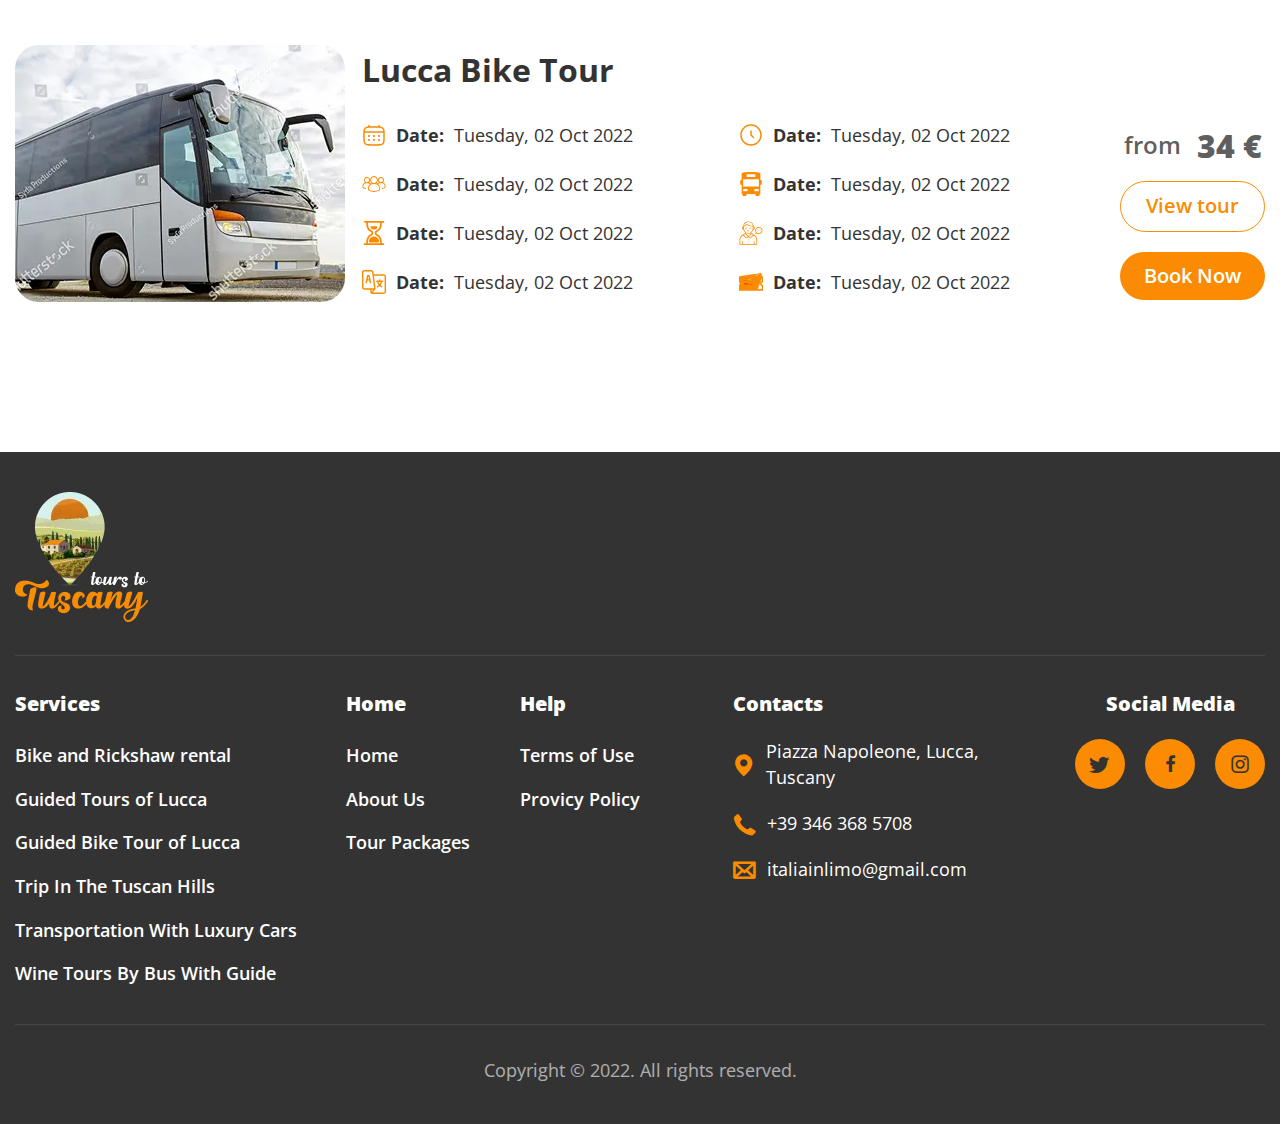
<file: searchResults.html>
<!DOCTYPE html>
<html lang="en">

<head>
	<title>HomePage</title>
	<meta charset="UTF-8">
	<meta name="format-detection" content="telephone=no">
	<!-- <style>body{opacity: 0;}</style> -->
	<link rel="stylesheet" href="css/style.min.css?_v=20250424225832">
	<link rel="shortcut icon" href="favicon.ico">
	<!-- <meta name="robots" content="noindex, nofollow"> -->
	<meta name="viewport" content="width=device-width, initial-scale=1.0">
</head>

<body>
	<div class="wrapper search--wrapper">
		<header class="header">
			<div class="header__container">
				<a href="home.html" class="header__logo">
					<img src="img/logo.webp" alt="Logo">
				</a>
				<div class="header__menu menu" data-da=".actions-header,991">
					<button type="button" class="menu__icon icon-menu"><span></span></button>
					<nav class="menu__body">
						<ul class="menu__list">
							<li class="menu__item"><a href="home.html" class="menu__link">Home</a></li>
							<li class="menu__item"><a href="aboutUs.html" class="menu__link">About Us</a></li>
							<li class="menu__item"><a href="tour.html" class="menu__link">Tour Packages</a></li>
							<li class="menu__item"><a href="contacts.html" class="menu__link">Contact Us</a></li>
						</ul>
					</nav>
				</div>
				<div class="header__actions actions-header">
					<select class="actions-header__language _icon-mini-arrow" name="form[]" data-class-modif="language">
						<option value="1" selected>Eng</option>
						<option value="2">Ua</option>
					</select>
					<div class="actions-header__account account-actions" data-da=".menu__body,360,0">
						<a href="#" data-popup=".accountLogin" class="account-actions__action account-login">Login</a>
						<a href="#" data-popup=".accountCreate" class="account-actions__action account-sigin button">Sign Up</a>
					</div>
					<div class="actions-header__profile profile-actions-header">
						<button class="profile-actions-header__photo-body">
							<img src="img/users/user.webp" alt="Image">
						</button>
						<div class="profile-actions-header__menu menu-profile">
							<a href="order.html" class="menu-profile__action _icon-tickets">My Tickets</a>
							<button type="button" class="menu-profile__action _icon-logout">Logout</button>
						</div>
					</div>
				</div>
			</div>
		</header>
		<main class="search">
			<section class="search__results results-search">
				<div class="results-search__container">
					<div class="results-search__header header-results-search">
						<h3 class="header-results-search__title">Search Results</h3>
					</div>
					<div class="results-search__items">
						<article class="results-search__item offer-card">
							<div class="offer-card__photo">
								<img src="img/photo/photo-content_1.webp" alt="Image">
							</div>
							<div class="offer-card__info">
								<div class="offer-card__header">
									<h3 class="offer-card__title">Lucca Bike Tour</h3>
								</div>
								<div class="offer-card__content">
									<div class="offer-card__body" data-showmore="items" data-showmore-media="850">
										<ul data-showmore-content class="offer-card__advantages">
											<li class="offer-card__advantage"><img src="img/icons/calendar.svg" alt="Image"><b>Date:</b> Tuesday, 02 Oct 2022</li>
											<li class="offer-card__advantage"><img src="img/icons/clock.svg" alt="Image"><b>Date:</b> Tuesday, 02 Oct 2022</li>
											<li class="offer-card__advantage"><img src="img/icons/peoples.svg" alt="Image"><b>Date:</b> Tuesday, 02 Oct 2022</li>
											<li class="offer-card__advantage"><img src="img/icons/bus.svg" alt="Image"><b>Date:</b> Tuesday, 02 Oct 2022</li>
											<li class="offer-card__advantage"><img src="img/icons/hourglass.svg" alt="Image"><b>Date:</b> Tuesday, 02 Oct 2022</li>
											<li class="offer-card__advantage"><img src="img/icons/man.svg" alt="Image"><b>Date:</b> Tuesday, 02 Oct 2022</li>
											<li class="offer-card__advantage"><img src="img/icons/language.svg" alt="Image"><b>Date:</b> Tuesday, 02 Oct 2022</li>
											<li class="offer-card__advantage"><img src="img/icons/tickets.svg" alt="Image"><b>Date:</b> Tuesday, 02 Oct 2022</li>
										</ul>
										<button hidden data-showmore-button type="button" class="offer-card__more"><span>More ...</span><span>Hidden</span></button>
									</div>
									<div class="offer-card__main">
										<div class="offer-card__price">from <b>34 €</b></div>
										<div class="offer-card__actions">
											<a href="#" class="offer-card__action button-border">View tour</a>
											<a href="#" class="offer-card__action button">Book Now</a>
										</div>
									</div>
								</div>
							</div>
						</article>
						<article class="results-search__item offer-card">
							<div class="offer-card__photo">
								<img src="img/photo/photo-content_2.webp" alt="Image">
							</div>
							<div class="offer-card__info">
								<div class="offer-card__header">
									<h3 class="offer-card__title">Lucca Bike Tour</h3>
								</div>
								<div class="offer-card__content">
									<div class="offer-card__body" data-showmore="items" data-showmore-media="850">
										<ul data-showmore-content class="offer-card__advantages">
											<li class="offer-card__advantage"><img src="img/icons/calendar.svg" alt="Image"><b>Date:</b> Tuesday, 02 Oct 2022</li>
											<li class="offer-card__advantage"><img src="img/icons/clock.svg" alt="Image"><b>Date:</b> Tuesday, 02 Oct 2022</li>
											<li class="offer-card__advantage"><img src="img/icons/peoples.svg" alt="Image"><b>Date:</b> Tuesday, 02 Oct 2022</li>
											<li class="offer-card__advantage"><img src="img/icons/bus.svg" alt="Image"><b>Date:</b> Tuesday, 02 Oct 2022</li>
											<li class="offer-card__advantage"><img src="img/icons/hourglass.svg" alt="Image"><b>Date:</b> Tuesday, 02 Oct 2022</li>
											<li class="offer-card__advantage"><img src="img/icons/man.svg" alt="Image"><b>Date:</b> Tuesday, 02 Oct 2022</li>
											<li class="offer-card__advantage"><img src="img/icons/language.svg" alt="Image"><b>Date:</b> Tuesday, 02 Oct 2022</li>
											<li class="offer-card__advantage"><img src="img/icons/tickets.svg" alt="Image"><b>Date:</b> Tuesday, 02 Oct 2022</li>
										</ul>
										<button hidden data-showmore-button type="button" class="offer-card__more"><span>More ...</span><span>Hidden</span></button>
									</div>
									<div class="offer-card__main">
										<div class="offer-card__price">from <b>34 €</b></div>
										<div class="offer-card__actions">
											<a href="#" class="offer-card__action button-border">View tour</a>
											<a href="#" class="offer-card__action button">Book Now</a>
										</div>
									</div>
								</div>
							</div>
						</article>
						<article class="results-search__item offer-card">
							<div class="offer-card__photo">
								<img src="img/photo/photo-content_2.webp" alt="Image">
							</div>
							<div class="offer-card__info">
								<div class="offer-card__header">
									<h3 class="offer-card__title">Lucca Bike Tour</h3>
								</div>
								<div class="offer-card__content">
									<div class="offer-card__body" data-showmore="items" data-showmore-media="850">
										<ul data-showmore-content class="offer-card__advantages">
											<li class="offer-card__advantage"><img src="img/icons/calendar.svg" alt="Image"><b>Date:</b> Tuesday, 02 Oct 2022</li>
											<li class="offer-card__advantage"><img src="img/icons/clock.svg" alt="Image"><b>Date:</b> Tuesday, 02 Oct 2022</li>
											<li class="offer-card__advantage"><img src="img/icons/peoples.svg" alt="Image"><b>Date:</b> Tuesday, 02 Oct 2022</li>
											<li class="offer-card__advantage"><img src="img/icons/bus.svg" alt="Image"><b>Date:</b> Tuesday, 02 Oct 2022</li>
											<li class="offer-card__advantage"><img src="img/icons/hourglass.svg" alt="Image"><b>Date:</b> Tuesday, 02 Oct 2022</li>
											<li class="offer-card__advantage"><img src="img/icons/man.svg" alt="Image"><b>Date:</b> Tuesday, 02 Oct 2022</li>
											<li class="offer-card__advantage"><img src="img/icons/language.svg" alt="Image"><b>Date:</b> Tuesday, 02 Oct 2022</li>
											<li class="offer-card__advantage"><img src="img/icons/tickets.svg" alt="Image"><b>Date:</b> Tuesday, 02 Oct 2022</li>
										</ul>
										<button hidden data-showmore-button type="button" class="offer-card__more"><span>More ...</span><span>Hidden</span></button>
									</div>
									<div class="offer-card__main">
										<div class="offer-card__price">from <b>34 €</b></div>
										<div class="offer-card__actions">
											<a href="#" class="offer-card__action button-border">View tour</a>
											<a href="#" class="offer-card__action button">Book Now</a>
										</div>
									</div>
								</div>
							</div>
						</article>
						<article class="results-search__item offer-card">
							<div class="offer-card__photo">
								<img src="img/photo/photo-content_3.webp" alt="Image">
							</div>
							<div class="offer-card__info">
								<div class="offer-card__header">
									<h3 class="offer-card__title">Lucca Bike Tour</h3>
								</div>
								<div class="offer-card__content">
									<div class="offer-card__body" data-showmore="items" data-showmore-media="850">
										<ul data-showmore-content class="offer-card__advantages">
											<li class="offer-card__advantage"><img src="img/icons/calendar.svg" alt="Image"><b>Date:</b> Tuesday, 02 Oct 2022</li>
											<li class="offer-card__advantage"><img src="img/icons/clock.svg" alt="Image"><b>Date:</b> Tuesday, 02 Oct 2022</li>
											<li class="offer-card__advantage"><img src="img/icons/peoples.svg" alt="Image"><b>Date:</b> Tuesday, 02 Oct 2022</li>
											<li class="offer-card__advantage"><img src="img/icons/bus.svg" alt="Image"><b>Date:</b> Tuesday, 02 Oct 2022</li>
											<li class="offer-card__advantage"><img src="img/icons/hourglass.svg" alt="Image"><b>Date:</b> Tuesday, 02 Oct 2022</li>
											<li class="offer-card__advantage"><img src="img/icons/man.svg" alt="Image"><b>Date:</b> Tuesday, 02 Oct 2022</li>
											<li class="offer-card__advantage"><img src="img/icons/language.svg" alt="Image"><b>Date:</b> Tuesday, 02 Oct 2022</li>
											<li class="offer-card__advantage"><img src="img/icons/tickets.svg" alt="Image"><b>Date:</b> Tuesday, 02 Oct 2022</li>
										</ul>
										<button hidden data-showmore-button type="button" class="offer-card__more"><span>More ...</span><span>Hidden</span></button>
									</div>
									<div class="offer-card__main">
										<div class="offer-card__price">from <b>34 €</b></div>
										<div class="offer-card__actions">
											<a href="#" class="offer-card__action button-border">View tour</a>
											<a href="#" class="offer-card__action button">Book Now</a>
										</div>
									</div>
								</div>
							</div>
						</article>
						<article class="results-search__item offer-card">
							<div class="offer-card__photo">
								<img src="img/photo/photo-content_4.webp" alt="Image">
							</div>
							<div class="offer-card__info">
								<div class="offer-card__header">
									<h3 class="offer-card__title">Lucca Bike Tour</h3>
								</div>
								<div class="offer-card__content">
									<div class="offer-card__body" data-showmore="items" data-showmore-media="850">
										<ul data-showmore-content class="offer-card__advantages">
											<li class="offer-card__advantage"><img src="img/icons/calendar.svg" alt="Image"><b>Date:</b> Tuesday, 02 Oct 2022</li>
											<li class="offer-card__advantage"><img src="img/icons/clock.svg" alt="Image"><b>Date:</b> Tuesday, 02 Oct 2022</li>
											<li class="offer-card__advantage"><img src="img/icons/peoples.svg" alt="Image"><b>Date:</b> Tuesday, 02 Oct 2022</li>
											<li class="offer-card__advantage"><img src="img/icons/bus.svg" alt="Image"><b>Date:</b> Tuesday, 02 Oct 2022</li>
											<li class="offer-card__advantage"><img src="img/icons/hourglass.svg" alt="Image"><b>Date:</b> Tuesday, 02 Oct 2022</li>
											<li class="offer-card__advantage"><img src="img/icons/man.svg" alt="Image"><b>Date:</b> Tuesday, 02 Oct 2022</li>
											<li class="offer-card__advantage"><img src="img/icons/language.svg" alt="Image"><b>Date:</b> Tuesday, 02 Oct 2022</li>
											<li class="offer-card__advantage"><img src="img/icons/tickets.svg" alt="Image"><b>Date:</b> Tuesday, 02 Oct 2022</li>
										</ul>
										<button hidden data-showmore-button type="button" class="offer-card__more"><span>More ...</span><span>Hidden</span></button>
									</div>
									<div class="offer-card__main">
										<div class="offer-card__price">from <b>34 €</b></div>
										<div class="offer-card__actions">
											<a href="#" class="offer-card__action button-border">View tour</a>
											<a href="#" class="offer-card__action button">Book Now</a>
										</div>
									</div>
								</div>
							</div>
						</article>
					</div>
				</div>
			</section>
		</main>
		<footer class="footer">
			<div class="footer__container">
				<div class="footer__top">
					<img class="footer__logo" src="img/logo.webp" alt="Image">
				</div>
				<div class="footer__center center-footer">
					<div data-spollers="479.98" class="center-footer__spollers spollers-footer">
						<details class="spollers-footer__item">
							<summary class="spollers-footer__title footer--block--title">Services</summary>
							<div class="spollers-footer__body">
								<ul class="spollers-footer__list">
									<li class="spollers-footer__item-list">
										<a href="#" class="spollers-footer__link">Bike and Rickshaw rental</a>
									</li>
									<li class="spollers-footer__item-list">
										<a href="#" class="spollers-footer__link">Guided Tours of Lucca</a>
									</li>
									<li class="spollers-footer__item-list">
										<a href="#" class="spollers-footer__link">Guided Bike Tour of Lucca</a>
									</li>
									<li class="spollers-footer__item-list">
										<a href="#" class="spollers-footer__link">Trip In The Tuscan Hills</a>
									</li>
									<li class="spollers-footer__item-list">
										<a href="#" class="spollers-footer__link">Transportation With Luxury Cars</a>
									</li>
									<li class="spollers-footer__item-list">
										<a href="#" class="spollers-footer__link">Wine Tours By Bus With Guide</a>
									</li>
								</ul>
							</div>
						</details>
						<details class="spollers-footer__item">
							<summary class="spollers-footer__title footer--block--title">Home</summary>
							<div class="spollers-footer__body">
								<ul class="spollers-footer__list">
									<li class="spollers-footer__item-list">
										<a href="#" class="spollers-footer__link">Home</a>
									</li>
									<li class="spollers-footer__item-list">
										<a href="#" class="spollers-footer__link">About Us</a>
									</li>
									<li class="spollers-footer__item-list">
										<a href="#" class="spollers-footer__link">Tour Packages</a>
									</li>
								</ul>
							</div>
						</details>
						<details class="spollers-footer__item">
							<summary class="spollers-footer__title footer--block--title">Help</summary>
							<div class="spollers-footer__body">
								<ul class="spollers-footer__list">
									<li class="spollers-footer__item-list">
										<a href="#" class="spollers-footer__link">Terms of Use</a>
									</li>
									<li class="spollers-footer__item-list">
										<a href="#" class="spollers-footer__link">Provicy Policy</a>
									</li>
								</ul>
							</div>
						</details>
					</div>
					<div class="center-footer__info info-footer">
						<div class="info-footer__contacts contacts-info-footer">
							<h4 class="contacts-info-footer__title footer--block--title">Contacts</h4>
							<ul class="contacts-info-footer__list">
								<li class="contacts-info-footer__item _icon-maps-marker">
									<a href="#" class="contacts-info-footer__link">Piazza Napoleone, Lucca, Tuscany</a>
								</li>
								<li class="contacts-info-footer__item _icon-phone">
									<a href="#" class="contacts-info-footer__link">+39 346 368 5708</a>
								</li>
								<li class="contacts-info-footer__item _icon-mail">
									<a href="#" class="contacts-info-footer__link">italiainlimo@gmail.com</a>
								</li>
							</ul>
						</div>
						<div class="info-footer__socials socials-info-footer">
							<div class="socials-info-footer__title footer--block--title">Social Media</div>
							<div class="socials-info-footer__body">
								<a href="#" class="socials-info-footer__link _icon-s-twitter"></a>
								<a href="#" class="socials-info-footer__link _icon-s-facebook"></a>
								<a href="#" class="socials-info-footer__link _icon-s-instagram"></a>
							</div>
						</div>
					</div>
				</div>
				<div class="footer__bottom bottom-footer">
					<div class="bottom-footer__copyright">
						<p>Copyright © 2022. All rights reserved.</p>
					</div>
				</div>
			</div>
		</footer>
	</div>
	<div id="account" aria-hidden="true" class="create-account popup accountCreate">
		<div class="create-account__wrapper popup__wrapper">
			<div class="create-account__content popup__content">
				<form class="popup__form form-popup">
					<div class="form-popup__header">
						<h3 class="form-popup__title">Create Account</h3>
						<button data-close type="button" class="popup__close">
							<svg viewBox="0 0 23 23" fill="none" xmlns="http://www.w3.org/2000/svg">
								<path opacity="0.850056" d="M1.73333 1.48883L21.5469 21.0288" stroke="#979797" stroke-linecap="square" />
								<path opacity="0.850056" d="M21.2667 1.48883L1.45309 21.0288" stroke="#979797" stroke-linecap="square" />
							</svg>
						</button>
					</div>
					<div class="form-popup__body">
						<div class="form-popup__item item-form-popup">
							<label for="#" class="item-form-popup__label">Name and Surname</label>
							<input type="text" class="item-form-popup__input input--name" required placeholder="Enter your name and surname">
							<span class="item-form-popup__error span--error"></span>
						</div>
						<div class="form-popup__item item-form-popup">
							<label for="#" class="item-form-popup__label">Email Address</label>
							<input type="text" class="item-form-popup__input input--email" required placeholder="Enter your email address">
							<span class="item-form-popup__error span--error"></span>
						</div>
						<div class="form-popup__item item-form-popup">
							<label for="#" class="item-form-popup__label">Password</label>
							<div class="item-form-popup__password-container password-container">
								<input class="password-container__input input--password" type="password" id="passwordSign" required minlength="6" placeholder="Enter your password">
								<div class="password-container__content">
									<div class="password-container__eye">
										<img src="img/icons/eye-main.svg" alt="Image">
									</div>
								</div>
							</div>
							<span class="item-form-popup__error span--error"></span>
						</div>
						<div class="form-popup__coordination coordination">
							<div class="coordination__radio-body">
								<input type="checkbox" name="iAccept" id="iAccept" required class="coordination__radio-box">
							</div>
							<div class="coordination__description">I agree with <a href="#">Terms</a> and <a href="#">Privacy</a></div>
						</div>
					</div>
					<div class="form-popup__actions actions-form-popup">
						<button type="submit" class="actions-form-popup__sign-up">Sign Up</button>
						<span>or</span>
						<button class="actions-form-popup__sign-google"><span>Sign Up with Google</span></button>
					</div>
					<div class="form-popup__footer">
						<i>Already have an account? <a href="#" data-popup=".accountLogin">Log In</a></i>
					</div>
				</form>
			</div>
		</div>
	</div>

	<div id="accountLogin" aria-hidden="true" class="create-account popup accountLogin">
		<div class="create-account__wrapper popup__wrapper">
			<div class="create-account__content popup__content">
				<form class="popup__form form-popup">
					<div class="form-popup__header">
						<h3 class="form-popup__title">Login</h3>
					</div>
					<div class="form-popup__body">
						<div class="form-popup__item item-form-popup">
							<label for="#" class="item-form-popup__label">Email Address</label>
							<input type="text" class="item-form-popup__input" required placeholder="Enter your email address">
							<span class="item-form-popup__error span--error"></span>
						</div>
						<div class="form-popup__item item-form-popup">
							<label for="#" class="item-form-popup__label">Password</label>
							<div class="item-form-popup__password-container password-container">
								<input class="password-container__input" type="password" minlength="6" required id="passwordLogin" placeholder="Enter your password">
								<div class="password-container__content">
									<div class="password-container__eye">
										<img src="img/icons/eye-main.svg" alt="Image">
									</div>
								</div>
							</div>
							<span class="item-form-popup__error span--error"></span>
						</div>
						<div class="form-popup__coordination coordination">
							<a href="#" class="coordination__forgot" data-popup=".forgotPassword">Forgot your password?</a>
						</div>
					</div>
					<div class="form-popup__actions actions-form-popup">
						<button type="submit" class="actions-form-popup__sign-up">Sign In</button>
						<span>or</span>
						<button class="actions-form-popup__sign-google"><span>Sign In with Google</span></button>
					</div>
					<div class="form-popup__footer">
						<i>Don’t have an account ? <a href="#">Sign Up</a></i>
					</div>
				</form>
			</div>
		</div>
	</div>

	<div id="forgotPassword" aria-hidden="true" class="create-account popup forgotPassword">
		<div class="create-account__wrapper popup__wrapper">
			<div class="create-account__content popup__content">
				<form class="popup__form form-popup">
					<div class="form-popup__icon">
						<img src="img/icons/key.svg" alt="Image">
					</div>
					<div class="form-popup__header">
						<h3 class="form-popup__title">Forgot Password</h3>
					</div>
					<div class="form-popup__description">
						<p>No worries, we'll send you reset instructions.</p>
					</div>
					<div class="form-popup__body">
						<div class="form-popup__item item-form-popup">
							<label for="#" class="item-form-popup__label">Email Address</label>
							<input type="text" class="item-form-popup__input" required placeholder="Enter your email address">
							<span class="item-form-popup__error span--error"></span>
						</div>
					</div>
					<div class="form-popup__actions actions-form-popup">
						<button type="submit" class="actions-form-popup__reset-password button">Reset Password</button>
					</div>
					<div class="form-popup__footer">
						<a href="#" class="form-popup__back _icon-arrow" data-popup=".accountCreate">Back to Login</a>
					</div>
				</form>
			</div>
		</div>
	</div>

	<div id="checkEmail" aria-hidden="true" class="create-account popup checkEmail">
		<div class="create-account__wrapper popup__wrapper">
			<div class="create-account__content popup__content">
				<div class="popup__form form-popup">
					<div class="form-popup__icon">
						<img src="img/icons/mail.svg" alt="Image">
					</div>
					<div class="form-popup__header">
						<h3 class="form-popup__title">Check your email</h3>
					</div>
					<div class="form-popup__description">
						<p>We sent a password reset link to <br><b>loremipsum@gmail.com</b>.</p>
					</div>
					<div class="form-popup__actions actions-form-popup">
						<a href="#" class="actions-form-popup__open-email button">Open email app</a>
					</div>
					<div class="form-popup__footer">
						<i>Didn't receive the email? <a href="#" data-popup=".newPassword">Click to resend</a></i>
						<a href="#" class="form-popup__back _icon-arrow" data-popup=".accountCreate">Back to Login</a>
					</div>
				</div>
			</div>
		</div>
	</div>

	<div id="newPassword" aria-hidden="true" class="create-account popup newPassword">
		<div class="create-account__wrapper popup__wrapper">
			<div class="create-account__content popup__content">
				<form class="popup__form form-popup">
					<div class="form-popup__icon">
						<img src="img/icons/key.svg" alt="Image">
					</div>
					<div class="form-popup__header">
						<h3 class="form-popup__title">Set New Password</h3>
					</div>
					<div class="form-popup__description">
						<p>Your new password must be different from previously used passwords.</p>
					</div>
					<div class="form-popup__body">
						<div class="form-popup__item item-form-popup">
							<label for="#" class="item-form-popup__label">New Password</label>
							<div class="item-form-popup__password-container password-container">
								<input class="password-container__input password--one" type="password" minlength="6" required id="passwordLogin" placeholder="Enter your password">
								<div class="password-container__content">
									<div class="password-container__eye">
										<img src="img/icons/eye-main.svg" alt="Image">
									</div>
								</div>
							</div>
						</div>
						<div class="form-popup__item item-form-popup">
							<label for="#" class="item-form-popup__label">Confirm Password</label>
							<div class="item-form-popup__password-container password-container">
								<input class="password-container__input password--two" type="password" minlength="6" required id="passwordLogin" placeholder="Enter your password">
								<div class="password-container__content">
									<div class="password-container__eye">
										<img src="img/icons/eye-main.svg" alt="Image">
									</div>
								</div>
							</div>
						</div>
						<span class="item-form-popup__error span--error"></span>
					</div>
					<div class="form-popup__actions actions-form-popup">
						<button type="submit" class="actions-form-popup__reset-password button">Reset Password</button>
					</div>
					<div class="form-popup__footer">
						<a href="#" class="form-popup__back _icon-arrow" data-popup=".accountCreate">Back to Login</a>
					</div>
				</form>
			</div>
		</div>
	</div>

	<div id="passwordReset" aria-hidden="true" class="create-account popup passwordReset">
		<div class="create-account__wrapper popup__wrapper">
			<div class="create-account__content popup__content">
				<div class="popup__form form-popup">
					<div class="form-popup__icon icon--check-marker"></div>
					<div class="form-popup__header">
						<h3 class="form-popup__title">Password Reset</h3>
					</div>
					<div class="form-popup__description">
						<p>Your password has been successfully reset. Click below to login in magically.</p>
					</div>
					<div class="form-popup__actions actions-form-popup">
						<a href="#" class="actions-form-popup__open-email button">Continue</a>
					</div>
					<div class="form-popup__footer">
						<a href="#" class="form-popup__back _icon-arrow" data-popup=".accountCreate">Back to Login</a>
					</div>
				</div>
			</div>
		</div>
	</div>
	<!-- Документація: https://template.fls.guru/template-docs/modul-preloader.html -->
	<div id="fls-preloader">
		<!-- Скріпт прелоадера -->
		<script>
			function preloader() {
				const preloaderImages = document.querySelector('[data-preloader]') ? document.querySelectorAll('[data-preloader] img') : document.querySelectorAll('img');
				const preloaderContainer = document.querySelector('#fls-preloader');
				if (preloaderImages.length) {
					const preloaderStyleTemplate = `
				<style>
					* {
						padding: 0px;
						margin: 0px;
						border: 0px;
						box-sizing: border-box;
					}
					/* Головний блок */
					.fls-preloader{
						pointer-events: none;
						z-index: 1;
						position: fixed;
						width: 100%;
						height: 100%;
						top: 0;
						left: 0;
						display: flex;
						justify-content:center;
						align-items: center;
                        background-color: #fff;
					}
					/* Блок з елементами */
					.fls-preloader__body{
						padding: 0.93rem;
						max-width: 31.25rem;
						display: flex;
						flex-direction: column;
                        color: #FA8B02;
					}
					/* Блок з лічильником */
					.fls-preloader__counter{
						font-size: 7rem;
					}
					/* Прогресбар */
					.fls-preloader__line{}
					/* Лінія прогресбару */
					.fls-preloader__line span{
						display: inline-block;
						transition: width 0.2s ease;
						height: 0.8rem;
						background-color: #FA8B02;
					}
					.lock body{
						overflow: hidden;
						touch-action: none;
						overscroll-behavior: none;
					}
					.loading body>*:not(.fls-preloader){
						opacity: 0;
						visibility: hidden;
					}
					.loaded body>*:not(.fls-preloader){
						transition: opacity 0.5s ease 0s;
						opacity: 1;
						visibility: visible;
					}
				</style>`;

					document.head.insertAdjacentHTML("beforeend", preloaderStyleTemplate);

					const preloaderTemplate = `
					<div class="fls-preloader">
						<div class="fls-preloader__body">
							<div class="fls-preloader__counter">0%</div>
							<div class="fls-preloader__line"><span></span></div>
						</div>
					</div>`;
					document.body.insertAdjacentHTML("beforeend", preloaderTemplate);

					const
						preloader = document.querySelector('.fls-preloader'),
						showPecentLoad = document.querySelector('.fls-preloader__counter'),
						showLineLoad = document.querySelector('.fls-preloader__line span'),
						htmlDocument = document.documentElement;

					let imagesLoadedCount = counter = progress = 0;

					htmlDocument.classList.add('loading');
					htmlDocument.classList.add('lock');

					preloaderImages.forEach(preloaderImage => {
						const imgClone = document.createElement('img');
						if (imgClone) {
							imgClone.onload = imageLoaded;
							imgClone.onerror = imageLoaded;
							preloaderImage.dataset.src ? imgClone.src = preloaderImage.dataset.src : imgClone.src = preloaderImage.src;
						}
					});

					function setValueProgress(progress) {
						showPecentLoad ? showPecentLoad.innerText = `${progress}%` : null;
						showLineLoad ? showLineLoad.style.width = `${progress}%` : null;
					}
					showPecentLoad ? setValueProgress(progress) : null;

					function imageLoaded() {
						imagesLoadedCount++;
						progress = Math.round((100 / preloaderImages.length) * imagesLoadedCount);
						const intervalId = setInterval(() => {
							counter >= progress ? clearInterval(intervalId) : setValueProgress(++counter);
							counter >= 100 ? addLoadedClass() : null;
						}, 10);
					}

					function addLoadedClass() {
						htmlDocument.classList.add('loaded');
						htmlDocument.classList.remove('lock');
						htmlDocument.classList.remove('loading');
						setInterval(() => {
							preloader.remove();
							preloaderContainer.remove();
						}, 500);
					}
				} else {
					preloaderContainer.remove();
				}
			}
			preloader();
		</script>
	</div>
	<script src="js/app.min.js?_v=20250424225832"></script>

</body>

</html>
</file>
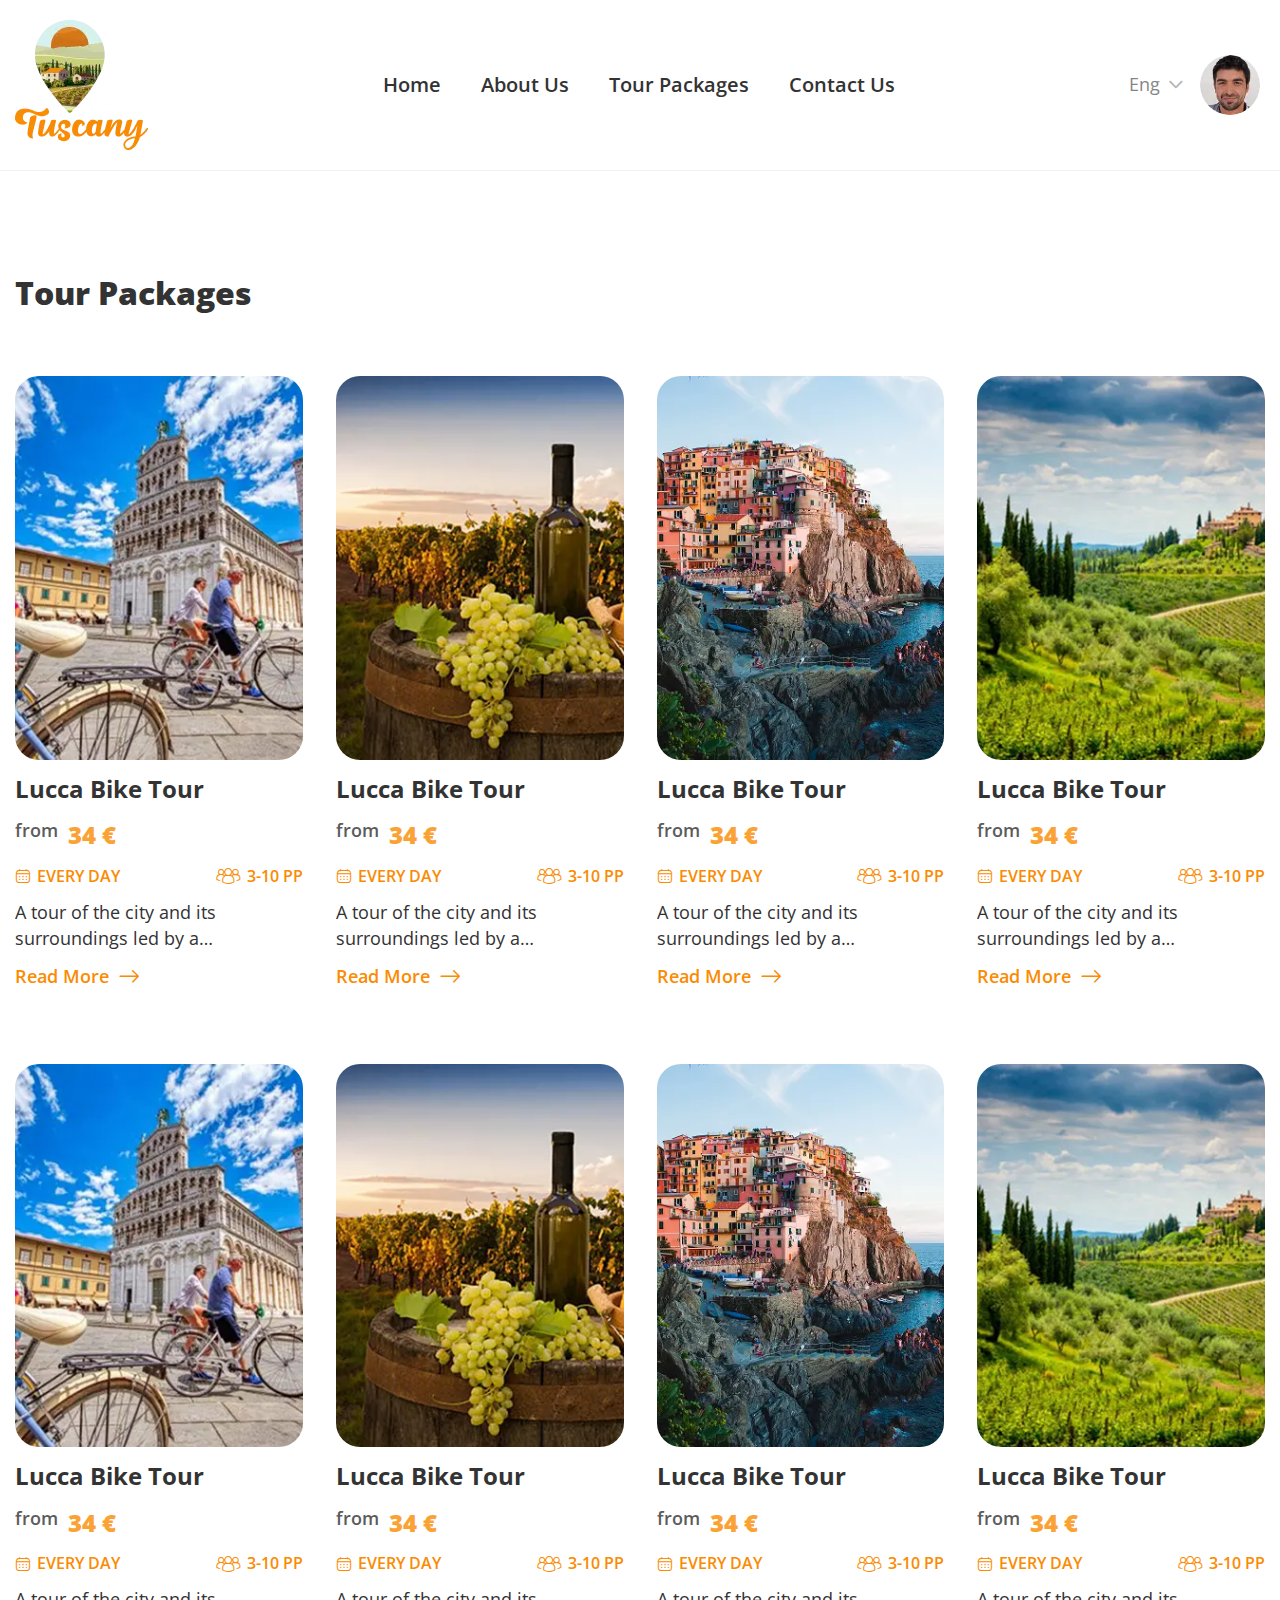
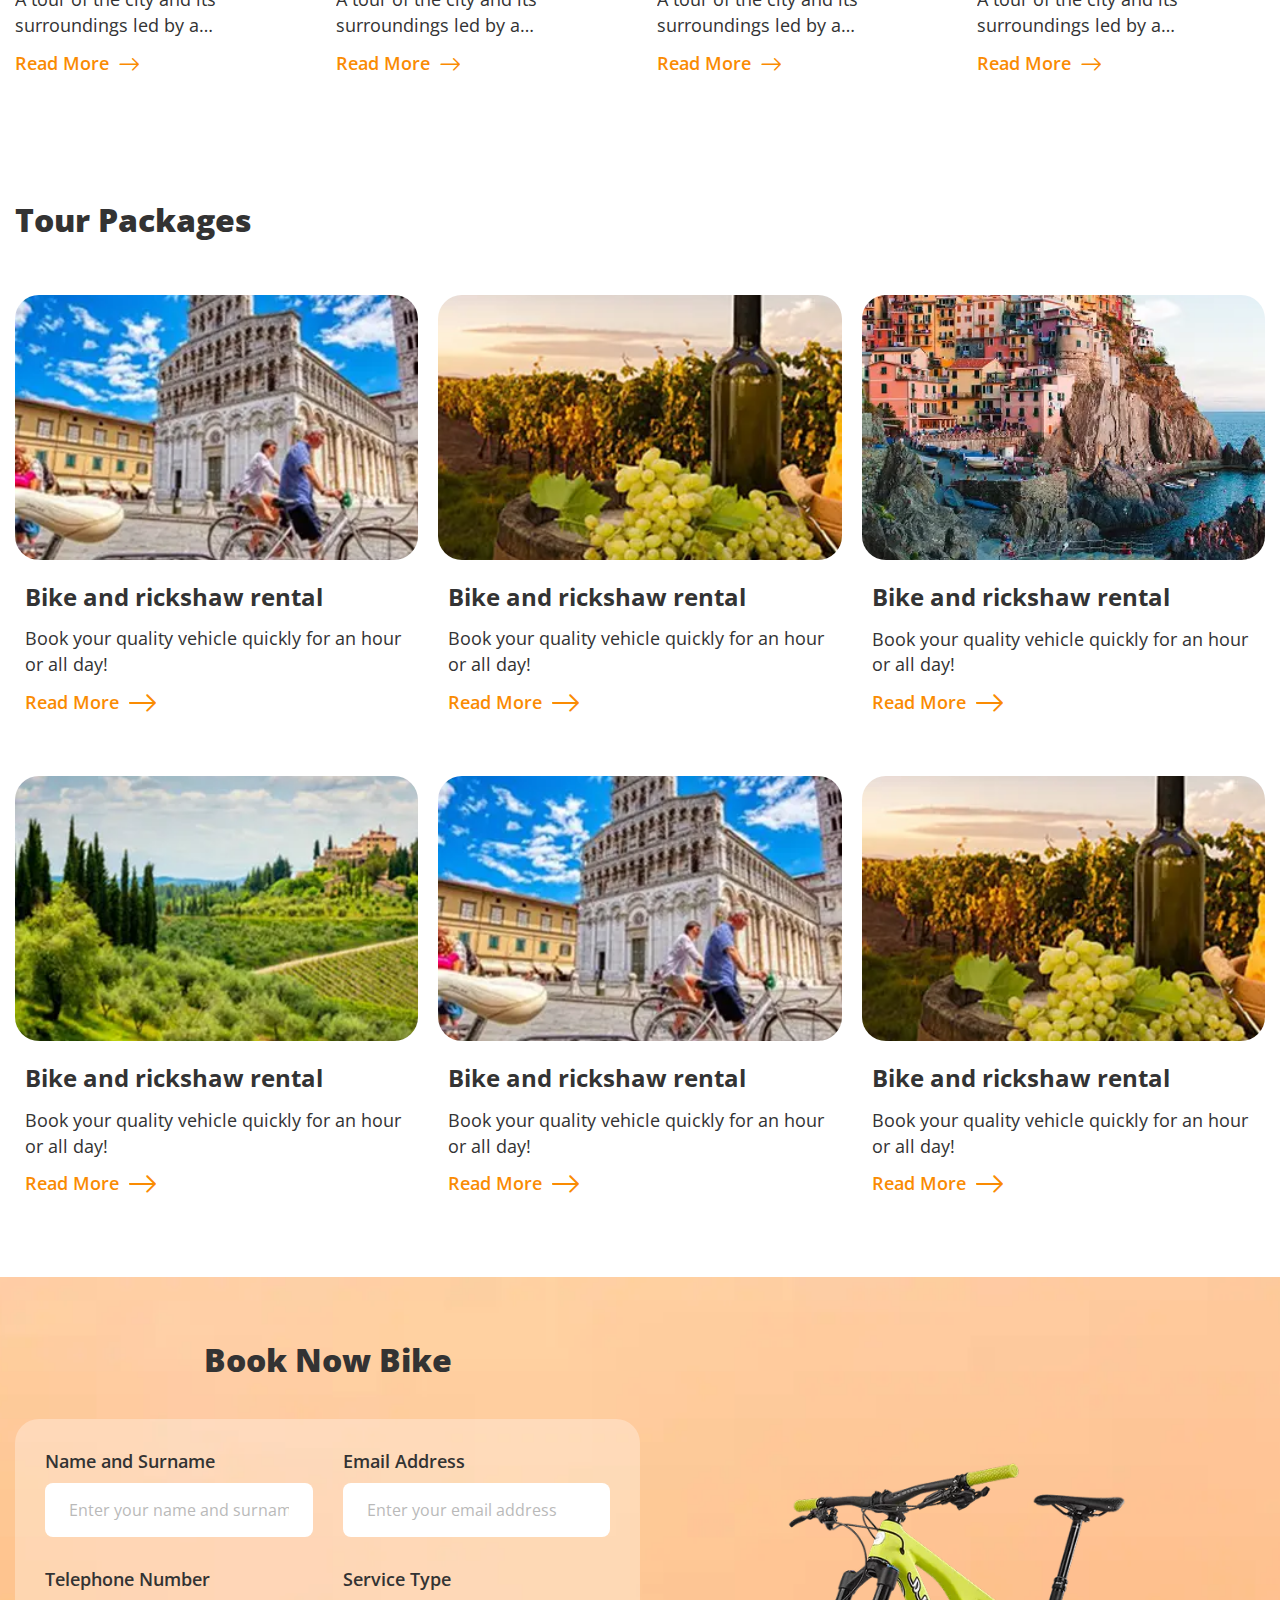
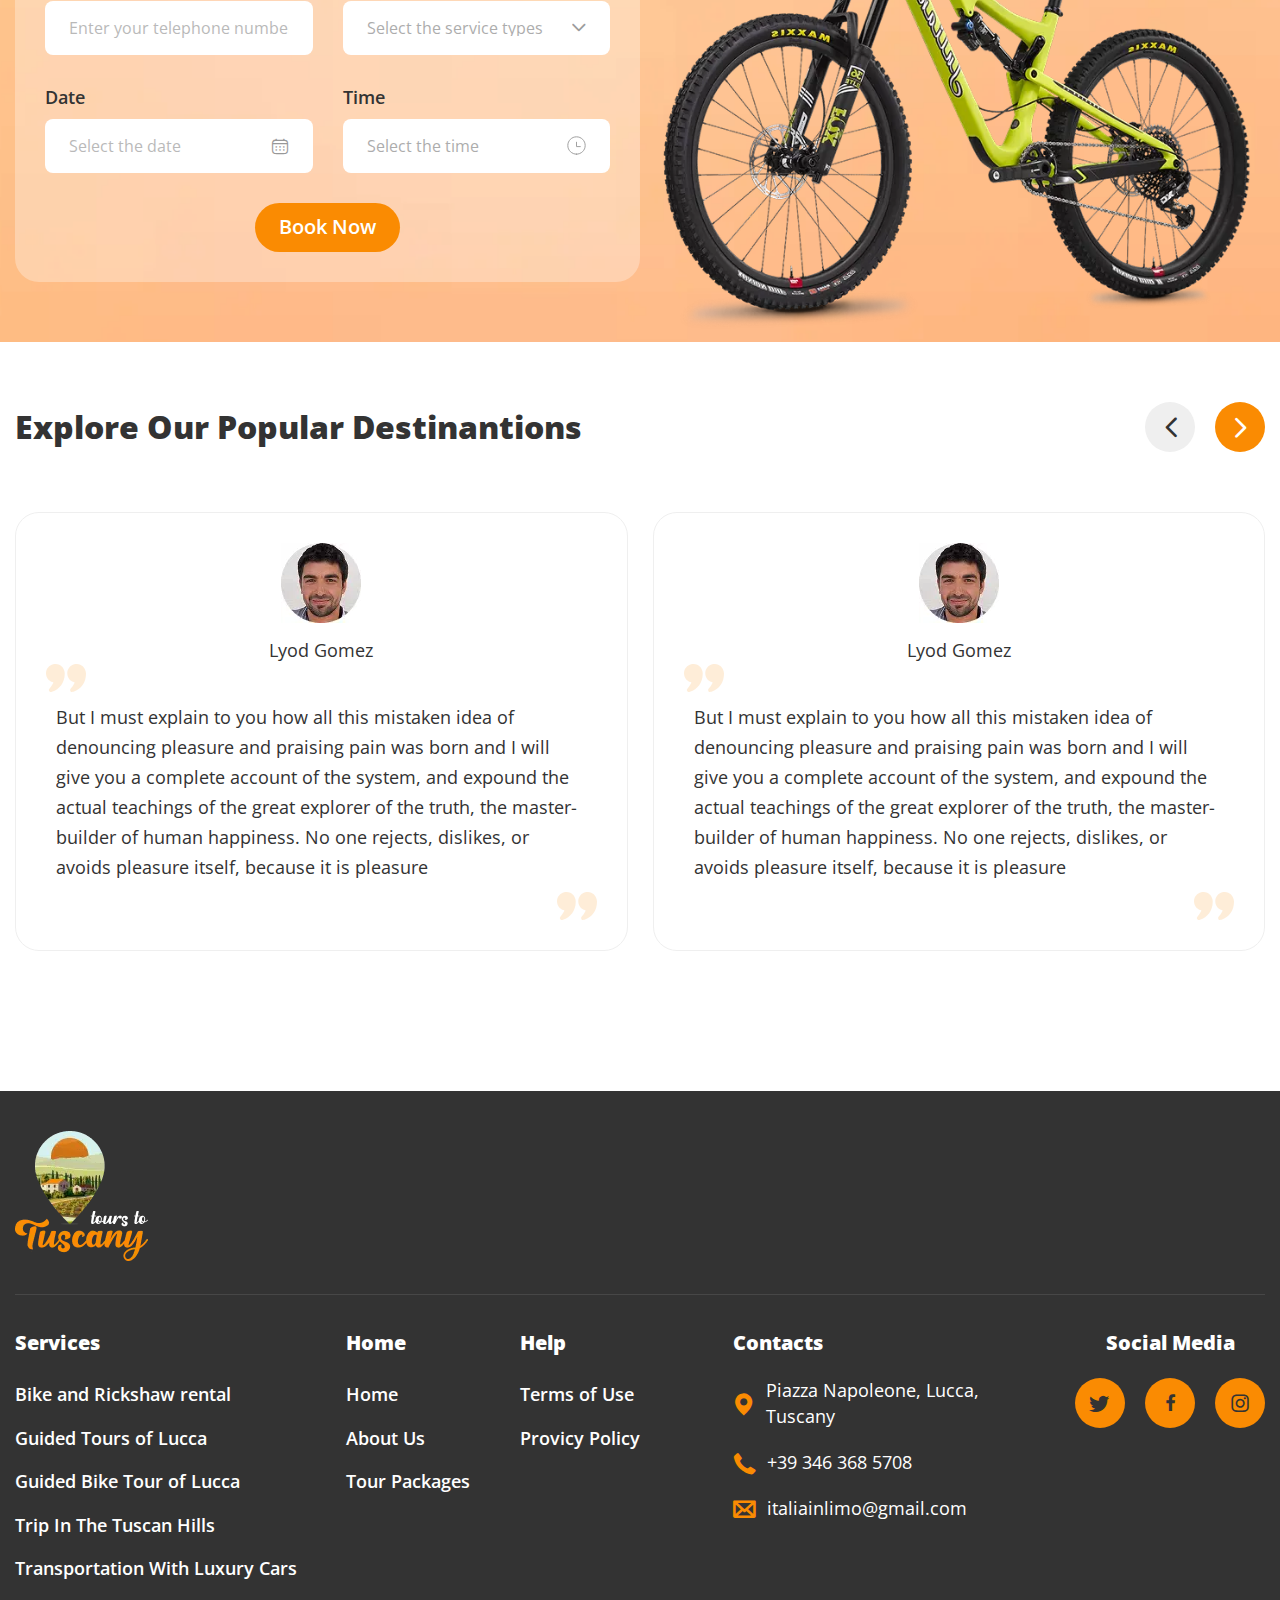
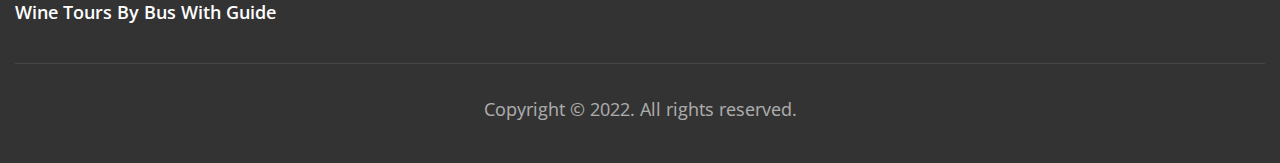
<file: tour.html>
<!DOCTYPE html>
<html lang="en">

<head>
	<title>HomePage</title>
	<meta charset="UTF-8">
	<meta name="format-detection" content="telephone=no">
	<!-- <style>body{opacity: 0;}</style> -->
	<link rel="stylesheet" href="css/style.min.css?_v=20250424225832">
	<link rel="shortcut icon" href="favicon.ico">
	<!-- <meta name="robots" content="noindex, nofollow"> -->
	<meta name="viewport" content="width=device-width, initial-scale=1.0">
</head>

<body>
	<div class="wrapper tour--wrapper">
		<header class="header">
			<div class="header__container">
				<a href="home.html" class="header__logo">
					<img src="img/logo.webp" alt="Logo">
				</a>
				<div class="header__menu menu" data-da=".actions-header,991">
					<button type="button" class="menu__icon icon-menu"><span></span></button>
					<nav class="menu__body">
						<ul class="menu__list">
							<li class="menu__item"><a href="home.html" class="menu__link">Home</a></li>
							<li class="menu__item"><a href="aboutUs.html" class="menu__link">About Us</a></li>
							<li class="menu__item"><a href="tour.html" class="menu__link">Tour Packages</a></li>
							<li class="menu__item"><a href="contacts.html" class="menu__link">Contact Us</a></li>
						</ul>
					</nav>
				</div>
				<div class="header__actions actions-header">
					<select class="actions-header__language _icon-mini-arrow" name="form[]" data-class-modif="language">
						<option value="1" selected>Eng</option>
						<option value="2">Ua</option>
					</select>
					<div class="actions-header__account account-actions" data-da=".menu__body,360,0">
						<a href="#" data-popup=".accountLogin" class="account-actions__action account-login">Login</a>
						<a href="#" data-popup=".accountCreate" class="account-actions__action account-sigin button">Sign Up</a>
					</div>
					<div class="actions-header__profile profile-actions-header">
						<button class="profile-actions-header__photo-body">
							<img src="img/users/user.webp" alt="Image">
						</button>
						<div class="profile-actions-header__menu menu-profile">
							<a href="order.html" class="menu-profile__action _icon-tickets">My Tickets</a>
							<button type="button" class="menu-profile__action _icon-logout">Logout</button>
						</div>
					</div>
				</div>
			</div>
		</header>
		<main class="tour">
			<section class="tour__packages packages-tour">
				<div class="packages-tour__container">
					<div class="packages-tour__header header-packages-tour">
						<h3 class="header-packages-tour__title">Tour Packages</h3>
					</div>
					<div data-showmore="items" class="packages-tour__items">
						<ul data-showmore-content="2" class="packages-tour__list">
							<li class="packages-tour__item">
								<a href="packageDetail.html" target="_blank" class="packages-tour__item-link travel-card">
									<div class="travel-card__photo">
										<img src="img/places/place_1.webp" alt="Image">
									</div>
									<div class="travel-card__body">
										<h3 class="travel-card__title hover--title">Lucca Bike Tour</h3>
										<div class="travel-card__price">from<span>34 €</span></div>
										<div class="travel-card__info">
											<span class="travel-card__day _icon-calendar">EVERY DAY</span>
											<span class="travel-card__peoples _icon-peoples">3-10 PP</span>
										</div>
										<div class="travel-card__description">
											<p>A tour of the city and its surroundings led by a professional guide ...</p>
										</div>
										<h3 class="travel-card__more _icon-arrow">Read More</h3>
									</div>
								</a>
							</li>
							<li class="packages-tour__item">
								<a href="packageDetail.html" target="_blank" class="packages-tour__item-link travel-card">
									<div class="travel-card__photo">
										<img src="img/places/place_2.webp" alt="Image">
									</div>
									<div class="travel-card__body">
										<h3 class="travel-card__title hover--title">Lucca Bike Tour</h3>
										<div class="travel-card__price">from<span>34 €</span></div>
										<div class="travel-card__info">
											<span class="travel-card__day _icon-calendar">EVERY DAY</span>
											<span class="travel-card__peoples _icon-peoples">3-10 PP</span>
										</div>
										<div class="travel-card__description">
											<p>A tour of the city and its surroundings led by a professional guide ...</p>
										</div>
										<h3 class="travel-card__more _icon-arrow">Read More</h3>
									</div>
								</a>
							</li>
							<li class="packages-tour__item">
								<a href="packageDetail.html" target="_blank" class="packages-tour__item-link travel-card">
									<div class="travel-card__photo">
										<img src="img/places/place_3.webp" alt="Image">
									</div>
									<div class="travel-card__body">
										<h3 class="travel-card__title hover--title">Lucca Bike Tour</h3>
										<div class="travel-card__price">from<span>34 €</span></div>
										<div class="travel-card__info">
											<span class="travel-card__day _icon-calendar">EVERY DAY</span>
											<span class="travel-card__peoples _icon-peoples">3-10 PP</span>
										</div>
										<div class="travel-card__description">
											<p>A tour of the city and its surroundings led by a professional guide ...</p>
										</div>
										<h3 class="travel-card__more _icon-arrow">Read More</h3>
									</div>
								</a>
							</li>
							<li class="packages-tour__item">
								<a href="packageDetail.html" target="_blank" class="packages-tour__item-link travel-card">
									<div class="travel-card__photo">
										<img src="img/places/place_4.webp" alt="Image">
									</div>
									<div class="travel-card__body">
										<h3 class="travel-card__title hover--title">Lucca Bike Tour</h3>
										<div class="travel-card__price">from<span>34 €</span></div>
										<div class="travel-card__info">
											<span class="travel-card__day _icon-calendar">EVERY DAY</span>
											<span class="travel-card__peoples _icon-peoples">3-10 PP</span>
										</div>
										<div class="travel-card__description">
											<p>A tour of the city and its surroundings led by a professional guide ...</p>
										</div>
										<h3 class="travel-card__more _icon-arrow">Read More</h3>
									</div>
								</a>
							</li>
							<li class="packages-tour__item">
								<a href="packageDetail.html" target="_blank" class="packages-tour__item-link travel-card">
									<div class="travel-card__photo">
										<img src="img/places/place_1.webp" alt="Image">
									</div>
									<div class="travel-card__body">
										<h3 class="travel-card__title hover--title">Lucca Bike Tour</h3>
										<div class="travel-card__price">from<span>34 €</span></div>
										<div class="travel-card__info">
											<span class="travel-card__day _icon-calendar">EVERY DAY</span>
											<span class="travel-card__peoples _icon-peoples">3-10 PP</span>
										</div>
										<div class="travel-card__description">
											<p>A tour of the city and its surroundings led by a professional guide ...</p>
										</div>
										<h3 class="travel-card__more _icon-arrow">Read More</h3>
									</div>
								</a>
							</li>
							<li class="packages-tour__item">
								<a href="packageDetail.html" target="_blank" class="packages-tour__item-link travel-card">
									<div class="travel-card__photo">
										<img src="img/places/place_2.webp" alt="Image">
									</div>
									<div class="travel-card__body">
										<h3 class="travel-card__title hover--title">Lucca Bike Tour</h3>
										<div class="travel-card__price">from<span>34 €</span></div>
										<div class="travel-card__info">
											<span class="travel-card__day _icon-calendar">EVERY DAY</span>
											<span class="travel-card__peoples _icon-peoples">3-10 PP</span>
										</div>
										<div class="travel-card__description">
											<p>A tour of the city and its surroundings led by a professional guide ...</p>
										</div>
										<h3 class="travel-card__more _icon-arrow">Read More</h3>
									</div>
								</a>
							</li>
							<li class="packages-tour__item">
								<a href="packageDetail.html" target="_blank" class="packages-tour__item-link travel-card">
									<div class="travel-card__photo">
										<img src="img/places/place_3.webp" alt="Image">
									</div>
									<div class="travel-card__body">
										<h3 class="travel-card__title hover--title">Lucca Bike Tour</h3>
										<div class="travel-card__price">from<span>34 €</span></div>
										<div class="travel-card__info">
											<span class="travel-card__day _icon-calendar">EVERY DAY</span>
											<span class="travel-card__peoples _icon-peoples">3-10 PP</span>
										</div>
										<div class="travel-card__description">
											<p>A tour of the city and its surroundings led by a professional guide ...</p>
										</div>
										<h3 class="travel-card__more _icon-arrow">Read More</h3>
									</div>
								</a>
							</li>
							<li class="packages-tour__item">
								<a href="packageDetail.html" target="_blank" class="packages-tour__item-link travel-card">
									<div class="travel-card__photo">
										<img src="img/places/place_4.webp" alt="Image">
									</div>
									<div class="travel-card__body">
										<h3 class="travel-card__title hover--title">Lucca Bike Tour</h3>
										<div class="travel-card__price">from<span>34 €</span></div>
										<div class="travel-card__info">
											<span class="travel-card__day _icon-calendar">EVERY DAY</span>
											<span class="travel-card__peoples _icon-peoples">3-10 PP</span>
										</div>
										<div class="travel-card__description">
											<p>A tour of the city and its surroundings led by a professional guide ...</p>
										</div>
										<h3 class="travel-card__more _icon-arrow">Read More</h3>
									</div>
								</a>
							</li>
						</ul>
						<button hidden data-showmore-button class="packages-tour__more" type="button">
							<span>More</span>
							<span>Hidden</span>
						</button>
					</div>
				</div>
			</section>
			<section class="tour__services services-tour">
				<div class="services-tour__container">
					<div class="services-tour__header header-services-tour">
						<h3 class="header-services-tour__title">Tour Packages</h3>
					</div>
					<div data-showmore="items" class="services-tour__items">
						<ul data-showmore-content="2" class="services-tour__list">
							<li class="services-tour__item">
								<a href="packageDetail.html" class="services-tour__link services-card">
									<div class="services-card__photo-body">
										<img src="img/places/place_1.webp" alt="Image">
									</div>
									<div class="services-card__body">
										<h3 class="services-card__title">Bike and rickshaw rental</h3>
										<div class="services-card__text">
											<p>Book your quality vehicle quickly for an hour or all day!</p>
										</div>
										<h4 class="services-card__more _icon-arrow">Read More</h4>
									</div>
								</a>
							</li>
							<li class="services-tour__item">
								<a href="packageDetail.html" class="services-tour__link services-card">
									<div class="services-card__photo-body">
										<img src="img/places/place_2.webp" alt="Image">
									</div>
									<div class="services-card__body">
										<h3 class="services-card__title">Bike and rickshaw rental</h3>
										<div class="services-card__text">
											<p>Book your quality vehicle quickly for an hour or all day!</p>
										</div>
										<h4 class="services-card__more _icon-arrow">Read More</h4>
									</div>
								</a>
							</li>
							<li class="services-tour__item">
								<a href="packageDetail.html" class="services-tour__link services-card">
									<div class="services-card__photo-body">
										<img src="img/places/place_3.webp" alt="Image">
									</div>
									<div class="services-card__body">
										<h3 class="services-card__title">Bike and rickshaw rental</h3>
										<div class="services-card__text">
											<p>Book your quality vehicle quickly for an hour or all day!</p>
										</div>
										<h4 class="services-card__more _icon-arrow">Read More</h4>
									</div>
								</a>
							</li>
							<li class="services-tour__item">
								<a href="packageDetail.html" class="services-tour__link services-card">
									<div class="services-card__photo-body">
										<img src="img/places/place_4.webp" alt="Image">
									</div>
									<div class="services-card__body">
										<h3 class="services-card__title">Bike and rickshaw rental</h3>
										<div class="services-card__text">
											<p>Book your quality vehicle quickly for an hour or all day!</p>
										</div>
										<h4 class="services-card__more _icon-arrow">Read More</h4>
									</div>
								</a>
							</li>
							<li class="services-tour__item">
								<a href="packageDetail.html" class="services-tour__link services-card">
									<div class="services-card__photo-body">
										<img src="img/places/place_1.webp" alt="Image">
									</div>
									<div class="services-card__body">
										<h3 class="services-card__title">Bike and rickshaw rental</h3>
										<div class="services-card__text">
											<p>Book your quality vehicle quickly for an hour or all day!</p>
										</div>
										<h4 class="services-card__more _icon-arrow">Read More</h4>
									</div>
								</a>
							</li>
							<li class="services-tour__item">
								<a href="packageDetail.html" class="services-tour__link services-card">
									<div class="services-card__photo-body">
										<img src="img/places/place_2.webp" alt="Image">
									</div>
									<div class="services-card__body">
										<h3 class="services-card__title">Bike and rickshaw rental</h3>
										<div class="services-card__text">
											<p>Book your quality vehicle quickly for an hour or all day!</p>
										</div>
										<h4 class="services-card__more _icon-arrow">Read More</h4>
									</div>
								</a>
							</li>
						</ul>
						<button hidden data-showmore-button class="services-tour__more" type="button">
							<span>More</span>
							<span>Hidden</span>
						</button>
					</div>
				</div>
			</section>
			<section class="tour__book book background--orange">
				<div class="book__container">
					<div class="book__main">
						<div class="book__header header-book">
							<h4 class="header-book__title">Book Now Bike</h4>
						</div>
						<form action="#" class="book__form form-book blur--card">
							<div class="form-book__body">
								<div class="form-book__item">
									<label for="name">Name and Surname</label>
									<input type="text" id="name" name="name" placeholder="Enter your name and surname">
								</div>
								<div class="form-book__item">
									<label for="email">Email Address</label>
									<input type="text" id="email" name="email" placeholder="Enter your email address">
								</div>
								<div class="form-book__item">
									<label for="telephon">Telephone Number</label>
									<input type="number" id="telephon" name="telephon" placeholder="Enter your telephone number">
								</div>
								<div class="form-book__item">
									<label for="services">Service Type</label>
									<select name="services" id="services" data-class-modif="book-form">
										<option value="1" selected>Select the service types</option>
										<option value="2">Пункт №2</option>
										<option value="3">Пункт №3</option>
										<option value="4">Пункт №4</option>
										<option value="5">Пункт №5</option>
										<option value="6">Пункт №6</option>
										<option value="7">Пункт №7</option>
										<option value="8">Пункт №8</option>
										<option value="9">Пункт №9</option>
										<option value="10">Пункт №10</option>
									</select>
								</div>
								<div class="form-book__item">
									<label for="datapicker3">Date</label>
									<div class="form-book__item-body _icon-calendar">
										<input id="datapicker3" data-datepicker type="text" name="datapicker3" placeholder="Select the date">
									</div>
								</div>
								<div class="form-book__item time">
									<label for="time">Time</label>
									<select id="time" name="time" data-class-modif="book-form">
										<option value="1" selected>Select the time</option>
										<option value="2">2:00 am</option>
										<option value="3">3:00 am</option>
										<option value="4">4:00 am</option>
										<option value="5">5:00 am</option>
										<option value="6">6:00 am</option>
									</select>
								</div>
							</div>
							<button type="submit" class="form-book__button button">Book Now</button>
						</form>
					</div>
					<div class="book__content">
						<div class="book__photo-body">
							<img src="img/png-photos/photo_3.webp" alt="Image">
						</div>
					</div>
				</div>
			</section>
			<section class="tour__reviews reviews">
				<div class="reviews__container">
					<div class="reviews__header header-section">
						<h2 class="header-section__title">Explore Our Popular Destinantions </h2>
						<div class="header-section__arrows">
							<button class="header-section__arrow _icon-mini-arrow swiper-button-prev reviews--button-prev"></button>
							<button class="header-section__arrow _icon-mini-arrow swiper-button-next reviews--button-next"></button>
						</div>
					</div>
					<div class="reviews__body">
						<div class="reviews__slider swiper">
							<div class="reviews__wrapper swiper-wrapper">
								<div class="reviews__slide swiper-slide">
									<article class="review">
										<div class="review__user user-review">
											<div class="user-review__photo">
												<img src="img/users/user.webp" alt="Photo User" class="user-reviews__avatar">
											</div>
											<h5 class="user-review__name">Lyod Gomez</h5>
										</div>
										<div class="review__text">
											<p>But I must explain to you how all this mistaken idea of denouncing pleasure and praising pain was born and I will give you a complete account of the system, and expound the actual teachings of the great explorer of the truth, the master-builder of human happiness. No one rejects, dislikes, or avoids pleasure itself, because it is pleasure</p>
										</div>
									</article>
								</div>
								<div class="reviews__slide swiper-slide">
									<article class="review">
										<div class="review__user user-review">
											<div class="user-review__photo">
												<img src="img/users/user.webp" alt="Photo User" class="user-reviews__avatar">
											</div>
											<h5 class="user-review__name">Lyod Gomez</h5>
										</div>
										<div class="review__text">
											<p>But I must explain to you how all this mistaken idea of denouncing pleasure and praising pain was born and I will give you a complete account of the system, and expound the actual teachings of the great explorer of the truth, the master-builder of human happiness. No one rejects, dislikes, or avoids pleasure itself, because it is pleasure</p>
										</div>
									</article>
								</div>
								<div class="reviews__slide swiper-slide">
									<article class="review">
										<div class="review__user user-review">
											<div class="user-review__photo">
												<img src="img/users/user.webp" alt="Photo User" class="user-reviews__avatar">
											</div>
											<h5 class="user-review__name">Lyod Gomez</h5>
										</div>
										<div class="review__text">
											<p>But I must explain to you how all this mistaken idea of denouncing pleasure and praising pain was born and I will give you a complete account of the system, and expound the actual teachings of the great explorer of the truth, the master-builder of human happiness. No one rejects, dislikes, or avoids pleasure itself, because it is pleasure</p>
										</div>
									</article>
								</div>
								<div class="reviews__slide swiper-slide">
									<article class="review">
										<div class="review__user user-review">
											<div class="user-review__photo">
												<img src="img/users/user.webp" alt="Photo User" class="user-reviews__avatar">
											</div>
											<h5 class="user-review__name">Lyod Gomez</h5>
										</div>
										<div class="review__text">
											<p>But I must explain to you how all this mistaken idea of denouncing pleasure and praising pain was born and I will give you a complete account of the system, and expound the actual teachings of the great explorer of the truth, the master-builder of human happiness. No one rejects, dislikes, or avoids pleasure itself, because it is pleasure</p>
										</div>
									</article>
								</div>
								<div class="reviews__slide swiper-slide">
									<article class="review">
										<div class="review__user user-review">
											<div class="user-review__photo">
												<img src="img/users/user.webp" alt="Photo User" class="user-reviews__avatar">
											</div>
											<h5 class="user-review__name">Lyod Gomez</h5>
										</div>
										<div class="review__text">
											<p>But I must explain to you how all this mistaken idea of denouncing pleasure and praising pain was born and I will give you a complete account of the system, and expound the actual teachings of the great explorer of the truth, the master-builder of human happiness. No one rejects, dislikes, or avoids pleasure itself, because it is pleasure</p>
										</div>
									</article>
								</div>
								<div class="reviews__slide swiper-slide">
									<article class="review">
										<div class="review__user user-review">
											<div class="user-review__photo">
												<img src="img/users/user.webp" alt="Photo User" class="user-reviews__avatar">
											</div>
											<h5 class="user-review__name">Lyod Gomez</h5>
										</div>
										<div class="review__text">
											<p>But I must explain to you how all this mistaken idea of denouncing pleasure and praising pain was born and I will give you a complete account of the system, and expound the actual teachings of the great explorer of the truth, the master-builder of human happiness. No one rejects, dislikes, or avoids pleasure itself, because it is pleasure</p>
										</div>
									</article>
								</div>
							</div>
						</div>
					</div>
				</div>
			</section>
		</main>
		<footer class="footer">
			<div class="footer__container">
				<div class="footer__top">
					<img class="footer__logo" src="img/logo.webp" alt="Image">
				</div>
				<div class="footer__center center-footer">
					<div data-spollers="479.98" class="center-footer__spollers spollers-footer">
						<details class="spollers-footer__item">
							<summary class="spollers-footer__title footer--block--title">Services</summary>
							<div class="spollers-footer__body">
								<ul class="spollers-footer__list">
									<li class="spollers-footer__item-list">
										<a href="#" class="spollers-footer__link">Bike and Rickshaw rental</a>
									</li>
									<li class="spollers-footer__item-list">
										<a href="#" class="spollers-footer__link">Guided Tours of Lucca</a>
									</li>
									<li class="spollers-footer__item-list">
										<a href="#" class="spollers-footer__link">Guided Bike Tour of Lucca</a>
									</li>
									<li class="spollers-footer__item-list">
										<a href="#" class="spollers-footer__link">Trip In The Tuscan Hills</a>
									</li>
									<li class="spollers-footer__item-list">
										<a href="#" class="spollers-footer__link">Transportation With Luxury Cars</a>
									</li>
									<li class="spollers-footer__item-list">
										<a href="#" class="spollers-footer__link">Wine Tours By Bus With Guide</a>
									</li>
								</ul>
							</div>
						</details>
						<details class="spollers-footer__item">
							<summary class="spollers-footer__title footer--block--title">Home</summary>
							<div class="spollers-footer__body">
								<ul class="spollers-footer__list">
									<li class="spollers-footer__item-list">
										<a href="#" class="spollers-footer__link">Home</a>
									</li>
									<li class="spollers-footer__item-list">
										<a href="#" class="spollers-footer__link">About Us</a>
									</li>
									<li class="spollers-footer__item-list">
										<a href="#" class="spollers-footer__link">Tour Packages</a>
									</li>
								</ul>
							</div>
						</details>
						<details class="spollers-footer__item">
							<summary class="spollers-footer__title footer--block--title">Help</summary>
							<div class="spollers-footer__body">
								<ul class="spollers-footer__list">
									<li class="spollers-footer__item-list">
										<a href="#" class="spollers-footer__link">Terms of Use</a>
									</li>
									<li class="spollers-footer__item-list">
										<a href="#" class="spollers-footer__link">Provicy Policy</a>
									</li>
								</ul>
							</div>
						</details>
					</div>
					<div class="center-footer__info info-footer">
						<div class="info-footer__contacts contacts-info-footer">
							<h4 class="contacts-info-footer__title footer--block--title">Contacts</h4>
							<ul class="contacts-info-footer__list">
								<li class="contacts-info-footer__item _icon-maps-marker">
									<a href="#" class="contacts-info-footer__link">Piazza Napoleone, Lucca, Tuscany</a>
								</li>
								<li class="contacts-info-footer__item _icon-phone">
									<a href="#" class="contacts-info-footer__link">+39 346 368 5708</a>
								</li>
								<li class="contacts-info-footer__item _icon-mail">
									<a href="#" class="contacts-info-footer__link">italiainlimo@gmail.com</a>
								</li>
							</ul>
						</div>
						<div class="info-footer__socials socials-info-footer">
							<div class="socials-info-footer__title footer--block--title">Social Media</div>
							<div class="socials-info-footer__body">
								<a href="#" class="socials-info-footer__link _icon-s-twitter"></a>
								<a href="#" class="socials-info-footer__link _icon-s-facebook"></a>
								<a href="#" class="socials-info-footer__link _icon-s-instagram"></a>
							</div>
						</div>
					</div>
				</div>
				<div class="footer__bottom bottom-footer">
					<div class="bottom-footer__copyright">
						<p>Copyright © 2022. All rights reserved.</p>
					</div>
				</div>
			</div>
		</footer>
	</div>
	<div id="account" aria-hidden="true" class="create-account popup accountCreate">
		<div class="create-account__wrapper popup__wrapper">
			<div class="create-account__content popup__content">
				<form class="popup__form form-popup">
					<div class="form-popup__header">
						<h3 class="form-popup__title">Create Account</h3>
						<button data-close type="button" class="popup__close">
							<svg viewBox="0 0 23 23" fill="none" xmlns="http://www.w3.org/2000/svg">
								<path opacity="0.850056" d="M1.73333 1.48883L21.5469 21.0288" stroke="#979797" stroke-linecap="square" />
								<path opacity="0.850056" d="M21.2667 1.48883L1.45309 21.0288" stroke="#979797" stroke-linecap="square" />
							</svg>
						</button>
					</div>
					<div class="form-popup__body">
						<div class="form-popup__item item-form-popup">
							<label for="#" class="item-form-popup__label">Name and Surname</label>
							<input type="text" class="item-form-popup__input input--name" required placeholder="Enter your name and surname">
							<span class="item-form-popup__error span--error"></span>
						</div>
						<div class="form-popup__item item-form-popup">
							<label for="#" class="item-form-popup__label">Email Address</label>
							<input type="text" class="item-form-popup__input input--email" required placeholder="Enter your email address">
							<span class="item-form-popup__error span--error"></span>
						</div>
						<div class="form-popup__item item-form-popup">
							<label for="#" class="item-form-popup__label">Password</label>
							<div class="item-form-popup__password-container password-container">
								<input class="password-container__input input--password" type="password" id="passwordSign" required minlength="6" placeholder="Enter your password">
								<div class="password-container__content">
									<div class="password-container__eye">
										<img src="img/icons/eye-main.svg" alt="Image">
									</div>
								</div>
							</div>
							<span class="item-form-popup__error span--error"></span>
						</div>
						<div class="form-popup__coordination coordination">
							<div class="coordination__radio-body">
								<input type="checkbox" name="iAccept" id="iAccept" required class="coordination__radio-box">
							</div>
							<div class="coordination__description">I agree with <a href="#">Terms</a> and <a href="#">Privacy</a></div>
						</div>
					</div>
					<div class="form-popup__actions actions-form-popup">
						<button type="submit" class="actions-form-popup__sign-up">Sign Up</button>
						<span>or</span>
						<button class="actions-form-popup__sign-google"><span>Sign Up with Google</span></button>
					</div>
					<div class="form-popup__footer">
						<i>Already have an account? <a href="#" data-popup=".accountLogin">Log In</a></i>
					</div>
				</form>
			</div>
		</div>
	</div>

	<div id="accountLogin" aria-hidden="true" class="create-account popup accountLogin">
		<div class="create-account__wrapper popup__wrapper">
			<div class="create-account__content popup__content">
				<form class="popup__form form-popup">
					<div class="form-popup__header">
						<h3 class="form-popup__title">Login</h3>
					</div>
					<div class="form-popup__body">
						<div class="form-popup__item item-form-popup">
							<label for="#" class="item-form-popup__label">Email Address</label>
							<input type="text" class="item-form-popup__input" required placeholder="Enter your email address">
							<span class="item-form-popup__error span--error"></span>
						</div>
						<div class="form-popup__item item-form-popup">
							<label for="#" class="item-form-popup__label">Password</label>
							<div class="item-form-popup__password-container password-container">
								<input class="password-container__input" type="password" minlength="6" required id="passwordLogin" placeholder="Enter your password">
								<div class="password-container__content">
									<div class="password-container__eye">
										<img src="img/icons/eye-main.svg" alt="Image">
									</div>
								</div>
							</div>
							<span class="item-form-popup__error span--error"></span>
						</div>
						<div class="form-popup__coordination coordination">
							<a href="#" class="coordination__forgot" data-popup=".forgotPassword">Forgot your password?</a>
						</div>
					</div>
					<div class="form-popup__actions actions-form-popup">
						<button type="submit" class="actions-form-popup__sign-up">Sign In</button>
						<span>or</span>
						<button class="actions-form-popup__sign-google"><span>Sign In with Google</span></button>
					</div>
					<div class="form-popup__footer">
						<i>Don’t have an account ? <a href="#">Sign Up</a></i>
					</div>
				</form>
			</div>
		</div>
	</div>

	<div id="forgotPassword" aria-hidden="true" class="create-account popup forgotPassword">
		<div class="create-account__wrapper popup__wrapper">
			<div class="create-account__content popup__content">
				<form class="popup__form form-popup">
					<div class="form-popup__icon">
						<img src="img/icons/key.svg" alt="Image">
					</div>
					<div class="form-popup__header">
						<h3 class="form-popup__title">Forgot Password</h3>
					</div>
					<div class="form-popup__description">
						<p>No worries, we'll send you reset instructions.</p>
					</div>
					<div class="form-popup__body">
						<div class="form-popup__item item-form-popup">
							<label for="#" class="item-form-popup__label">Email Address</label>
							<input type="text" class="item-form-popup__input" required placeholder="Enter your email address">
							<span class="item-form-popup__error span--error"></span>
						</div>
					</div>
					<div class="form-popup__actions actions-form-popup">
						<button type="submit" class="actions-form-popup__reset-password button">Reset Password</button>
					</div>
					<div class="form-popup__footer">
						<a href="#" class="form-popup__back _icon-arrow" data-popup=".accountCreate">Back to Login</a>
					</div>
				</form>
			</div>
		</div>
	</div>

	<div id="checkEmail" aria-hidden="true" class="create-account popup checkEmail">
		<div class="create-account__wrapper popup__wrapper">
			<div class="create-account__content popup__content">
				<div class="popup__form form-popup">
					<div class="form-popup__icon">
						<img src="img/icons/mail.svg" alt="Image">
					</div>
					<div class="form-popup__header">
						<h3 class="form-popup__title">Check your email</h3>
					</div>
					<div class="form-popup__description">
						<p>We sent a password reset link to <br><b>loremipsum@gmail.com</b>.</p>
					</div>
					<div class="form-popup__actions actions-form-popup">
						<a href="#" class="actions-form-popup__open-email button">Open email app</a>
					</div>
					<div class="form-popup__footer">
						<i>Didn't receive the email? <a href="#" data-popup=".newPassword">Click to resend</a></i>
						<a href="#" class="form-popup__back _icon-arrow" data-popup=".accountCreate">Back to Login</a>
					</div>
				</div>
			</div>
		</div>
	</div>

	<div id="newPassword" aria-hidden="true" class="create-account popup newPassword">
		<div class="create-account__wrapper popup__wrapper">
			<div class="create-account__content popup__content">
				<form class="popup__form form-popup">
					<div class="form-popup__icon">
						<img src="img/icons/key.svg" alt="Image">
					</div>
					<div class="form-popup__header">
						<h3 class="form-popup__title">Set New Password</h3>
					</div>
					<div class="form-popup__description">
						<p>Your new password must be different from previously used passwords.</p>
					</div>
					<div class="form-popup__body">
						<div class="form-popup__item item-form-popup">
							<label for="#" class="item-form-popup__label">New Password</label>
							<div class="item-form-popup__password-container password-container">
								<input class="password-container__input password--one" type="password" minlength="6" required id="passwordLogin" placeholder="Enter your password">
								<div class="password-container__content">
									<div class="password-container__eye">
										<img src="img/icons/eye-main.svg" alt="Image">
									</div>
								</div>
							</div>
						</div>
						<div class="form-popup__item item-form-popup">
							<label for="#" class="item-form-popup__label">Confirm Password</label>
							<div class="item-form-popup__password-container password-container">
								<input class="password-container__input password--two" type="password" minlength="6" required id="passwordLogin" placeholder="Enter your password">
								<div class="password-container__content">
									<div class="password-container__eye">
										<img src="img/icons/eye-main.svg" alt="Image">
									</div>
								</div>
							</div>
						</div>
						<span class="item-form-popup__error span--error"></span>
					</div>
					<div class="form-popup__actions actions-form-popup">
						<button type="submit" class="actions-form-popup__reset-password button">Reset Password</button>
					</div>
					<div class="form-popup__footer">
						<a href="#" class="form-popup__back _icon-arrow" data-popup=".accountCreate">Back to Login</a>
					</div>
				</form>
			</div>
		</div>
	</div>

	<div id="passwordReset" aria-hidden="true" class="create-account popup passwordReset">
		<div class="create-account__wrapper popup__wrapper">
			<div class="create-account__content popup__content">
				<div class="popup__form form-popup">
					<div class="form-popup__icon icon--check-marker"></div>
					<div class="form-popup__header">
						<h3 class="form-popup__title">Password Reset</h3>
					</div>
					<div class="form-popup__description">
						<p>Your password has been successfully reset. Click below to login in magically.</p>
					</div>
					<div class="form-popup__actions actions-form-popup">
						<a href="#" class="actions-form-popup__open-email button">Continue</a>
					</div>
					<div class="form-popup__footer">
						<a href="#" class="form-popup__back _icon-arrow" data-popup=".accountCreate">Back to Login</a>
					</div>
				</div>
			</div>
		</div>
	</div>
	<!-- Документація: https://template.fls.guru/template-docs/modul-preloader.html -->
	<div id="fls-preloader">
		<!-- Скріпт прелоадера -->
		<script>
			function preloader() {
				const preloaderImages = document.querySelector('[data-preloader]') ? document.querySelectorAll('[data-preloader] img') : document.querySelectorAll('img');
				const preloaderContainer = document.querySelector('#fls-preloader');
				if (preloaderImages.length) {
					const preloaderStyleTemplate = `
				<style>
					* {
						padding: 0px;
						margin: 0px;
						border: 0px;
						box-sizing: border-box;
					}
					/* Головний блок */
					.fls-preloader{
						pointer-events: none;
						z-index: 1;
						position: fixed;
						width: 100%;
						height: 100%;
						top: 0;
						left: 0;
						display: flex;
						justify-content:center;
						align-items: center;
                        background-color: #fff;
					}
					/* Блок з елементами */
					.fls-preloader__body{
						padding: 0.93rem;
						max-width: 31.25rem;
						display: flex;
						flex-direction: column;
                        color: #FA8B02;
					}
					/* Блок з лічильником */
					.fls-preloader__counter{
						font-size: 7rem;
					}
					/* Прогресбар */
					.fls-preloader__line{}
					/* Лінія прогресбару */
					.fls-preloader__line span{
						display: inline-block;
						transition: width 0.2s ease;
						height: 0.8rem;
						background-color: #FA8B02;
					}
					.lock body{
						overflow: hidden;
						touch-action: none;
						overscroll-behavior: none;
					}
					.loading body>*:not(.fls-preloader){
						opacity: 0;
						visibility: hidden;
					}
					.loaded body>*:not(.fls-preloader){
						transition: opacity 0.5s ease 0s;
						opacity: 1;
						visibility: visible;
					}
				</style>`;

					document.head.insertAdjacentHTML("beforeend", preloaderStyleTemplate);

					const preloaderTemplate = `
					<div class="fls-preloader">
						<div class="fls-preloader__body">
							<div class="fls-preloader__counter">0%</div>
							<div class="fls-preloader__line"><span></span></div>
						</div>
					</div>`;
					document.body.insertAdjacentHTML("beforeend", preloaderTemplate);

					const
						preloader = document.querySelector('.fls-preloader'),
						showPecentLoad = document.querySelector('.fls-preloader__counter'),
						showLineLoad = document.querySelector('.fls-preloader__line span'),
						htmlDocument = document.documentElement;

					let imagesLoadedCount = counter = progress = 0;

					htmlDocument.classList.add('loading');
					htmlDocument.classList.add('lock');

					preloaderImages.forEach(preloaderImage => {
						const imgClone = document.createElement('img');
						if (imgClone) {
							imgClone.onload = imageLoaded;
							imgClone.onerror = imageLoaded;
							preloaderImage.dataset.src ? imgClone.src = preloaderImage.dataset.src : imgClone.src = preloaderImage.src;
						}
					});

					function setValueProgress(progress) {
						showPecentLoad ? showPecentLoad.innerText = `${progress}%` : null;
						showLineLoad ? showLineLoad.style.width = `${progress}%` : null;
					}
					showPecentLoad ? setValueProgress(progress) : null;

					function imageLoaded() {
						imagesLoadedCount++;
						progress = Math.round((100 / preloaderImages.length) * imagesLoadedCount);
						const intervalId = setInterval(() => {
							counter >= progress ? clearInterval(intervalId) : setValueProgress(++counter);
							counter >= 100 ? addLoadedClass() : null;
						}, 10);
					}

					function addLoadedClass() {
						htmlDocument.classList.add('loaded');
						htmlDocument.classList.remove('lock');
						htmlDocument.classList.remove('loading');
						setInterval(() => {
							preloader.remove();
							preloaderContainer.remove();
						}, 500);
					}
				} else {
					preloaderContainer.remove();
				}
			}
			preloader();
		</script>
	</div>
	<script src="js/app.min.js?_v=20250424225832"></script>

</body>

</html>
</file>
<file: css/style.min.css>
@import url(https://fonts.googleapis.com/css?family=Open+Sans:regular,500,600,700,800&displa=swap);/*! tailwindcss v4.0.12 | MIT License | https://tailwindcss.com */@font-face{font-family:icons;font-display:swap;src:url(../fonts/icons.woff2) format("woff2");font-weight:400;font-style:normal}@font-face{font-family:Podcast;font-display:swap;src:url(../fonts/Podcast.woff2) format("woff2");font-weight:400;font-style:normal}[class*=_icon-]::before{font-family:icons;font-style:normal;font-weight:400;font-variant:normal;text-transform:none;line-height:1;-webkit-font-smoothing:antialiased;-moz-osx-font-smoothing:grayscale}._icon-tickets:before{content:""}._icon-man:before{content:""}._icon-calendar-check:before{content:""}._icon-clock:before{content:""}._icon-car:before{content:""}._icon-calendar:before{content:""}._icon-bus:before{content:""}._icon-upcoming:before{content:""}._icon-s-twitter:before{content:""}._icon-s-instagram:before{content:""}._icon-s-facebook:before{content:""}._icon-search:before{content:""}._icon-phone:before{content:""}._icon-peoples:before{content:""}._icon-mini-arrow:before{content:""}._icon-maps-marker:before{content:""}._icon-map:before{content:""}._icon-mail1:before{content:""}._icon-logout:before{content:""}._icon-language:before{content:""}._icon-key:before{content:""}._icon-hourglass:before{content:""}._icon-flag:before{content:""}._icon-eye:before{content:""}._icon-earth:before{content:""}._icon-mail:before{content:""}._icon-check-marker:before{content:""}._icon-arrow:before{content:""}*{padding:0;margin:0;border:0}*,*::after,*::before{box-sizing:border-box}*::after,*::before{display:inline-block}body,html{height:100%;min-width:320px}body{color:#333;line-height:1;font-family:"Open Sans";font-size:1.125rem;-ms-text-size-adjust:100%;-moz-text-size-adjust:100%;-webkit-text-size-adjust:100%;-webkit-font-smoothing:antialiased;-moz-osx-font-smoothing:grayscale}button,input,textarea{font-family:"Open Sans";font-size:inherit;line-height:inherit;color:inherit;background-color:rgba(0,0,0,0)}input,textarea{width:100%}input[type=number]::-webkit-inner-spin-button,input[type=number]::-webkit-outer-spin-button{-webkit-appearance:none;margin:0}input[type=number]{-moz-appearance:textfield}label{display:inline-block}button,option,select{cursor:pointer}a{display:inline-block;color:inherit;text-decoration:none}ul li{list-style:none}img{vertical-align:top}h1,h2,h3,h4,h5,h6{font-weight:inherit;font-size:inherit}body{line-height:1.44}.lock body{overflow:hidden;touch-action:none;-ms-scroll-chaining:none;overscroll-behavior:none}.wrapper{min-height:100%;display:flex;flex-direction:column;overflow:hidden}@supports (overflow:clip){.wrapper{overflow:clip}}.wrapper>main{flex:1 1 auto}.wrapper>*{min-width:0}[class*=__container]{max-width:90.5625rem;margin:0 auto;padding:0 .9375rem}[class*="--gc"]{display:grid;min-width:0;grid-template-columns:.9375rem 1fr minmax(auto,88.6875rem) 1fr .9375rem}[class*="--gc"]>*{min-width:0;grid-column:3/4}.select{min-width:0;flex-shrink:0}.select_language .select{position:relative}.order .select{position:relative;inline-size:100%;border:.0625rem solid rgba(51,51,51,.2);border-radius:.5rem;background:#fff;padding:1rem 1.5rem}.packageDetail .select{padding:14px 24px;color:rgba(51,51,51,.5);position:relative;inline-size:100%;border:.0625rem solid rgba(51,51,51,.2);border-radius:.5rem;background:#fff}.select_language .select__body{position:relative}.form-book .select__body{position:relative}.select__title{color:inherit;text-align:left;cursor:pointer;width:100%;border-radius:4px}.select__value{display:flex;min-width:0;inline-size:100%;align-items:center;height:1.875rem;gap:.625rem;opacity:.8;display:flex;flex-direction:row-reverse;justify-content:space-between;align-items:center;-webkit-column-gap:.5625rem;-moz-column-gap:.5625rem;column-gap:.5625rem;transition:.15s ease-out all}.select_language .select__value{max-inline-size:4.375rem;opacity:.6}.time .select__value._icon-mini-arrow::before{content:"";background:url(../../../img/icons/clock-dark.svg) 0 0 no-repeat;background-size:contain;background-position:center;inline-size:1.1875rem;aspect-ratio:1/1}.select__value::before{transition:all .3s ease 0s;font-size:.5rem;opacity:.6}._select-open .select__value::before{-webkit-transform:rotate(-180deg);transform:rotate(-180deg)}.select__value>*{flex:1 1 auto}.select__content{flex:1 1 auto;overflow:hidden;text-overflow:ellipsis;white-space:nowrap}.select__text{flex:1 1 auto;overflow:hidden;text-overflow:ellipsis;white-space:nowrap}.select__input{width:100%;background-color:rgba(0,0,0,0);height:100%}.select__options{color:#000;position:absolute;top:calc(100% - .0625rem);border-radius:0 0 4px 4px;min-width:100%;left:0;background-color:#fff;border-top:0;border-top:0;padding:.3125rem 0 .3125rem 0}.intro .select__options{padding:0}.select_language .select__options{border:.0625rem solid rgba(0,0,0,.03);box-shadow:0 0 .375rem rgba(0,0,0,.07)}.order .select__options{border-top:.0625rem solid rgba(51,51,51,.2);padding:0;position:relative}.packageDetail .select__options{border-top:.0625rem solid rgba(51,51,51,.2);padding:0;position:relative}.select__scroll{overflow-y:auto;overflow-x:hidden;max-height:12.5rem}.intro .select__scroll{max-height:12.5rem}.select__option{width:100%;text-align:left;cursor:pointer;padding:.375rem .5rem;color:inherit}.intro .select__option{padding:.75rem 1rem .75rem 2.5rem;-webkit-border-before:.0625rem solid rgba(0,0,0,.1);border-block-start:.0625rem solid rgba(0,0,0,.1)}.select__option._select-selected{background-color:#eee}.order .select__option{padding:.625rem 0}.order .select__option:not(:last-child){-webkit-border-after:.0625rem solid rgba(0,0,0,.1);border-block-end:.0625rem solid rgba(0,0,0,.1)}.packageDetail .select__option{padding:.625rem 0}.select__row{display:inline-flex;align-items:center}.select--show-top .select__options{top:auto;bottom:calc(100% - .0625rem);border-bottom:0;border-radius:4px 4px 0 0;padding:0}._select-tag{cursor:pointer}.quantity{width:9.375rem;aspect-ratio:150/50;display:flex;border:1px solid #efefef;border-radius:6px}.quantity__button{flex:0 0 50px;position:relative;cursor:pointer}.quantity__button::after,.quantity__button::before{content:"";position:absolute;top:50%;left:50%;transition:all .3s ease 0s;margin:0 0 0 -4.5px;background-color:#a6a6a6;width:9px;height:1px}.quantity__button--plus::before{-webkit-transform:rotate(-90deg);transform:rotate(-90deg)}.quantity__input{flex:1 1 auto}.quantity__input input{background:#efefef;height:100%;font-weight:600;font-size:24px;width:100%;text-align:center}.qs-datepicker-container{font-size:.625rem;font-family:inherit;font-weight:500;color:#333;position:absolute;width:100%;display:flex;flex-direction:column;z-index:1;-webkit-user-select:none;-ms-user-select:none;user-select:none;overflow:hidden;background:#fff;padding:.625rem;border-radius:0 0 .9375rem .9375rem}.book .qs-datepicker-container{-webkit-margin-start:-1.5rem;margin-inline-start:-1.5rem}.order .qs-datepicker-container{border:1px solid rgba(0,0,0,.5);position:relative;top:0!important}.packageDetail .qs-datepicker-container{border:1px solid rgba(51,51,51,.2);border-radius:12px;padding:30px;position:relative;top:0!important}.qs-datepicker-container *{box-sizing:border-box}.qs-datepicker-container.qs-centered{position:fixed;top:50%;left:50%;-webkit-transform:translate(-50%,-50%);transform:translate(-50%,-50%)}.qs-datepicker-container.qs-hidden{display:none;position:absolute}.qs-datepicker .qs-overlay{position:absolute;top:0;left:0;background:rgba(255,255,255,.8);color:#333;width:100%;height:100%;padding:.5em;z-index:1;opacity:1;transition:opacity .3s;display:flex;flex-direction:column}.qs-datepicker .qs-overlay.qs-hidden{opacity:0;z-index:-1}.qs-datepicker .qs-overlay .qs-overlay-year{background:rgba(255,255,255,0);border:none;border-bottom:1px solid #fff;border-radius:0;color:#333;font-size:1.125rem;font-weight:600;padding:.25em 0;width:80%;text-align:center;margin:0 auto;display:block}.qs-datepicker .qs-overlay .qs-overlay-year::-webkit-inner-spin-button{-webkit-appearance:none}.qs-datepicker .qs-overlay .qs-close{padding:.5em;cursor:pointer;position:absolute;top:0;right:0}.qs-datepicker .qs-overlay .qs-submit{border:1px solid #fff;border-radius:.26392em;padding:.25rem 1.125rem;margin:0 auto auto;cursor:pointer;background:rgba(255,255,255,.4)}.qs-datepicker .qs-overlay .qs-submit.qs-disabled{color:gray;border-color:gray;cursor:not-allowed}.qs-datepicker .qs-overlay .qs-overlay-month-container{display:flex;flex-wrap:wrap;flex-grow:1}.qs-datepicker .qs-overlay .qs-overlay-month{display:flex;justify-content:center;align-items:center;width:33.33333%;cursor:pointer;opacity:.5;transition:opacity .15s}.qs-datepicker .qs-overlay .qs-overlay-month.active,.qs-datepicker .qs-overlay .qs-overlay-month:hover{opacity:1}.qs-datepicker .qs-controls{width:100%;display:flex;justify-content:space-between;align-items:center;flex-grow:1;flex-shrink:0;background:#fff;color:#333;-webkit-filter:blur(0);filter:blur(0);transition:-webkit-filter .3s;transition:filter .3s;transition:filter .3s,-webkit-filter .3s;transition:filter .3s,-webkit-filter .3s}.qs-datepicker .qs-controls.qs-blur{-webkit-filter:blur(5px);filter:blur(5px)}.qs-datepicker .qs-arrow{height:1.5625em;width:1.5625em;position:relative;cursor:pointer;border-radius:.26392em;transition:background .15s}.qs-datepicker .qs-arrow:hover{background:rgba(255,255,255,.1)}.qs-datepicker .qs-arrow:hover.qs-left:after{border-right-color:#fff}.qs-datepicker .qs-arrow:hover.qs-right:after{border-left-color:#fff}.qs-datepicker .qs-arrow:after{content:"";border:.39062em solid rgba(255,255,255,0);position:absolute;top:50%;transition:border .2s}.qs-datepicker .qs-arrow.qs-left:after{border-right-color:gray;right:50%;-webkit-transform:translate(25%,-50%);transform:translate(25%,-50%)}.qs-datepicker .qs-arrow.qs-right:after{border-left-color:gray;left:50%;-webkit-transform:translate(-25%,-50%);transform:translate(-25%,-50%)}.qs-datepicker .qs-month-year{font-weight:600;font-size:1.125rem;transition:border .2s;border-bottom:1px solid transparent;cursor:pointer}.qs-datepicker .qs-month-year:hover{border-bottom:1px solid gray}.qs-datepicker .qs-month-year:active:focus,.qs-datepicker .qs-month-year:focus{outline:0}.qs-datepicker .qs-month{padding-right:.5ex}.qs-datepicker .qs-year{padding-left:.5ex}.qs-datepicker .qs-squares{display:flex;color:#333;flex-wrap:wrap;padding:0;-webkit-filter:blur(0);filter:blur(0);transition:-webkit-filter .3s;transition:filter .3s;transition:filter .3s,-webkit-filter .3s;transition:filter .3s,-webkit-filter .3s}.qs-datepicker .qs-squares.qs-blur{-webkit-filter:blur(5px);filter:blur(5px)}.qs-datepicker .qs-square{width:14.28571%;aspect-ratio:1/1;display:flex;align-items:center;justify-content:center;cursor:pointer;transition:background .1s;border-radius:.26392em}.qs-datepicker .qs-square.qs-current span{text-decoration:underline}.qs-datepicker .qs-square.qs-active{position:relative;color:#fff}.qs-datepicker .qs-square.qs-active::before{content:"";position:absolute;inset-inline-start:50%;inset-block-start:50%;-webkit-transform:translate(-50%,-50%);transform:translate(-50%,-50%);inline-size:66.7%;aspect-ratio:22/25;background:#fa8b02;border-radius:50%;z-index:-1}.qs-datepicker .qs-square.qs-range-date-start:not(.qs-range-date-6){border-top-right-radius:0;border-bottom-right-radius:0}.qs-datepicker .qs-square.qs-range-date-middle{background:#d4ebf2}.qs-datepicker .qs-square.qs-range-date-middle:not(.qs-range-date-0):not(.qs-range-date-6){border-radius:0}.qs-datepicker .qs-square.qs-range-date-middle.qs-range-date-0{border-top-right-radius:0;border-bottom-right-radius:0}.qs-datepicker .qs-square.qs-range-date-end:not(.qs-range-date-0),.qs-datepicker .qs-square.qs-range-date-middle.qs-range-date-6{border-top-left-radius:0;border-bottom-left-radius:0}.qs-datepicker .qs-square.qs-disabled span{opacity:.2}.qs-datepicker .qs-square.qs-empty{cursor:default}.qs-datepicker .qs-square.qs-disabled{cursor:not-allowed}.qs-datepicker .qs-square.qs-day{cursor:default;font-weight:700;color:gray}.qs-datepicker .qs-square:not(.qs-empty):not(.qs-disabled):not(.qs-day):not(.qs-active):hover{background:orange}.qs-datepicker .qs-event{position:relative}.qs-datepicker .qs-event:after{content:"";position:absolute;width:.46875em;height:.46875em;border-radius:50%;background:#07f;bottom:0;right:0}.qs-datepicker .qs-event.qs-disabled:after,.qs-datepicker .qs-event.qs-empty:after{background:#cce4ff}.qs-outside-current-month{opacity:.35}.menu{flex:1 1 auto;display:flex;align-items:center;justify-content:center}.menu__list{display:flex;flex-wrap:wrap;-webkit-column-gap:2.5rem;-moz-column-gap:2.5rem;column-gap:2.5rem;row-gap:.9375rem;justify-content:center}.menu__link{font-weight:600;font-size:1.25rem;color:#fff;position:relative;transition:.2s linear all;color:#fff}.contacts--wrapper .menu__link,.tour--wrapper .menu__link{color:#333}.menu__link::before{content:"";position:absolute;inset-block-end:0;inset-inline-start:0;inline-size:100%;block-size:.125rem;-webkit-transform:scaleX(0);transform:scaleX(0);transition:.3s ease-out all;background:#fa8b02}.menu__link:active{color:#fa8b02}.icon-menu{display:none}body::after{content:"";background-color:rgba(0,0,0,.5);position:fixed;width:100%;height:100%;top:0;left:0;opacity:0;transition:opacity .8s ease 0s;pointer-events:none;z-index:149}.popup-show body::after{opacity:1}.popup{position:fixed;top:0;left:0;bottom:0;right:0;padding:30px 10px;transition:visibility .8s ease 0s;visibility:hidden;pointer-events:none}.popup_show{z-index:150;visibility:visible;overflow:auto;pointer-events:auto}.popup_show .popup__content{visibility:visible;-webkit-transform:scale(1);transform:scale(1)}.popup__wrapper{display:flex;flex-direction:column;align-items:center;min-height:100%;flex:1 1 auto;width:100%;display:flex;justify-content:center;align-items:center}.popup__content{visibility:hidden;-webkit-transform:scale(0);transform:scale(0);transition:-webkit-transform .3s ease 0s;transition:transform .3s ease 0s;transition:transform .3s ease 0s,-webkit-transform .3s ease 0s;background-color:#eee;padding:20px;width:100%;max-width:900px;border-radius:20px}.lock .popup__content{visibility:visible}.create-account .popup__content{border-radius:24px;padding:40px 59px;box-shadow:0 4px 20px 0 rgba(255,255,255,.25);background:#fff;max-inline-size:30.5rem}.create-account .popup__close svg{inline-size:.75rem;aspect-ratio:1/1}.form-popup{position:relative}.checkEmail .form-popup,.forgotPassword .form-popup,.newPassword .form-popup,.passwordReset .form-popup{display:flex;flex-direction:column;align-items:center}.checkEmail .form-popup .form-popup__header,.forgotPassword .form-popup .form-popup__header,.newPassword .form-popup .form-popup__header,.passwordReset .form-popup .form-popup__header{text-align:center}.form-popup>*:not(:last-child){-webkit-margin-after:1.25rem;margin-block-end:1.25rem}.form-popup__icon{position:relative;display:flex;align-items:center;justify-content:center;inline-size:3.125rem;aspect-ratio:1/1;border-radius:50%;background:rgba(250,139,2,.3)}.form-popup__icon.icon--check-marker::before{content:"✔";position:absolute;inset-inline-start:50%;inset-block-start:50%;-webkit-transform:translate(-50%,-50%);transform:translate(-50%,-50%);font-size:1.25rem;color:#fa8b02}.form-popup__icon img{inline-size:1.25rem;aspect-ratio:1/1;-o-object-fit:contain;object-fit:contain}.form-popup__header{display:flex;justify-content:space-between;align-items:center;-webkit-column-gap:.625rem;-moz-column-gap:.625rem;column-gap:.625rem}.form-popup__title{font-weight:700;font-size:32px}.form-popup__description{font-size:1rem;text-align:center}.form-popup__body{position:relative;-webkit-padding-after:.625rem;padding-block-end:.625rem}.newPassword .form-popup__body{inline-size:100%}.form-popup__body>*:not(:last-child){-webkit-margin-after:1.25rem;margin-block-end:1.25rem}.form-popup__body .item-form-popup{-webkit-margin-after:0;margin-block-end:0}.form-popup__footer{text-align:center;font-size:16px}.checkEmail .form-popup__footer{display:flex;flex-direction:column;align-items:center;row-gap:1.5rem}.form-popup__footer i{font-style:normal}.form-popup__footer i>a,.form-popup__footer i>button{font-weight:600;color:#fa8b02;transition:.3s ease all;position:relative}.form-popup__footer i>a::before,.form-popup__footer i>button::before{content:"";position:absolute;inset-inline-start:50%;inset-block-end:0;block-size:.0625rem;inline-size:0;background:#fa8b02;-webkit-transform:translate(-50%,0);transform:translate(-50%,0);transition:.3s ease all}.form-popup__footer i>a:active,.form-popup__footer i>button:active{opacity:.8}.form-popup__back{font-weight:600;font-size:14px;color:rgba(51,51,51,.6);display:flex;align-items:center;-webkit-column-gap:.375rem;-moz-column-gap:.375rem;column-gap:.375rem}.form-popup__back::before{transition:.3s ease all;font-size:.625rem}.form-popup__footer .form-popup__back{color:rgba(51,51,51,.4);font-weight:600}.item-form-popup{position:relative;-webkit-padding-after:.8125rem;padding-block-end:.8125rem}.item-form-popup>*:not(:last-child){-webkit-margin-after:.625rem;margin-block-end:.625rem}.item-form-popup__label{font-weight:600;color:rgba(51,51,51,.6)}.item-form-popup .item-form-popup__password-container,.item-form-popup__input{border:1px solid rgba(51,51,51,.2);border-radius:8px;padding:14px 24px;background:rgba(0,0,0,0);font-size:1rem}.item-form-popup .item-form-popup__password-container::-webkit-input-placeholder,.item-form-popup__input::-webkit-input-placeholder{font-size:1rem;color:rgba(51,51,51,.6)}.item-form-popup .item-form-popup__password-container:-ms-input-placeholder,.item-form-popup__input:-ms-input-placeholder{font-size:1rem;color:rgba(51,51,51,.6)}.item-form-popup .item-form-popup__password-container::-ms-input-placeholder,.item-form-popup__input::-ms-input-placeholder{font-size:1rem;color:rgba(51,51,51,.6)}.item-form-popup .item-form-popup__password-container::placeholder,.item-form-popup__input::placeholder{font-size:1rem;color:rgba(51,51,51,.6)}.item-form-popup__error{display:inline-block;position:absolute;font-size:.625rem;color:#fa0202;inset-block-end:.5625rem;inset-inline-start:0;-webkit-margin-before:.375rem;margin-block-start:.375rem;-webkit-padding-start:.5rem;padding-inline-start:.5rem;line-height:1}.password-container{display:flex;justify-content:space-between}.item-form-popup .password-container{padding:0}.password-container__input{display:flex;align-items:center;justify-content:space-between;flex:1 1 auto;padding:14px 24px}.password-container__content{display:flex;align-items:center;justify-content:center;padding:.375rem .75rem}.password-container__eye{flex-shrink:0;inline-size:1.5rem;aspect-ratio:1/1;position:relative;opacity:.6}.password-container__eye::before{content:"";position:absolute;inset-inline-end:0;inset-block-start:0;inline-size:140%;block-size:.125rem;-webkit-transform:rotate(-45deg) translate(0,0);transform:rotate(-45deg) translate(0,0);box-shadow:0 .125rem 0 #fff;background:#333;-webkit-transform-origin:right top;transform-origin:right top}.password--visible .password-container__eye::before{inline-size:0}.password-container__eye img{-o-object-fit:contain;object-fit:contain;inline-size:100%;block-size:100%}.coordination{display:flex;align-items:center;-webkit-column-gap:.625rem;-moz-column-gap:.625rem;column-gap:.625rem}.accountLogin .coordination{justify-content:end}.coordination__forgot{font-size:14px;color:rgba(51,51,51,.6)}.coordination__radio-body{position:relative;border:1px solid rgba(51,51,51,.2);border-radius:4px;inline-size:1.125rem;aspect-ratio:1/1}.coordination__radio-body::before{content:"✔";position:absolute;inset-inline-start:50%;inset-block-start:50%;-webkit-transform:translate(-50%,-50%);transform:translate(-50%,-50%);font-size:.8125rem;color:#f5f5f5;display:none}.coordination__radio-body:has(input:checked){background:#fa8b02}.coordination__radio-body:has(input:checked)::before{display:block}.coordination__radio-box{position:absolute;inset-inline-start:0;inset-block-start:0;inline-size:100%;block-size:100%;opacity:0}.coordination__description{display:flex;align-items:center;font-size:14px;color:rgba(51,51,51,.6);-webkit-column-gap:.25rem;-moz-column-gap:.25rem;column-gap:.25rem}.coordination__description a{color:#fa8b02;transition:.3s ease all;position:relative}.coordination__description a::before{content:"";position:absolute;inset-inline-start:50%;inset-block-end:0;block-size:.0625rem;inline-size:0;background:#fa8b02;transition:.3s ease all;-webkit-transform:translate(-50%,0);transform:translate(-50%,0)}.coordination__description a:active{opacity:.8}.actions-form-popup{display:flex;flex-wrap:wrap;align-items:center;flex-direction:column;inline-size:100%;row-gap:.375rem}.actions-form-popup button{border-radius:50px;padding:10px 24px;inline-size:100%}.actions-form-popup__sign-up{background:#fa8b02;font-weight:600;font-size:20px;color:#fff;transition:.3s ease all}.actions-form-popup__sign-up:active{background:#ff910b}.actions-form-popup>span{color:rgba(51,51,51,.4);font-size:.875rem}.actions-form-popup__sign-google{display:flex;align-items:center;border:1px solid rgba(51,51,51,.2);font-weight:600;font-size:18px;color:rgba(51,51,51,.4);transition:.3s ease all;background:#fff}.actions-form-popup__sign-google:active{background:#fff;border:1px solid rgba(51,51,51,.05)}.actions-form-popup__sign-google::before{content:"";inline-size:1.5rem;aspect-ratio:1/1;background:url(../img/icons/google.svg) 0 0 no-repeat;background-size:contain}.actions-form-popup__sign-google span{display:inline-block;flex:1 1 auto}.actions-form-popup__open-email{inline-size:100%}[data-showmore-button] span:last-child{display:none}._showmore-active [data-showmore-button] span{display:none}._showmore-active [data-showmore-button] span:last-child{display:block}.ibg{width:100%;height:100%;-o-object-fit:cover;object-fit:cover}.ibg--top{-o-object-position:top;object-position:top}.ibg--bottom{-o-object-position:bottom;object-position:bottom}.ibg--left{-o-object-position:left;object-position:left}.ibg--right{-o-object-position:right;object-position:right}.ibg--contain{-o-object-fit:contain;object-fit:contain}.title{font-weight:800;font-size:1.75rem}.title-intro{font-family:Podcast}.button{display:flex;align-items:center;justify-content:center;border-radius:3.125rem;padding:.625rem 1.5rem;background:#fa8b02;font-weight:600;font-size:1.25rem;font-weight:600;font-size:1.25rem;color:#fff;text-transform:capitalize;transition:.3s ease-out all}.button:active{background:rgba(250,138,2,.7);box-shadow:0 0 1.25rem rgba(255,140,0,.3)}.button-border{border:.0625rem solid #fa8b02;border-radius:3.125rem;padding:.75rem 1.5rem;font-weight:600;font-size:1.25rem;text-align:center;color:#fa8b02;transition:.4s ease-out background,.3s ease-out color}.button-border:active{background:rgba(54,54,54,.6);box-shadow:0 0 1.25rem rgba(54,54,54,.2)}.blur--card{border-radius:1.5rem;padding:1.875rem;background:rgba(255,255,255,.3)}.card{display:flex;align-items:center;justify-content:center;width:2.625rem;height:1.875rem;background:#fff;border-radius:.25rem;border:.0625rem solid #b2bcca}.card img{max-inline-size:100%;max-block-size:100%}.border-line{border:1px solid rgba(51,51,51,.2);border-radius:12px;padding:16px 24px}.blick{position:absolute;inline-size:100%;block-size:100%;border-radius:inherit;overflow:hidden;inset-inline-start:0;inset-block-start:0;z-index:-1}.blick::before{content:"";--padding:0px;--inset-inline:-25%;position:absolute;block-size:125%;inline-size:11%;-webkit-transform:rotate(13deg) translateY(-50%);transform:rotate(13deg) translateY(-50%);background:rgba(255,255,255,.13);inset-inline-start:var(--inset-inline);inset-block-start:50%;-webkit-animation:blick var(--duration) linear infinite;animation:blick var(--duration) linear infinite}.blick::after{content:"";--padding:4px;--inset-inline:-27%;position:absolute;block-size:125%;inline-size:6%;-webkit-transform:rotate(13deg) translateY(-50%);transform:rotate(13deg) translateY(-50%);background:rgba(255,255,255,.07);inset-inline-start:var(--inset-inline);inset-block-start:50%;-webkit-animation:blick var(--duration) linear infinite;animation:blick var(--duration) linear infinite}@-webkit-keyframes scale{0%{-webkit-transform:scale(1) translateY(0);transform:scale(1) translateY(0);box-shadow:0 0 0 0 transparent}7%{-webkit-transform:scale(1.07);transform:scale(1.07);box-shadow:0 0 1.5625rem 0 rgba(0,0,0,.07)}37%{-webkit-transform:scale(1.07);transform:scale(1.07);box-shadow:0 0 1.5625rem 0 rgba(0,0,0,.07)}45%{-webkit-transform:scale(1) translateY(0);transform:scale(1) translateY(0);box-shadow:0 0 0 0 transparent}}@keyframes scale{0%{-webkit-transform:scale(1) translateY(0);transform:scale(1) translateY(0);box-shadow:0 0 0 0 transparent}7%{-webkit-transform:scale(1.07);transform:scale(1.07);box-shadow:0 0 1.5625rem 0 rgba(0,0,0,.07)}37%{-webkit-transform:scale(1.07);transform:scale(1.07);box-shadow:0 0 1.5625rem 0 rgba(0,0,0,.07)}45%{-webkit-transform:scale(1) translateY(0);transform:scale(1) translateY(0);box-shadow:0 0 0 0 transparent}}@-webkit-keyframes blick{0%{inset-inline-start:calc(var(--inset-inline) - 25%)}7%{inset-inline-start:calc(var(--inset-inline) - 25%)}37%{inset-inline-start:calc(var(--inset-inline) + 150% - var(--padding))}100%{inset-inline-start:calc(var(--inset-inline) + 150% - var(--padding))}}@keyframes blick{0%{inset-inline-start:calc(var(--inset-inline) - 25%)}7%{inset-inline-start:calc(var(--inset-inline) - 25%)}37%{inset-inline-start:calc(var(--inset-inline) + 150% - var(--padding))}100%{inset-inline-start:calc(var(--inset-inline) + 150% - var(--padding))}}.background--orange{background:url(../img/background/Orange-backgraund.webp) 0 0 no-repeat;background-size:cover;background-position:center}.travel-card{display:flex;flex-direction:column;row-gap:.75rem;border:0 solid #000;padding:0}.travel-card:active .travel-card__photo img{-webkit-transform:scale(1.09);transform:scale(1.09)}.travel-card:active .hover--title{opacity:.8}.travel-card:active .travel-card__more{color:rgba(255,85,0,.65)}.travel-card__photo{border-radius:1.5rem;aspect-ratio:303/404;overflow:hidden}.travel-card__photo img{inline-size:100%;block-size:100%;-o-object-fit:cover;object-fit:cover;transition:.3s ease-out all}.travel-card__body{display:flex;flex:1 1 auto;flex-direction:column;row-gap:.75rem;align-items:start}.travel-card__title{position:relative;font-weight:700;font-size:1.5rem}.travel-card__title.hover--title::before{content:"";position:absolute;inset-inline-start:0;inset-block-end:0;block-size:.0625rem;inline-size:0;background:rgba(0,0,0,.4);transition:.3s ease all}.travel-card__price{display:flex;-webkit-column-gap:.625rem;-moz-column-gap:.625rem;column-gap:.625rem;font-weight:600;opacity:.8}.travel-card__price span{font-weight:800;font-size:1.5rem;color:#fa8b02}.travel-card__info{display:flex;flex-wrap:wrap;inline-size:100%;align-items:center;justify-content:space-between;-webkit-column-gap:1rem;-moz-column-gap:1rem;column-gap:1rem;row-gap:.375rem;font-weight:600;font-size:1rem;color:#fa8b02}.travel-card__day{display:flex;align-items:center;-webkit-column-gap:.375rem;-moz-column-gap:.375rem;column-gap:.375rem}.travel-card__peoples{display:flex;-webkit-column-gap:.375rem;-moz-column-gap:.375rem;column-gap:.375rem;align-items:center}.travel-card__description p{display:-webkit-box;-webkit-line-clamp:2;-webkit-box-orient:vertical;overflow:hidden;text-overflow:ellipsis;max-height:50px;max-height:2lh}.travel-card__more{display:flex;align-items:center;flex-direction:row-reverse;justify-content:start;-webkit-column-gap:.625rem;-moz-column-gap:.625rem;column-gap:.625rem;color:#fa8b02;font-weight:600}.travel-card__more::before{position:relative;-webkit-transform:scaleX(-1);transform:scaleX(-1);font-size:.8125rem;transition:.3s ease-out all}@-webkit-keyframes arrowMove{0%{inset-inline-start:0}50%{inset-inline-start:2%}100%{inset-inline-start:0}}@keyframes arrowMove{0%{inset-inline-start:0}50%{inset-inline-start:2%}100%{inset-inline-start:0}}.popular-package{border:.0625rem solid #efefef;border-radius:1.5rem;background:#fff;transition:.3s ease-out all}.popular-package:has(a:active){box-shadow:0 0 20px 0 rgba(0,0,0,.3);-webkit-transform:scale(1.01);transform:scale(1.01)}.popular-package:has(a:active) .popular-package__photo img{-webkit-transform:scale(1.02);transform:scale(1.02)}.popular-package__photo{border-radius:1.5rem 1.5rem 0 0;aspect-ratio:1/1;inline-size:100%;overflow:hidden}.popular-package__photo img{-o-object-fit:cover;object-fit:cover;inline-size:100%;block-size:100%;transition:.3s ease all}.popular-package__info{display:flex;flex-direction:column;row-gap:1rem;padding:1.5625rem}.popular-package__body{display:flex;flex-direction:column;row-gap:1rem}.popular-package__title{font-weight:800;font-size:1.25rem}.popular-package__prise{display:flex;align-items:start;-webkit-column-gap:.4375rem;-moz-column-gap:.4375rem;column-gap:.4375rem}.popular-package__prise sub{font-size:1.25rem;opacity:.5}.popular-package__prise mark{display:flex;align-items:end;background:rgba(0,0,0,0);-webkit-column-gap:.4375rem;-moz-column-gap:.4375rem;column-gap:.4375rem;color:rgba(51,51,51,.6)}.popular-package__prise mark span{font-weight:700;font-size:3rem;color:#fa8b02;opacity:1;line-height:1}.popular-package__advantage{display:flex;-webkit-column-gap:1rem;-moz-column-gap:1rem;column-gap:1rem;padding-block:1rem}.popular-package__advantage img,.popular-package__advantage svg{aspect-ratio:1/1;inline-size:1.5rem;fill:#fa8b02}.popular-package__order:active{background:#ffab45;color:#fff}.review{display:flex;flex-direction:column;align-items:center;border:.0625rem solid #efefef;border-radius:1.5rem;padding:1.875rem}.review__text{padding:2.375rem .625rem;position:relative;line-height:1.67}.review__text::after,.review__text::before{content:"";aspect-ratio:40/28;inline-size:2.5rem;position:absolute;background:url(../img/icons/quotes.svg) 0 0 no-repeat;background-position:center;background-size:cover;opacity:.15}.review__text::before{inset-inline-start:0;inset-block-start:0}.review__text::after{inset-inline-end:0;inset-block-end:0}.review__text p{display:-webkit-box;-webkit-line-clamp:7;-webkit-box-orient:vertical;overflow:hidden;text-overflow:ellipsis;max-height:210px;max-height:7lh}.user-review{display:flex;flex-direction:column;align-items:center;row-gap:.9375rem}.user-review__photo{border-radius:50%;aspect-ratio:1/1;inline-size:5rem}.user-review__photo img{-o-object-fit:cover;object-fit:cover;inline-size:100%;block-size:100%}.offer-card{display:flex;align-items:center;inline-size:100%;-webkit-column-gap:1.0625rem;-moz-column-gap:1.0625rem;column-gap:1.0625rem;row-gap:.75rem}.offer-card__photo{border-radius:1.5rem;overflow:hidden}.offer-card__photo img{-o-object-fit:cover;object-fit:cover;inline-size:100%;block-size:100%}.offer-card__info{flex:1 1 auto}.offer-card__info>*:not(:last-child){-webkit-margin-after:1.875rem;margin-block-end:1.875rem}.offer-card__content{display:flex;-webkit-column-gap:1.5625rem;-moz-column-gap:1.5625rem;column-gap:1.5625rem;row-gap:1.875rem}.offer-card__body{display:flex;flex-direction:column;justify-items:center;flex:1 1 auto;row-gap:1.25rem}.offer-card__title{font-weight:700;font-size:2rem}.offer-card__advantages{flex:1 1 auto;display:grid;grid-template-columns:repeat(2,1fr);row-gap:1.25rem;-webkit-column-gap:1.25rem;-moz-column-gap:1.25rem;column-gap:1.25rem;-webkit-margin-after:1px;margin-block-end:1px}.offer-card__advantage{display:flex;align-items:start;-webkit-column-gap:.625rem;-moz-column-gap:.625rem;column-gap:.625rem}.offer-card__advantage b{font-weight:700}.offer-card__advantage img{aspect-ratio:1/1;inline-size:1.5rem;-o-object-fit:contain;object-fit:contain}.offer-card__more{align-self:start;color:#fa8b02;font-weight:600}.offer-card__main{display:flex;align-items:center;flex-wrap:wrap;-webkit-column-gap:1.875rem;-moz-column-gap:1.875rem;column-gap:1.875rem;row-gap:.75rem}.offer-card__price{display:flex;align-items:center;-webkit-column-gap:1rem;-moz-column-gap:1rem;column-gap:1rem;font-weight:600;font-size:1.5rem;color:rgba(51,51,51,.8)}.offer-card__price b{display:flex;flex-shrink:0;word-wrap:nowrap;flex-wrap:nowrap;font-weight:800;font-size:2rem}.offer-card__actions{display:flex;row-gap:1.25rem;-webkit-column-gap:1.25rem;-moz-column-gap:1.25rem;column-gap:1.25rem}.offer-card__action{display:inline-block;flex-shrink:0;padding:.625rem 1.5rem}.my-tickets__table{border:.0625rem solid #efefef;border-radius:1.5rem;padding:.25rem 1.25rem;inline-size:100%}.my-tickets__row{padding-block:1.25rem}.my-tickets__row:not(:first-child){border-top:.0625rem solid rgba(0,0,0,.07)}.my-tickets__row.table-header:not(:last-child){-webkit-margin-after:1.25rem;margin-block-end:1.25rem}.my-tickets__label{font-weight:600;font-size:20px;opacity:.6}.my-tickets__item,.my-tickets__label{display:flex;align-items:center}.my-tickets__item:nth-of-type(1),.my-tickets__label:nth-of-type(1){flex:1 1 36.25rem}.my-tickets__item:nth-of-type(2),.my-tickets__label:nth-of-type(2){flex:1 1 23.75rem}.my-tickets__item:nth-of-type(3),.my-tickets__label:nth-of-type(3){flex:1 1 13.75rem}.my-tickets__item:nth-of-type(4),.my-tickets__label:nth-of-type(4){flex:1 1 12.5rem;min-inline-size:7.25rem}.my-tickets__payment{display:flex;align-items:center;-webkit-column-gap:.625rem;-moz-column-gap:.625rem;column-gap:.625rem;font-weight:600}.my-tickets__status{display:flex;align-items:center;-webkit-column-gap:.625rem;-moz-column-gap:.625rem;column-gap:.625rem;font-weight:600}.my-tickets__status::before{color:#fa8b02}.info-my-tickets{display:flex;align-items:center;-webkit-column-gap:1.25rem;-moz-column-gap:1.25rem;column-gap:1.25rem;row-gap:1.25rem}.info-my-tickets__photo{aspect-ratio:160/110;inline-size:10rem;border-radius:.75rem;overflow:hidden;flex-shrink:0}.info-my-tickets__photo img{inline-size:100%;block-size:100%;-o-object-fit:cover;object-fit:cover}.info-my-tickets__body>*:not(:last-child){-webkit-margin-after:.875rem;margin-block-end:.875rem}.info-my-tickets__title{font-weight:700;font-size:1.5rem}.info-my-tickets__data{display:flex;align-items:center;-webkit-column-gap:.625rem;-moz-column-gap:.625rem;column-gap:.625rem;text-transform:uppercase;font-weight:600;flex-shrink:0}.info-my-tickets__data::before{color:#fa8b02}.info-my-tickets__time{display:flex;align-items:center;-webkit-column-gap:.625rem;-moz-column-gap:.625rem;column-gap:.625rem;font-weight:600;flex-shrink:0}.info-my-tickets__time::before{color:#fa8b02}.header-section{display:flex;align-items:center;justify-content:space-between;-webkit-column-gap:1.875rem;-moz-column-gap:1.875rem;column-gap:1.875rem}.header-section__title{font-weight:800;font-size:2rem}.header-section__arrows{display:flex;align-items:center;-webkit-column-gap:1.25rem;-moz-column-gap:1.25rem;column-gap:1.25rem}.header-section__arrow{display:flex;align-items:center;justify-content:center;inline-size:3.125rem;border-radius:50%;aspect-ratio:1/1;background:#efefef;padding:.3125rem;position:relative;transition:.3s ease all}.header-section__arrow:active{-webkit-transform:scale(.96);transform:scale(.96)}.header-section__arrow::before{font-size:.75rem;color:#333}.header-section__arrow.swiper-button-prev::before{-webkit-transform:rotate(90deg);transform:rotate(90deg)}.header-section__arrow.swiper-button-next{background:#fa8b02}.header-section__arrow.swiper-button-next::before{color:#fff;-webkit-transform:rotate(-90deg);transform:rotate(-90deg)}.back-block{-webkit-padding-after:3.5rem;padding-block-end:3.5rem}.back-block__link{font-weight:600;color:rgba(0,0,0,.4);display:flex;align-items:center;-webkit-column-gap:.75rem;-moz-column-gap:.75rem;column-gap:.75rem;transition:.3s ease all}.back-block__link:active{color:rgba(0,0,0,.3)}.back-block__link::before{font-size:.8125rem}.header{position:absolute;inset-inline-start:0;inset-block-start:0;inline-size:100%;padding-block:1.25rem;background:rgba(255,255,255,.2)}.account--wrapper .header,.contacts--wrapper .header,.order--wrapper .header,.packageDetail--wrapper .header,.popup-list--wrapper .header,.search--wrapper .header,.tour--wrapper .header{-webkit-border-after:.0625rem solid rgba(0,0,0,.05);border-block-end:.0625rem solid rgba(0,0,0,.05)}.header__container{position:relative;display:flex;justify-content:space-between;-webkit-column-gap:1.875rem;-moz-column-gap:1.875rem;column-gap:1.875rem}.header__logo{aspect-ratio:133/130;-o-object-fit:cover;object-fit:cover}.header__logo img{-o-object-fit:contain;object-fit:contain;inline-size:100%;block-size:100%}.actions-header{display:flex;align-items:center;-webkit-column-gap:.75rem;-moz-column-gap:.75rem;column-gap:.75rem}.account-actions{display:flex;align-items:center;-webkit-column-gap:.625rem;-moz-column-gap:.625rem;column-gap:.625rem;flex-shrink:0}.account--wrapper .account-actions,.tour--wrapper .account-actions{display:none}.account-actions__action{flex-shrink:0}.account-actions__action.account-login{block-size:100%;padding:.625rem;border-radius:3.125rem;border:.0625rem solid rgba(250,138,2,0);transition:.3s ease all}.account-actions__action.account-login:active{border:.0625rem solid rgba(250,144,2,.6)}.account-actions__action.account-sigin{padding:.625rem 3.125rem}.account-actions__action.account-sigin:active{background:#e67e00}.profile-actions-header{display:none}.account--wrapper .profile-actions-header,.tour--wrapper .profile-actions-header{display:block}.profile-actions-header__photo-body{border-radius:50%;overflow:hidden;inline-size:3.75rem;aspect-ratio:1/1;margin-inline:.3125rem}.profile-actions-header__photo-body:active{outline:.1875rem solid #ff9c22;outline-offset:0}.profile-actions-header__photo-body img{-o-object-fit:cover;object-fit:cover;inline-size:100%;block-size:100%}.menu-profile{position:absolute;flex-direction:column;inset-inline-end:0;inset-block-start:115%;border-radius:0 0 1.5rem 1.5rem;box-shadow:0 .375rem .625rem 0 rgba(87,87,87,.15);background:#fff;min-inline-size:13.125rem;transition:.3s ease all;overflow:auto;opacity:0;-webkit-transform:translateY(-25%);transform:translateY(-25%)}.open-menu--account .menu-profile{opacity:1;-webkit-transform:translateY(0);transform:translateY(0)}.menu-profile__action{inline-size:100%;padding:.9375rem 1.5rem;display:flex;align-items:center;-webkit-column-gap:.625rem;-moz-column-gap:.625rem;column-gap:.625rem;font-size:18px;transition:.3s ease all}.menu-profile__action:active{background:#e8e8e8}.menu-profile__action:not(:last-child){border-bottom:.0625rem solid #efefef}.footer{background:#333;color:#fff;padding-block:2.5rem}.footer__container>*:not(:last-child){-webkit-border-after:.0625rem solid rgba(255,255,255,.1);border-block-end:.0625rem solid rgba(255,255,255,.1)}.footer__top{-webkit-padding-after:2.0625rem;padding-block-end:2.0625rem}.footer__logo{aspect-ratio:133/130;-o-object-fit:cover;object-fit:cover}.center-footer{display:flex;justify-content:space-between;-webkit-column-gap:5.8125rem;-moz-column-gap:5.8125rem;column-gap:5.8125rem;row-gap:5rem;padding-block:2.0625rem}.spollers-footer{inline-size:100%;display:flex;justify-content:space-between;-webkit-column-gap:1.875rem;-moz-column-gap:1.875rem;column-gap:1.875rem;row-gap:2.8125rem}.spollers-footer__item{display:flex;flex-direction:column}.spollers-footer__item>*:not(:first-child){-webkit-margin-before:1.25rem;margin-block-start:1.25rem}.spollers-footer__title{list-style:none}.spollers-footer__list>*:not(:last-child){-webkit-margin-after:.625rem;margin-block-end:.625rem}.spollers-footer__link{font-weight:600;line-height:1.87;transition:.3s ease all}.spollers-footer__link:active{opacity:.7}.footer--block--title{font-weight:800;font-size:1.25rem;line-height:1.5}.info-footer{display:flex;justify-content:space-between;-webkit-column-gap:1.875rem;-moz-column-gap:1.875rem;column-gap:1.875rem;row-gap:2.8125rem}.contacts-info-footer>*:not(:last-child){-webkit-margin-after:1.25rem;margin-block-end:1.25rem}.contacts-info-footer__list>*:not(:last-child){-webkit-margin-after:1.25rem;margin-block-end:1.25rem}.contacts-info-footer__item{display:flex;align-items:center;-webkit-column-gap:.625rem;-moz-column-gap:.625rem;column-gap:.625rem}.contacts-info-footer__item:has(.contacts-info-footer__link:active)::before{-webkit-transform:scale(.92);transform:scale(.92)}.contacts-info-footer__item::before{display:flex;align-items:center;justify-content:center;inline-size:1.5rem;aspect-ratio:1/1;font-size:1.375rem;color:#fa8b02;transition:.3s ease all}.contacts-info-footer__item._icon-mail::before{font-size:1.125rem}.socials-info-footer{display:flex;flex-direction:column;align-items:center;text-align:center}.socials-info-footer>*:not(:last-child){-webkit-margin-after:1.25rem;margin-block-end:1.25rem}.socials-info-footer__body{display:flex;align-items:center;gap:1.25rem}.socials-info-footer__link{display:flex;align-items:center;justify-content:center;padding:.3125rem;inline-size:3.125rem;aspect-ratio:1/1;border-radius:50%;background:#fa8b02;transition:.3s ease all}.socials-info-footer__link:active{-webkit-transform:scale(.94);transform:scale(.94)}.socials-info-footer__link::before{color:#333}.bottom-footer{display:flex;flex-direction:column;align-items:center;justify-content:center;text-align:center;-webkit-padding-before:2.0625rem;padding-block-start:2.0625rem}.bottom-footer__copyright{font-weight:400;opacity:.6}.intro{min-block-size:100vh;-webkit-padding-before:10.625rem;padding-block-start:10.625rem;-webkit-padding-after:9.375rem;padding-block-end:9.375rem;background:url(../img/photo/main_photo.webp) 0 0 no-repeat;background-position:center;background-size:cover}.intro .qs-datepicker-container:has(:not(.qs-hidden)){box-shadow:0 .75rem .625rem rgba(0,0,0,.4)}.intro__container{display:flex;flex-direction:column;align-items:center;justify-content:center;block-size:100%}.intro__body{display:flex;flex-direction:column;align-items:center;justify-content:center;block-size:100%;row-gap:3.75rem;-webkit-margin-before:8.64%;margin-block-start:8.64%;inline-size:100%}.header-intro{text-align:center;color:#fff}.header-intro>*:not(:last-child){-webkit-margin-after:1rem;margin-block-end:1rem}.header-intro__subtitle{font-weight:700;font-size:1.5rem}.tabs{min-inline-size:16.875rem;background:rgba(255,255,255,.2);border-radius:.75rem;padding:1.25rem}.tabs__navigation{display:flex;flex-wrap:wrap}.tabs__title{display:flex;align-items:center;-webkit-column-gap:.625rem;-moz-column-gap:.625rem;column-gap:.625rem;background:rgba(255,255,255,.4);font-weight:600;color:#fff;padding:1rem;transition:.3s ease all}.tabs__title::before{color:#fff}.tabs__title._tab-active{background:#fff;color:#fa8b02}.tabs__title._tab-active::before{color:#fa8b02}.options__body{display:flex;align-items:center;background:#fff;-webkit-column-gap:1.5rem;-moz-column-gap:1.5rem;column-gap:1.5rem;-webkit-padding-end:.75rem;padding-inline-end:.75rem;transition:.05s ease all}.options__search{border-radius:.75rem;background:#fa8b02;padding:.5rem .75rem}.options__search:active{background:#d67600}.options__search::before{color:#fff}.item-options{display:flex;-webkit-column-gap:.4375rem;-moz-column-gap:.4375rem;column-gap:.4375rem;row-gap:.625rem;padding:1rem;position:relative}.item-options.calendar-options{flex-direction:column;row-gap:.375rem}.item-options.calendar-options input{list-style:none}.item-options__body{inline-size:100%}.calendar-options .item-options__body{-webkit-column-gap:.625rem;-moz-column-gap:.625rem;column-gap:.625rem}.item-options__body>*:not(:last-child){-webkit-margin-after:.375rem;margin-block-end:.375rem}.item-options__title{font-weight:600;line-height:1}.popular{padding-block:7.6875rem 3.75rem}.popular__container>*:not(:last-child){-webkit-margin-after:3.75rem;margin-block-end:3.75rem}.popular__body{display:flex;inline-size:100%}.about{padding-block:5.625rem}.about__container{display:flex;align-items:center;-webkit-column-gap:3.125rem;-moz-column-gap:3.125rem;column-gap:3.125rem;row-gap:4.0625rem}.aboutUs__offer-the-best .about__container{-webkit-column-gap:4.375rem;-moz-column-gap:4.375rem;column-gap:4.375rem}.about__body{flex:1 1 29.375rem}.about__body>*:not(:last-child){-webkit-margin-after:2rem;margin-block-end:2rem}.about__text{line-height:1.78}.about__items{display:flex;flex-wrap:wrap;-webkit-column-gap:3.125rem;-moz-column-gap:3.125rem;column-gap:3.125rem;row-gap:1.875rem}.content-about{display:flex;align-items:center}.content-about__photo-body{aspect-ratio:450/650}.aboutUs__offer-the-best .content-about__photo-body{padding:1.5625rem;border:.0625rem solid #efefef;border-radius:1.5rem;aspect-ratio:600/516}.content-about__photo-body img{-o-object-fit:cover;object-fit:cover;inline-size:100%;block-size:100%;border-radius:.75rem}.header-about>*:not(:last-child){-webkit-margin-after:.375rem;margin-block-end:.375rem}.header-about__label{font-weight:600;font-size:1rem;opacity:.6;text-transform:uppercase}.header-about__title{font-weight:800;font-size:2rem}.item-about>*:not(:last-child){-webkit-margin-after:.375rem;margin-block-end:.375rem}.item-about__number{font-weight:700;font-size:2rem;color:#fa8b02}.item-about__label{font-size:1rem;line-height:1.62;opacity:.6}.special__container{display:flex;justify-content:space-between;-webkit-column-gap:1.875rem;-moz-column-gap:1.875rem;column-gap:1.875rem;row-gap:2.1875rem}.special__body{--duration:8s;position:relative;margin-block:3.75rem;display:flex;flex-direction:column;align-items:center;text-align:center;flex-basis:35.5625rem;-webkit-animation:scale var(--duration) linear infinite;animation:scale var(--duration) linear infinite}.special__body>*{opacity:.9}.special__body>*:not(:last-child){-webkit-margin-after:2rem;margin-block-end:2rem}.special__title{font-weight:800;font-size:2rem}.special__content{flex-basis:26.6875rem;position:relative}.special__photo-body{inset-block-end:0;aspect-ratio:427/600}.special__photo-body img{-o-object-fit:contain;object-fit:contain;inline-size:100%;max-block-size:100%}.addition{padding-block:7.5rem 5.625rem}.addition__container{display:flex;justify-content:center}.addition__items{display:grid;grid-template-columns:repeat(4,minmax(10.625rem,1fr));-webkit-column-gap:2.0625rem;-moz-column-gap:2.0625rem;column-gap:2.0625rem;row-gap:3.125rem}.addition__item{display:flex;flex-direction:column;row-gap:1.25rem}.addition__item img{border-radius:1.5rem;aspect-ratio:1/1;-o-object-fit:cover;object-fit:cover;inline-size:100%}.addition__body{display:flex;flex-direction:column}.addition__body>*:not(:last-child){-webkit-margin-after:.75rem;margin-block-end:.75rem}.addition__title{font-weight:700;flex:1 1 auto;font-size:1.5rem;line-height:1.3}.addition__text{flex:1 1 auto}.book{padding-block:3.75rem}.book__container{display:flex;justify-content:space-between;align-items:center}.book__main{flex:1 1 22.5rem}.book__main>*:not(:last-child){-webkit-margin-after:2.25rem;margin-block-end:2.25rem}.book__content{flex:1 1 22.5rem}.book__photo-body{aspect-ratio:724/542;inline-size:100%;-webkit-margin-after:-28%;margin-block-end:-28%}.book__photo-body img{-o-object-fit:contain;object-fit:contain;inline-size:100%;max-block-size:100%}.header-book{display:flex;flex-direction:column;align-items:center}.header-book__title{font-weight:800;font-size:2rem}.form-book{display:flex;flex-direction:column;align-items:center;row-gap:1.875rem}.form-book__body{display:grid;grid-template-columns:repeat(2,minmax(8.75rem,1fr));gap:1.875rem}.form-book__item{display:flex;flex-direction:column}.form-book__item>*:not(:last-child){-webkit-margin-after:.5rem;margin-block-end:.5rem}.form-book__item label{flex:1 1 auto;font-weight:600}.form-book__item .select__value{height:auto}.form-book__item .form-book__item-body,.form-book__item .select__body,.form-book__item input,.form-book__item select{background:#fff;border-radius:.5rem;padding:.875rem 1.5rem}.form-book__item .form-book__item-body::-webkit-input-placeholder,.form-book__item .select__body::-webkit-input-placeholder,.form-book__item input::-webkit-input-placeholder,.form-book__item select::-webkit-input-placeholder{opacity:.5;font-size:1rem;line-height:1}.form-book__item .form-book__item-body:-ms-input-placeholder,.form-book__item .select__body:-ms-input-placeholder,.form-book__item input:-ms-input-placeholder,.form-book__item select:-ms-input-placeholder{opacity:.5;font-size:1rem;line-height:1}.form-book__item .form-book__item-body::-ms-input-placeholder,.form-book__item .select__body::-ms-input-placeholder,.form-book__item input::-ms-input-placeholder,.form-book__item select::-ms-input-placeholder{opacity:.5;font-size:1rem;line-height:1}.form-book__item .form-book__item-body .select__content,.form-book__item .form-book__item-body::placeholder,.form-book__item .select__body .select__content,.form-book__item .select__body::placeholder,.form-book__item input .select__content,.form-book__item input::placeholder,.form-book__item select .select__content,.form-book__item select::placeholder{opacity:.5;font-size:1rem;line-height:1}.form-book__item .form-book__item-body .select__options,.form-book__item .select__body .select__options,.form-book__item input .select__options,.form-book__item select .select__options{top:calc(100% - .3125rem);z-index:2}.form-book__item .form-book__item-body .select__options .select__option,.form-book__item .select__body .select__options .select__option,.form-book__item input .select__options .select__option,.form-book__item select .select__options .select__option{padding:.375rem 1.5rem;-webkit-border-before:.0625rem solid rgba(0,0,0,.07);border-block-start:.0625rem solid rgba(0,0,0,.07)}.form-book__item input#datapicker3{padding:0}.form-book__item .form-book__item-body{display:flex;flex-direction:row-reverse;align-items:center;-webkit-column-gap:.625rem;-moz-column-gap:.625rem;column-gap:.625rem}.form-book__item .form-book__item-body::before{opacity:.5}.form-book__item-body{display:flex}.most-popular{padding-block:7.5rem 3.75rem}.most-popular__container>*:not(:last-child){-webkit-margin-after:3.75rem;margin-block-end:3.75rem}.most-popular__cards{display:grid;grid-template-columns:repeat(4,minmax(12.5rem,1fr));-webkit-column-gap:1.25rem;-moz-column-gap:1.25rem;column-gap:1.25rem}.reviews{padding-block:3.75rem 8.75rem}.reviews__container>*:not(:last-child){-webkit-margin-after:3.75rem;margin-block-end:3.75rem}.intro-aboutUs{display:flex;flex-direction:column;justify-content:center;align-items:center;background:url(../img/background/mountins.webp) 0 0 no-repeat;background-position:center;background-size:cover;min-block-size:100vh;padding-block:17.5rem 17.5rem}.intro-aboutUs__container{display:flex;align-items:center;justify-content:center}.intro-aboutUs__body{display:flex;flex-direction:column;align-items:center;text-align:center;color:#fff}.intro-aboutUs__body>*:not(:last-child){-webkit-margin-after:1.5rem;margin-block-end:1.5rem}.intro-aboutUs__text{max-inline-size:52.9375rem;font-weight:700;font-size:1.5rem}.intro-aboutUs__button{border:.0625rem solid #fff;border-radius:3.125rem;padding:.875rem 1.5rem;transition:.3s ease all}.intro-aboutUs__button:active{background:rgba(255,255,255,.7);border:.0625rem solid rgba(255,255,255,0)}.advantages{padding-block:5.1875rem}.advantages__items{display:grid;justify-content:space-between;grid-template-columns:repeat(4,minmax(12.5rem,1fr));-webkit-column-gap:5.1875rem;-moz-column-gap:5.1875rem;column-gap:5.1875rem}.item-advantages{padding:.9375rem;display:flex;flex-direction:column;align-items:center;justify-content:center;text-align:center}.item-advantages img{-o-object-fit:cover;object-fit:cover;aspect-ratio:1/1;inline-size:3.75rem}.item-advantages>:not(:last-child){-webkit-margin-after:.9375rem;margin-block-end:.9375rem}.item-advantages__title{font-weight:600;font-size:1.25rem;color:#000}.aboutUs__reviews.reviews{padding-block:7.5rem}.intro-contacts{-webkit-margin-before:14.375rem;margin-block-start:14.375rem;padding-block:3.75rem;background-position:bottom center}.intro-contacts__container{display:flex;-webkit-column-gap:1.875rem;-moz-column-gap:1.875rem;column-gap:1.875rem}.intro-contacts__container div:nth-of-type(2){flex:1 1 21.875rem}.info-intro-contacts{position:relative}.info-intro-contacts>*:not(:last-child){-webkit-margin-after:2rem;margin-block-end:2rem}.info-intro-contacts__list>*:not(:last-child){-webkit-margin-after:2.5rem;margin-block-end:2.5rem}.info-intro-contacts__item{display:flex;align-items:center;-webkit-column-gap:.625rem;-moz-column-gap:.625rem;column-gap:.625rem;border-radius:.75rem;padding:1rem;transition:.3s ease all;border:.0625rem solid transparent}.info-intro-contacts__item::before{color:#fa8b02;inline-size:1.5rem;aspect-ratio:1/1}.info-intro-contacts__item:has(.info-intro-contacts__link:hover){background:rgba(250,139,2,.2);border:.0625rem solid #fa8b02}.info-intro-contacts__link{font-weight:600;font-size:1.125rem;line-height:1.44}.header-info-intro-contacts>*:not(:last-child){-webkit-margin-after:1rem;margin-block-end:1rem}.header-info-intro-contacts__title{font-weight:800;font-size:3rem}.header-info-intro-contacts__subtext{font-weight:600;font-size:1.125rem}.form-intro-contacts{display:flex;position:relative;flex-direction:column;align-items:center;row-gap:1.875rem;border-radius:1.5rem;padding:1.875rem;background:rgba(255,255,255,.3)}.form-intro-contacts__items{inline-size:100%}.form-intro-contacts__items>*:not(:last-child){-webkit-margin-after:1.875rem;margin-block-end:1.875rem}.form-intro-contacts__item{position:relative}.form-intro-contacts__item .span--error{inset-block-end:0}.form-intro-contacts__contact-message{text-align:center;color:#fff8ec;font-size:1rem;font-weight:500}.item-form-intro-contacts>*:not(:last-child){-webkit-margin-after:.5rem;margin-block-end:.5rem}.item-form-intro-contacts__label{font-weight:600}.item-form-intro-contacts input,.item-form-intro-contacts textarea{border-radius:.5rem;padding:.875rem 1.5rem;background:#fff}.form-intro-contacts .item-form-intro-contacts input,.form-intro-contacts .item-form-intro-contacts textarea{-webkit-margin-after:.75rem;margin-block-end:.75rem}.item-form-intro-contacts textarea{resize:none}.map iframe{inline-size:100%;block-size:43.75rem}.map #google-map{inline-size:100%;block-size:43.75rem}.packages-tour{-webkit-padding-before:16.875rem;padding-block-start:16.875rem;-webkit-padding-after:3.75rem;padding-block-end:3.75rem}.packages-tour__container>*:not(:last-child){-webkit-margin-after:3.75rem;margin-block-end:3.75rem}.packages-tour__header{display:flex}.packages-tour__items{display:flex;flex-direction:column;align-items:center;row-gap:2.1875rem}.packages-tour__list{display:grid;grid-template-columns:repeat(4,minmax(16.875rem,1fr));-webkit-column-gap:2.0625rem;-moz-column-gap:2.0625rem;column-gap:2.0625rem;row-gap:4.625rem}.packages-tour__more{border-radius:3.125rem;background:#fa8b02;color:#fff;min-inline-size:12.5rem;padding:.5rem 1.125rem;font-weight:600}.packages-tour__more span:last-child{display:none}._showmore-active .packages-tour__more span{display:none}._showmore-active .packages-tour__more span:last-child{display:block}.header-packages-tour__title{font-weight:800;font-size:2rem}.services-tour{padding-block:3.75rem}.services-tour__container>*:not(:last-child){-webkit-margin-after:3.25rem;margin-block-end:3.25rem}.services-tour__items{display:flex;flex-direction:column;align-items:center;row-gap:3.125rem}.services-tour__list{display:grid;grid-template-columns:repeat(3,minmax(11.875rem,1fr));-webkit-column-gap:1.25rem;-moz-column-gap:1.25rem;column-gap:1.25rem;row-gap:2.5rem}.services-tour__more{border-radius:3.125rem;padding:.5rem 1.5rem;background:#fa8b02;color:#fff;min-inline-size:12.5rem;font-weight:600}.header-services-tour__title{font-weight:800;font-size:2rem}.services-card{display:flex;flex-direction:column;block-size:100%;box-shadow:0 0 0 transparent;border-radius:1.5rem;transition:.3s ease all}.services-card__photo-body{aspect-ratio:460/302;border-radius:24px;overflow:hidden}.services-card__photo-body img{inline-size:100%;block-size:100%;-o-object-fit:cover;object-fit:cover;transition:.3s ease all}.services-card__body{padding:1.25rem .625rem;display:flex;flex-direction:column;flex:1 1 auto;row-gap:.75rem}.services-card__title{font-weight:700;font-size:1.5rem}.services-card__text{font-size:1.125rem;line-height:144%;flex:1 1 auto}.services-card__more{font-weight:600;font-size:1.125rem;text-align:center;color:#fa8b02;display:flex;align-items:center;justify-content:start;flex-direction:row-reverse;-webkit-column-gap:.625rem;-moz-column-gap:.625rem;column-gap:.625rem;transition:.3s ease all}.services-card__more::before{position:relative;-webkit-transform:rotate(180deg);transform:rotate(180deg);transition:.3s ease all}@keyframes arrowMove{0%{inset-inline-start:0}50%{inset-inline-start:2%}100%{inset-inline-start:0}}.results-search{-webkit-padding-before:16.875rem;padding-block-start:16.875rem;-webkit-padding-after:7.5rem;padding-block-end:7.5rem}.results-search__container>*:not(:last-child){-webkit-margin-after:1.875rem;margin-block-end:1.875rem}.results-search__item{padding-block:1.875rem}.header-results-search__title{font-weight:800;font-size:2rem}.account{-webkit-padding-after:6.25rem;padding-block-end:6.25rem}.tickets{-webkit-padding-before:16.875rem;padding-block-start:16.875rem}.tickets__container>*:not(:last-child){-webkit-margin-after:2.375rem;margin-block-end:2.375rem}.header-tickets__title{font-weight:800;font-size:2rem}.main-order__container{-webkit-padding-before:14.375rem;padding-block-start:14.375rem;-webkit-padding-after:3.75rem;padding-block-end:3.75rem}.main-order__body{display:flex;-webkit-column-gap:8.125rem;-moz-column-gap:8.125rem;column-gap:8.125rem;justify-content:space-between}.progress-bar-order{display:flex;margin:4.6875rem 0}.step-progress-bar{display:flex;flex-direction:column;align-items:center;text-align:center;inline-size:100%;position:relative}.step-progress-bar:after,.step-progress-bar:before{content:"";position:absolute;block-size:.1875rem;inline-size:100%;background:#efefef;inset-inline-end:50%;inset-block-start:25%;-webkit-transform:translate(0,-50%);transform:translate(0,-50%);transition:.3s ease all}.step-progress-bar::after{background:#efefef;-webkit-transform-origin:left;transform-origin:left;-webkit-transform:scaleX(0) translate(0,-50%);transform:scaleX(0) translate(0,-50%);-webkit-animation:animateLine .3s linear forwards;animation:animateLine .3s linear forwards}.step-progress-bar.active::after,.step-progress-bar.complete::after,.step-progress-bar.complete::before,.step-progress-bar.complete::before{opacity:1;background:#fa8b02}.step-progress-bar:first-child::after,.step-progress-bar:first-child::before{display:none}.step-progress-bar__name{font-weight:600;font-size:20px;-webkit-margin-before:.625rem;margin-block-start:.625rem;color:#333;opacity:.4;transition:.3s ease all}.active .step-progress-bar__name,.complete .step-progress-bar__name{opacity:1;color:#fa8b02}.step-progress-bar__bullet{display:flex;align-items:center;justify-content:center;inline-size:2.3125rem;aspect-ratio:1/1;border-radius:50%;background:#efefef;position:relative;transition:.3s ease all;z-index:2}.active .step-progress-bar__bullet,.complete .step-progress-bar__bullet{background:#fa8b02}.step-progress-bar__bullet span{font-weight:600;font-size:20px;color:#fff;position:absolute;inset-inline-start:50%;inset-block-start:50%;-webkit-transform:translate(-50%,-50%);transform:translate(-50%,-50%)}.step-progress-bar__check{background:#01e605;inline-size:.75rem;aspect-ratio:1/1;border-radius:50%;position:absolute;inset-inline-start:50%;inset-block-start:75%;-webkit-transform:translate(-50%,-50%);transform:translate(-50%,-50%);display:none}@-webkit-keyframes animateLine{100%{-webkit-transform:scaleX(1) translate(0,-50%);transform:scaleX(1) translate(0,-50%)}}@keyframes animateLine{100%{-webkit-transform:scaleX(1) translate(0,-50%);transform:scaleX(1) translate(0,-50%)}}.validation-error{position:absolute;inset-inline-start:0;inset-block-start:100%;color:#fa0202;font-size:.75rem}.shame-main-order__global-body{display:flex;max-inline-size:100%;overflow:hidden}.shame-main-order__page-body{min-inline-size:100%;position:relative}.shame-main-order__page-body>*:not(:last-child){-webkit-margin-after:2.5rem;margin-block-end:2.5rem}.block-shame-main-order>*:not(:last-child){-webkit-margin-after:1.25rem;margin-block-end:1.25rem}.block-shame-main-order__title{font-weight:600;font-size:1.5rem}.step--second .block-shame-main-order__title{-webkit-margin-after:2.5rem;margin-block-end:2.5rem}.block-shame-main-order__select{inline-size:100%;border:.0625rem solid rgba(51,51,51,.2);border-radius:.5rem;background:#fff;padding:1rem 1.5rem}.block-shame-main-order__select:has(#datapicker4){position:relative;padding:0}.block-shame-main-order__select #datapicker4{padding:1rem 1.5rem}.block-shame-main-order__items{display:grid;grid-template-columns:repeat(2,minmax(12.5rem,1fr));gap:3.4375rem}.block-shame-main-order__payment-methods>*:not(:last-child){-webkit-margin-after:1.25rem;margin-block-end:1.25rem}.details-block>*:not(:last-child){-webkit-margin-after:1.875rem;margin-block-end:1.875rem}.details-block__list{border-radius:12px;padding:16px 24px 16px 2.875rem;background:rgba(239,239,239,.4);list-style:disc;color:rgba(51,51,51,.8)}.details-block__list>*:not(:last-child){-webkit-margin-after:.625rem;margin-block-end:.625rem}.details-block__list li{list-style:inherit}.details-block__list li::marker{font-size:.875rem}.tickets-block>*:not(:last-child){-webkit-margin-after:1.875rem;margin-block-end:1.875rem}.item-tickets-block{display:flex;justify-content:space-between;align-items:center;row-gap:.9375rem;-webkit-column-gap:1.25rem;-moz-column-gap:1.25rem;column-gap:1.25rem}.item-tickets-block__info{flex:1 1 auto}.item-tickets-block__info>*:not(:last-child){-webkit-margin-after:.625rem;margin-block-end:.625rem}.item-tickets-block__title{font-weight:700;font-size:20px}.item-tickets-block__list{-webkit-padding-start:1.875rem;padding-inline-start:1.875rem;color:rgba(51,51,51,.8);list-style:disc}.item-tickets-block__list>*:not(:last-child){-webkit-margin-after:.625rem;margin-block-end:.625rem}.item-tickets-block__list li{list-style:inherit}.item-tickets-block__list li::marker{font-size:.875rem}.item-tickets-block__price{font-weight:700;font-size:20px;color:#fa8b02}.item-tickets-block__action{flex:0 1 auto}.info-main-order__body{border-radius:24px;padding:30px}.info-main-order__body>*:not(:last-child){-webkit-margin-after:1.875rem;margin-block-end:1.875rem}.info-main-order__title{font-weight:800;font-size:24px}.info-main-order__button{inline-size:100%;font-weight:700;font-size:20px}.header-info-order{display:flex;-webkit-column-gap:1.25rem;-moz-column-gap:1.25rem;column-gap:1.25rem;padding-block:1.25rem;row-gap:1.5625rem}.header-info-order__photo-body{aspect-ratio:160/110;border-radius:12px;overflow:hidden}.header-info-order__photo-body img{-o-object-fit:cover;object-fit:cover;inline-size:100%;block-size:100%}.header-info-order__body>*:not(:last-child){-webkit-margin-after:.875rem;margin-block-end:.875rem}.header-info-order__title{font-weight:700;font-size:24px}.header-info-order__details>*:not(:last-child){-webkit-margin-after:.875rem;margin-block-end:.875rem}.header-info-order__detail{display:flex;align-items:center;-webkit-column-gap:.625rem;-moz-column-gap:.625rem;column-gap:.625rem;font-weight:600;font-size:18px;text-transform:uppercase}.header-info-order__detail::before{color:#fa8b02}.tickets-my-info-order{padding-block:1.25rem;border-block:1px solid #efefef}.tickets-my-info-order__row{display:flex;justify-content:space-between;align-items:center;-webkit-column-gap:.625rem;-moz-column-gap:.625rem;column-gap:.625rem;padding-block:1rem}.tickets-my-info-order__number{inline-size:2.5rem;aspect-ratio:1/1;background:#efefef;border-radius:50%;display:flex;align-items:center;justify-content:center;padding:.1875rem;flex-shrink:0}.tickets-my-info-order__number span{font-weight:600;font-size:1.25rem;color:rgba(51,51,51,.8)}.tickets-my-info-order__details{font-size:1.25rem;flex:1 1 25rem;opacity:.8}.tickets-my-info-order__price{flex:1 1 4.0625rem;display:flex;justify-content:end}.tickets-my-info-order__price span{font-weight:600;font-size:20px}.footer-my-info-order{display:flex;justify-content:space-between;align-items:center;padding-block:1.25rem}.footer-my-info-order__title{font-weight:700;font-size:24px;color:rgba(51,51,51,.8)}.footer-my-info-order__price{font-weight:700;font-size:1.5rem;color:#fa8b02}.item-block-shame-main-order{position:relative}.item-block-shame-main-order>*:not(:last-child){-webkit-margin-after:.5rem;margin-block-end:.5rem}.item-block-shame-main-order__title{font-weight:600}.item-block-shame-main-order__input{border-radius:8px;padding:14px 24px;background:#fff}.item-block-shame-main-order__input::-webkit-input-placeholder{color:rgba(51,51,51,.5)}.item-block-shame-main-order__input:-ms-input-placeholder{color:rgba(51,51,51,.5)}.item-block-shame-main-order__input::-ms-input-placeholder{color:rgba(51,51,51,.5)}.item-block-shame-main-order__input::placeholder{color:rgba(51,51,51,.5)}.payment-method{position:relative;overflow:hidden}.payment-method__radio{position:absolute;opacity:0;background:rgba(0,0,0,0);border:none;font-size:0;inline-size:100%;block-size:100%}.payment-method__radio:checked+div{background:#fef3e6;border:1px solid #e1af33}.payment-method__radio:checked+div .payment-method__title::before{border:.3125rem solid #fa8b02}.payment-method__body{padding:.8125rem .8125rem .8125rem 1.25rem;border:1px solid rgba(51,51,51,.2);border-radius:12px;background:#fff}.payment-method__body>*:not(:last-child){-webkit-margin-after:1.3125rem;margin-block-end:1.3125rem}.payment-method__title{display:flex;align-items:center;font-weight:600;-webkit-column-gap:.5rem;-moz-column-gap:.5rem;column-gap:.5rem}.payment-method__title::before{content:"";position:relative;inline-size:.875rem;aspect-ratio:1/1;border-radius:50%;border:.0625rem solid #828282}.payment-method__description{line-height:150%;font-size:1rem;flex:1 1 auto}.payment-method__icons{display:flex;align-items:center;-webkit-column-gap:1.0625rem;-moz-column-gap:1.0625rem;column-gap:1.0625rem}.payment-method__header{inline-size:100%;display:flex;justify-content:space-between;align-items:start;-webkit-column-gap:.9375rem;-moz-column-gap:.9375rem;column-gap:.9375rem;row-gap:.8125rem;flex-wrap:wrap}.main-payment-method{display:grid;grid-template-columns:15.9375rem 13.3125rem;-webkit-column-gap:1.125rem;-moz-column-gap:1.125rem;column-gap:1.125rem;row-gap:1rem;background:inherit}.main-payment-method__item{display:flex;align-items:center;position:relative;background:inherit}.main-payment-method__item:not(:last-child){-webkit-margin-before:.875rem;margin-block-start:.875rem;-webkit-margin-after:.625rem;margin-block-end:.625rem}.main-payment-method__item:has(.main-payment-method__input:focus) .main-payment-method__error{display:none}.main-payment-method__item::after{content:"✓";position:absolute;inset-inline-end:8px;inset-block-start:50%;-webkit-transform:translateY(-50%);transform:translateY(-50%);color:#fa8b02;font-size:18px;display:none}.main-payment-method__item:has(.complete)::after{display:block}.main-payment-method__label{position:absolute;inset-inline-start:.375rem;inset-block-start:-31%;background:inherit;padding:0 8px;background:inherit;font-size:14px;line-height:143%}.main-payment-method__input{border:1px solid lch(21.25% 0 296.81/.2);border-radius:4px;font-weight:600;font-size:16px;line-height:125%;padding:.75rem 1.5rem .75rem .875rem}.main-payment-method__input.complete{border:1px solid #fa8b02}.main-payment-method__error{position:absolute;font-size:.625rem;inset-inline-start:0;inset-block-start:100%;color:rgba(238,0,0,.7);-webkit-padding-start:.5rem;padding-inline-start:.5rem}.main-payment-method__link-problem{font-size:14px;line-height:143%;color:#fa8b02}.complete-page{display:none;flex-direction:column;align-items:center;padding-block:5rem}.complete-page__body{display:flex;flex-direction:column;row-gap:2rem;align-items:center;text-align:center}.complete-body__icon{inline-size:5.6875rem;aspect-ratio:1/1}.complete-body__icon img{-o-object-fit:contain;object-fit:contain;inline-size:100%;block-size:100%}.complete-body__info>*:not(:last-child){-webkit-margin-after:1rem;margin-block-end:1rem}.complete-body__title{font-weight:700;font-size:32px;color:#000}.complete-body__text{font-size:20px}.complete-body__button{font-weight:600;font-size:20px;color:#fa8b02;border:1px solid #fa8b02;border-radius:50px;padding:16px 32px}.complete-body__button:active{background:#fa961d;box-shadow:0 0 .9375rem rgba(250,150,29,.05)}.packageDetail{-webkit-padding-before:13.75rem;padding-block-start:13.75rem}.main-packageDetail{padding-block:0 3.75rem}.main-packageDetail__container{display:flex;-webkit-column-gap:2.5rem;-moz-column-gap:2.5rem;column-gap:2.5rem}.main-packageDetail__container>div:nth-of-type(1){flex:1 1 43.75rem}.main-packageDetail__container>div:nth-of-type(2){flex:1 1 42.25rem}.main-packageDetail__body>*:not(:last-child){-webkit-margin-after:1.25rem;margin-block-end:1.25rem}.content-main-packageDetail>*:not(:last-child){-webkit-margin-after:1.25rem;margin-block-end:1.25rem}.content-main-packageDetail__main-photo{aspect-ratio:700/600;inline-size:100%;overflow:hidden;border-radius:12px}.content-main-packageDetail__main-photo img{-o-object-fit:cover;object-fit:cover;inline-size:100%;block-size:100%}.content-main-packageDetail__photos{display:flex;flex-wrap:wrap;gap:1.25rem;justify-content:center}.content-main-packageDetail__photo-body{flex:1 0 7.5rem;aspect-ratio:220/140;border-radius:12px;overflow:hidden}.content-main-packageDetail__photo-body img{inline-size:100%;block-size:100%;-o-object-fit:cover;object-fit:cover}.content-main-packageDetail__photo-preview{inline-size:100%;block-size:100%}.info-main-packageDetail>*:not(:last-child){-webkit-margin-after:1rem;margin-block-end:1rem}.info-main-packageDetail__title{font-weight:800;font-size:48px;color:#333}.info-main-packageDetail__price{display:flex;align-items:center;-webkit-column-gap:1rem;-moz-column-gap:1rem;column-gap:1rem;font-weight:600;font-size:24px;color:rgba(51,51,51,.8)}.info-main-packageDetail__price span{display:inline-block;font-weight:800;font-size:32px;color:#fa8b02}.info-main-packageDetail__description p{color:rgba(51,51,51,.6)}.actions-info-main-packageDetail{max-inline-size:18.75rem}.actions-info-main-packageDetail>*:not(:last-child){-webkit-margin-after:1.25rem;margin-block-end:1.25rem}.actions-info-main-packageDetail__button{box-shadow:0 6px 10px 0 rgba(0,0,0,.1);inline-size:100%}.block-actions-info-main>*:not(:last-child){-webkit-margin-after:.5rem;margin-block-end:.5rem}.block-actions-info-main__title{font-weight:600}.block-actions-info-main #datapicker5{position:absolute;inset-inline-start:0;inset-block-start:0;inline-size:1px;block-size:1px;opacity:0}.info-packageDetail{padding-block:3.75rem 2.5rem}.info-packageDetail__container{display:flex}.info-packageDetail__body{max-inline-size:49.6%}.info-packageDetail__body>*:not(:last-child){-webkit-margin-after:2rem;margin-block-end:2rem}.info-packageDetail__title{font-weight:800;font-size:32px;line-height:81%}.info-packageDetail__description{line-height:167%;color:#000}.details-info-packageDetail__list>*:not(:last-child){-webkit-margin-after:1.25rem;margin-block-end:1.25rem}.item-details-info-packageDetail{display:flex;align-items:center;-webkit-column-gap:.625rem;-moz-column-gap:.625rem;column-gap:.625rem}.item-details-info-packageDetail__icon{inline-size:1.5rem;aspect-ratio:1/1}.item-details-info-packageDetail__icon img{inline-size:100%;block-size:100%;-o-object-fit:contain;object-fit:contain}.item-details-info-packageDetail__detail{font-weight:700}.item-details-info-packageDetail__detail span{font-weight:400}.gallery-packageDetail{padding-block:2.5rem 3.75rem}.header-gallery-packageDetail{display:flex;align-items:center;justify-content:space-between;-webkit-column-gap:1.875rem;-moz-column-gap:1.875rem;column-gap:1.875rem}.header-gallery-packageDetail:not(:last-child){-webkit-margin-after:4.375rem;margin-block-end:4.375rem}.header-gallery-packageDetail__title{font-weight:800;font-size:32px}.header-gallery-packageDetail__arrows{display:flex;align-items:center;-webkit-column-gap:1.25rem;-moz-column-gap:1.25rem;column-gap:1.25rem}.header-gallery-packageDetail__arrow{inline-size:3.125rem;aspect-ratio:1/1;border-radius:50%;display:flex;align-items:center;justify-content:center;transition:.3s ease all}.header-gallery-packageDetail__arrow.gallery-arrow-prev{background:#efefef}.header-gallery-packageDetail__arrow.gallery-arrow-prev:active{background:#dfdede}.header-gallery-packageDetail__arrow.gallery-arrow-prev::before{-webkit-transform:rotate(90deg);transform:rotate(90deg);color:#333}.header-gallery-packageDetail__arrow.gallery-arrow-next{background:#fa8b02}.header-gallery-packageDetail__arrow.gallery-arrow-next:active{background:#e47e00}.header-gallery-packageDetail__arrow.gallery-arrow-next::before{-webkit-transform:rotate(-90deg);transform:rotate(-90deg);color:#fff}.header-gallery-packageDetail__arrow::before{font-size:.4375rem}.content-gallery-packageDetail{max-inline-size:100%}.slide-gallery__photo-body{inline-size:100%;block-size:100%}.slide-gallery__photos-body{display:grid;grid-template-columns:repeat(2,minmax(3.125rem,1fr));grid-template-rows:repeat(2,minmax(3.125rem,15.125rem));gap:1.25rem}.slide-gallery__vertical-photo{grid-row:span 2}.slide-gallery__horizontal-photo{grid-column:span 2}.photo--body{border-radius:12px;overflow:hidden}.photo--body img{-o-object-fit:cover;object-fit:cover;inline-size:100%;block-size:100%}.packageDetail .reviews{padding-block:3.75rem 10rem}.popup-list{padding-block:14.375rem 5rem}.popup-list__container>:not(:last-child){-webkit-margin-after:1.875rem;margin-block-end:1.875rem}.popup-list__container h2{font-size:1.625rem;font-weight:500}.rootpage__list{display:grid;grid-template-columns:repeat(3,minmax(9.375rem,1fr));gap:2.5rem;list-style:none}.rootpage__list a{display:flex;align-items:center;justify-content:center;text-align:center;inline-size:100%;padding:.625rem 1.5625rem;border-radius:3.125rem;box-shadow:0 0 1rem rgba(0,0,0,.09);background:#fff;font-weight:600;transition:.3s ease all}.swiper{overflow:hidden}.swiper-initialized{touch-action:pan-y}.swiper-wrapper{width:100%;height:100%;box-sizing:content-box;display:flex;position:relative}.swiper-vertical .swiper-wrapper{flex-direction:column}.swiper-autoheight .swiper-wrapper{align-items:flex-start}.swiper-initialized .swiper-slide{flex-shrink:0}.swiper-android .swiper-slide,.swiper-android .swiper-wrapper{-webkit-transform:translate3d(0,0,0);transform:translate3d(0,0,0)}.swiper-button-lock{display:none!important}@font-face{font-family:lg;src:url([data-uri]) format("woff2"),url([data-uri]) format("woff");font-weight:400;font-style:normal;font-display:block}.lg-icon{font-family:lg!important;speak:never;font-style:normal;font-weight:400;font-variant:normal;text-transform:none;line-height:1;-webkit-font-smoothing:antialiased;-moz-osx-font-smoothing:grayscale}.lg-container{font-family:system-ui,-apple-system,"Segoe UI",Roboto,"Helvetica Neue",Arial,"Noto Sans","Liberation Sans",sans-serif,"Apple Color Emoji","Segoe UI Emoji","Segoe UI Symbol","Noto Color Emoji"}.lg-next,.lg-prev{background-color:rgba(0,0,0,.45);border-radius:2px;color:#999;cursor:pointer;display:block;font-size:22px;margin-top:-10px;padding:8px 10px 9px;position:absolute;top:50%;z-index:1080;outline:0;border:none}.lg-next.disabled,.lg-prev.disabled{opacity:0!important;cursor:default}.lg-next:hover:not(.disabled),.lg-prev:hover:not(.disabled){color:#fff}.lg-single-item .lg-next,.lg-single-item .lg-prev{display:none}.lg-next{right:20px}.lg-next:before{content:""}.lg-prev{left:20px}.lg-prev:after{content:""}@-webkit-keyframes lg-right-end{0%{left:0}50%{left:-30px}100%{left:0}}@keyframes lg-right-end{0%{left:0}50%{left:-30px}100%{left:0}}@-webkit-keyframes lg-left-end{0%{left:0}50%{left:30px}100%{left:0}}@keyframes lg-left-end{0%{left:0}50%{left:30px}100%{left:0}}.lg-outer.lg-right-end .lg-object{-webkit-animation:lg-right-end .3s;animation:lg-right-end .3s;position:relative}.lg-outer.lg-left-end .lg-object{-webkit-animation:lg-left-end .3s;animation:lg-left-end .3s;position:relative}.lg-toolbar{z-index:1082;left:0;position:absolute;top:0;width:100%}.lg-media-overlap .lg-toolbar{background-image:linear-gradient(0deg,rgba(0,0,0,0),rgba(0,0,0,.4))}.lg-toolbar .lg-icon{color:#999;cursor:pointer;float:right;font-size:24px;height:47px;line-height:27px;padding:10px 0;text-align:center;width:50px;text-decoration:none!important;outline:medium none;will-change:color;transition:color .2s linear;background:0 0;border:none;box-shadow:none}.lg-toolbar .lg-icon.lg-icon-18{font-size:18px}.lg-toolbar .lg-icon:hover{color:#fff}.lg-toolbar .lg-close:after{content:""}.lg-toolbar .lg-maximize{font-size:22px}.lg-toolbar .lg-maximize:after{content:""}.lg-toolbar .lg-download:after{content:""}.lg-sub-html{color:#eee;font-size:16px;padding:10px 40px;text-align:center;z-index:1080;opacity:0;transition:opacity .2s ease-out 0s}.lg-sub-html h4{margin:0;font-size:13px;font-weight:700}.lg-sub-html p{font-size:12px;margin:5px 0 0}.lg-sub-html a{color:inherit}.lg-sub-html a:hover{text-decoration:underline}.lg-media-overlap .lg-sub-html{background-image:linear-gradient(180deg,rgba(0,0,0,0),rgba(0,0,0,.6))}.lg-item .lg-sub-html{position:absolute;bottom:0;right:0;left:0}.lg-error-msg{font-size:14px;color:#999}.lg-counter{color:#999;display:inline-block;font-size:16px;padding-left:20px;padding-top:12px;height:47px;vertical-align:middle}.lg-closing .lg-next,.lg-closing .lg-prev,.lg-closing .lg-sub-html,.lg-closing .lg-toolbar{opacity:0;transition:opacity .08 cubic-bezier(0,0,.25,1) 0s,color .08 linear,-webkit-transform .08 cubic-bezier(0,0,.25,1) 0s;transition:transform .08 cubic-bezier(0,0,.25,1) 0s,opacity .08 cubic-bezier(0,0,.25,1) 0s,color .08 linear;transition:transform .08 cubic-bezier(0,0,.25,1) 0s,opacity .08 cubic-bezier(0,0,.25,1) 0s,color .08 linear,-webkit-transform .08 cubic-bezier(0,0,.25,1) 0s}body:not(.lg-from-hash) .lg-outer.lg-start-zoom .lg-item:not(.lg-zoomable) .lg-img-wrap,body:not(.lg-from-hash) .lg-outer.lg-start-zoom .lg-item:not(.lg-zoomable) .lg-video-cont{opacity:0;-webkit-transform:scale3d(.5,.5,.5);transform:scale3d(.5,.5,.5);will-change:transform,opacity;transition:opacity 250ms cubic-bezier(0,0,.25,1),-webkit-transform 250ms cubic-bezier(0,0,.25,1) 0s!important;transition:transform 250ms cubic-bezier(0,0,.25,1) 0s,opacity 250ms cubic-bezier(0,0,.25,1)!important;transition:transform 250ms cubic-bezier(0,0,.25,1) 0s,opacity 250ms cubic-bezier(0,0,.25,1),-webkit-transform 250ms cubic-bezier(0,0,.25,1) 0s!important}body:not(.lg-from-hash) .lg-outer.lg-start-zoom .lg-item:not(.lg-zoomable).lg-complete .lg-img-wrap,body:not(.lg-from-hash) .lg-outer.lg-start-zoom .lg-item:not(.lg-zoomable).lg-complete .lg-video-cont{opacity:1;-webkit-transform:scale3d(1,1,1);transform:scale3d(1,1,1)}.lg-group:after{content:"";display:table;clear:both}.lg-container{display:none;outline:0}.lg-container.lg-show{display:block}.lg-on{scroll-behavior:unset}.lg-hide-sub-html .lg-sub-html,.lg-next,.lg-pager-outer,.lg-prev,.lg-toolbar{opacity:0;will-change:transform,opacity;transition:opacity .25s cubic-bezier(0,0,.25,1) 0s,-webkit-transform .25s cubic-bezier(0,0,.25,1) 0s;transition:transform .25s cubic-bezier(0,0,.25,1) 0s,opacity .25s cubic-bezier(0,0,.25,1) 0s;transition:transform .25s cubic-bezier(0,0,.25,1) 0s,opacity .25s cubic-bezier(0,0,.25,1) 0s,-webkit-transform .25s cubic-bezier(0,0,.25,1) 0s}.lg-show-in .lg-next,.lg-show-in .lg-pager-outer,.lg-show-in .lg-prev,.lg-show-in .lg-toolbar{opacity:1}.lg-show-in.lg-hide-sub-html .lg-sub-html{opacity:1}.lg-show-in .lg-hide-items .lg-prev{opacity:0;-webkit-transform:translate3d(-10px,0,0);transform:translate3d(-10px,0,0)}.lg-show-in .lg-hide-items .lg-next{opacity:0;-webkit-transform:translate3d(10px,0,0);transform:translate3d(10px,0,0)}.lg-show-in .lg-hide-items .lg-toolbar{opacity:0;-webkit-transform:translate3d(0,-10px,0);transform:translate3d(0,-10px,0)}.lg-show-in .lg-hide-items.lg-hide-sub-html .lg-sub-html{opacity:0;-webkit-transform:translate3d(0,20px,0);transform:translate3d(0,20px,0)}.lg-outer{width:100%;height:100%;position:fixed;top:0;left:0;z-index:1050;text-align:left;opacity:.001;outline:0;will-change:auto;overflow:hidden;transition:opacity .15s ease 0s}.lg-outer *{box-sizing:border-box}.lg-outer.lg-zoom-from-image{opacity:1}.lg-outer.lg-visible{opacity:1}.lg-outer.lg-css3 .lg-item:not(.lg-start-end-progress).lg-current,.lg-outer.lg-css3 .lg-item:not(.lg-start-end-progress).lg-next-slide,.lg-outer.lg-css3 .lg-item:not(.lg-start-end-progress).lg-prev-slide{transition-duration:inherit!important;transition-timing-function:inherit!important}.lg-outer.lg-css3.lg-dragging .lg-item.lg-current,.lg-outer.lg-css3.lg-dragging .lg-item.lg-next-slide,.lg-outer.lg-css3.lg-dragging .lg-item.lg-prev-slide{transition-duration:0s!important;opacity:1}.lg-outer.lg-grab img.lg-object{cursor:-webkit-grab;cursor:-o-grab;cursor:-ms-grab;cursor:grab}.lg-outer.lg-grabbing img.lg-object{cursor:move;cursor:-webkit-grabbing;cursor:-o-grabbing;cursor:-ms-grabbing;cursor:grabbing}.lg-outer .lg-content{position:absolute;top:0;left:0;right:0;bottom:0}.lg-outer .lg-inner{width:100%;position:absolute;left:0;top:0;bottom:0;transition:opacity 0s;white-space:nowrap}.lg-outer .lg-item{will-change:transform,opacity;display:none!important}.lg-outer .lg-item:not(.lg-start-end-progress){background:url([data-uri]) no-repeat scroll center center rgba(0,0,0,0)}.lg-outer.lg-css3 .lg-current,.lg-outer.lg-css3 .lg-next-slide,.lg-outer.lg-css3 .lg-prev-slide{display:inline-block!important}.lg-outer.lg-css .lg-current{display:inline-block!important}.lg-outer .lg-img-wrap,.lg-outer .lg-item{display:inline-block;text-align:center;position:absolute;width:100%;height:100%}.lg-outer .lg-img-wrap:before,.lg-outer .lg-item:before{content:"";display:inline-block;height:100%;vertical-align:middle}.lg-outer .lg-img-wrap{position:absolute;left:0;right:0;top:0;bottom:0;white-space:nowrap;font-size:0}.lg-outer .lg-item.lg-complete{background-image:none}.lg-outer .lg-item.lg-current{z-index:1060}.lg-outer .lg-object{display:inline-block;vertical-align:middle;max-width:100%;max-height:100%;width:auto;height:auto;position:relative}.lg-outer .lg-empty-html .lg-sub-html,.lg-outer .lg-empty-html.lg-sub-html{display:none}.lg-outer.lg-hide-download .lg-download{opacity:.75;pointer-events:none}.lg-outer .lg-first-slide .lg-dummy-img{position:absolute;top:50%;left:50%}.lg-outer.lg-components-open:not(.lg-zoomed) .lg-components{-webkit-transform:translate3d(0,0,0);transform:translate3d(0,0,0);opacity:1}.lg-outer.lg-components-open:not(.lg-zoomed) .lg-sub-html{opacity:1;transition:opacity .2s ease-out .15s}.lg-backdrop{position:fixed;top:0;left:0;right:0;bottom:0;z-index:1040;background-color:#000;opacity:0;will-change:auto;transition:opacity 333ms ease-in 0s}.lg-backdrop.in{opacity:1}.lg-css3.lg-no-trans .lg-current,.lg-css3.lg-no-trans .lg-next-slide,.lg-css3.lg-no-trans .lg-prev-slide{transition:none 0s ease 0s!important}.lg-css3.lg-use-css3 .lg-item{-webkit-backface-visibility:hidden;backface-visibility:hidden}.lg-css3.lg-fade .lg-item{opacity:0}.lg-css3.lg-fade .lg-item.lg-current{opacity:1}.lg-css3.lg-fade .lg-item.lg-current,.lg-css3.lg-fade .lg-item.lg-next-slide,.lg-css3.lg-fade .lg-item.lg-prev-slide{transition:opacity .1s ease 0s}.lg-css3.lg-use-css3 .lg-item.lg-start-progress{transition:-webkit-transform 1s cubic-bezier(.175,.885,.32,1.275) 0s;transition:transform 1s cubic-bezier(.175,.885,.32,1.275) 0s;transition:transform 1s cubic-bezier(.175,.885,.32,1.275) 0s,-webkit-transform 1s cubic-bezier(.175,.885,.32,1.275) 0s}.lg-css3.lg-use-css3 .lg-item.lg-start-end-progress{transition:-webkit-transform 1s cubic-bezier(0,0,.25,1) 0s;transition:transform 1s cubic-bezier(0,0,.25,1) 0s;transition:transform 1s cubic-bezier(0,0,.25,1) 0s,-webkit-transform 1s cubic-bezier(0,0,.25,1) 0s}.lg-css3.lg-slide.lg-use-css3 .lg-item{opacity:0}.lg-css3.lg-slide.lg-use-css3 .lg-item.lg-prev-slide{-webkit-transform:translate3d(-100%,0,0);transform:translate3d(-100%,0,0)}.lg-css3.lg-slide.lg-use-css3 .lg-item.lg-next-slide{-webkit-transform:translate3d(100%,0,0);transform:translate3d(100%,0,0)}.lg-css3.lg-slide.lg-use-css3 .lg-item.lg-current{-webkit-transform:translate3d(0,0,0);transform:translate3d(0,0,0);opacity:1}.lg-css3.lg-slide.lg-use-css3 .lg-item.lg-current,.lg-css3.lg-slide.lg-use-css3 .lg-item.lg-next-slide,.lg-css3.lg-slide.lg-use-css3 .lg-item.lg-prev-slide{transition:opacity .1s ease 0s,-webkit-transform 1s cubic-bezier(0,0,.25,1) 0s;transition:transform 1s cubic-bezier(0,0,.25,1) 0s,opacity .1s ease 0s;transition:transform 1s cubic-bezier(0,0,.25,1) 0s,opacity .1s ease 0s,-webkit-transform 1s cubic-bezier(0,0,.25,1) 0s}.lg-container{display:none}.lg-container.lg-show{display:block}.lg-container.lg-dragging-vertical .lg-backdrop{transition-duration:0s!important}.lg-container.lg-dragging-vertical .lg-css3 .lg-item.lg-current{transition-duration:0s!important;opacity:1}.lg-inline .lg-backdrop,.lg-inline .lg-outer{position:absolute}.lg-inline .lg-backdrop{z-index:1}.lg-inline .lg-outer{z-index:2}.lg-inline .lg-maximize:after{content:""}.lg-components{-webkit-transform:translate3d(0,100%,0);transform:translate3d(0,100%,0);will-change:transform;transition:-webkit-transform .35s ease-out 0s;transition:transform .35s ease-out 0s;transition:transform .35s ease-out 0s,-webkit-transform .35s ease-out 0s;z-index:1080;position:absolute;bottom:0;right:0;left:0}@media (min-width:24.375em){.tabs__title:first-child{border-radius:12px 0 0 0}}@media (min-width:24.43625em){.tabs__title:last-child{border-radius:0 12px 0 0}.options__body{border-radius:0 .75rem .75rem .75rem}.options__body:has(._select-open){border-radius:0 .75rem .75rem 0}}@media (min-width:29.99875em){.header-info-order__photo-body{flex:1 0 10rem}}@media (min-width:32.5em){.special__photo-body{position:absolute;-webkit-margin-before:-32%;margin-block-start:-32%}}@media (min-width:47.99875em){.my-tickets__row{display:flex;-webkit-column-gap:.9375rem;-moz-column-gap:.9375rem;column-gap:.9375rem}.my-tickets__item:not(:first-child),.my-tickets__label:not(:first-child){justify-content:center}.my-tickets__item:nth-of-type(1),.my-tickets__label:nth-of-type(1){min-inline-size:21.875rem}.aboutUs__offer-the-best .about__body{flex:1 1 43.75rem}.content-about{flex:1 1 18.75rem}.aboutUs__offer-the-best .content-about{flex:1 1 37.5rem}.info-intro-contacts{max-inline-size:22.8125rem}.header-info-order__body{flex:1 1 22.5rem}}@media (min-width:61.99875em){.intro .qs-datepicker-container{-webkit-margin-start:-1rem;margin-inline-start:-1rem}.offer-card__photo{aspect-ratio:340/265}.center-footer__spollers{flex:1 1 46.875rem}.center-footer__info{flex:1 1 39.9375rem}.options__search{aspect-ratio:1/1;flex:1 1 5rem}.item-options:nth-of-type(1){flex:1 1 20rem}.item-options:nth-of-type(2){flex:1 1 20rem}.item-options:nth-of-type(3){flex:1 1 10rem}.item-options:nth-of-type(4){flex:1 1 13.125rem}.item-options:nth-of-type(5){flex:1 1 13.75rem}.aboutUs__offer-the-best{padding-block:7.5rem}.item-about{max-inline-size:5.75rem}.addition__title{display:-webkit-box;-webkit-line-clamp:2;-webkit-box-orient:vertical;overflow:hidden;text-overflow:ellipsis;block-size:2.6em}.main-order__body>div:nth-of-type(1){flex:1 1 43.1875rem;max-inline-size:49%}.main-order__body>div:nth-of-type(2){flex:0 1 37.5rem}.main-payment-method{max-inline-size:76%}}@media (min-width:90.5625em){.title-intro{font-size:4.5rem}}@media (min-width:75em){.offer-card__main{flex-direction:column;justify-content:space-between}.offer-card__actions{flex-direction:column}.item-options.calendar-options input{-webkit-padding-start:1.75rem;padding-inline-start:1.75rem}.calendar-options .item-options__body{display:flex}.intro-contacts__container div:nth-of-type(1){flex:1 1 21.875rem}}@media (max-width:90em){.info-packageDetail__body{max-inline-size:100%}.details-info-packageDetail__list{display:grid;grid-template-columns:repeat(2,minmax(15.625rem,1fr))}}@media (max-width:75em){.intro .select__option{padding:1rem .75rem}.center-footer{-webkit-column-gap:2.1875rem;-moz-column-gap:2.1875rem;column-gap:2.1875rem}.item-options{flex-direction:column;padding:.75rem .5rem}.aboutUs__offer-the-best .about__container{-webkit-column-gap:1.875rem;-moz-column-gap:1.875rem;column-gap:1.875rem}.aboutUs__offer-the-best .content-about__photo-body{padding:.9375rem}.form-book__body{gap:1.25rem}.advantages__items{-webkit-column-gap:2.5rem;-moz-column-gap:2.5rem;column-gap:2.5rem}}@media (max-width:25em){.options .select__content{max-inline-size:9.625rem}}@media (max-width:20em){.title-intro{font-size:1.75rem}}@media (max-width:90.5625em){.about__items{-webkit-column-gap:2.5rem;-moz-column-gap:2.5rem;column-gap:2.5rem}}@media (max-width:87.5em){.main-order__body{-webkit-column-gap:2.5rem;-moz-column-gap:2.5rem;column-gap:2.5rem}}@media (max-width:78.125em){.options__body{-webkit-column-gap:.75rem;-moz-column-gap:.75rem;column-gap:.75rem}.packages-tour__list{grid-template-columns:repeat(3,minmax(16.875rem,1fr))}.results-search__items>*:not(:last-child){-webkit-margin-after:1.875rem;margin-block-end:1.875rem}.block-shame-main-order__items{gap:2.1875rem}}@media (max-width:74.99875em){.offer-card__content{flex-direction:column}}@media (max-width:68.75em){.menu__list{-webkit-column-gap:1.5625rem;-moz-column-gap:1.5625rem;column-gap:1.5625rem}}@media (max-width:61.99875em){.order .select{padding:.875rem 1.375rem}.packageDetail .select{padding:12px 20px;padding:.875rem 1.375rem}.intro .select__options{position:relative}.select__scroll{display:flex;flex-direction:column}.intro .select__option{padding:.75rem .5rem}.quantity__input input{font-size:22px}.intro .qs-datepicker-container{position:relative;-webkit-margin-before:-3.8125rem;margin-block-start:-3.8125rem;-webkit-margin-start:-.5rem;margin-inline-start:-.5rem;-webkit-margin-after:3.8125rem;margin-block-end:3.8125rem;-webkit-margin-end:.5rem;margin-inline-end:.5rem}.packageDetail .qs-datepicker-container{padding:25px}.menu__body{display:flex;flex-direction:column;align-items:start;position:fixed;row-gap:1.25rem;max-width:80%;width:auto;height:100%;left:-100%;top:0;overflow:auto;padding:3.125rem 2.5rem 1.875rem .9375rem;transition:left .3s;background:rgba(65,65,65,.9);-webkit-border-end:.1875rem solid rgba(255,255,255,.7);border-inline-end:.1875rem solid rgba(255,255,255,.7);z-index:2}.menu__body::before{content:"";position:fixed;width:100%;height:4.375rem;left:-100%;top:0;transition:left .3s;z-index:2}.menu-open .menu__body{left:0}.menu-open .menu__body::before{left:0}.menu__list{flex-direction:column;align-items:start}.icon-menu{display:block;position:relative;width:1.875rem;height:1.125rem;z-index:5}.icon-menu span,.icon-menu::after,.icon-menu::before{content:"";transition:all .3s ease 0s;right:0;position:absolute;width:100%;height:.125rem;background-color:#000}.icon-menu::before{top:0}.icon-menu::after{bottom:0}.icon-menu span{top:calc(50% - .0625rem)}.menu-open .icon-menu span{width:0}.menu-open .icon-menu::before{top:calc(50% - .0625rem);-webkit-transform:rotate(-45deg);transform:rotate(-45deg)}.menu-open .icon-menu::after{bottom:calc(50% - .0625rem);-webkit-transform:rotate(45deg);transform:rotate(45deg)}.form-popup__title{font-size:26px}.travel-card__photo{aspect-ratio:1/1}.offer-card__photo{block-size:100%;inline-size:18.75rem;max-block-size:31.25rem}.offer-card__info>*:not(:last-child){-webkit-margin-after:1.5rem;margin-block-end:1.5rem}.offer-card__content{row-gap:1.5rem}.offer-card__title{font-size:1.75rem}.offer-card__main{-webkit-column-gap:1.125rem;-moz-column-gap:1.125rem;column-gap:1.125rem}.offer-card__price{-webkit-column-gap:.625rem;-moz-column-gap:.625rem;column-gap:.625rem}.offer-card__price b{font-size:1.75rem}.offer-card__actions{-webkit-column-gap:.75rem;-moz-column-gap:.75rem;column-gap:.75rem}.offer-card__action{padding:.5rem 1.125rem}.my-tickets__label{font-size:1rem}.header-section__title{font-size:1.75rem}.header-section__arrow{inline-size:2.5rem}.back-block{-webkit-padding-after:2.8125rem;padding-block-end:2.8125rem}.footer__logo{inline-size:7.5rem}.center-footer{flex-direction:column}.tabs{inline-size:70%}.options__body{flex-direction:column;align-items:start;padding:.5rem .75rem}.options__search{inline-size:100%}.item-options{inline-size:100%;flex-direction:row}.item-options.calendar-options input{-webkit-padding-start:1.75rem;padding-inline-start:1.75rem}.calendar-options .item-options__body{display:flex}.popular{padding-block:6.25rem 2.8125rem}.popular__container>*:not(:last-child){-webkit-margin-after:2.8125rem;margin-block-end:2.8125rem}.about{padding-block:5rem}.about__container{-webkit-column-gap:1.875rem;-moz-column-gap:1.875rem;column-gap:1.875rem}.about__body{flex:1 1 21.875rem}.about__items{-webkit-column-gap:1.875rem;-moz-column-gap:1.875rem;column-gap:1.875rem;justify-content:space-around}.item-about{display:flex;flex-direction:column;align-items:center;text-align:center}.addition__items{grid-template-columns:repeat(2,minmax(9.375rem,20rem));justify-content:space-around;-webkit-column-gap:2.5rem;-moz-column-gap:2.5rem;column-gap:2.5rem}.book__main{flex:1 1 31.25rem}.book__content{flex:1 1 23.75rem}.header-book__title{font-size:1.75rem}.most-popular{padding-block:6.25rem 2.8125rem}.most-popular__cards{grid-template-columns:repeat(2,minmax(12.5rem,1fr));gap:2.5rem}.reviews__container>*:not(:last-child){-webkit-margin-after:2.8125rem;margin-block-end:2.8125rem}.intro-aboutUs{padding-block:15rem 15rem}.advantages{padding-block:4.375rem}.advantages__items{grid-template-columns:repeat(2,minmax(8.75rem,1fr));gap:1.875rem}.aboutUs__reviews.reviews{padding-block:6.5625rem}.intro-contacts{-webkit-margin-before:10.625rem;margin-block-start:10.625rem}.intro-contacts__container div:nth-of-type(1){flex:1 1 12.5rem}.intro-contacts__container div:nth-of-type(2){flex:1 1 31.25rem}.info-intro-contacts__list>*:not(:last-child){-webkit-margin-after:1.75rem;margin-block-end:1.75rem}.header-info-intro-contacts__title{font-size:2.375rem}.map #google-map{block-size:31.25rem}.packages-tour{-webkit-padding-before:14.375rem;padding-block-start:14.375rem;-webkit-padding-after:3.75rem;padding-block-end:3.75rem}.packages-tour__container>*:not(:last-child){-webkit-margin-after:3.125rem;margin-block-end:3.125rem}.packages-tour__list{row-gap:3.4375rem;grid-template-columns:repeat(2,minmax(13.75rem,1fr))}.header-packages-tour__title{font-size:1.75rem}.services-tour__container>*:not(:last-child){-webkit-margin-after:2.8125rem;margin-block-end:2.8125rem}.header-services-tour__title{font-size:1.75rem}.services-card__body{padding:.9375rem .5rem}.services-card__title{font-size:1.25rem}.services-card__more{font-size:1rem}.results-search{-webkit-padding-before:14.375rem;padding-block-start:14.375rem;-webkit-padding-after:6.25rem;padding-block-end:6.25rem}.results-search__container>*:not(:last-child){-webkit-margin-after:1.5rem;margin-block-end:1.5rem}.header-results-search__title{font-size:1.75rem}.account{-webkit-padding-after:4.375rem;padding-block-end:4.375rem}.tickets{-webkit-padding-before:14.375rem;padding-block-start:14.375rem}.header-tickets__title{font-size:1.75rem}.main-order__body{flex-direction:column-reverse;row-gap:3.125rem}.step-progress-bar__name{font-size:1.125rem}.step-progress-bar__bullet span{font-size:1.125rem}.block-shame-main-order__title{font-size:1.375rem}.step--second .block-shame-main-order__title{-webkit-margin-after:1.875rem;margin-block-end:1.875rem}.block-shame-main-order__select{padding:.875rem 1.375rem}.block-shame-main-order__select #datapicker4{padding:.875rem 1.375rem}.block-shame-main-order__items{gap:1.5625rem}.details-block>*:not(:last-child){-webkit-margin-after:1.625rem;margin-block-end:1.625rem}.details-block__list{padding:.875rem 1.375rem .875rem 2.375rem}.tickets-block>*:not(:last-child){-webkit-margin-after:1.625rem;margin-block-end:1.625rem}.item-tickets-block__list{-webkit-padding-start:1.625rem;padding-inline-start:1.625rem}.item-tickets-block__price{font-size:18px}.info-main-order__body{-webkit-padding-start:1.625rem;padding-inline-start:1.625rem}.info-main-order__body>*:not(:last-child){-webkit-margin-after:1.625rem;margin-block-end:1.625rem}.info-main-order__title{font-size:22px}.info-main-order__button{font-size:16px}.header-info-order{-webkit-column-gap:1.125rem;-moz-column-gap:1.125rem;column-gap:1.125rem;padding-block:1.125rem;row-gap:1.4375rem}.header-info-order__title{font-size:22px}.header-info-order__details>*:not(:last-child){-webkit-margin-after:.75rem;margin-block-end:.75rem}.tickets-my-info-order{padding-block:.9375rem}.tickets-my-info-order__row{padding-block:.875rem}.tickets-my-info-order__number{inline-size:2.1875rem}.tickets-my-info-order__number span{font-size:1rem}.tickets-my-info-order__price span{font-size:1.125rem}.footer-my-info-order__title{font-size:22px}.footer-my-info-order__price{font-size:1.375rem}.main-payment-method{grid-template-columns:repeat(2,minmax(10rem,1fr))}.complete-body__icon{inline-size:4.6875rem}.complete-body__title{font-size:28px}.complete-body__button{font-size:18px;padding:14px 26px}.packageDetail{-webkit-padding-before:11.25rem;padding-block-start:11.25rem}.info-main-packageDetail__title{font-size:40px}.info-main-packageDetail__price{font-size:22px;-webkit-column-gap:.75rem;-moz-column-gap:.75rem;column-gap:.75rem}.info-main-packageDetail__price span{font-size:28px}.header-gallery-packageDetail:not(:last-child){-webkit-margin-after:3.4375rem;margin-block-end:3.4375rem}.header-gallery-packageDetail__title{font-size:1.75rem}.header-gallery-packageDetail__arrow{inline-size:2.5rem}.slide-gallery__photos-body{grid-template-rows:repeat(2,minmax(1.875rem,12.5rem))}.packageDetail .reviews{padding-block:3.125rem 8.125rem}.popup-list{padding-block:11.875rem 4.0625rem}}@media (max-width:61.93625em){.contacts--wrapper .menu__link,.tour--wrapper .menu__link{color:#fff}}@media (max-width:61.99875em)and (any-hover:none){.icon-menu{cursor:default}}@media (max-width:59.375em){.offer-card__photo{inline-size:15rem}}@media (max-width:53.125em){.offer-card__photo{inline-size:18.75rem}.offer-card__advantages{grid-template-columns:1fr}}@media (max-width:47.99875em){.order .select{padding:.75rem 1.25rem}.packageDetail .select{padding:.75rem 1.25rem;font-size:1rem;padding:10px 16px}.quantity__input input{font-size:18px}.packageDetail .qs-datepicker-container{padding:15px}.create-account .popup__content{padding:30px 40px}.item-form-popup__label{font-size:1rem}.item-form-popup .item-form-popup__password-container,.item-form-popup__input{padding:10px 16px}.password-container__input{padding:12px 18px}.actions-form-popup button{padding:8px 18px}.actions-form-popup__sign-up{font-size:18px}.actions-form-popup__sign-google{font-size:16px}.button{padding:.375rem .875rem;font-size:1rem}.button-border{padding:.375rem .875rem;font-size:1rem}.blur--card{border-radius:1rem;padding:1.25rem}.popular-package__body{row-gap:.75rem}.popular-package__prise mark span{font-size:2rem}.popular-package__advantage img,.popular-package__advantage svg{inline-size:1.125rem}.popular-package__advantage{-webkit-column-gap:.75rem;-moz-column-gap:.75rem;column-gap:.75rem;padding-block:.75rem;font-size:1rem}.review{padding:1.5rem}.review__text::after,.review__text::before{inline-size:2rem}.offer-card__info>*:not(:last-child){-webkit-margin-after:1.125rem;margin-block-end:1.125rem}.offer-card__content{row-gap:1.125rem;-webkit-column-gap:1.125rem;-moz-column-gap:1.125rem;column-gap:1.125rem}.offer-card__body{row-gap:.75rem}.offer-card__title{font-size:1.5rem}.offer-card__advantages{row-gap:.75rem}.offer-card__price b{font-size:1.5rem}.offer-card__actions{row-gap:.75rem}.offer-card__action{padding:.375rem 1rem}.my-tickets__table tbody{display:grid;grid-template-columns:repeat(2,1fr);-webkit-column-gap:1.5625rem;-moz-column-gap:1.5625rem;column-gap:1.5625rem}.my-tickets__table tr:has(th){display:none}.my-tickets__table td{display:flex;-webkit-column-gap:.75rem;-moz-column-gap:.75rem;column-gap:.75rem;row-gap:.375rem}.my-tickets__table td:nth-of-type(1){display:grid}.my-tickets__table td::before{content:attr(data-cell) ": ";font-weight:600;font-size:.875rem;opacity:.6}.my-tickets__row>*:not(:last-child){-webkit-margin-after:1.125rem;margin-block-end:1.125rem}.info-my-tickets{flex-direction:column;align-items:start}.info-my-tickets__photo{inline-size:100%}.info-my-tickets__body>*:not(:last-child){-webkit-margin-after:.5rem;margin-block-end:.5rem}.info-my-tickets__title{font-size:1.25rem;line-height:1.3}.header-section__title{font-size:1.5rem}.header-section__arrow{inline-size:1.875rem}.header-section__arrow::before{font-size:.5rem}.back-block{-webkit-padding-after:2.1875rem;padding-block-end:2.1875rem}.back-block__link{font-size:1rem}.header__logo{inline-size:5.625rem}.actions-header{font-size:1rem}.account-actions__action.account-login{padding:.5rem .625rem}.account-actions__action.account-sigin{padding:.5rem 1.875rem}.menu-profile__action{font-size:16px}.footer__top{-webkit-padding-after:1.5625rem;padding-block-end:1.5625rem}.footer__logo{inline-size:6.25rem}.spollers-footer__link{font-size:1rem}.footer--block--title{font-size:1.125rem}.contacts-info-footer__list>*:not(:last-child){-webkit-margin-after:1rem;margin-block-end:1rem}.contacts-info-footer__link{font-size:1rem}.socials-info-footer>*:not(:last-child){-webkit-margin-after:1rem;margin-block-end:1rem}.socials-info-footer__link{inline-size:2.5rem}.bottom-footer__copyright{font-size:1rem}.tabs{inline-size:80%}.tabs__title{padding:.625rem}.popular{padding-block:4.6875rem 2.1875rem}.popular__container>*:not(:last-child){-webkit-margin-after:1.875rem;margin-block-end:1.875rem}.about{padding-block:3.125rem}.about__container{flex-direction:column-reverse}.about__body{flex:auto}.about__items{-webkit-column-gap:1.5rem;-moz-column-gap:1.5rem;column-gap:1.5rem}.content-about{inline-size:100%;justify-content:center}.aboutUs__offer-the-best .content-about__photo-body{inline-size:70%;aspect-ratio:600/416}.content-about__photo-body{inline-size:60%;min-inline-size:17.5rem}.header-about__title{font-size:1.625rem}.special__body{flex-basis:25rem;margin-block:1.875rem}.special__body>*:not(:last-child){-webkit-margin-after:1.5rem;margin-block-end:1.5rem}.special__title{font-size:1.5rem}.addition{padding-block:5.625rem 4.6875rem}.addition__title{font-size:1.25rem}.book__container{flex-direction:column;row-gap:2.5rem}.book__main{flex:auto}.book__main>*:not(:last-child){-webkit-margin-after:1.75rem;margin-block-end:1.75rem}.book__content{flex:auto;display:flex;justify-content:center}.book__photo-body{inline-size:70%;-webkit-margin-after:-12%;margin-block-end:-12%}.header-book__title{font-size:1.5rem}.form-book__button{padding:.5rem 1.5rem}.most-popular{padding-block:4.6875rem 2.1875rem}.most-popular__cards{gap:1.125rem}.reviews__container>*:not(:last-child){-webkit-margin-after:1.875rem;margin-block-end:1.875rem}.intro-aboutUs{padding-block:12.5rem 12.5rem}.intro-aboutUs__text{font-size:1.25rem}.intro-aboutUs__button{padding:.625rem 1rem}.advantages{padding-block:3.125rem}.item-advantages__title{font-size:1.125rem}.aboutUs__reviews.reviews{padding-block:5.625rem}.intro-contacts{-webkit-margin-before:8.125rem;margin-block-start:8.125rem;padding-block:2.8125rem}.intro-contacts__container div:nth-of-type(1){flex:none}.intro-contacts__container div:nth-of-type(2){flex:none}.intro-contacts__container{flex-direction:column;row-gap:2.1875rem}.info-intro-contacts>*:not(:last-child){-webkit-margin-after:1.5rem;margin-block-end:1.5rem}.info-intro-contacts__list{display:flex;flex-wrap:wrap;-webkit-column-gap:.75rem;-moz-column-gap:.75rem;column-gap:.75rem}.info-intro-contacts__list>*:not(:last-child){-webkit-margin-after:.375rem;margin-block-end:.375rem}.info-intro-contacts__item{padding:.75rem}.info-intro-contacts__link{font-size:1rem}.header-info-intro-contacts__title{font-size:2rem}.item-form-intro-contacts__label{font-size:1rem}.item-form-intro-contacts input,.item-form-intro-contacts textarea{padding:.625rem 1rem}.map #google-map{block-size:25rem}.packages-tour{-webkit-padding-before:11.25rem;padding-block-start:11.25rem}.packages-tour__container>*:not(:last-child){-webkit-margin-after:2.5rem;margin-block-end:2.5rem}.packages-tour__more{font-size:.875rem}.header-packages-tour__title{font-size:1.5rem}.services-tour__container>*:not(:last-child){-webkit-margin-after:2.25rem;margin-block-end:2.25rem}.services-tour__items{row-gap:2.1875rem}.services-tour__more{font-size:.875rem}.header-services-tour__title{font-size:1.5rem}.services-card__title{font-size:1.125rem}.services-card__text{font-size:1rem}.services-card__text{font-size:.875rem}.services-card__more{font-size:.875rem}.results-search{-webkit-padding-before:11.25rem;padding-block-start:11.25rem;-webkit-padding-after:4.375rem;padding-block-end:4.375rem}.results-search__container>*:not(:last-child){-webkit-margin-after:1.125rem;margin-block-end:1.125rem}.header-results-search__title{font-size:1.5rem}.account{-webkit-padding-after:3.125rem;padding-block-end:3.125rem}.tickets{-webkit-padding-before:11.25rem;padding-block-start:11.25rem}.tickets__container>*:not(:last-child){-webkit-margin-after:1.5625rem;margin-block-end:1.5625rem}.header-tickets__title{font-size:1.5rem}.progress-bar-order{margin:0 0 5rem 0}.step-progress-bar__name{font-size:1rem}.step-progress-bar__bullet{inline-size:1.875rem}.step-progress-bar__bullet span{font-size:1rem}.validation-error{font-size:.6875rem}.shame-main-order__page-body>*:not(:last-child){-webkit-margin-after:1.5625rem;margin-block-end:1.5625rem}.block-shame-main-order__title{font-size:1.25rem}.step--second .block-shame-main-order__title{-webkit-margin-after:1.5625rem;margin-block-end:1.5625rem}.block-shame-main-order__select{padding:.75rem 1.25rem}.block-shame-main-order__select #datapicker4{padding:.75rem 1.25rem}.details-block>*:not(:last-child){-webkit-margin-after:1.375rem;margin-block-end:1.375rem}.details-block__list{padding:.75rem 1.25rem .75rem 1.875rem}.details-block__list li{font-size:1rem}.tickets-block>*:not(:last-child){-webkit-margin-after:1.5rem;margin-block-end:1.5rem}.item-tickets-block__title{font-size:18px}.item-tickets-block__list{-webkit-padding-start:1.25rem;padding-inline-start:1.25rem}.item-tickets-block__list li{font-size:1rem}.item-tickets-block__price{font-size:16px}.info-main-order__body{-webkit-padding-start:1.25rem;padding-inline-start:1.25rem}.info-main-order__body>*:not(:last-child){-webkit-margin-after:1.25rem;margin-block-end:1.25rem}.info-main-order__title{font-size:20px}.info-main-order .info-main-order__title{-webkit-margin-after:.75rem;margin-block-end:.75rem}.info-main-order__button{font-size:14px}.header-info-order{-webkit-column-gap:1rem;-moz-column-gap:1rem;column-gap:1rem;padding-block:1rem;row-gap:1.25rem}.header-info-order__title{font-size:18px}.header-info-order__details>*:not(:last-child){-webkit-margin-after:.625rem;margin-block-end:.625rem}.header-info-order__detail{font-size:16px}.tickets-my-info-order{padding-block:.3125rem}.tickets-my-info-order__row{padding-block:.75rem}.tickets-my-info-order__number{inline-size:1.9375rem}.tickets-my-info-order__details{font-size:1rem}.tickets-my-info-order__price{flex:1 1 3.125rem}.tickets-my-info-order__price span{font-size:1rem}.footer-my-info-order{padding-block:.9375rem}.footer-my-info-order__title{font-size:1.25rem}.footer-my-info-order__price{font-size:1.125rem}.item-block-shame-main-order__title{font-size:1rem}.item-block-shame-main-order__input{padding:10px 16px}.item-block-shame-main-order__input::-webkit-input-placeholder{font-size:1rem}.item-block-shame-main-order__input:-ms-input-placeholder{font-size:1rem}.item-block-shame-main-order__input::-ms-input-placeholder{font-size:1rem}.item-block-shame-main-order__input::placeholder{font-size:1rem}.complete-body__icon{inline-size:3.125rem}.complete-body__title{font-size:24px}.complete-body__text{font-size:18px}.complete-body__button{padding:12px 22px;font-size:16px}.packageDetail{-webkit-padding-before:9.375rem;padding-block-start:9.375rem}.main-packageDetail{padding-block:0 2.5rem}.main-packageDetail__container{-webkit-column-gap:1.5625rem;-moz-column-gap:1.5625rem;column-gap:1.5625rem}.main-packageDetail__body>*:not(:last-child){-webkit-margin-after:.9375rem;margin-block-end:.9375rem}.info-main-packageDetail>*:not(:last-child){-webkit-margin-after:.75rem;margin-block-end:.75rem}.info-main-packageDetail__title{font-size:32px}.info-main-packageDetail__price{font-size:20px;-webkit-column-gap:.5rem;-moz-column-gap:.5rem;column-gap:.5rem}.info-main-packageDetail__price span{font-size:24px}.info-main-packageDetail__description p{font-size:1rem}.details-info-packageDetail__list{grid-template-columns:1fr}.gallery-packageDetail{padding-block:1.875rem 2.5rem}.header-gallery-packageDetail{-webkit-column-gap:1.25rem;-moz-column-gap:1.25rem;column-gap:1.25rem}.header-gallery-packageDetail:not(:last-child){-webkit-margin-after:2.5rem;margin-block-end:2.5rem}.header-gallery-packageDetail__title{font-size:1.5rem}.header-gallery-packageDetail__arrow{inline-size:2.1875rem}.slide-gallery__photos-body{gap:.75rem;grid-template-rows:repeat(2,minmax(1.875rem,10rem))}.packageDetail .reviews{padding-block:2.1875rem 5.625rem}.popup-list{padding-block:9.375rem 3.125rem}.rootpage__list{grid-template-columns:repeat(2,minmax(9.375rem,1fr))}}@media (max-width:47.99875em)and (max-width:47.99875em){.my-tickets__row>*:not(:last-child){-webkit-margin-after:.75rem;margin-block-end:.75rem}}@media (max-width:47.99875em)and (max-width:29.99875em){.my-tickets__row>*:not(:last-child){-webkit-margin-after:.5rem;margin-block-end:.5rem}}@media (max-width:43.75em){.services-tour__list{grid-template-columns:repeat(2,minmax(11.875rem,1fr))}}@media (max-width:40.625em){.spollers-footer{flex-wrap:wrap}.spollers-footer__item:nth-of-type(3){inline-size:100%}.spollers-footer__item:nth-of-type(3) .spollers-footer__list{display:flex;-webkit-column-gap:1.5625rem;-moz-column-gap:1.5625rem;column-gap:1.5625rem}.spollers-footer__list .spollers-footer__list:nth-of-type(3){display:flex;-webkit-column-gap:1.25rem;-moz-column-gap:1.25rem;column-gap:1.25rem}}@media (max-width:39.375em){.main-packageDetail__container>div:nth-of-type(1){flex:1 1 40.625rem}.main-packageDetail__container>div:nth-of-type(2){flex:1 1 45.375rem}}@media (max-width:37.5em){.popular-package__info{padding:.75rem}.popular-package__title{font-size:1.125rem}.my-tickets__item,.my-tickets__label{font-size:1rem}.my-tickets__payment{-webkit-column-gap:.375rem;-moz-column-gap:.375rem;column-gap:.375rem}.my-tickets__status{-webkit-column-gap:.375rem;-moz-column-gap:.375rem;column-gap:.375rem}.info-my-tickets__data{font-size:1rem}.info-my-tickets__time{font-size:1rem}.special__body{flex-basis:30.625rem}}@media (max-width:34.375em){.offer-card__photo{inline-size:15rem;border-radius:1.25rem}}@media (max-width:33.125em){.my-tickets__payment .card{display:none}}@media (max-width:32.49875em){.special__container{flex-direction:column}.special__body{flex-basis:auto;margin-block:1.5625rem}.special__content{flex-basis:auto;display:flex;flex-direction:column;align-items:center}.special__photo-body{inline-size:70%;min-inline-size:16.875rem}}@media (max-width:32.5em){.main-payment-method{grid-template-columns:1fr}}@media (max-width:31.875em){.travel-card__photo{aspect-ratio:5/4}.packages-tour__header{justify-content:center;text-align:center}.packages-tour__list{justify-content:center;grid-template-columns:minmax(13.75rem,22.5rem);row-gap:2.5rem}}@media (max-width:31.25em){.offer-card{flex-direction:column}.offer-card__photo{inline-size:80%;max-block-size:15rem;border-radius:1rem}.offer-card__info{inline-size:100%}.offer-card__content{flex-direction:row;-webkit-column-gap:1rem;-moz-column-gap:1rem;column-gap:1rem}.offer-card__main{flex-direction:column}.offer-card__actions{flex-direction:column}.tabs{inline-size:95%}.aboutUs__offer-the-best .content-about__photo-body{aspect-ratio:600/516;inline-size:80%}.results-search__item{-webkit-border-after:.0625rem solid rgba(0,0,0,.12);border-block-end:.0625rem solid rgba(0,0,0,.12)}.results-search__item:first-child{-webkit-border-before:.0625rem solid rgba(0,0,0,.12);border-block-start:.0625rem solid rgba(0,0,0,.12)}.content-gallery-packageDetail__slide{block-size:100%}}@media (max-width:29.99875em){.order .select{padding:.625rem .9375rem}.packageDetail .select{padding:.625rem .9375rem;padding:8px 12px}.quantity{width:100%;aspect-ratio:150/15}.quantity__input input{font-size:16px}.create-account .popup__content{padding:25px}.form-popup__icon{inline-size:2.5rem}.form-popup__icon.icon--check-marker::before{font-size:1rem}.form-popup__title{font-size:20px}.form-popup__description{font-size:.875rem}.form-popup__footer{font-size:14px}.item-form-popup__label{font-size:14px}.item-form-popup .item-form-popup__password-container,.item-form-popup__input{font-size:.875rem;padding:8px 12px}.item-form-popup .item-form-popup__password-container::-webkit-input-placeholder,.item-form-popup__input::-webkit-input-placeholder{font-size:.875rem}.item-form-popup .item-form-popup__password-container:-ms-input-placeholder,.item-form-popup__input:-ms-input-placeholder{font-size:.875rem}.item-form-popup .item-form-popup__password-container::-ms-input-placeholder,.item-form-popup__input::-ms-input-placeholder{font-size:.875rem}.item-form-popup .item-form-popup__password-container::placeholder,.item-form-popup__input::placeholder{font-size:.875rem}.item-form-popup__error{font-size:.5625rem}.password-container__input{padding:9px 12px}.password-container__content{padding:.25rem .5625rem}.password-container__eye{inline-size:1.25rem}.coordination__forgot{font-size:12px}.actions-form-popup button{padding:6px 12px}.actions-form-popup__sign-up{font-size:16px}.actions-form-popup__sign-google{font-size:14px}.travel-card{row-gap:.5rem}.travel-card__body{row-gap:.5rem}.travel-card__title{font-size:1.125rem}.travel-card__price span{font-size:1.125rem}.travel-card__info{-webkit-column-gap:.625rem;-moz-column-gap:.625rem;column-gap:.625rem}.popular-package__photo{max-block-size:17.5rem}.popular-package__body{row-gap:.5rem}.popular-package__prise mark span{font-size:1.5rem}.popular-package__advantage{-webkit-column-gap:.5rem;-moz-column-gap:.5rem;column-gap:.5rem;padding-block:.5rem}.review{padding:1.125rem}.review__text::after,.review__text::before{inline-size:1.5rem}.review__text{font-size:1rem}.header-section__title{font-size:1.25rem}.back-block{-webkit-padding-after:1.5625rem;padding-block-end:1.5625rem}.back-block__link{font-size:.875rem}.back-block__link::before{font-size:.5625rem}.header__container{-webkit-column-gap:.9375rem;-moz-column-gap:.9375rem;column-gap:.9375rem}.header__logo{inline-size:3.75rem}.account-actions{-webkit-column-gap:.25rem;-moz-column-gap:.25rem;column-gap:.25rem}.account-actions__action.account-sigin{padding:.5rem 1rem}.profile-actions-header__photo-body{inline-size:2.5rem}.menu-profile__action{font-size:14px}.footer__top{display:flex;justify-content:center;align-items:center;-webkit-padding-after:1rem;padding-block-end:1rem}.center-footer{padding-block:1.25rem;row-gap:3.75rem}.center-footer{row-gap:2.5rem}.spollers-footer{flex-direction:column;align-items:center;row-gap:1.25rem}.spollers-footer__item{align-items:center;text-align:center;flex:1 1 auto;inline-size:100%}.spollers-footer__item>*:last-child{-webkit-margin-after:1.5625rem;margin-block-end:1.5625rem}.spollers-footer__link{font-size:.875rem}.footer--block--title{font-size:1rem}.info-footer{flex-direction:column;align-items:center;row-gap:2.1875rem}.contacts-info-footer{display:flex;flex-direction:column;align-items:center;text-align:center}.contacts-info-footer>*:not(:last-child){-webkit-margin-after:.875rem;margin-block-end:.875rem}.contacts-info-footer__list{display:flex;flex-direction:column;align-items:center;text-align:center}.contacts-info-footer__list>*:not(:last-child){-webkit-margin-after:.75rem;margin-block-end:.75rem}.contacts-info-footer__link{font-size:.875rem}.socials-info-footer>*:not(:last-child){-webkit-margin-after:.75rem;margin-block-end:.75rem}.socials-info-footer__link{inline-size:1.875rem}.socials-info-footer__link::before{font-size:.875rem}.bottom-footer{-webkit-padding-before:1.25rem;padding-block-start:1.25rem}.bottom-footer__copyright{font-size:.75rem}.tabs__title{padding:.375rem}.tabs__title::before{font-size:.75rem}.popular{padding-block:3.125rem 1.5625rem}.popular__container>*:not(:last-child){-webkit-margin-after:1.25rem;margin-block-end:1.25rem}.about{padding-block:2.1875rem}.about__text{font-size:1rem}.about__items{-webkit-column-gap:1rem;-moz-column-gap:1rem;column-gap:1rem}.header-about__label{font-size:.875rem}.header-about__title{font-size:1.25rem}.item-about__label{font-size:.875rem}.special__container{-webkit-column-gap:1.25rem;-moz-column-gap:1.25rem;column-gap:1.25rem}.special__body>*:not(:last-child){-webkit-margin-after:1.125rem;margin-block-end:1.125rem}.special__title{font-size:1.25rem}.addition{padding-block:4.375rem 3.4375rem}.addition__items{-webkit-column-gap:1.125rem;-moz-column-gap:1.125rem;column-gap:1.125rem}.addition__item{row-gap:1rem}.addition__body>*:not(:last-child){-webkit-margin-after:.5rem;margin-block-end:.5rem}.book__container{flex-direction:column-reverse}.book__main>*:not(:last-child){-webkit-margin-after:1.25rem;margin-block-end:1.25rem}.book__photo-body{-webkit-margin-after:0;margin-block-end:0;min-inline-size:18.125rem}.header-book__title{font-size:1.25rem}.form-book__body{grid-template-columns:1fr}.form-book__item>*:not(:last-child){-webkit-margin-after:.3125rem;margin-block-end:.3125rem}.form-book__item label{font-size:1rem}.form-book__item .form-book__item-body,.form-book__item .select__body,.form-book__item input,.form-book__item select{padding:.625rem 1.125rem}.form-book__item .form-book__item-body::-webkit-input-placeholder,.form-book__item .select__body::-webkit-input-placeholder,.form-book__item input::-webkit-input-placeholder,.form-book__item select::-webkit-input-placeholder{font-size:.875rem}.form-book__item .form-book__item-body:-ms-input-placeholder,.form-book__item .select__body:-ms-input-placeholder,.form-book__item input:-ms-input-placeholder,.form-book__item select:-ms-input-placeholder{font-size:.875rem}.form-book__item .form-book__item-body::-ms-input-placeholder,.form-book__item .select__body::-ms-input-placeholder,.form-book__item input::-ms-input-placeholder,.form-book__item select::-ms-input-placeholder{font-size:.875rem}.form-book__item .form-book__item-body .select__content,.form-book__item .form-book__item-body::placeholder,.form-book__item .select__body .select__content,.form-book__item .select__body::placeholder,.form-book__item input .select__content,.form-book__item input::placeholder,.form-book__item select .select__content,.form-book__item select::placeholder{font-size:.875rem}.form-book__item .form-book__item-body .select__options .select__option,.form-book__item .select__body .select__options .select__option,.form-book__item input .select__options .select__option,.form-book__item select .select__options .select__option{padding:.625rem 1.125rem}.most-popular{padding-block:3.125rem 1.5625rem}.reviews__container>*:not(:last-child){-webkit-margin-after:1.5625rem;margin-block-end:1.5625rem}.intro-aboutUs{padding-block:10rem 10rem}.intro-aboutUs__text{font-size:.875rem;font-weight:600}.intro-aboutUs__button{padding:.5rem .75rem;font-size:1rem}.advantages{padding-block:2.1875rem}.advantages__items{gap:1.125rem}.item-advantages__title{font-size:.875rem}.aboutUs__reviews.reviews{padding-block:4.375rem}.intro-contacts{-webkit-margin-before:6.25rem;margin-block-start:6.25rem;padding-block:1.875rem}.info-intro-contacts>*:not(:last-child){-webkit-margin-after:1rem;margin-block-end:1rem}.info-intro-contacts__item{padding:.625rem}.info-intro-contacts__link{font-size:.875rem}.header-info-intro-contacts>*:not(:last-child){-webkit-margin-after:.75rem;margin-block-end:.75rem}.header-info-intro-contacts__title{font-size:1.5rem}.form-intro-contacts{padding:1.125rem;border-radius:0;margin-inline:-.9375rem}.form-intro-contacts__contact-message{font-size:.625rem}.item-form-intro-contacts__label{font-size:.875rem}.item-form-intro-contacts input,.item-form-intro-contacts textarea{font-size:1rem}.map #google-map{block-size:18.75rem}.packages-tour{-webkit-padding-before:8.125rem;padding-block-start:8.125rem;-webkit-padding-after:2.5rem;padding-block-end:2.5rem}.packages-tour__container>*:not(:last-child){-webkit-margin-after:1.875rem;margin-block-end:1.875rem}.header-packages-tour__title{font-size:1.25rem}.services-tour__container>*:not(:last-child){-webkit-margin-after:1.5625rem;margin-block-end:1.5625rem}.services-tour__items{row-gap:1.5625rem}.header-services-tour__title{font-size:1.25rem}.services-card__body{padding:.625rem .3125rem}.services-card__title{font-size:1rem}.results-search{-webkit-padding-before:8.125rem;padding-block-start:8.125rem;-webkit-padding-after:3.125rem;padding-block-end:3.125rem}.results-search__container>*:not(:last-child){-webkit-margin-after:.75rem;margin-block-end:.75rem}.header-results-search__title{font-size:1.25rem}.account{-webkit-padding-after:1.25rem;padding-block-end:1.25rem}.tickets{-webkit-padding-before:8.125rem;padding-block-start:8.125rem}.tickets__container>*:not(:last-child){-webkit-margin-after:1rem;margin-block-end:1rem}.header-tickets__title{font-size:1.25rem}.step-progress-bar__name{font-size:.875rem}.step-progress-bar__bullet{inline-size:1.5625rem}.step-progress-bar__bullet span{font-size:.875rem}.validation-error{font-size:.5625rem}.block-shame-main-order__title{font-size:1.125rem}.block-shame-main-order__select{padding:.625rem 1rem}.block-shame-main-order__select #datapicker4{padding:.625rem 1rem}.block-shame-main-order__items{grid-template-columns:1fr}.details-block>*:not(:last-child){-webkit-margin-after:1.25rem;margin-block-end:1.25rem}.details-block__list{padding:.625rem 1rem .625rem 1.5rem}.details-block__list li{font-size:.875rem}.item-tickets-block{flex-direction:column}.item-tickets-block__info{display:flex;align-items:start;justify-content:space-between;inline-size:100%;-webkit-column-gap:.75rem;-moz-column-gap:.75rem;column-gap:.75rem}.item-tickets-block__title{font-size:16px}.item-tickets-block__list{-webkit-padding-start:.9375rem;padding-inline-start:.9375rem;inline-size:100%}.item-tickets-block__list li{font-size:.9375rem}.item-tickets-block__price{font-size:14px}.item-tickets-block__action{flex:1 1 auto;inline-size:100%}.info-main-order{inline-size:100%}.info-main-order__body{-webkit-padding-start:.9375rem;padding-inline-start:.9375rem;display:flex;flex-direction:column;align-items:center}.info-main-order__body>*:not(:last-child){-webkit-margin-after:.9375rem;margin-block-end:.9375rem}.info-main-order__title{font-size:18px}.info-main-order .info-main-order__title{-webkit-margin-after:.5rem;margin-block-end:.5rem}.info-main-order__button{font-size:12px}.my-info-order{inline-size:100%}.header-info-order{-webkit-column-gap:.875rem;-moz-column-gap:.875rem;column-gap:.875rem;padding-block:.875rem;flex-direction:column;align-items:center;row-gap:1.125rem}.header-info-order__photo-body{max-inline-size:17.5rem}.header-info-order__title{font-size:16px}.header-info-order__details>*:not(:last-child){-webkit-margin-after:.375rem;margin-block-end:.375rem}.header-info-order__detail{font-size:14px}.tickets-my-info-order__row{padding-block:.625rem}.tickets-my-info-order__number{inline-size:1.6875rem}.tickets-my-info-order__details{padding-block:.25rem}.footer-my-info-order{padding-block:.625rem}.footer-my-info-order__title{font-size:16px}.footer-my-info-order__price{font-size:1rem}.item-block-shame-main-order>*:not(:last-child){-webkit-margin-after:.1875rem;margin-block-end:.1875rem}.item-block-shame-main-order__title{font-size:.875rem}.item-block-shame-main-order__input{padding:8px 12px}.item-block-shame-main-order__input::-webkit-input-placeholder{font-size:.875rem}.item-block-shame-main-order__input:-ms-input-placeholder{font-size:.875rem}.item-block-shame-main-order__input::-ms-input-placeholder{font-size:.875rem}.item-block-shame-main-order__input::placeholder{font-size:.875rem}.complete-body__icon{inline-size:2.1875rem}.complete-body__title{font-size:20px}.complete-body__text{font-size:16px}.complete-body__button{padding:10px 16px}.packageDetail{-webkit-padding-before:7.5rem;padding-block-start:7.5rem}.main-packageDetail{padding-block:0 1.875rem}.main-packageDetail__container{flex-direction:column-reverse;row-gap:3.125rem}.main-packageDetail__container>div:nth-of-type(1){flex:auto}.main-packageDetail__container>div:nth-of-type(2){flex:auto}.main-packageDetail__additionally{display:flex;flex-direction:column;align-items:center}.content-main-packageDetail{display:flex;flex-direction:column;align-items:center}.content-main-packageDetail>*:not(:last-child){-webkit-margin-after:.875rem;margin-block-end:.875rem}.content-main-packageDetail__main-photo{max-inline-size:18.75rem}.content-main-packageDetail__photos{gap:.875rem}.content-main-packageDetail__photo-body{max-inline-size:18.75rem}.info-main-packageDetail>*:not(:last-child){-webkit-margin-after:.625rem;margin-block-end:.625rem}.info-main-packageDetail__title{font-size:24px}.info-main-packageDetail__price{font-size:18px;-webkit-column-gap:.375rem;-moz-column-gap:.375rem;column-gap:.375rem}.info-main-packageDetail__price span{font-size:20px}.block-actions-info-main>*:not(:last-child){-webkit-margin-after:.25rem;margin-block-end:.25rem}.gallery-packageDetail{padding-block:1.5625rem 1.875rem}.header-gallery-packageDetail:not(:last-child){-webkit-margin-after:1.875rem;margin-block-end:1.875rem}.header-gallery-packageDetail__title{font-size:1.25rem}.header-gallery-packageDetail__arrows{-webkit-column-gap:.875rem;-moz-column-gap:.875rem;column-gap:.875rem}.header-gallery-packageDetail__arrow{inline-size:2rem}.header-gallery-packageDetail__arrow::before{font-size:.3125rem}.packageDetail .reviews{padding-block:1.25rem 3.75rem}.popup-list{padding-block:7.5rem 2.1875rem}.rootpage__list{grid-template-columns:repeat(1,minmax(9.375rem,1fr))}}@media (max-width:28.125em){.services-tour__list{justify-content:center;grid-template-columns:minmax(11.875rem,21.875rem)}.header-services-tour{text-align:center}}@media (max-width:27.5em){.offer-card__info{display:flex;flex-direction:column;align-items:center;text-align:center}.offer-card__content{flex-direction:column}.offer-card__main{inline-size:100%}.offer-card__actions{flex-direction:row}}@media (max-width:27.5rem){.most-popular__cards{grid-template-columns:1fr}}@media (max-width:26.875em){.my-tickets__table tbody{grid-template-columns:1fr}}@media (max-width:24.375em){.tabs__title{inline-size:100%}.addition__items{grid-template-columns:1fr;justify-content:center;max-inline-size:70%}.addition__item{align-items:center;text-align:center}}@media (max-width:23.75em){.quantity{aspect-ratio:150/20}.advantages__items{grid-template-columns:1fr;row-gap:1.375rem}}@media (max-width:22.5em){.account-actions{-webkit-column-gap:.875rem;-moz-column-gap:.875rem;column-gap:.875rem}.account-actions__action.account-login{font-weight:600;background:#fff}}@media (min-width:20em)and (max-width:90.5625em){.title-intro{font-size:clamp(1.75rem ,.9705491585rem + 3.8972542073vw ,4.5rem)}}@media (any-hover:hover){.select__value:hover{opacity:.85}.select__value:hover::before{opacity:.85}.select__option:hover{background:#d9d9d9}.quantity__button:hover::after,.quantity__button:hover::before{background-color:rgba(0,0,0,.5)}.menu__link:hover::before{-webkit-transform:scaleX(1);transform:scaleX(1)}.form-popup__back:hover::before{-webkit-transform:scale(1.1) translateX(-50%);transform:scale(1.1) translateX(-50%)}.button:hover{background:rgba(255,140,0,.6);color:#fff}.button-border:hover{border:.0625rem solid rgba(250,138,2,0);background:rgba(79,79,79,.6);color:#fff}.travel-card:hover .travel-card__photo img{-webkit-transform:scale(1.07);transform:scale(1.07)}.travel-card:hover .hover--title::before{inline-size:100%}.travel-card:hover .travel-card__more{color:#f50}.travel-card:hover .travel-card__more::before{-webkit-animation:arrowMove .8s linear infinite;animation:arrowMove .8s linear infinite}.popular-package:hover{box-shadow:0 0 20px 0 rgba(0,0,0,.1);-webkit-transform:scale(1.02);transform:scale(1.02)}.popular-package:hover .popular-package__photo img{-webkit-transform:scale(1.03);transform:scale(1.03)}.popular-package__order:hover{background:#fa8b02;color:#fff}.header-section__arrow:hover{-webkit-transform:scale(1.1);transform:scale(1.1)}.back-block__link:hover{color:rgba(0,0,0,.65)}.account-actions__action.account-login:hover{color:#fa8b02}.account-actions__action.account-sigin:hover{background:#ff9c22}.profile-actions-header__photo-body:hover{outline:.1875rem solid #ff9c22;outline-offset:.3125rem}.menu-profile__action:hover{background:#efefef}.spollers-footer__link:hover{text-decoration:underline}.contacts-info-footer__item:has(.contacts-info-footer__link:hover)::before{-webkit-transform:scale(1.13);transform:scale(1.13)}.socials-info-footer__link:hover{-webkit-transform:scale(1.1);transform:scale(1.1)}.tabs__title:hover:not(._tab-active){background:rgba(255,255,255,.2)}.options__search:hover{background:#ffa332}.special__body:hover{-webkit-animation-play-state:paused;animation-play-state:paused}.special__body:hover .blick::after,.special__body:hover .blick::before{-webkit-animation-play-state:paused;animation-play-state:paused}.intro-aboutUs__button:hover{background:#fff;color:#333}.services-card:hover{box-shadow:0 0 1.25rem rgba(0,0,0,.07)}.services-card:hover .services-card__photo-body img{-webkit-transform:scale(1.07);transform:scale(1.07)}.services-card:hover .services-card__more{color:#f50}.services-card:hover .services-card__more::before{-webkit-animation:arrowMove .8s linear infinite;animation:arrowMove .8s linear infinite}.complete-body__button:hover{background:#fa8b02;color:#fff}.header-gallery-packageDetail__arrow.gallery-arrow-prev:hover{background:#f8f8f8}.header-gallery-packageDetail__arrow.gallery-arrow-next:hover{background:#ff9719}.rootpage__list a:hover{box-shadow:0 0 1.5625rem rgba(0,0,0,.1);-webkit-transform:scale(1.05);transform:scale(1.05)}}@media (any-hover){.form-popup__footer i>a:hover::before,.form-popup__footer i>button:hover::before{inline-size:100%}.coordination__description a:hover::before{inline-size:100%}.actions-form-popup__sign-up:hover{background:#f08400}.actions-form-popup__sign-google:hover{background:#fbfbfb}}@media (991px <= width <= 1200px){.socials-info-footer__body{flex-direction:column}}@media (767.98px <= width <= 990.98px){.aboutUs__offer-the-best .content-about__photo-body{aspect-ratio:300/420}}@media (767.98px <= width <= 1200px){.form-book{padding:1.875rem .9375rem;border-radius:.5rem}}
</file>
